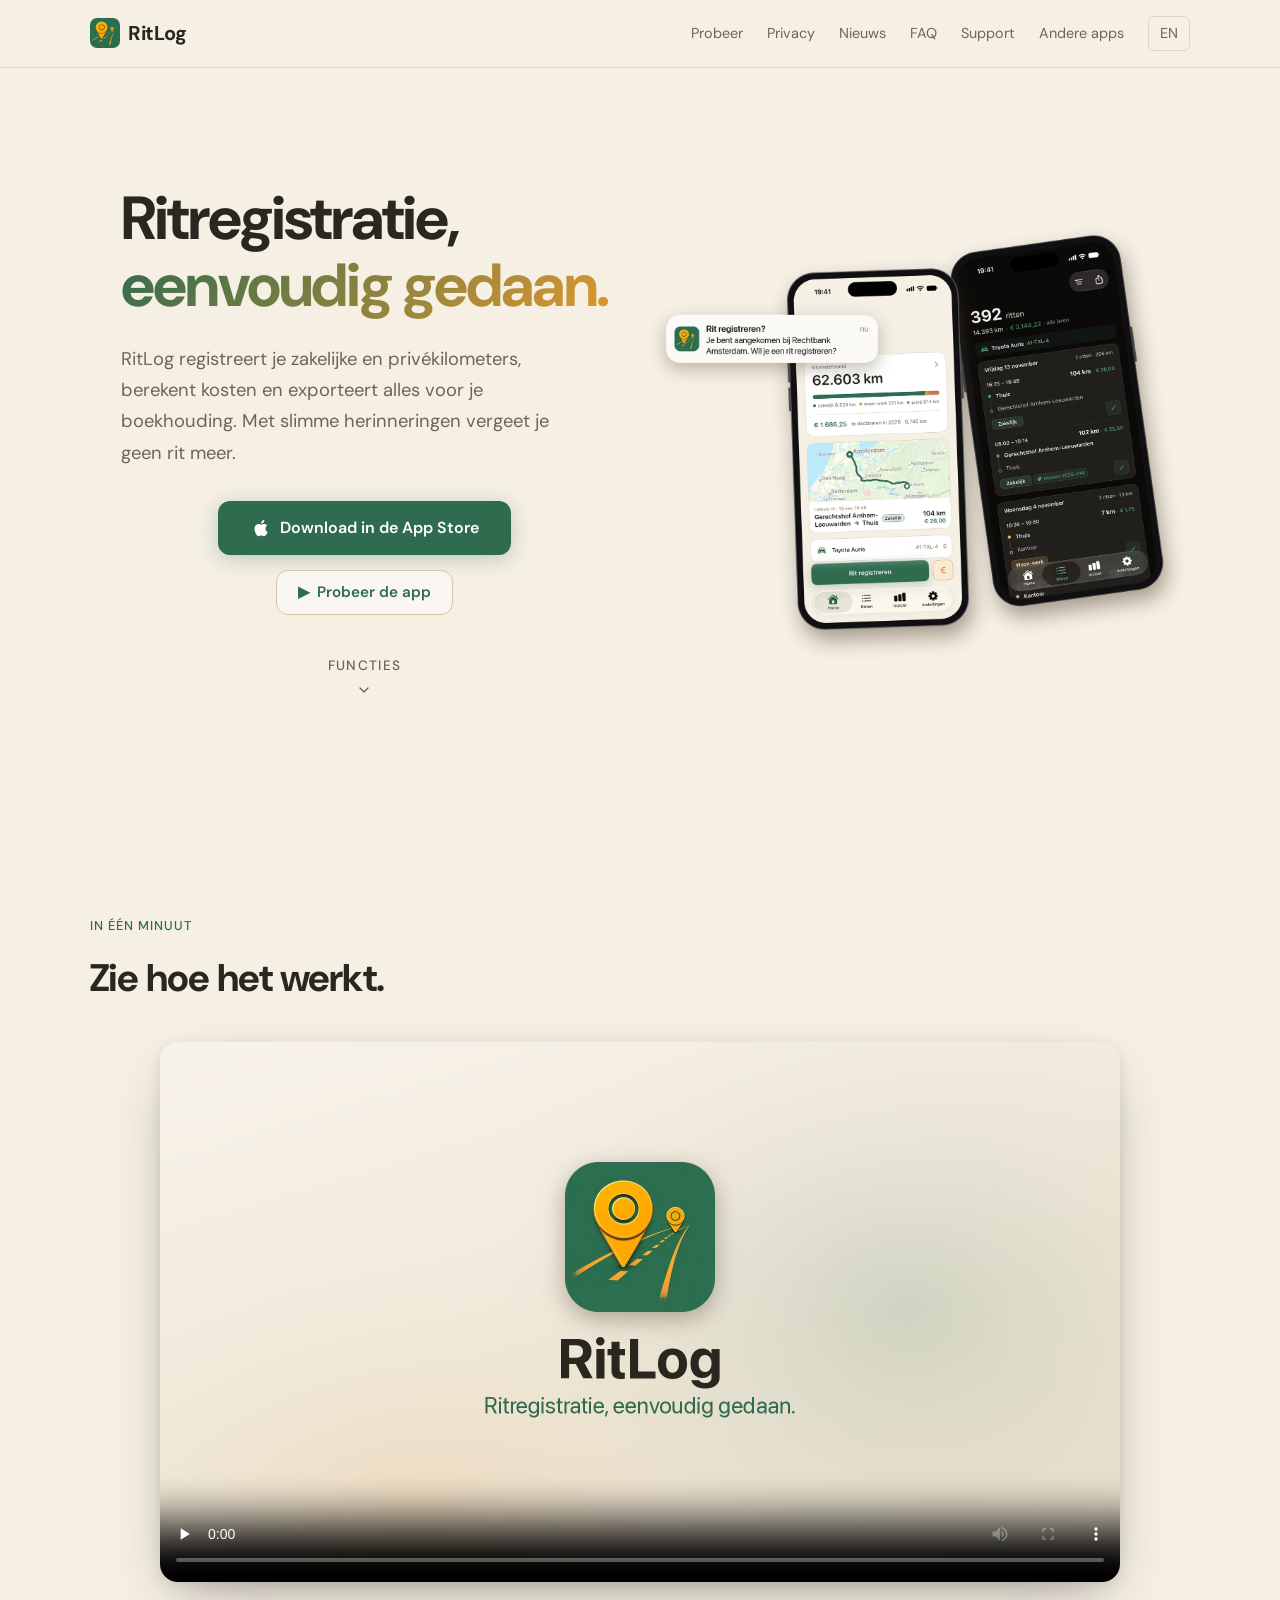
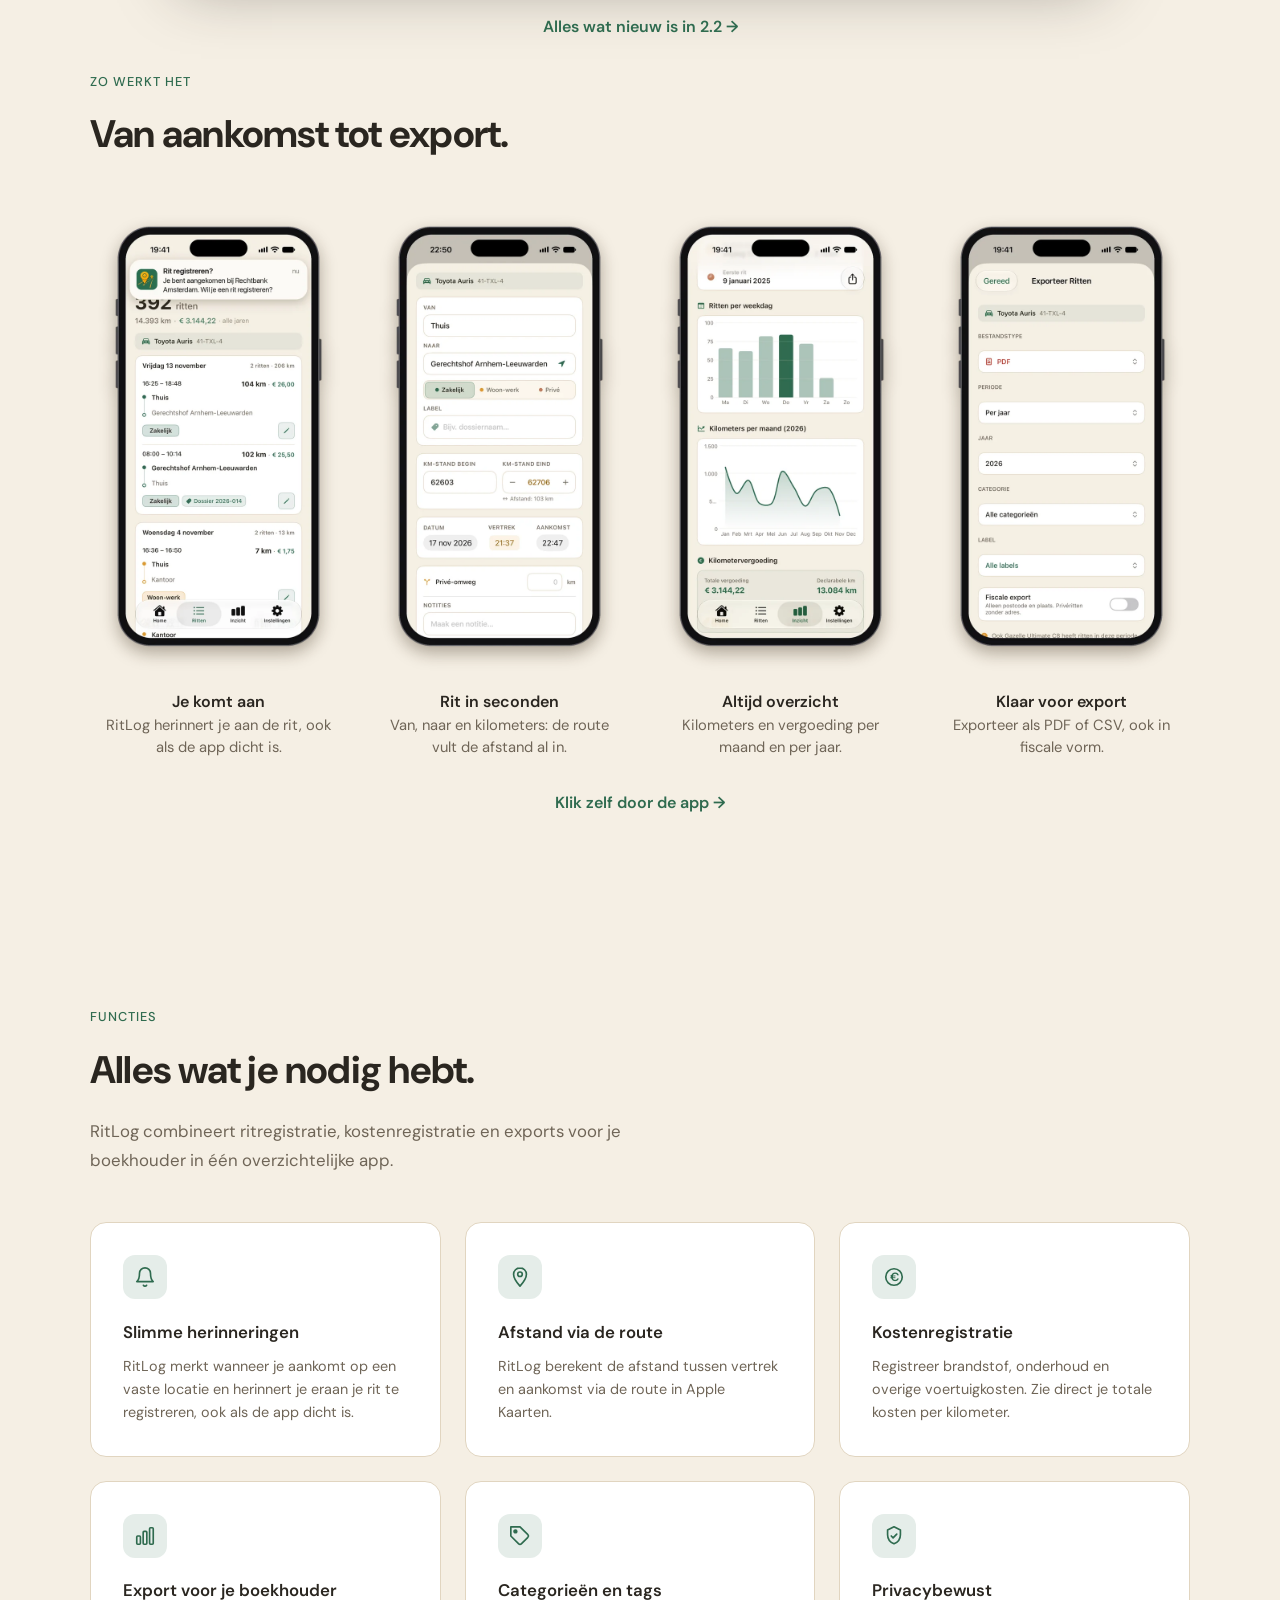
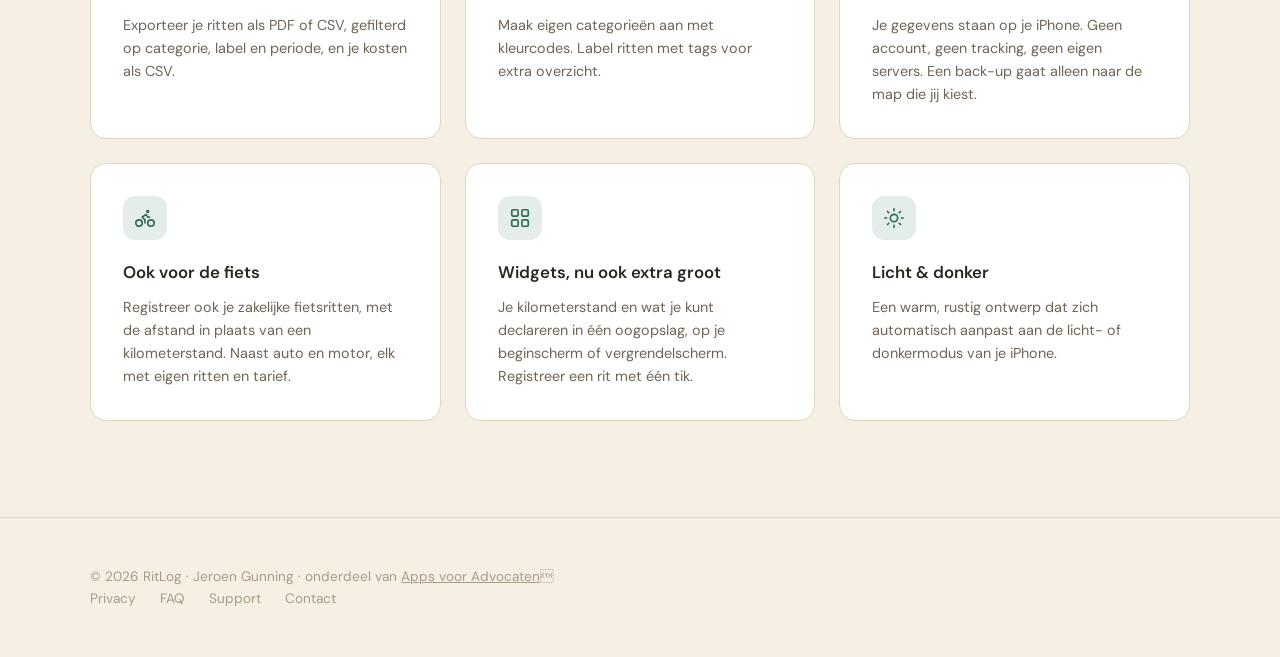
<file: index.html>
<!DOCTYPE html>
<html lang="nl">
<head>
  <meta charset="UTF-8">
  <meta name="viewport" content="width=device-width, initial-scale=1.0">
  <title>RitLog — Ritregistratie voor ondernemers</title>
  <meta name="description" content="RitLog is de slimme iOS-app voor ritregistratie. Automatische herinneringen, GPS-afstandsberekening, kostenregistratie en fiscale export voor ondernemers.">
  <meta name="theme-color" content="#f5efe4">
  <link rel="canonical" href="https://ritlog.com">
  <link rel="alternate" hreflang="nl" href="https://ritlog.com/">
  <link rel="alternate" hreflang="en" href="https://ritlog.com/en/">
  <link rel="alternate" hreflang="x-default" href="https://ritlog.com/">
  <link rel="icon" type="image/png" href="/icon.png?v=3">
  <link rel="apple-touch-icon" href="/apple-touch-icon.png?v=3">
  <link rel="preconnect" href="https://fonts.googleapis.com">
  <link rel="preconnect" href="https://fonts.gstatic.com" crossorigin>
  <link href="https://fonts.googleapis.com/css2?family=DM+Sans:ital,opsz,wght@0,9..40,300;0,9..40,400;0,9..40,500;0,9..40,600;0,9..40,700&family=JetBrains+Mono:wght@400&display=swap" rel="stylesheet">
  <style>
    *,*::before,*::after{margin:0;padding:0;box-sizing:border-box}
    :root{--bg:#f5efe4;--card:#ffffff;--card-h:#fbf6ec;--brd:#e1d5c0;--brd-g:#d4c5a8;--t1:#2a2620;--t2:#6f6557;--t3:#a89c88;--acc:#2f6b4f;--acc-g:rgba(47,107,79,0.28);--acc-s:rgba(47,107,79,0.12);--green:#2f6b4f;--pink:#c07b5b;--blue:#2f6b4f;--amber:#e0982f}
    html{scroll-behavior:smooth}
    body{font-family:'DM Sans',-apple-system,BlinkMacSystemFont,sans-serif;background:var(--bg);color:var(--t1);line-height:1.6;-webkit-font-smoothing:antialiased;overflow-x:hidden}
    @keyframes dr{0%,100%{transform:translate(0,0)}50%{transform:translate(40px,20px)}}
    nav{position:fixed;top:0;left:0;right:0;z-index:100;padding:1rem 2rem;background:rgba(245,239,228,0.85);backdrop-filter:blur(20px);-webkit-backdrop-filter:blur(20px);border-bottom:1px solid var(--brd)}
    .ni{max-width:1100px;margin:0 auto;display:flex;align-items:center;justify-content:space-between}
    .nl{font-size:1.25rem;font-weight:700;letter-spacing:-0.02em;color:var(--t1);text-decoration:none;display:flex;align-items:center;gap:0.5rem;cursor:pointer}
    .li{width:32px;height:32px;background:linear-gradient(135deg,var(--acc),var(--amber));border-radius:8px;display:flex;align-items:center;justify-content:center;font-size:0.85rem}
    .nk{display:flex;gap:1.5rem;align-items:center}
    .nk a{color:var(--t2);text-decoration:none;font-size:0.9rem;font-weight:400;transition:color 0.2s;cursor:pointer}
    .nk a:hover{color:var(--t1)}
    .lb{color:var(--t3);font-size:0.8rem;cursor:pointer;padding:0.3rem 0.7rem;border:1px solid var(--brd);border-radius:6px;transition:all 0.2s;background:transparent;font-family:inherit}
    .lb:hover{color:var(--t2);border-color:var(--brd-g)}
    section{padding:6rem 2rem}.con{max-width:1100px;margin:0 auto}
    .hero{min-height:100vh;display:flex;align-items:center;padding-top:5rem}
    .hc{display:grid;grid-template-columns:1fr 1fr;gap:4rem;align-items:center}
    .ht{max-width:540px}

    .hero h1{font-size:clamp(2.5rem,5vw,3.8rem);font-weight:700;letter-spacing:-0.03em;line-height:1.1;margin-bottom:1.5rem}
    .hero h1 span{background:linear-gradient(135deg,var(--acc),var(--amber));-webkit-background-clip:text;-webkit-text-fill-color:transparent;background-clip:text}
    .hero p{font-size:1.15rem;color:var(--t2);line-height:1.7;margin-bottom:2rem;max-width:460px}
    .cta{display:inline-flex;align-items:center;gap:0.6rem;padding:0.9rem 2rem;background:var(--blue);color:white;text-decoration:none;border-radius:12px;font-weight:600;font-size:1rem;transition:all 0.3s ease;box-shadow:0 4px 20px rgba(47,107,79,0.28)}
    .cta2{display:inline-flex;align-items:center;gap:0.45rem;margin-top:0.9rem;padding:0.6rem 1.3rem;color:var(--acc);font-weight:600;font-size:0.95rem;text-decoration:none;border:1px solid var(--brd-g);border-radius:12px;background:rgba(255,255,255,0.55);transition:border-color 0.2s,transform 0.2s}
    .cta2:hover{border-color:var(--acc);transform:translateY(-1px)}
    .gal-more{text-align:center;margin-top:2rem}
    .gal-more a{color:var(--acc);font-weight:600;text-decoration:none}
    .gal-more a:hover{text-decoration:underline}
    .cta:hover{transform:translateY(-2px);box-shadow:0 8px 30px rgba(47,107,79,0.32)}
    .hv{display:flex;justify-content:center;align-items:center}
    .pm{width:280px;height:560px;background:linear-gradient(145deg,#3a352e,#211f1c);border-radius:40px;border:2px solid var(--brd-g);padding:12px;position:relative;box-shadow:0 20px 60px rgba(0,0,0,0.4),0 0 0 1px rgba(255,255,255,0.08),inset 0 1px 0 rgba(255,255,255,0.08)}
    .ps{width:100%;height:100%;background:linear-gradient(180deg,#f5efe4 0%,#fbf6ec 50%,#f5efe4 100%);border-radius:30px;overflow:hidden;display:flex;flex-direction:column;padding:2.5rem 1.2rem 1.2rem}
    .pn{position:absolute;top:12px;left:50%;transform:translateX(-50%);width:100px;height:28px;background:#000;border-radius:0 0 16px 16px;z-index:2}
    .mh{text-align:center;margin-bottom:1.2rem}.mh h3{font-size:1.1rem;font-weight:600;margin-bottom:0.2rem}.mh p{font-size:0.65rem;color:var(--t3)}
    .msr{display:grid;grid-template-columns:1fr 1fr;gap:0.5rem;margin-bottom:0.8rem}
    .ms{background:var(--card);border:1px solid var(--brd);border-radius:12px;padding:0.7rem;text-align:center}
    .ms .v{font-size:1.1rem;font-weight:700;color:var(--acc)}.ms .l{font-size:0.55rem;color:var(--t3);text-transform:uppercase;letter-spacing:0.05em}
    .mt{background:var(--card);border:1px solid var(--brd);border-radius:12px;padding:0.7rem;margin-bottom:0.5rem}
    .mr{display:flex;align-items:center;gap:0.5rem;margin-bottom:0.3rem}
    .md{width:6px;height:6px;border-radius:50%;background:var(--green);flex-shrink:0}.md.ho{background:transparent;border:1.5px solid var(--pink)}
    .mn{font-size:0.72rem;font-weight:500}.mm{font-size:0.58rem;color:var(--t3);padding-left:1rem}
    .tb{margin-top:auto;display:flex;justify-content:space-around;padding:0.6rem 0 0.2rem;border-top:1px solid var(--brd)}
    .ta{font-size:0.5rem;color:var(--t3);text-align:center}.ta.ac{color:var(--acc)}
    .ti{width:18px;height:18px;margin:0 auto 2px;border-radius:4px;background:var(--brd)}.ta.ac .ti{background:var(--acc-s)}
    .fg{display:grid;grid-template-columns:repeat(3,1fr);gap:1.5rem;margin-top:3rem}
    .fc{background:var(--card);border:1px solid var(--brd);border-radius:16px;padding:2rem;transition:all 0.3s ease}
    .fc:hover{background:var(--card-h);border-color:var(--brd-g);transform:translateY(-2px)}
    .fi{width:44px;height:44px;border-radius:12px;background:var(--acc-s);display:flex;align-items:center;justify-content:center;font-size:1.3rem;margin-bottom:1.2rem}
    .fc h3{font-size:1.05rem;font-weight:600;margin-bottom:0.6rem}.fc p{font-size:0.9rem;color:var(--t2);line-height:1.6}
    .sl{font-size:0.8rem;font-weight:500;color:var(--acc);text-transform:uppercase;letter-spacing:0.08em;margin-bottom:0.75rem}
    .st{font-size:clamp(1.8rem,3vw,2.4rem);font-weight:700;letter-spacing:-0.02em;margin-bottom:1rem}
    .sd{font-size:1.05rem;color:var(--t2);max-width:600px;line-height:1.7}
    .stp{display:grid;grid-template-columns:repeat(3,1fr);gap:2rem;margin-top:3rem}
    .sp{text-align:center;padding:2rem}
    .sn{font-family:'JetBrains Mono',monospace;font-size:3rem;font-weight:400;color:var(--acc);opacity:0.3;margin-bottom:1rem}
    .sp h3{font-size:1.1rem;font-weight:600;margin-bottom:0.5rem}.sp p{font-size:0.9rem;color:var(--t2);line-height:1.6}
    .lp{padding-top:8rem}.lc{max-width:720px;margin:0 auto}
    .lc h1{font-size:2rem;font-weight:700;margin-bottom:0.5rem;letter-spacing:-0.02em}
    .lc .lu{font-size:0.85rem;color:var(--t3);margin-bottom:2.5rem}
    .lc h2{font-size:1.2rem;font-weight:600;margin-top:2.5rem;margin-bottom:0.75rem}
    .lc h3{font-size:1.05rem;font-weight:600;margin-top:1.5rem;margin-bottom:0.5rem;color:var(--t1)}
    .lc p,.lc li{font-size:0.95rem;color:var(--t2);line-height:1.75;margin-bottom:0.75rem}
    .lc ul{list-style:none;padding-left:0}.lc ul li::before{content:'—';color:var(--acc);margin-right:0.6rem}
    .lc a{color:var(--acc);text-decoration:none;cursor:pointer}.lc a:hover{text-decoration:underline}
    .sc{background:var(--card);border:1px solid var(--brd);border-radius:16px;padding:2.5rem;max-width:600px;margin-top:2rem}
    .sc a{color:var(--acc);text-decoration:none;font-weight:500}.sc a:hover{text-decoration:underline}
    footer{padding:3rem 2rem;border-top:1px solid var(--brd)}
    .fti{max-width:1100px;margin:0 auto;display:flex;justify-content:space-between;align-items:center}
    .ftl{font-size:0.85rem;color:var(--t3)}
    .fk{display:flex;gap:1.5rem}.fk a{font-size:0.85rem;color:var(--t3);text-decoration:none;transition:color 0.2s;cursor:pointer}.fk a:hover{color:var(--t2)}
    .pg{display:none}.pg.ac{display:block}
    .faq-section{margin-top:1.5rem}
    .faq-section h2{font-size:1.1rem;font-weight:600;margin-top:2rem;margin-bottom:0.5rem;color:var(--acc);padding-bottom:0.3rem;border-bottom:1px solid var(--brd)}
    .faq-item{border-bottom:1px solid var(--brd)}
    .faq-q{display:flex;justify-content:space-between;align-items:center;padding:0.9rem 0;cursor:pointer;font-size:0.95rem;font-weight:500;color:var(--t1);gap:1rem}
    .faq-q:hover{color:var(--acc)}
    .faq-q::after{content:'+';font-size:1.2rem;color:var(--t3);flex-shrink:0;transition:transform 0.2s}
    .faq-item.open .faq-q::after{content:'−'}
    .faq-a{max-height:0;overflow:hidden;transition:max-height 0.3s ease}
    .faq-item.open .faq-a{max-height:500px}
    .faq-a p{font-size:0.9rem;color:var(--t2);line-height:1.7;padding:0 0 0.9rem 0;margin:0}
    .cta-wrap{display:flex;flex-direction:column;align-items:center}
    .scroll-hint{display:flex;flex-direction:column;align-items:center;gap:0.3rem;margin-top:2.5rem;cursor:pointer;animation:hintFade 2.5s ease-in-out infinite;color:var(--t2);transition:color 0.2s}
    .scroll-hint:hover{color:var(--t2)}
    .scroll-hint-text{font-size:0.85rem;font-weight:500;letter-spacing:0.1em;text-transform:uppercase}
    .scroll-hint-arrow{animation:bounce 2s ease-in-out infinite}
    @keyframes hintFade{0%,100%{opacity:0.5}50%{opacity:1}}
    @keyframes bounce{0%,100%{transform:translateY(0)}50%{transform:translateY(4px)}}
    /* Hero: twee iPhones; het scherm van de voorste wisselt rustig (geen beweging bij 'Verminder beweging') */
    .hero-shot{position:relative;width:100%;max-width:720px;aspect-ratio:1600/1227;margin:0 auto}
    @media(min-width:1200px){.hero-shot{width:116%;margin:0 -8%}}
    .hero-shot img{position:absolute;inset:0;width:100%;height:100%;display:block}
    .hero-shot .hs2,.hero-shot .hs3{opacity:0;animation:hsfade 15s ease-in-out infinite}
    .hero-shot .hs2{animation-delay:5s}
    .hero-shot .hs3{animation-delay:10s}
    @keyframes hsfade{0%,27%{opacity:0}33%,61%{opacity:1}67%,100%{opacity:0}}
    @media(prefers-reduced-motion:reduce){.hero-shot .hs2,.hero-shot .hs3{animation:none;opacity:0}}
    /* Zo werkt het */
    .gal-sec{padding-top:1rem}
    .vid-sec{padding-top:1rem;padding-bottom:1rem}
    .vid-wrap{max-width:960px;margin:2rem auto 0;border-radius:18px;overflow:hidden;box-shadow:0 24px 60px -20px rgba(42,38,32,.4),0 4px 14px rgba(42,38,32,.1);background:#ece4d6;aspect-ratio:16/9}
    .vid-wrap video{width:100%;height:100%;display:block}
    .gal{display:grid;grid-template-columns:repeat(4,1fr);gap:1.5rem;margin-top:2.5rem}
    .gal figure{margin:0;text-align:center}
    .gal img{width:100%;height:auto;display:block;transition:transform .3s ease}
    .gal figure:hover img{transform:translateY(-6px)}
    .gal figcaption{font-size:.92rem;color:var(--t2);margin-top:.2rem;line-height:1.45;padding:0 .4rem}
    .gal figcaption b{display:block;color:var(--t1);font-weight:600;font-size:1rem;margin-bottom:.15rem}
    @media(max-width:900px){.gal{display:flex;overflow-x:auto;scroll-snap-type:x mandatory;gap:1rem;padding-bottom:1rem}.gal figure{flex:0 0 62%;scroll-snap-align:center}}
    @media(max-width:768px){.hc{grid-template-columns:1fr;gap:3rem;text-align:center}.hero p{margin-left:auto;margin-right:auto}.fg{grid-template-columns:1fr}.stp{grid-template-columns:1fr;gap:1rem}.nk{gap:1rem}.nk a{font-size:0.8rem}.fti{flex-direction:column;gap:1rem;text-align:center}section{padding:4rem 1.5rem}}
    @media(max-width:480px){.nk{gap:0.7rem}}
  </style>
<style id="nav-mobile">@media(max-width:600px){nav{padding:0.7rem 1rem}.ni{flex-direction:column;gap:0.45rem}.nk{flex-wrap:wrap;justify-content:center;gap:0.35rem 0.9rem}.nk a{white-space:nowrap;font-size:0.82rem}.hero{padding-top:9.5rem}.lp{padding-top:9.5rem}}</style>
</head>
<body>

<nav><div class="ni">
  <a class="nl" href="/"><img src="icon.png" alt="" style="width:30px;height:30px;border-radius:7px"><span>RitLog</span></a>
  <div class="nk">
    <a href="/probeer/">Probeer</a>
    <a href="/privacy.html">Privacy</a>
    <a href="/nieuws.html">Nieuws</a><a href="/faq.html">FAQ</a>
    <a href="/support.html">Support</a>
    <a href="https://appsvooradvocaten.nl">Andere apps</a>
    <a class="lb" href="/en/">EN</a>
  </div>
</div></nav>

<!-- HOME -->
<div id="page-home" class="pg ac">
<section class="hero"><div class="con"><div class="hc">
  <div class="ht">
    <h1 id="i-h1">Ritregistratie,<br><span>eenvoudig gedaan.</span></h1>
    <p id="i-hp">RitLog registreert je zakelijke en privékilometers, berekent kosten en exporteert alles voor je boekhouding. Met slimme herinneringen vergeet je geen rit meer.</p>
    <div class="cta-wrap"><a href="https://apps.apple.com/nl/app/ritlog/id6759204586" class="cta">
      <svg width="20" height="20" viewBox="0 0 20 20" fill="currentColor"><path d="M15.48 10.62c-.02-2.03 1.66-3.01 1.74-3.06-0.95-1.39-2.43-1.58-2.95-1.6-1.26-.13-2.45.74-3.09.74-.64 0-1.62-.72-2.66-.7-1.37.02-2.63.8-3.34 2.02-1.42 2.47-.36 6.13 1.02 8.14.68.98 1.48 2.08 2.54 2.04 1.02-.04 1.4-.66 2.63-.66 1.23 0 1.58.66 2.65.64 1.1-.02 1.79-.99 2.46-1.98.78-1.13 1.09-2.23 1.11-2.29-.02-.01-2.13-.82-2.15-3.25zM13.46 4.51c.56-.68.94-1.63.84-2.57-.81.03-1.79.54-2.37 1.22-.52.6-.98 1.56-.86 2.48.91.07 1.83-.46 2.39-1.13z"/></svg>
      <span id="i-cta">Download in de App Store</span>
    </a>
    <a href="/probeer/" class="cta2"><span aria-hidden="true">▶</span> Probeer de app</a>
    <div class="scroll-hint" onclick="document.getElementById('features').scrollIntoView({behavior:'smooth'})">
      <span class="scroll-hint-text">Functies</span>
      <svg class="scroll-hint-arrow" width="16" height="16" viewBox="0 0 24 24" fill="none" stroke="currentColor" stroke-width="2" stroke-linecap="round" stroke-linejoin="round"><path d="M6 9l6 6 6-6"/></svg>
    </div></div>
  </div>
  <div class="hv">
    <div class="hero-shot" role="img" aria-label="RitLog op twee iPhones: het overzicht met de laatste rit, de rittenlijst in donker en een herinnering om een rit te registreren">
      <img class="hs1" src="beelden/hero-nl-1.webp" alt="" width="1600" height="1227" fetchpriority="high">
      <img class="hs2" src="beelden/hero-nl-2.webp" alt="" width="1600" height="1227" loading="lazy">
      <img class="hs3" src="beelden/hero-nl-3.webp" alt="" width="1600" height="1227" loading="lazy">
    </div>
  </div>
</div>
</div></section>

<section class="vid-sec" id="video"><div class="con">
  <div class="sl">In één minuut</div>
  <h2 class="st">Zie hoe het werkt.</h2>
  <div class="vid-wrap"><video controls playsinline preload="none" poster="/beelden/ritlog-promo.jpg" aria-label="Video: zo werkt RitLog (1 minuut, met ondertiteling)">
    <source src="/beelden/ritlog-promo.mp4" type="video/mp4">
  </video></div>
  <p class="gal-more"><a href="/nieuws.html">Alles wat nieuw is in 2.2 →</a></p>
</div></section>

<section class="gal-sec" id="zo-werkt-het"><div class="con">
  <div class="sl">Zo werkt het</div>
  <h2 class="st">Van aankomst tot export.</h2>
  <div class="gal">
    <figure><img src="beelden/stap-nl-1-melding.webp" alt="Herinnering bij aankomst" width="640" height="1198" loading="lazy"><figcaption><b>Je komt aan</b>RitLog herinnert je aan de rit, ook als de app dicht is.</figcaption></figure>
    <figure><img src="beelden/stap-nl-2-rit.webp" alt="Rit registreren" width="640" height="1198" loading="lazy"><figcaption><b>Rit in seconden</b>Van, naar en kilometers: de route vult de afstand al in.</figcaption></figure>
    <figure><img src="beelden/stap-nl-3-inzicht.webp" alt="Inzicht" width="640" height="1198" loading="lazy"><figcaption><b>Altijd overzicht</b>Kilometers en vergoeding per maand en per jaar.</figcaption></figure>
    <figure><img src="beelden/stap-nl-4-export.webp" alt="Exporteren" width="640" height="1198" loading="lazy"><figcaption><b>Klaar voor export</b>Exporteer als PDF of CSV, ook in fiscale vorm.</figcaption></figure>
  </div>
  <p class="gal-more"><a href="/probeer/">Klik zelf door de app →</a></p>
</div></section>

<section id="features"><div class="con">
  <div class="sl" id="i-fl">Functies</div>
  <h2 class="st" id="i-ft">Alles wat je nodig hebt.</h2>
  <p class="sd" id="i-fd">RitLog combineert ritregistratie, kostenregistratie en exports voor je boekhouder in één overzichtelijke app.</p>
  <div class="fg">
    <div class="fc"><div class="fi"><svg width="22" height="22" viewBox="0 0 24 24" fill="none" stroke="#2f6b4f" stroke-width="1.8" stroke-linecap="round" stroke-linejoin="round"><path d="M18 8A6 6 0 006 8c0 7-3 9-3 9h18s-3-2-3-9"/><path d="M13.73 21a2 2 0 01-3.46 0"/></svg></div><h3 id="i-f1t">Slimme herinneringen</h3><p id="i-f1d">RitLog merkt wanneer je aankomt op een vaste locatie en herinnert je eraan je rit te registreren, ook als de app dicht is.</p></div>
    <div class="fc"><div class="fi"><svg width="22" height="22" viewBox="0 0 24 24" fill="none" stroke="#2f6b4f" stroke-width="1.8" stroke-linecap="round" stroke-linejoin="round"><path d="M12 2C8.13 2 5 5.13 5 9c0 5.25 7 13 7 13s7-7.75 7-13c0-3.87-3.13-7-7-7z"/><circle cx="12" cy="9" r="2.5"/></svg></div><h3 id="i-f2t">Afstand via de route</h3><p id="i-f2d">RitLog berekent de afstand tussen vertrek en aankomst via de route in Apple Kaarten.</p></div>
    <div class="fc"><div class="fi"><svg width="22" height="22" viewBox="0 0 24 24" fill="none" stroke="#2f6b4f" stroke-width="1.8" stroke-linecap="round" stroke-linejoin="round"><circle cx="12" cy="12" r="9"/><text x="12" y="16.5" text-anchor="middle" font-family="DM Sans, sans-serif" font-size="13" font-weight="600" fill="#2f6b4f" stroke="none">€</text></svg></div><h3 id="i-f3t">Kostenregistratie</h3><p id="i-f3d">Registreer brandstof, onderhoud en overige voertuigkosten. Zie direct je totale kosten per kilometer.</p></div>
    <div class="fc"><div class="fi"><svg width="22" height="22" viewBox="0 0 24 24" fill="none" stroke="#2f6b4f" stroke-width="1.8" stroke-linecap="round" stroke-linejoin="round"><rect x="3" y="12" width="4" height="9" rx="1"/><rect x="10" y="7" width="4" height="14" rx="1"/><rect x="17" y="3" width="4" height="18" rx="1"/></svg></div><h3 id="i-f4t">Export voor je boekhouder</h3><p id="i-f4d">Exporteer je ritten als PDF of CSV, gefilterd op categorie, label en periode, en je kosten als CSV.</p></div>
    <div class="fc"><div class="fi"><svg width="22" height="22" viewBox="0 0 24 24" fill="none" stroke="#2f6b4f" stroke-width="1.8" stroke-linecap="round" stroke-linejoin="round"><path d="M20.59 13.41l-7.17 7.17a2 2 0 01-2.83 0L2 12V2h10l8.59 8.59a2 2 0 010 2.82z"/><circle cx="7" cy="7" r="1.5" fill="#2f6b4f"/></svg></div><h3 id="i-f5t">Categorieën en tags</h3><p id="i-f5d">Maak eigen categorieën aan met kleurcodes. Label ritten met tags voor extra overzicht.</p></div>
    <div class="fc"><div class="fi"><svg width="22" height="22" viewBox="0 0 24 24" fill="none" stroke="#2f6b4f" stroke-width="1.8" stroke-linecap="round" stroke-linejoin="round"><path d="M12 2l7 3.5v5c0 5-3.5 8.5-7 10-3.5-1.5-7-5-7-10v-5L12 2z"/><path d="M9 12l2 2 4-4"/></svg></div><h3 id="i-f6t">Privacybewust</h3><p id="i-f6d">Je gegevens staan op je iPhone. Geen account, geen tracking, geen eigen servers. Een back-up gaat alleen naar de map die jij kiest.</p></div><div class="fc"><div class="fi"><svg width="22" height="22" viewBox="0 0 24 24" fill="none" stroke="#2f6b4f" stroke-width="1.8" stroke-linecap="round" stroke-linejoin="round"><circle cx="18.5" cy="17.5" r="3.5"/><circle cx="5.5" cy="17.5" r="3.5"/><circle cx="15" cy="5" r="1"/><path d="M12 17.5V14l-3-3 4-3 2 3h2"/></svg></div><h3 id="i-f7t">Ook voor de fiets</h3><p id="i-f7d">Registreer ook je zakelijke fietsritten, met de afstand in plaats van een kilometerstand. Naast auto en motor, elk met eigen ritten en tarief.</p></div><div class="fc"><div class="fi"><svg width="22" height="22" viewBox="0 0 24 24" fill="none" stroke="#2f6b4f" stroke-width="1.8" stroke-linecap="round" stroke-linejoin="round"><rect x="3" y="3" width="7" height="7" rx="1.5"/><rect x="14" y="3" width="7" height="7" rx="1.5"/><rect x="3" y="14" width="7" height="7" rx="1.5"/><rect x="14" y="14" width="7" height="7" rx="1.5"/></svg></div><h3 id="i-f8t">Widgets, nu ook extra groot</h3><p id="i-f8d">Je kilometerstand en wat je kunt declareren in één oogopslag, op je beginscherm of vergrendelscherm. Registreer een rit met één tik.</p></div><div class="fc"><div class="fi"><svg width="22" height="22" viewBox="0 0 24 24" fill="none" stroke="#2f6b4f" stroke-width="1.8" stroke-linecap="round" stroke-linejoin="round"><circle cx="12" cy="12" r="4"/><path d="M12 2v2M12 20v2M4.9 4.9l1.4 1.4M17.7 17.7l1.4 1.4M2 12h2M20 12h2M4.9 19.1l1.4-1.4M17.7 6.3l1.4-1.4"/></svg></div><h3 id="i-f9t">Licht &amp; donker</h3><p id="i-f9d">Een warm, rustig ontwerp dat zich automatisch aanpast aan de licht- of donkermodus van je iPhone.</p></div>
  </div>
</div></section>

</div>

<!-- PRIVACY -->
<div id="page-privacy" class="pg">
<section class="lp"><div class="con"><div class="lc" id="priv-content"><h1>Privacybeleid RitLog</h1><p class="lu">Laatst bijgewerkt: 11 april 2026</p><h2>Inleiding</h2><p>RitLog is een iOS-app voor ritregistratie en voertuigkostenbeheer. Wij hechten veel waarde aan de privacy van onze gebruikers. Dit privacybeleid beschrijft welke gegevens de app verwerkt en hoe daarmee wordt omgegaan.</p><h2>Welke gegevens verwerkt RitLog?</h2><p>RitLog verwerkt de volgende gegevens die u zelf invoert:</p><ul><li>Ritgegevens (datum, vertrek- en aankomstlocatie, afstand, categorie)</li><li>Voertuiggegevens (merk, kenteken, kilometerstand)</li><li>Brandstof- en overige voertuigkosten</li><li>Opgeslagen locaties (naam, adres, optioneel coördinaten)</li></ul><h2>Locatiegegevens</h2><p>RitLog kan met uw toestemming gebruikmaken van locatievoorzieningen op uw apparaat voor:</p><ul><li><strong>Afstand via de route</strong> tussen vertrek- en aankomstlocatie</li><li><strong>Locatiesuggesties</strong> bij het registreren van een rit</li><li><strong>Aankomstmeldingen</strong> (geofencing) om u te herinneren een rit te registreren</li></ul><p>Locatiegegevens worden uitsluitend lokaal op uw apparaat verwerkt en worden niet naar externe servers verzonden.</p><h2>Bewegingsgegevens</h2><p>RitLog kan met uw toestemming gebruikmaken van bewegingssensoren (CoreMotion) om te bepalen of u zich per auto, fiets of te voet verplaatst. Dit wordt uitsluitend gebruikt om onnodige herinneringen te voorkomen bij niet-autoverkeer. Deze gegevens worden niet opgeslagen en niet gedeeld.</p><h2>Waar worden uw gegevens opgeslagen?</h2><p>Alle gegevens worden <strong>uitsluitend lokaal op uw apparaat</strong> opgeslagen. RitLog beschikt niet over servers en verstuurt geen gegevens naar externe partijen.</p><h2>Export en backup</h2><p>RitLog biedt de mogelijkheid om uw gegevens te exporteren als CSV- of PDF-bestand. U kiest zelf waar u deze bestanden opslaat (bijvoorbeeld in iCloud, per e-mail, of een andere opslagdienst naar keuze). RitLog heeft geen toegang tot of controle over de locatie waar u uw exports opslaat.</p><h2>Gegevens van derden</h2><p>RitLog maakt geen gebruik van:</p><ul><li>Analytische diensten of tracking</li><li>Advertentienetwerken</li><li>Externe inlogdiensten</li><li>Servers of clouddiensten van RitLog</li></ul><h2>Contactgegevens importeren</h2><p>RitLog biedt de optie om adresgegevens uit uw contacten te importeren als locatie. Dit gebeurt uitsluitend lokaal op uw apparaat. Contactgegevens worden niet gekopieerd, opgeslagen buiten de app, of gedeeld met derden.</p><h2>Uw rechten</h2><p>Omdat alle gegevens lokaal op uw apparaat staan, heeft u volledige controle:</p><ul><li>U kunt al uw gegevens inzien binnen de app</li><li>U kunt gegevens bewerken of verwijderen</li><li>Het verwijderen van de app verwijdert alle gegevens permanent</li></ul><h2>Kinderen</h2><p>RitLog is niet gericht op kinderen onder de 16 jaar en verzamelt niet bewust gegevens van kinderen.</p><h2>Wijzigingen</h2><p>Dit privacybeleid kan worden bijgewerkt. Wijzigingen worden op deze pagina gepubliceerd met een aangepaste datum.</p><h2>Contact</h2><p>Heeft u vragen over dit privacybeleid? Neem contact met ons op via:<br><strong>E-mail:</strong> <a href="mailto:support@ritlog.com">support@ritlog.com</a><br><strong>Website:</strong> <a href="https://ritlog.com">ritlog.com</a></p></div></div></section>
</div>

<!-- FAQ -->
<div id="page-faq" class="pg">
<section class="lp"><div class="con"><div class="lc" id="faq-content"><h1>Veelgestelde vragen</h1><p class="lu">RitLog — Alles wat je wilt weten</p><div class="faq-section"><h2>Ritten</h2><div class="faq-item" onclick="this.classList.toggle('open')"><div class="faq-q">Hoe registreer ik een rit?</div><div class="faq-a"><p>Tik op de knop "Rit registreren" onderaan het scherm. Vul de vertrek- en aankomstlocatie, afstand en categorie in. RitLog vult waar mogelijk automatisch gegevens aan op basis van eerdere ritten.</p></div></div><div class="faq-item" onclick="this.classList.toggle('open')"><div class="faq-q">Kan ik een eerder ingevoerde rit nog aanpassen?</div><div class="faq-a"><p>Ja. Tik op een rit in het overzicht om deze te bewerken. Je kunt alle gegevens wijzigen, inclusief locaties, afstand, categorie en rijtijden.</p></div></div><div class="faq-item" onclick="this.classList.toggle('open')"><div class="faq-q">Wat zijn categorieën en hoe gebruik ik ze?</div><div class="faq-a"><p>Met categorieën geef je aan of een rit zakelijk of privé is, of een andere door jou gekozen categorie. Je kunt categorieën zelf aanmaken, een naam geven en een kleur toewijzen. Dit maakt het eenvoudig om je ritten te filteren en te exporteren.</p></div></div><div class="faq-item" onclick="this.classList.toggle('open')"><div class="faq-q">Wat doet de automatische categorie-suggestie?</div><div class="faq-a"><p>RitLog leert van je ritgeschiedenis. Als je dezelfde route vaker met dezelfde categorie rijdt, wordt die categorie automatisch voorgesteld bij een nieuwe rit op dezelfde route.</p></div></div><div class="faq-item" onclick="this.classList.toggle('open')"><div class="faq-q">Wat betekent de oranje waarschuwing op een ritkaart?</div><div class="faq-a"><p>Dit geeft aan dat de kilometerstand van deze rit niet aansluit op de vorige rit. Zo kun je eenvoudig ontbrekende ritten opsporen.</p></div></div><div class="faq-item" onclick="this.classList.toggle('open')"><div class="faq-q">Hoe werken de rijtijden?</div><div class="faq-a"><p>Je kunt een vertrek- en aankomsttijd invullen bij een rit. Als je de aankomsttijd aanpast, wordt de vertrektijd automatisch mee berekend op basis van de geschatte reistijd, en andersom.</p></div></div><div class="faq-item" onclick="this.classList.toggle('open')"><div class="faq-q">Kan ik ritten filteren op categorie of periode?</div><div class="faq-a"><p>Ja. In het rittenoverzicht kun je filteren op categorie en tijdperiode. De filters worden automatisch gereset als je naar een ander tabblad wisselt.</p></div></div></div><div class="faq-section"><h2>Locaties</h2><div class="faq-item" onclick="this.classList.toggle('open')"><div class="faq-q">Hoe voeg ik een locatie toe?</div><div class="faq-a"><p>Ga naar Locaties in de instellingen en tik op de plusknop. Je kunt een naam, adres en categorie invullen. RitLog gebruikt deze locaties om ritten sneller in te vullen.</p></div></div><div class="faq-item" onclick="this.classList.toggle('open')"><div class="faq-q">Kan ik locaties importeren uit mijn contactenlijst?</div><div class="faq-a"><p>Ja. Via de importfunctie kun je adressen uit je contactenlijst overnemen als locatie in RitLog.</p></div></div><div class="faq-item" onclick="this.classList.toggle('open')"><div class="faq-q">Waarvoor dienen locatiecategorieën?</div><div class="faq-a"><p>Locatiecategorieën helpen je locaties te ordenen (bijv. "Klant", "Kantoor"). Ze worden ook gebruikt voor automatische suggesties bij het registreren van ritten.</p></div></div></div><div class="faq-section"><h2>Ritregistratie-herinneringen</h2><div class="faq-item" onclick="this.classList.toggle('open')"><div class="faq-q">Wat zijn ritregistratie-herinneringen?</div><div class="faq-a"><p>RitLog kan je een herinnering sturen om een rit te registreren wanneer je aankomt bij of vertrekt van een opgeslagen locatie. Dit werkt automatisch op de achtergrond.</p></div></div><div class="faq-item" onclick="this.classList.toggle('open')"><div class="faq-q">Hoe betrouwbaar zijn de herinneringen?</div><div class="faq-a"><p>De herinneringen werken op basis van je GPS-locatie. Omdat GPS niet altijd 100% nauwkeurig is, kan het voorkomen dat je een herinnering ontvangt terwijl je alleen langsrijdt, of juist geen herinnering krijgt bij aankomst. In de praktijk werkt het in de meeste gevallen goed, maar het is niet foutloos.</p></div></div><div class="faq-item" onclick="this.classList.toggle('open')"><div class="faq-q">Krijg ik een herinnering als ik fiets of loop?</div><div class="faq-a"><p>Nee. RitLog probeert te detecteren of je fietst of loopt en stuurt in dat geval geen herinnering. Dit werkt in de meeste situaties, maar is niet altijd gegarandeerd.</p></div></div><div class="faq-item" onclick="this.classList.toggle('open')"><div class="faq-q">Hoe vaak krijg ik een herinnering voor dezelfde locatie?</div><div class="faq-a"><p>Maximaal een keer per 12 uur per locatie. Als je al een rit hebt geregistreerd voor die locatie, krijg je geen herinnering meer.</p></div></div></div><div class="faq-section"><h2>Kosten</h2><div class="faq-item" onclick="this.classList.toggle('open')"><div class="faq-q">Welke kosten kan ik registreren?</div><div class="faq-a"><p>Je kunt tankbeurten (of laadbeurten voor elektrische auto's) en overige voertuigkosten registreren. Bij overige kosten kun je zelf een label kiezen, zoals "Verzekering", "Onderhoud" of "Wegenbelasting".</p></div></div><div class="faq-item" onclick="this.classList.toggle('open')"><div class="faq-q">Hoe registreer ik een tankbeurt?</div><div class="faq-a"><p>Tik op de euroknop onderaan het scherm en kies "Tanken". Vul het bedrag en de datum in. Bij een elektrische auto wordt de optie "Volledig getankt" automatisch verborgen.</p></div></div><div class="faq-item" onclick="this.classList.toggle('open')"><div class="faq-q">Kan ik kosten achteraf bewerken of verwijderen?</div><div class="faq-a"><p>Ja. Ga naar het kostenoverzicht (bereikbaar via de kostenregel op het startscherm). Tik op een kostenregel om te bewerken, of veeg naar links om te verwijderen.</p></div></div><div class="faq-item" onclick="this.classList.toggle('open')"><div class="faq-q">Kan ik kiezen welke kosten ik in het overzicht zie?</div><div class="faq-a"><p>Ja. In de instellingen kun je kiezen of je alle kosten wilt zien, of alleen tankbeurten/laadbeurten. Dit werkt door in het startscherm, de statistieken en de PDF-export.</p></div></div></div><div class="faq-section"><h2>Kilometerstand</h2><div class="faq-item" onclick="this.classList.toggle('open')"><div class="faq-q">Hoe werkt de kilometerstandregistratie?</div><div class="faq-a"><p>Bij elke rit kun je de kilometerstand invullen. RitLog geeft automatisch een suggestie op basis van je vorige rit. Als de stand niet aansluit, krijg je een waarschuwing.</p></div></div><div class="faq-item" onclick="this.classList.toggle('open')"><div class="faq-q">Moet ik de kilometerstand altijd invullen?</div><div class="faq-a"><p>Nee, het is optioneel. Maar het helpt bij een nauwkeurige administratie en maakt het makkelijker om ontbrekende ritten te signaleren.</p></div></div></div><div class="faq-section"><h2>Kilometervergoeding</h2><div class="faq-item" onclick="this.classList.toggle('open')"><div class="faq-q">Hoe werkt de kilometervergoeding?</div><div class="faq-a"><p>Je stelt een tarief per kilometer in via de instellingen. RitLog berekent automatisch de vergoeding per rit en toont het totaal in de statistieken en exports.</p></div></div></div><div class="faq-section"><h2>Werkschema</h2><div class="faq-item" onclick="this.classList.toggle('open')"><div class="faq-q">Wat doet het werkschema?</div><div class="faq-a"><p>Je kunt je werkdagen en -tijden instellen. RitLog gebruikt dit om automatisch een categorie voor te stellen bij nieuwe ritten. Rijd je tijdens werktijd, dan wordt bijvoorbeeld "Zakelijk" voorgesteld.</p></div></div></div><div class="faq-section"><h2>Statistieken</h2><div class="faq-item" onclick="this.classList.toggle('open')"><div class="faq-q">Welke statistieken biedt RitLog?</div><div class="faq-a"><p>Het statistiekenscherm toont een overzicht met verdeling per categorie (inclusief aantal ritten), hoogtepunten, ritten per weekdag, kilometers per maand, kilometervergoeding en voertuigkosten. De weergave past zich aan op basis van je kosteninstelling.</p></div></div></div><div class="faq-section"><h2>Export en backup</h2><div class="faq-item" onclick="this.classList.toggle('open')"><div class="faq-q">In welke formaten kan ik exporteren?</div><div class="faq-a"><p>Je kunt je ritten exporteren als CSV-bestand (voor spreadsheets) of als PDF-rapport. De PDF komt exact overeen met wat je in de statistieken ziet.</p></div></div><div class="faq-item" onclick="this.classList.toggle('open')"><div class="faq-q">Kan ik filteren wat ik exporteer?</div><div class="faq-a"><p>Ja. Bij het exporteren kun je filteren op categorie, periode en labels. Zo exporteer je precies de gegevens die je nodig hebt, bijvoorbeeld voor je boekhouder.</p></div></div><div class="faq-item" onclick="this.classList.toggle('open')"><div class="faq-q">Hoe werkt de automatische backup?</div><div class="faq-a"><p>RitLog maakt elk kwartaal automatisch een backup van je ritten als CSV-bestand. Dit bestand wordt bewaard op je apparaat.</p></div></div><div class="faq-item" onclick="this.classList.toggle('open')"><div class="faq-q">Kan ik een herinnering instellen om te exporteren?</div><div class="faq-a"><p>Ja. In de instellingen kun je een wekelijkse of maandelijkse herinnering instellen om je ritten te exporteren.</p></div></div></div><div class="faq-section"><h2>Voertuig</h2><div class="faq-item" onclick="this.classList.toggle('open')"><div class="faq-q">Welke voertuiggegevens kan ik invullen?</div><div class="faq-a"><p>Je kunt de naam van je voertuig, het kenteken en het brandstoftype instellen (benzine, diesel, LPG, elektrisch of hybride).</p></div></div></div><div class="faq-section"><h2>Instellingen en overig</h2><div class="faq-item" onclick="this.classList.toggle('open')"><div class="faq-q">Hoe werkt de onboarding?</div><div class="faq-a"><p>Bij het eerste gebruik doorloop je drie korte stappen: een welkomstscherm, het toevoegen van je eerste locaties, en het instellen van automatische herinneringen. Je kunt deze stappen ook overslaan.</p></div></div><div class="faq-item" onclick="this.classList.toggle('open')"><div class="faq-q">Is RitLog beschikbaar voor Android?</div><div class="faq-a"><p>Nee, RitLog is momenteel alleen beschikbaar voor iPhone (iOS).</p></div></div><div class="faq-item" onclick="this.classList.toggle('open')"><div class="faq-q">Worden mijn gegevens gedeeld met derden?</div><div class="faq-a"><p>Nee. Al je gegevens worden lokaal op je iPhone opgeslagen. Lees ons <a href="/privacy.html">privacybeleid</a> voor meer informatie.</p></div></div></div></div></div></section>
</div>

<!-- SUPPORT -->
<div id="page-support" class="pg">
<section class="lp"><div class="con"><div class="lc">
  <h1 id="i-supt">Support</h1>
  <p class="lu" id="i-subs">Hulp nodig bij RitLog? We helpen je graag.</p>
  <div class="sc">
    <h2 style="margin-top:0" id="i-supc">Contact</h2>
    <p id="i-supd">Heb je een vraag, probleem of suggestie? Stuur een e-mail naar:</p>
    <p><a href="mailto:support@ritlog.com" style="font-size:1.1rem">support@ritlog.com</a></p>
    <p id="i-supr">We streven ernaar om binnen twee werkdagen te reageren.</p>
  </div>
  <h2 id="i-supa">Zie ook</h2>
  <p><a href="/faq.html" id="i-supfl">Bekijk de veelgestelde vragen</a> — <span id="i-supfd">daar vind je antwoorden op de meest voorkomende vragen over RitLog.</span></p>
</div></div></section>
</div>

<footer><div class="fti">
  <div class="ftl">&copy; 2026 RitLog · Jeroen Gunning · onderdeel van <a href="https://appsvooradvocaten.nl" style="color:inherit;text-decoration:underline">Apps voor Advocaten</a>
  <div class="fk">
    <a href="/privacy.html">Privacy</a>
    <a href="/faq.html">FAQ</a>
    <a href="/support.html">Support</a>
    <a href="mailto:support@ritlog.com">Contact</a>
  </div>
</div></footer>

<script>
let lang='nl';

const privNL=`<h1>Privacybeleid RitLog</h1><p class="lu">Laatst bijgewerkt: 11 april 2026</p><h2>Inleiding</h2><p>RitLog is een iOS-app voor ritregistratie en voertuigkostenbeheer. Wij hechten veel waarde aan de privacy van onze gebruikers. Dit privacybeleid beschrijft welke gegevens de app verwerkt en hoe daarmee wordt omgegaan.</p><h2>Welke gegevens verwerkt RitLog?</h2><p>RitLog verwerkt de volgende gegevens die u zelf invoert:</p><ul><li>Ritgegevens (datum, vertrek- en aankomstlocatie, afstand, categorie)</li><li>Voertuiggegevens (merk, kenteken, kilometerstand)</li><li>Brandstof- en overige voertuigkosten</li><li>Opgeslagen locaties (naam, adres, optioneel coördinaten)</li></ul><h2>Locatiegegevens</h2><p>RitLog kan met uw toestemming gebruikmaken van locatievoorzieningen op uw apparaat voor:</p><ul><li><strong>Afstand via de route</strong> tussen vertrek- en aankomstlocatie</li><li><strong>Locatiesuggesties</strong> bij het registreren van een rit</li><li><strong>Aankomstmeldingen</strong> (geofencing) om u te herinneren een rit te registreren</li></ul><p>Locatiegegevens worden uitsluitend lokaal op uw apparaat verwerkt en worden niet naar externe servers verzonden.</p><h2>Bewegingsgegevens</h2><p>RitLog kan met uw toestemming gebruikmaken van bewegingssensoren (CoreMotion) om te bepalen of u zich per auto, fiets of te voet verplaatst. Dit wordt uitsluitend gebruikt om onnodige herinneringen te voorkomen bij niet-autoverkeer. Deze gegevens worden niet opgeslagen en niet gedeeld.</p><h2>Waar worden uw gegevens opgeslagen?</h2><p>Alle gegevens worden <strong>uitsluitend lokaal op uw apparaat</strong> opgeslagen. RitLog beschikt niet over servers en verstuurt geen gegevens naar externe partijen.</p><h2>Export en backup</h2><p>RitLog biedt de mogelijkheid om uw gegevens te exporteren als CSV- of PDF-bestand. U kiest zelf waar u deze bestanden opslaat (bijvoorbeeld in iCloud, per e-mail, of een andere opslagdienst naar keuze). RitLog heeft geen toegang tot of controle over de locatie waar u uw exports opslaat.</p><h2>Gegevens van derden</h2><p>RitLog maakt geen gebruik van:</p><ul><li>Analytische diensten of tracking</li><li>Advertentienetwerken</li><li>Externe inlogdiensten</li><li>Servers of clouddiensten van RitLog</li></ul><h2>Contactgegevens importeren</h2><p>RitLog biedt de optie om adresgegevens uit uw contacten te importeren als locatie. Dit gebeurt uitsluitend lokaal op uw apparaat. Contactgegevens worden niet gekopieerd, opgeslagen buiten de app, of gedeeld met derden.</p><h2>Uw rechten</h2><p>Omdat alle gegevens lokaal op uw apparaat staan, heeft u volledige controle:</p><ul><li>U kunt al uw gegevens inzien binnen de app</li><li>U kunt gegevens bewerken of verwijderen</li><li>Het verwijderen van de app verwijdert alle gegevens permanent</li></ul><h2>Kinderen</h2><p>RitLog is niet gericht op kinderen onder de 16 jaar en verzamelt niet bewust gegevens van kinderen.</p><h2>Wijzigingen</h2><p>Dit privacybeleid kan worden bijgewerkt. Wijzigingen worden op deze pagina gepubliceerd met een aangepaste datum.</p><h2>Contact</h2><p>Heeft u vragen over dit privacybeleid? Neem contact met ons op via:<br><strong>E-mail:</strong> <a href="mailto:support@ritlog.com">support@ritlog.com</a><br><strong>Website:</strong> <a href="https://ritlog.com">ritlog.com</a></p>`;

const faqNL=`<h1>Veelgestelde vragen</h1><p class="lu">RitLog — Alles wat je wilt weten</p><h2>Ritten</h2><h3>Hoe registreer ik een rit?</h3><p>Tik op de knop "Rit registreren" onderaan het scherm. Vul de vertrek- en aankomstlocatie, afstand en categorie in. RitLog vult waar mogelijk automatisch gegevens aan op basis van eerdere ritten.</p><h3>Kan ik een eerder ingevoerde rit nog aanpassen?</h3><p>Ja. Tik op een rit in het overzicht om deze te bewerken. Je kunt alle gegevens wijzigen, inclusief locaties, afstand, categorie en rijtijden.</p><h3>Wat zijn categorieën en hoe gebruik ik ze?</h3><p>Met categorieën geef je aan of een rit zakelijk of privé is, of een andere door jou gekozen categorie. Je kunt categorieën zelf aanmaken, een naam geven en een kleur toewijzen. Dit maakt het eenvoudig om je ritten te filteren en te exporteren.</p><h3>Wat doet de automatische categorie-suggestie?</h3><p>RitLog leert van je ritgeschiedenis. Als je dezelfde route vaker met dezelfde categorie rijdt, wordt die categorie automatisch voorgesteld bij een nieuwe rit op dezelfde route.</p><h3>Wat betekent de oranje waarschuwing op een ritkaart?</h3><p>Dit geeft aan dat de kilometerstand van deze rit niet aansluit op de vorige rit. Zo kun je eenvoudig ontbrekende ritten opsporen.</p><h3>Hoe werken de rijtijden?</h3><p>Je kunt een vertrek- en aankomsttijd invullen bij een rit. Als je de aankomsttijd aanpast, wordt de vertrektijd automatisch mee berekend op basis van de geschatte reistijd, en andersom.</p><h3>Kan ik ritten filteren op categorie of periode?</h3><p>Ja. In het rittenoverzicht kun je filteren op categorie en tijdperiode. De filters worden automatisch gereset als je naar een ander tabblad wisselt.</p><h2>Locaties</h2><h3>Hoe voeg ik een locatie toe?</h3><p>Ga naar Locaties in de instellingen en tik op de plusknop. Je kunt een naam, adres en categorie invullen. RitLog gebruikt deze locaties om ritten sneller in te vullen.</p><h3>Kan ik locaties importeren uit mijn contactenlijst?</h3><p>Ja. Via de importfunctie kun je adressen uit je contactenlijst overnemen als locatie in RitLog.</p><h3>Waarvoor dienen locatiecategorieën?</h3><p>Locatiecategorieën helpen je locaties te ordenen (bijv. "Klant", "Kantoor"). Ze worden ook gebruikt voor automatische suggesties bij het registreren van ritten.</p><h2>Ritregistratie-herinneringen</h2><h3>Wat zijn ritregistratie-herinneringen?</h3><p>RitLog kan je een herinnering sturen om een rit te registreren wanneer je aankomt bij of vertrekt van een opgeslagen locatie. Dit werkt automatisch op de achtergrond.</p><h3>Hoe betrouwbaar zijn de herinneringen?</h3><p>De herinneringen werken op basis van je GPS-locatie. Omdat GPS niet altijd 100% nauwkeurig is, kan het voorkomen dat je een herinnering ontvangt terwijl je alleen langsrijdt, of juist geen herinnering krijgt bij aankomst. In de praktijk werkt het in de meeste gevallen goed, maar het is niet foutloos.</p><h3>Krijg ik een herinnering als ik fiets of loop?</h3><p>Nee. RitLog probeert te detecteren of je fietst of loopt en stuurt in dat geval geen herinnering. Dit werkt in de meeste situaties, maar is niet altijd gegarandeerd.</p><h3>Hoe vaak krijg ik een herinnering voor dezelfde locatie?</h3><p>Maximaal een keer per 12 uur per locatie. Als je al een rit hebt geregistreerd voor die locatie, krijg je geen herinnering meer.</p><h2>Kosten</h2><h3>Welke kosten kan ik registreren?</h3><p>Je kunt tankbeurten (of laadbeurten voor elektrische auto's) en overige voertuigkosten registreren. Bij overige kosten kun je zelf een label kiezen, zoals "Verzekering", "Onderhoud" of "Wegenbelasting".</p><h3>Hoe registreer ik een tankbeurt?</h3><p>Tik op de euroknop onderaan het scherm en kies "Tanken". Vul het bedrag en de datum in. Bij een elektrische auto wordt de optie "Volledig getankt" automatisch verborgen.</p><h3>Kan ik kosten achteraf bewerken of verwijderen?</h3><p>Ja. Ga naar het kostenoverzicht (bereikbaar via de kostenregel op het startscherm). Tik op een kostenregel om te bewerken, of veeg naar links om te verwijderen.</p><h3>Kan ik kiezen welke kosten ik in het overzicht zie?</h3><p>Ja. In de instellingen kun je kiezen of je alle kosten wilt zien, of alleen tankbeurten/laadbeurten. Dit werkt door in het startscherm, de statistieken en de PDF-export.</p><h2>Kilometerstand</h2><h3>Hoe werkt de kilometerstandregistratie?</h3><p>Bij elke rit kun je de kilometerstand invullen. RitLog geeft automatisch een suggestie op basis van je vorige rit. Als de stand niet aansluit, krijg je een waarschuwing.</p><h3>Moet ik de kilometerstand altijd invullen?</h3><p>Nee, het is optioneel. Maar het helpt bij een nauwkeurige administratie en maakt het makkelijker om ontbrekende ritten te signaleren.</p><h2>Kilometervergoeding</h2><h3>Hoe werkt de kilometervergoeding?</h3><p>Je stelt een tarief per kilometer in via de instellingen. RitLog berekent automatisch de vergoeding per rit en toont het totaal in de statistieken en exports.</p><h2>Werkschema</h2><h3>Wat doet het werkschema?</h3><p>Je kunt je werkdagen en -tijden instellen. RitLog gebruikt dit om automatisch een categorie voor te stellen bij nieuwe ritten. Rijd je tijdens werktijd, dan wordt bijvoorbeeld "Zakelijk" voorgesteld.</p><h2>Statistieken</h2><h3>Welke statistieken biedt RitLog?</h3><p>Het statistiekenscherm toont een overzicht met verdeling per categorie (inclusief aantal ritten), hoogtepunten, ritten per weekdag, kilometers per maand, kilometervergoeding en voertuigkosten. De weergave past zich aan op basis van je kosteninstelling.</p><h2>Export en backup</h2><h3>In welke formaten kan ik exporteren?</h3><p>Je kunt je ritten exporteren als CSV-bestand (voor spreadsheets) of als PDF-rapport. De PDF komt exact overeen met wat je in de statistieken ziet.</p><h3>Kan ik filteren wat ik exporteer?</h3><p>Ja. Bij het exporteren kun je filteren op categorie, periode en labels. Zo exporteer je precies de gegevens die je nodig hebt, bijvoorbeeld voor je boekhouder.</p><h3>Hoe werkt de automatische backup?</h3><p>RitLog maakt elk kwartaal automatisch een backup van je ritten als CSV-bestand. Dit bestand wordt bewaard op je apparaat.</p><h3>Kan ik een herinnering instellen om te exporteren?</h3><p>Ja. In de instellingen kun je een wekelijkse of maandelijkse herinnering instellen om je ritten te exporteren.</p><h2>Voertuig</h2><h3>Welke voertuiggegevens kan ik invullen?</h3><p>Je kunt de naam van je voertuig, het kenteken en het brandstoftype instellen (benzine, diesel, LPG, elektrisch of hybride).</p><h3>Kan ik ook fietsritten registreren?</h3><p>Ja. Naast auto en motor ondersteunt RitLog ook de fiets als voertuig. Fietsritten worden op afstand geregistreerd in plaats van via de kilometerstand — ideaal voor zakelijke ritten op de fiets. Dit is uniek onder ritregistratie-apps.</p><h2>Widget en weergave</h2><h3>Heeft RitLog een widget?</h3><p>Ja. Je kunt een RitLog-widget op je beginscherm of toegangsscherm plaatsen, in klein, middel of groot formaat. De widget toont je kilometerstand en declarabele kilometers, en met één tik open je direct het scherm om een rit te registreren.</p><h3>Ondersteunt RitLog een lichte en donkere modus?</h3><p>Ja. RitLog heeft een warm ontwerp in zowel licht als donker. In de instellingen kies je Licht, Donker of Automatisch — die laatste volgt automatisch de modus van je iPhone.</p><h2>Instellingen en overig</h2><h3>Hoe werkt de onboarding?</h3><p>Bij het eerste gebruik doorloop je drie korte stappen: een welkomstscherm, het toevoegen van je eerste locaties, en het instellen van automatische herinneringen. Je kunt deze stappen ook overslaan.</p><h3>Is RitLog beschikbaar voor Android?</h3><p>Nee, RitLog is momenteel alleen beschikbaar voor iPhone (iOS).</p><h3>Worden mijn gegevens gedeeld met derden?</h3><p>Nee. Al je gegevens worden lokaal op je iPhone opgeslagen. Lees ons <a href="/privacy.html">privacybeleid</a> voor meer informatie.</p>`;

const tx={
  nl:{'i-h1':'Ritregistratie,<br><span>eenvoudig gedaan.</span>','i-hp':'RitLog registreert je zakelijke en privékilometers, berekent kosten en exporteert alles voor je boekhouding. Met slimme herinneringen vergeet je geen rit meer.','i-cta':'Download in de App Store','i-gl':'Bekijk de app','i-gt':'Ontworpen voor overzicht.','i-fl':'Functies','i-ft':'Alles wat je nodig hebt.','i-fd':'RitLog combineert ritregistratie, kostenregistratie en exports voor je boekhouder in één overzichtelijke app.','i-f1t':'Slimme herinneringen','i-f1d':'RitLog merkt wanneer je aankomt op een vaste locatie en herinnert je eraan je rit te registreren, ook als de app dicht is.','i-f2t':'Afstand via de route','i-f2d':'RitLog berekent de afstand tussen vertrek en aankomst via de route in Apple Kaarten.','i-f3t':'Kostenregistratie','i-f3d':'Registreer brandstof, onderhoud en overige voertuigkosten. Zie direct je totale kosten per kilometer.','i-f4t':'Export voor je boekhouder','i-f4d':'Exporteer je ritten als PDF of CSV, gefilterd op categorie, label en periode, en je kosten als CSV.','i-f5t':'Categorieën en tags','i-f5d':'Maak eigen categorieën aan met kleurcodes. Label ritten met tags voor extra overzicht.','i-f6t':'Privacybewust','i-f6d':'Je gegevens staan op je iPhone. Geen account, geen tracking, geen eigen servers. Een back-up gaat alleen naar de map die jij kiest.','i-hl':'Hoe het werkt','i-ht2':'In drie stappen klaar.','i-s1t':'Stel je locaties in','i-s1d':'Voeg je vaste adressen toe — kantoor, klanten, thuisadres. Importeer ze eventueel direct uit je contacten.','i-s2t':'Rijd en registreer','i-s2d':'Na aankomst herinnert RitLog je om de rit vast te leggen. Kies vertrek, bestemming en categorie — klaar.','i-s3t':'Exporteer en declareer','i-s3d':'Genereer een overzicht per kwartaal of jaar. Exporteer als CSV of PDF en stuur het naar je boekhouder.','i-supt':'Support','i-subs':'Hulp nodig bij RitLog? We helpen je graag.','i-supc':'Contact','i-supd':'Heb je een vraag, probleem of suggestie? Stuur een e-mail naar:','i-supr':'We streven ernaar om binnen twee werkdagen te reageren.','i-supa':'Zie ook','i-supfl':'Bekijk de veelgestelde vragen','i-supfd':'daar vind je antwoorden op de meest voorkomende vragen over RitLog.','i-f7t':'Ook voor de fiets','i-f7d':'Registreer ook je zakelijke fietsritten, met de afstand in plaats van een kilometerstand. Naast auto en motor, elk met eigen ritten en tarief.','i-f8t':'Widgets, nu ook extra groot','i-f8d':'Je kilometerstand en wat je kunt declareren in één oogopslag, op je beginscherm of vergrendelscherm. Registreer een rit met één tik.','i-f9t':'Licht & donker','i-f9d':'Een warm, rustig ontwerp dat zich automatisch aanpast aan de licht- of donkermodus van je iPhone.','nav-feat':'Functies'}
};

function applyLang(){
  const t=tx[lang];
  for(const[id,html]of Object.entries(t)){
    const el=document.getElementById(id);
    if(el)el.innerHTML=html;
  }
  document.getElementById('priv-content').innerHTML=privNL;
  document.getElementById('faq-content').innerHTML=faqNL;
  document.documentElement.lang=lang;
  makeFaqAccordion('faq-content');
}

function makeFaqAccordion(id){
  const el=document.getElementById(id);
  if(!el)return;
  const nodes=[...el.children];
  let html='';
  let title=el.querySelector('h1');
  let subtitle=el.querySelector('.lu');
  if(title)html+=title.outerHTML;
  if(subtitle)html+=subtitle.outerHTML;
  let sectionOpen=false;
  for(const n of nodes){
    if(n.tagName==='H1'||n.classList?.contains('lu'))continue;
    if(n.tagName==='H2'){
      if(sectionOpen)html+='</div>';
      html+='<div class="faq-section"><h2>'+n.innerHTML+'</h2>';
      sectionOpen=true;
    }else if(n.tagName==='H3'){
      const next=n.nextElementSibling;
      const answer=next&&next.tagName==='P'?next.innerHTML:'';
      html+='<div class="faq-item" onclick="this.classList.toggle(\'open\')"><div class="faq-q">'+n.innerHTML+'</div><div class="faq-a"><p>'+answer+'</p></div></div>';
    }
  }
  if(sectionOpen)html+='</div>';
  el.innerHTML=html;
}



function goFeatures(){
  showPage('home');
  setTimeout(function(){
    var el=document.getElementById('features');
    if(el) el.scrollIntoView({behavior:'smooth'});
  },150);
}

function showPage(p){
  document.querySelectorAll('.pg').forEach(e=>e.classList.remove('ac'));
  const t=document.getElementById('page-'+p);
  if(t)t.classList.add('ac');
  window.scrollTo({top:0,behavior:'smooth'});
  history.pushState({page:p},'',p==='home'?'/':'/'+p);
}

window.addEventListener('popstate',e=>{
  const p=e.state?.page||'home';
  document.querySelectorAll('.pg').forEach(e=>e.classList.remove('ac'));
  const t=document.getElementById('page-'+p);
  if(t)t.classList.add('ac');
  window.scrollTo({top:0});
});

document.addEventListener('DOMContentLoaded',()=>{
  applyLang();
  makeFaqAccordion('faq-content');
  // Handle direct URL paths
  var p=location.pathname.replace(/^\//,'').replace(/\/$/,'');
  // Handle 404 redirect via ?p= parameter
  var params=new URLSearchParams(location.search);
  if(params.get('p')) p=params.get('p');
  // Privacy, FAQ en support staan op eigen pagina's; oude links daarheen doorsturen.
  var sub=p.replace(/^en\//,'');
  if(['privacy','faq','support'].includes(sub)){
    location.replace('/'+sub+'.html');
  }
});
</script>
</body>
</html>
</file>
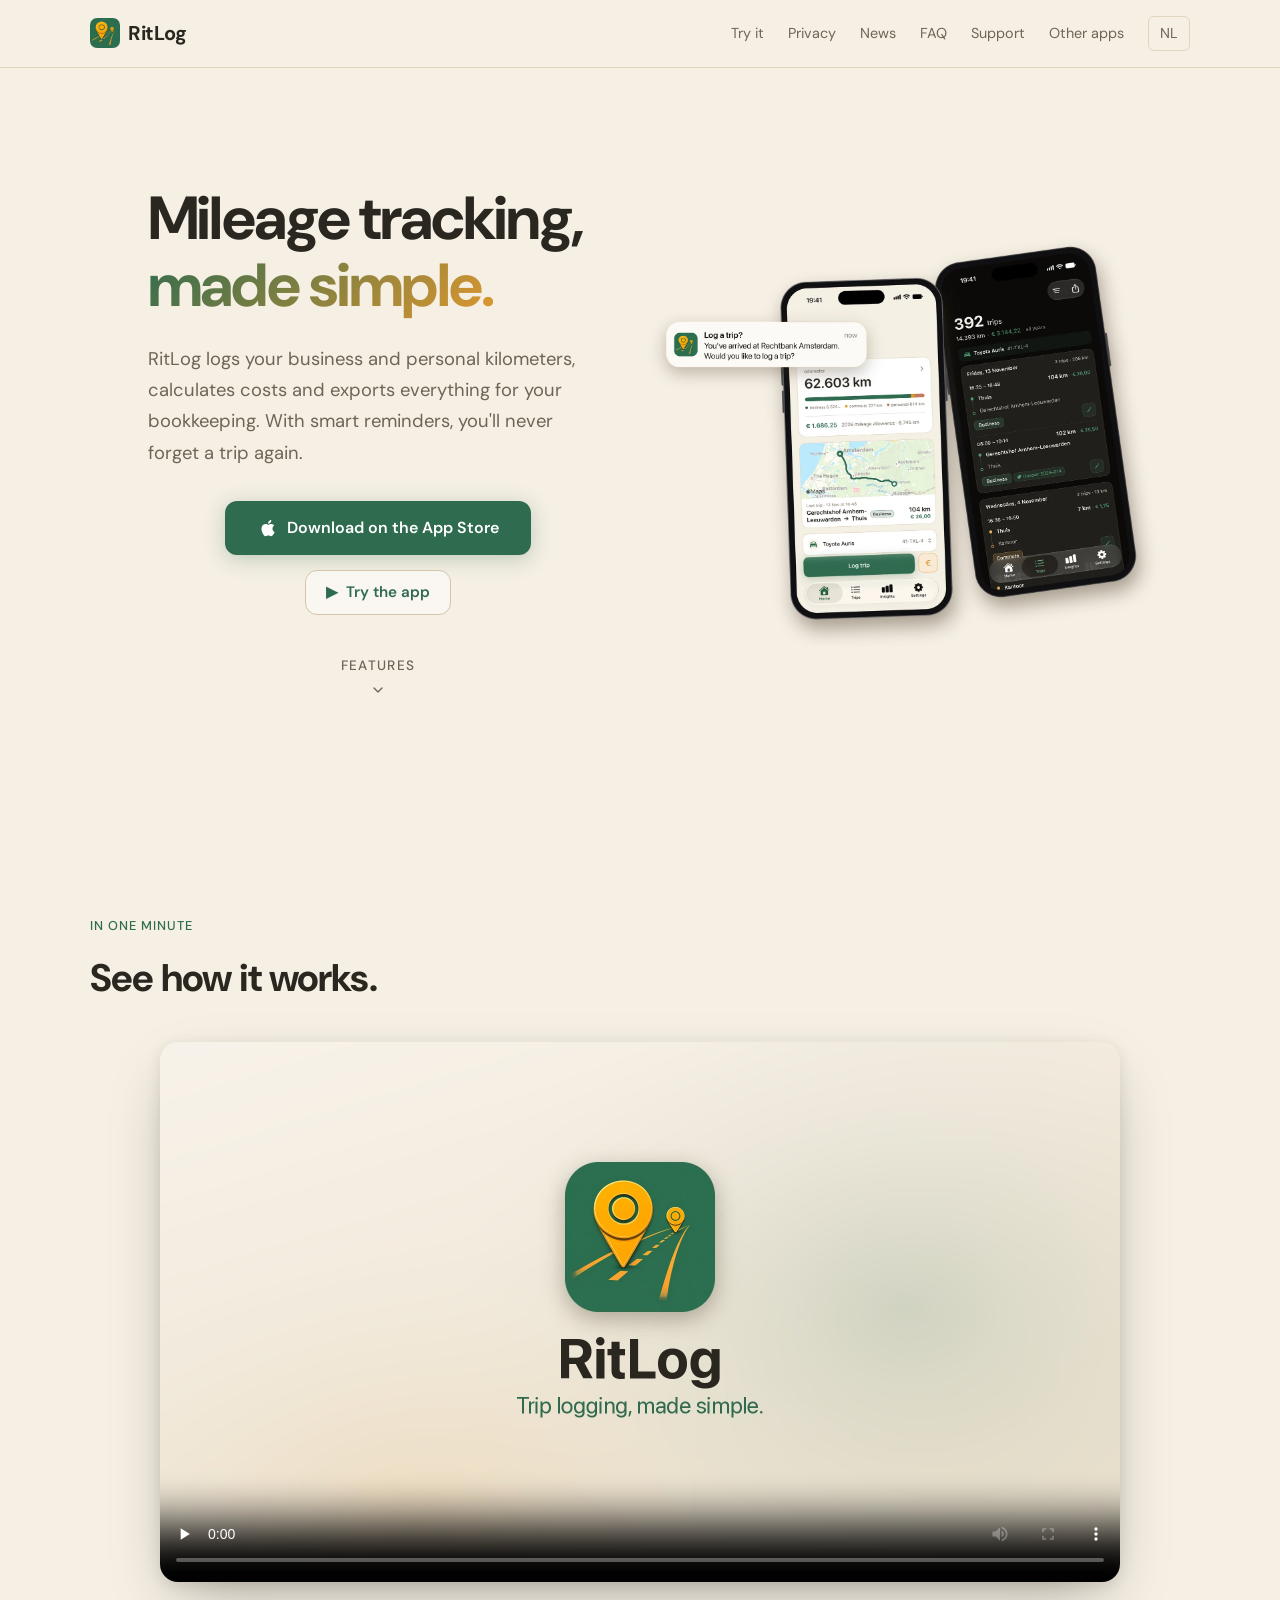
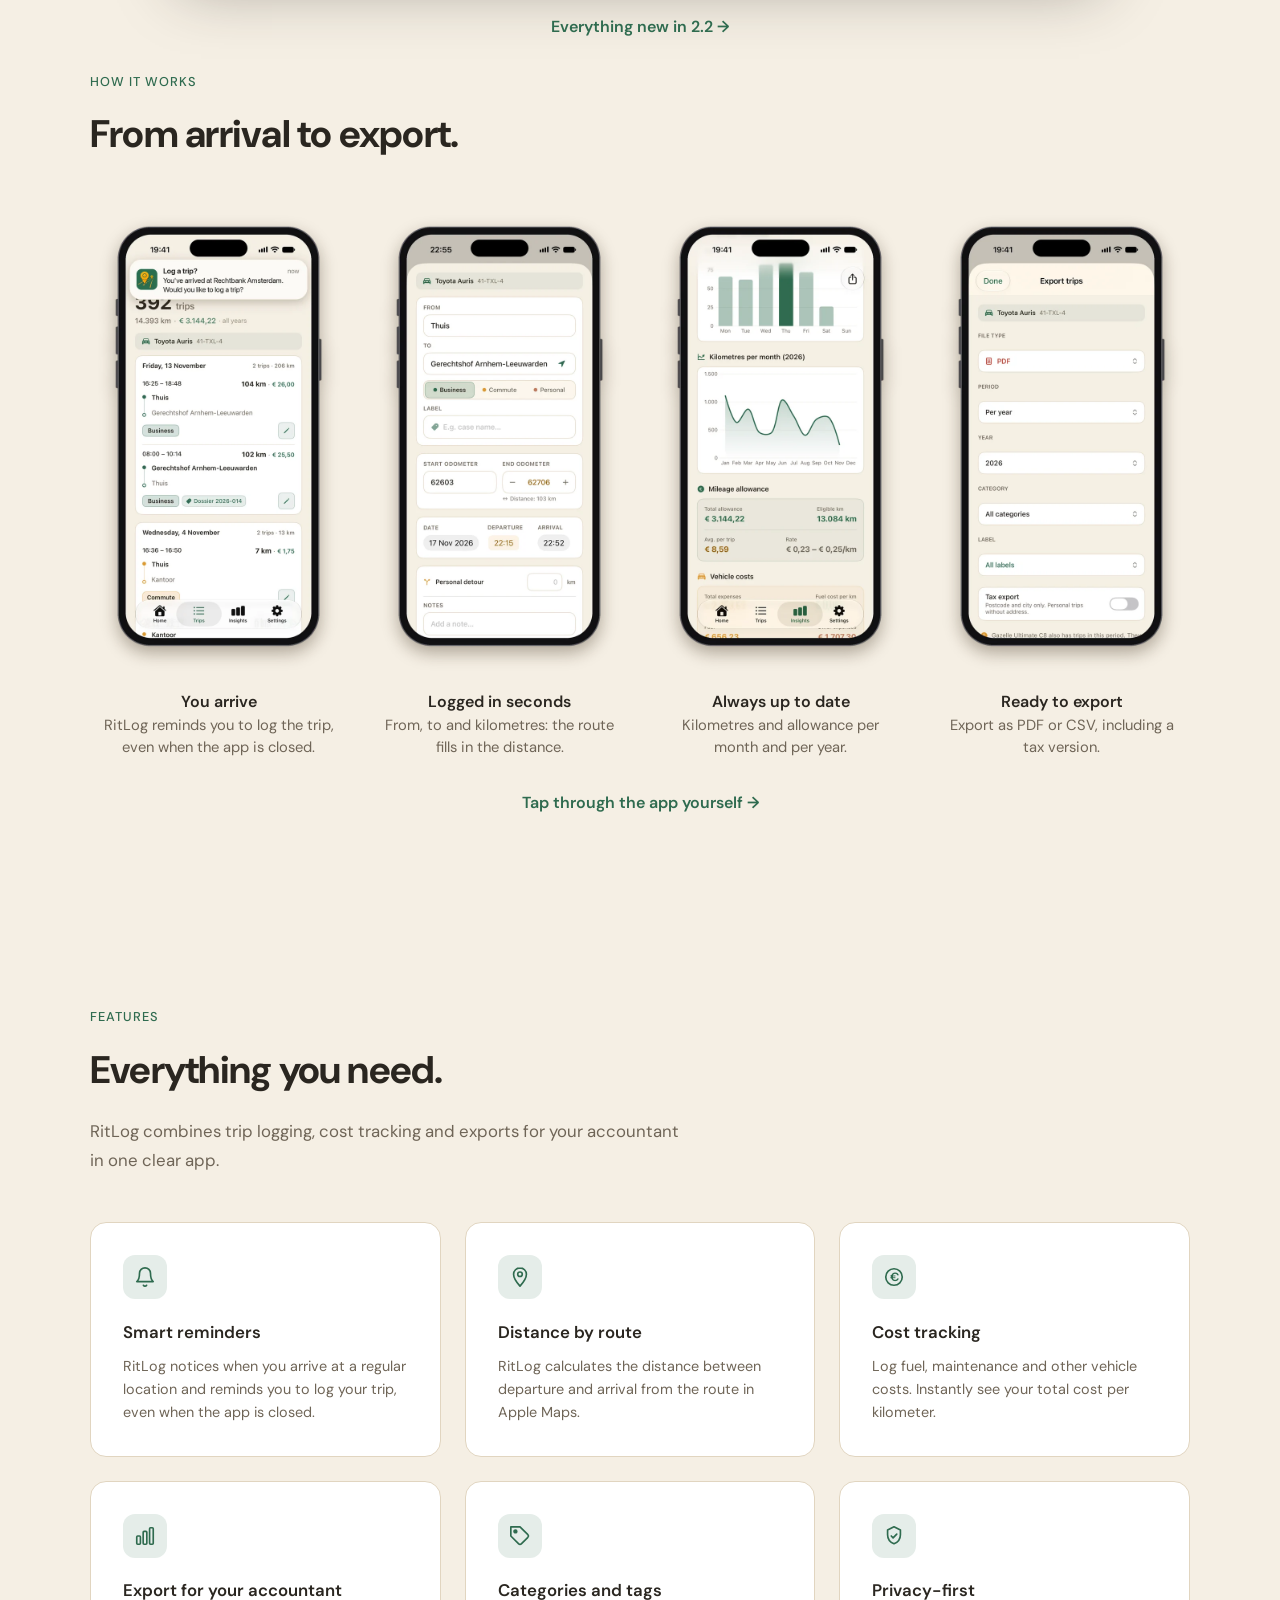
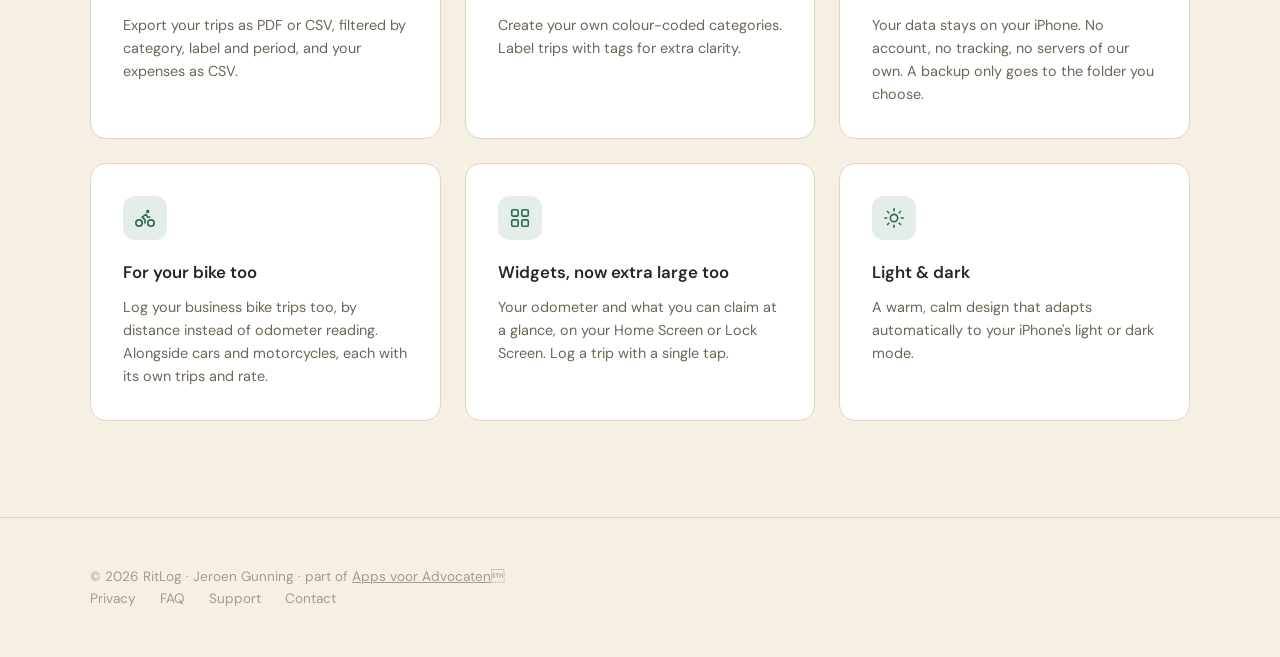
<file: en/index.html>
<!DOCTYPE html>
<html lang="en">
<head>
  <meta charset="UTF-8">
  <meta name="viewport" content="width=device-width, initial-scale=1.0">
  <title>RitLog — Mileage tracking for entrepreneurs</title>
  <meta name="description" content="RitLog is the smart iOS app for mileage tracking. Automatic reminders, GPS distance calculation, cost tracking and tax export for entrepreneurs.">
  <meta name="theme-color" content="#f5efe4">
  <link rel="canonical" href="https://ritlog.com/en/">
  <link rel="alternate" hreflang="nl" href="https://ritlog.com/">
  <link rel="alternate" hreflang="en" href="https://ritlog.com/en/">
  <link rel="alternate" hreflang="x-default" href="https://ritlog.com/">
  <link rel="icon" type="image/png" href="/icon.png?v=3">
  <link rel="apple-touch-icon" href="/apple-touch-icon.png?v=3">
  <link rel="preconnect" href="https://fonts.googleapis.com">
  <link rel="preconnect" href="https://fonts.gstatic.com" crossorigin>
  <link href="https://fonts.googleapis.com/css2?family=DM+Sans:ital,opsz,wght@0,9..40,300;0,9..40,400;0,9..40,500;0,9..40,600;0,9..40,700&family=JetBrains+Mono:wght@400&display=swap" rel="stylesheet">
  <style>
    *,*::before,*::after{margin:0;padding:0;box-sizing:border-box}
    :root{--bg:#f5efe4;--card:#ffffff;--card-h:#fbf6ec;--brd:#e1d5c0;--brd-g:#d4c5a8;--t1:#2a2620;--t2:#6f6557;--t3:#a89c88;--acc:#2f6b4f;--acc-g:rgba(47,107,79,0.28);--acc-s:rgba(47,107,79,0.12);--green:#2f6b4f;--pink:#c07b5b;--blue:#2f6b4f;--amber:#e0982f}
    html{scroll-behavior:smooth}
    body{font-family:'DM Sans',-apple-system,BlinkMacSystemFont,sans-serif;background:var(--bg);color:var(--t1);line-height:1.6;-webkit-font-smoothing:antialiased;overflow-x:hidden}
    @keyframes dr{0%,100%{transform:translate(0,0)}50%{transform:translate(40px,20px)}}
    nav{position:fixed;top:0;left:0;right:0;z-index:100;padding:1rem 2rem;background:rgba(245,239,228,0.85);backdrop-filter:blur(20px);-webkit-backdrop-filter:blur(20px);border-bottom:1px solid var(--brd)}
    .ni{max-width:1100px;margin:0 auto;display:flex;align-items:center;justify-content:space-between}
    .nl{font-size:1.25rem;font-weight:700;letter-spacing:-0.02em;color:var(--t1);text-decoration:none;display:flex;align-items:center;gap:0.5rem;cursor:pointer}
    .li{width:32px;height:32px;background:linear-gradient(135deg,var(--acc),var(--amber));border-radius:8px;display:flex;align-items:center;justify-content:center;font-size:0.85rem}
    .nk{display:flex;gap:1.5rem;align-items:center}
    .nk a{color:var(--t2);text-decoration:none;font-size:0.9rem;font-weight:400;transition:color 0.2s;cursor:pointer}
    .nk a:hover{color:var(--t1)}
    .lb{color:var(--t3);font-size:0.8rem;cursor:pointer;padding:0.3rem 0.7rem;border:1px solid var(--brd);border-radius:6px;transition:all 0.2s;background:transparent;font-family:inherit}
    .lb:hover{color:var(--t2);border-color:var(--brd-g)}
    section{padding:6rem 2rem}.con{max-width:1100px;margin:0 auto}
    .hero{min-height:100vh;display:flex;align-items:center;padding-top:5rem}
    .hc{display:grid;grid-template-columns:1fr 1fr;gap:4rem;align-items:center}
    .ht{max-width:540px}

    .hero h1{font-size:clamp(2.5rem,5vw,3.8rem);font-weight:700;letter-spacing:-0.03em;line-height:1.1;margin-bottom:1.5rem}
    .hero h1 span{background:linear-gradient(135deg,var(--acc),var(--amber));-webkit-background-clip:text;-webkit-text-fill-color:transparent;background-clip:text}
    .hero p{font-size:1.15rem;color:var(--t2);line-height:1.7;margin-bottom:2rem;max-width:460px}
    .cta{display:inline-flex;align-items:center;gap:0.6rem;padding:0.9rem 2rem;background:var(--blue);color:white;text-decoration:none;border-radius:12px;font-weight:600;font-size:1rem;transition:all 0.3s ease;box-shadow:0 4px 20px rgba(47,107,79,0.28)}
    .cta2{display:inline-flex;align-items:center;gap:0.45rem;margin-top:0.9rem;padding:0.6rem 1.3rem;color:var(--acc);font-weight:600;font-size:0.95rem;text-decoration:none;border:1px solid var(--brd-g);border-radius:12px;background:rgba(255,255,255,0.55);transition:border-color 0.2s,transform 0.2s}
    .cta2:hover{border-color:var(--acc);transform:translateY(-1px)}
    .gal-more{text-align:center;margin-top:2rem}
    .gal-more a{color:var(--acc);font-weight:600;text-decoration:none}
    .gal-more a:hover{text-decoration:underline}
    .cta:hover{transform:translateY(-2px);box-shadow:0 8px 30px rgba(47,107,79,0.32)}
    .hv{display:flex;justify-content:center;align-items:center}
    .pm{width:280px;height:560px;background:linear-gradient(145deg,#3a352e,#211f1c);border-radius:40px;border:2px solid var(--brd-g);padding:12px;position:relative;box-shadow:0 20px 60px rgba(0,0,0,0.4),0 0 0 1px rgba(255,255,255,0.08),inset 0 1px 0 rgba(255,255,255,0.08)}
    .ps{width:100%;height:100%;background:linear-gradient(180deg,#f5efe4 0%,#fbf6ec 50%,#f5efe4 100%);border-radius:30px;overflow:hidden;display:flex;flex-direction:column;padding:2.5rem 1.2rem 1.2rem}
    .pn{position:absolute;top:12px;left:50%;transform:translateX(-50%);width:100px;height:28px;background:#000;border-radius:0 0 16px 16px;z-index:2}
    .mh{text-align:center;margin-bottom:1.2rem}.mh h3{font-size:1.1rem;font-weight:600;margin-bottom:0.2rem}.mh p{font-size:0.65rem;color:var(--t3)}
    .msr{display:grid;grid-template-columns:1fr 1fr;gap:0.5rem;margin-bottom:0.8rem}
    .ms{background:var(--card);border:1px solid var(--brd);border-radius:12px;padding:0.7rem;text-align:center}
    .ms .v{font-size:1.1rem;font-weight:700;color:var(--acc)}.ms .l{font-size:0.55rem;color:var(--t3);text-transform:uppercase;letter-spacing:0.05em}
    .mt{background:var(--card);border:1px solid var(--brd);border-radius:12px;padding:0.7rem;margin-bottom:0.5rem}
    .mr{display:flex;align-items:center;gap:0.5rem;margin-bottom:0.3rem}
    .md{width:6px;height:6px;border-radius:50%;background:var(--green);flex-shrink:0}.md.ho{background:transparent;border:1.5px solid var(--pink)}
    .mn{font-size:0.72rem;font-weight:500}.mm{font-size:0.58rem;color:var(--t3);padding-left:1rem}
    .tb{margin-top:auto;display:flex;justify-content:space-around;padding:0.6rem 0 0.2rem;border-top:1px solid var(--brd)}
    .ta{font-size:0.5rem;color:var(--t3);text-align:center}.ta.ac{color:var(--acc)}
    .ti{width:18px;height:18px;margin:0 auto 2px;border-radius:4px;background:var(--brd)}.ta.ac .ti{background:var(--acc-s)}
    .fg{display:grid;grid-template-columns:repeat(3,1fr);gap:1.5rem;margin-top:3rem}
    .fc{background:var(--card);border:1px solid var(--brd);border-radius:16px;padding:2rem;transition:all 0.3s ease}
    .fc:hover{background:var(--card-h);border-color:var(--brd-g);transform:translateY(-2px)}
    .fi{width:44px;height:44px;border-radius:12px;background:var(--acc-s);display:flex;align-items:center;justify-content:center;font-size:1.3rem;margin-bottom:1.2rem}
    .fc h3{font-size:1.05rem;font-weight:600;margin-bottom:0.6rem}.fc p{font-size:0.9rem;color:var(--t2);line-height:1.6}
    .sl{font-size:0.8rem;font-weight:500;color:var(--acc);text-transform:uppercase;letter-spacing:0.08em;margin-bottom:0.75rem}
    .st{font-size:clamp(1.8rem,3vw,2.4rem);font-weight:700;letter-spacing:-0.02em;margin-bottom:1rem}
    .sd{font-size:1.05rem;color:var(--t2);max-width:600px;line-height:1.7}
    .stp{display:grid;grid-template-columns:repeat(3,1fr);gap:2rem;margin-top:3rem}
    .sp{text-align:center;padding:2rem}
    .sn{font-family:'JetBrains Mono',monospace;font-size:3rem;font-weight:400;color:var(--acc);opacity:0.3;margin-bottom:1rem}
    .sp h3{font-size:1.1rem;font-weight:600;margin-bottom:0.5rem}.sp p{font-size:0.9rem;color:var(--t2);line-height:1.6}
    .lp{padding-top:8rem}.lc{max-width:720px;margin:0 auto}
    .lc h1{font-size:2rem;font-weight:700;margin-bottom:0.5rem;letter-spacing:-0.02em}
    .lc .lu{font-size:0.85rem;color:var(--t3);margin-bottom:2.5rem}
    .lc h2{font-size:1.2rem;font-weight:600;margin-top:2.5rem;margin-bottom:0.75rem}
    .lc h3{font-size:1.05rem;font-weight:600;margin-top:1.5rem;margin-bottom:0.5rem;color:var(--t1)}
    .lc p,.lc li{font-size:0.95rem;color:var(--t2);line-height:1.75;margin-bottom:0.75rem}
    .lc ul{list-style:none;padding-left:0}.lc ul li::before{content:'—';color:var(--acc);margin-right:0.6rem}
    .lc a{color:var(--acc);text-decoration:none;cursor:pointer}.lc a:hover{text-decoration:underline}
    .sc{background:var(--card);border:1px solid var(--brd);border-radius:16px;padding:2.5rem;max-width:600px;margin-top:2rem}
    .sc a{color:var(--acc);text-decoration:none;font-weight:500}.sc a:hover{text-decoration:underline}
    footer{padding:3rem 2rem;border-top:1px solid var(--brd)}
    .fti{max-width:1100px;margin:0 auto;display:flex;justify-content:space-between;align-items:center}
    .ftl{font-size:0.85rem;color:var(--t3)}
    .fk{display:flex;gap:1.5rem}.fk a{font-size:0.85rem;color:var(--t3);text-decoration:none;transition:color 0.2s;cursor:pointer}.fk a:hover{color:var(--t2)}
    .pg{display:none}.pg.ac{display:block}
    .faq-section{margin-top:1.5rem}
    .faq-section h2{font-size:1.1rem;font-weight:600;margin-top:2rem;margin-bottom:0.5rem;color:var(--acc);padding-bottom:0.3rem;border-bottom:1px solid var(--brd)}
    .faq-item{border-bottom:1px solid var(--brd)}
    .faq-q{display:flex;justify-content:space-between;align-items:center;padding:0.9rem 0;cursor:pointer;font-size:0.95rem;font-weight:500;color:var(--t1);gap:1rem}
    .faq-q:hover{color:var(--acc)}
    .faq-q::after{content:'+';font-size:1.2rem;color:var(--t3);flex-shrink:0;transition:transform 0.2s}
    .faq-item.open .faq-q::after{content:'−'}
    .faq-a{max-height:0;overflow:hidden;transition:max-height 0.3s ease}
    .faq-item.open .faq-a{max-height:500px}
    .faq-a p{font-size:0.9rem;color:var(--t2);line-height:1.7;padding:0 0 0.9rem 0;margin:0}
    .cta-wrap{display:flex;flex-direction:column;align-items:center}
    .scroll-hint{display:flex;flex-direction:column;align-items:center;gap:0.3rem;margin-top:2.5rem;cursor:pointer;animation:hintFade 2.5s ease-in-out infinite;color:var(--t2);transition:color 0.2s}
    .scroll-hint:hover{color:var(--t2)}
    .scroll-hint-text{font-size:0.85rem;font-weight:500;letter-spacing:0.1em;text-transform:uppercase}
    .scroll-hint-arrow{animation:bounce 2s ease-in-out infinite}
    @keyframes hintFade{0%,100%{opacity:0.5}50%{opacity:1}}
    @keyframes bounce{0%,100%{transform:translateY(0)}50%{transform:translateY(4px)}}
    /* Hero: twee iPhones; het scherm van de voorste wisselt rustig (geen beweging bij 'Verminder beweging') */
    .hero-shot{position:relative;width:100%;max-width:720px;aspect-ratio:1600/1227;margin:0 auto}
    @media(min-width:1200px){.hero-shot{width:116%;margin:0 -8%}}
    .hero-shot img{position:absolute;inset:0;width:100%;height:100%;display:block}
    .hero-shot .hs2,.hero-shot .hs3{opacity:0;animation:hsfade 15s ease-in-out infinite}
    .hero-shot .hs2{animation-delay:5s}
    .hero-shot .hs3{animation-delay:10s}
    @keyframes hsfade{0%,27%{opacity:0}33%,61%{opacity:1}67%,100%{opacity:0}}
    @media(prefers-reduced-motion:reduce){.hero-shot .hs2,.hero-shot .hs3{animation:none;opacity:0}}
    /* Zo werkt het */
    .gal-sec{padding-top:1rem}
    .vid-sec{padding-top:1rem;padding-bottom:1rem}
    .vid-wrap{max-width:960px;margin:2rem auto 0;border-radius:18px;overflow:hidden;box-shadow:0 24px 60px -20px rgba(42,38,32,.4),0 4px 14px rgba(42,38,32,.1);background:#ece4d6;aspect-ratio:16/9}
    .vid-wrap video{width:100%;height:100%;display:block}
    .gal{display:grid;grid-template-columns:repeat(4,1fr);gap:1.5rem;margin-top:2.5rem}
    .gal figure{margin:0;text-align:center}
    .gal img{width:100%;height:auto;display:block;transition:transform .3s ease}
    .gal figure:hover img{transform:translateY(-6px)}
    .gal figcaption{font-size:.92rem;color:var(--t2);margin-top:.2rem;line-height:1.45;padding:0 .4rem}
    .gal figcaption b{display:block;color:var(--t1);font-weight:600;font-size:1rem;margin-bottom:.15rem}
    @media(max-width:900px){.gal{display:flex;overflow-x:auto;scroll-snap-type:x mandatory;gap:1rem;padding-bottom:1rem}.gal figure{flex:0 0 62%;scroll-snap-align:center}}
    @media(max-width:768px){.hc{grid-template-columns:1fr;gap:3rem;text-align:center}.hero p{margin-left:auto;margin-right:auto}.fg{grid-template-columns:1fr}.stp{grid-template-columns:1fr;gap:1rem}.nk{gap:1rem}.nk a{font-size:0.8rem}.fti{flex-direction:column;gap:1rem;text-align:center}section{padding:4rem 1.5rem}}
    @media(max-width:480px){.nk{gap:0.7rem}}
  </style>
<style id="nav-mobile">@media(max-width:600px){nav{padding:0.7rem 1rem}.ni{flex-direction:column;gap:0.45rem}.nk{flex-wrap:wrap;justify-content:center;gap:0.35rem 0.9rem}.nk a{white-space:nowrap;font-size:0.82rem}.hero{padding-top:9.5rem}.lp{padding-top:9.5rem}}</style>
</head>
<body>

<nav><div class="ni">
  <a class="nl" href="/en/"><img src="/icon.png" alt="" style="width:30px;height:30px;border-radius:7px"><span>RitLog</span></a>
  <div class="nk">
    <a href="/en/try/">Try it</a>
    <a href="/en/privacy.html">Privacy</a>
    <a href="/en/news.html">News</a><a href="/en/faq.html">FAQ</a>
    <a href="/en/support.html">Support</a>
    <a href="https://appsvooradvocaten.nl/en/">Other apps</a>
    <a class="lb" href="/">NL</a>
  </div>
</div></nav>

<!-- HOME -->
<div id="page-home" class="pg ac">
<section class="hero"><div class="con"><div class="hc">
  <div class="ht">
    <h1 id="i-h1">Mileage tracking,<br><span>made simple.</span></h1>
    <p id="i-hp">RitLog logs your business and personal kilometers, calculates costs and exports everything for your bookkeeping. With smart reminders, you'll never forget a trip again.</p>
    <div class="cta-wrap"><a href="https://apps.apple.com/nl/app/ritlog/id6759204586" class="cta">
      <svg width="20" height="20" viewBox="0 0 20 20" fill="currentColor"><path d="M15.48 10.62c-.02-2.03 1.66-3.01 1.74-3.06-0.95-1.39-2.43-1.58-2.95-1.6-1.26-.13-2.45.74-3.09.74-.64 0-1.62-.72-2.66-.7-1.37.02-2.63.8-3.34 2.02-1.42 2.47-.36 6.13 1.02 8.14.68.98 1.48 2.08 2.54 2.04 1.02-.04 1.4-.66 2.63-.66 1.23 0 1.58.66 2.65.64 1.1-.02 1.79-.99 2.46-1.98.78-1.13 1.09-2.23 1.11-2.29-.02-.01-2.13-.82-2.15-3.25zM13.46 4.51c.56-.68.94-1.63.84-2.57-.81.03-1.79.54-2.37 1.22-.52.6-.98 1.56-.86 2.48.91.07 1.83-.46 2.39-1.13z"/></svg>
      <span id="i-cta">Download on the App Store</span>
    </a>
    <a href="/en/try/" class="cta2"><span aria-hidden="true">▶</span> Try the app</a>
    <div class="scroll-hint" onclick="document.getElementById('features').scrollIntoView({behavior:'smooth'})">
      <span class="scroll-hint-text">Features</span>
      <svg class="scroll-hint-arrow" width="16" height="16" viewBox="0 0 24 24" fill="none" stroke="currentColor" stroke-width="2" stroke-linecap="round" stroke-linejoin="round"><path d="M6 9l6 6 6-6"/></svg>
    </div></div>
  </div>
  <div class="hv">
    <div class="hero-shot" role="img" aria-label="RitLog on two iPhones: the overview with the last trip, the trip list in dark mode and a reminder to log a trip">
      <img class="hs1" src="/beelden/hero-en-1.webp" alt="" width="1600" height="1227" fetchpriority="high">
      <img class="hs2" src="/beelden/hero-en-2.webp" alt="" width="1600" height="1227" loading="lazy">
      <img class="hs3" src="/beelden/hero-en-3.webp" alt="" width="1600" height="1227" loading="lazy">
    </div>
  </div>
</div>
</div></section>

<section class="vid-sec" id="video"><div class="con">
  <div class="sl">In one minute</div>
  <h2 class="st">See how it works.</h2>
  <div class="vid-wrap"><video controls playsinline preload="none" poster="/beelden/ritlog-promo-en.jpg" aria-label="Video: how RitLog works (1 minute, with subtitles)">
    <source src="/beelden/ritlog-promo-en.mp4" type="video/mp4">
  </video></div>
  <p class="gal-more"><a href="/en/news.html">Everything new in 2.2 →</a></p>
</div></section>

<section class="gal-sec" id="zo-werkt-het"><div class="con">
  <div class="sl">How it works</div>
  <h2 class="st">From arrival to export.</h2>
  <div class="gal">
    <figure><img src="/beelden/stap-en-1-melding.webp" alt="Reminder on arrival" width="640" height="1198" loading="lazy"><figcaption><b>You arrive</b>RitLog reminds you to log the trip, even when the app is closed.</figcaption></figure>
    <figure><img src="/beelden/stap-en-2-rit.webp" alt="Logging a trip" width="640" height="1198" loading="lazy"><figcaption><b>Logged in seconds</b>From, to and kilometres: the route fills in the distance.</figcaption></figure>
    <figure><img src="/beelden/stap-en-3-inzicht.webp" alt="Insights" width="640" height="1198" loading="lazy"><figcaption><b>Always up to date</b>Kilometres and allowance per month and per year.</figcaption></figure>
    <figure><img src="/beelden/stap-en-4-export.webp" alt="Exporting" width="640" height="1198" loading="lazy"><figcaption><b>Ready to export</b>Export as PDF or CSV, including a tax version.</figcaption></figure>
  </div>
  <p class="gal-more"><a href="/en/try/">Tap through the app yourself →</a></p>
</div></section>

<section id="features"><div class="con">
  <div class="sl" id="i-fl">Features</div>
  <h2 class="st" id="i-ft">Everything you need.</h2>
  <p class="sd" id="i-fd">RitLog combines trip logging, cost tracking and exports for your accountant in one clear app.</p>
  <div class="fg">
    <div class="fc"><div class="fi"><svg width="22" height="22" viewBox="0 0 24 24" fill="none" stroke="#2f6b4f" stroke-width="1.8" stroke-linecap="round" stroke-linejoin="round"><path d="M18 8A6 6 0 006 8c0 7-3 9-3 9h18s-3-2-3-9"/><path d="M13.73 21a2 2 0 01-3.46 0"/></svg></div><h3 id="i-f1t">Smart reminders</h3><p id="i-f1d">RitLog notices when you arrive at a regular location and reminds you to log your trip, even when the app is closed.</p></div>
    <div class="fc"><div class="fi"><svg width="22" height="22" viewBox="0 0 24 24" fill="none" stroke="#2f6b4f" stroke-width="1.8" stroke-linecap="round" stroke-linejoin="round"><path d="M12 2C8.13 2 5 5.13 5 9c0 5.25 7 13 7 13s7-7.75 7-13c0-3.87-3.13-7-7-7z"/><circle cx="12" cy="9" r="2.5"/></svg></div><h3 id="i-f2t">Distance by route</h3><p id="i-f2d">RitLog calculates the distance between departure and arrival from the route in Apple Maps.</p></div>
    <div class="fc"><div class="fi"><svg width="22" height="22" viewBox="0 0 24 24" fill="none" stroke="#2f6b4f" stroke-width="1.8" stroke-linecap="round" stroke-linejoin="round"><circle cx="12" cy="12" r="9"/><text x="12" y="16.5" text-anchor="middle" font-family="DM Sans, sans-serif" font-size="13" font-weight="600" fill="#2f6b4f" stroke="none">€</text></svg></div><h3 id="i-f3t">Cost tracking</h3><p id="i-f3d">Log fuel, maintenance and other vehicle costs. Instantly see your total cost per kilometer.</p></div>
    <div class="fc"><div class="fi"><svg width="22" height="22" viewBox="0 0 24 24" fill="none" stroke="#2f6b4f" stroke-width="1.8" stroke-linecap="round" stroke-linejoin="round"><rect x="3" y="12" width="4" height="9" rx="1"/><rect x="10" y="7" width="4" height="14" rx="1"/><rect x="17" y="3" width="4" height="18" rx="1"/></svg></div><h3 id="i-f4t">Export for your accountant</h3><p id="i-f4d">Export your trips as PDF or CSV, filtered by category, label and period, and your expenses as CSV.</p></div>
    <div class="fc"><div class="fi"><svg width="22" height="22" viewBox="0 0 24 24" fill="none" stroke="#2f6b4f" stroke-width="1.8" stroke-linecap="round" stroke-linejoin="round"><path d="M20.59 13.41l-7.17 7.17a2 2 0 01-2.83 0L2 12V2h10l8.59 8.59a2 2 0 010 2.82z"/><circle cx="7" cy="7" r="1.5" fill="#2f6b4f"/></svg></div><h3 id="i-f5t">Categories and tags</h3><p id="i-f5d">Create your own colour-coded categories. Label trips with tags for extra clarity.</p></div>
    <div class="fc"><div class="fi"><svg width="22" height="22" viewBox="0 0 24 24" fill="none" stroke="#2f6b4f" stroke-width="1.8" stroke-linecap="round" stroke-linejoin="round"><path d="M12 2l7 3.5v5c0 5-3.5 8.5-7 10-3.5-1.5-7-5-7-10v-5L12 2z"/><path d="M9 12l2 2 4-4"/></svg></div><h3 id="i-f6t">Privacy-first</h3><p id="i-f6d">Your data stays on your iPhone. No account, no tracking, no servers of our own. A backup only goes to the folder you choose.</p></div><div class="fc"><div class="fi"><svg width="22" height="22" viewBox="0 0 24 24" fill="none" stroke="#2f6b4f" stroke-width="1.8" stroke-linecap="round" stroke-linejoin="round"><circle cx="18.5" cy="17.5" r="3.5"/><circle cx="5.5" cy="17.5" r="3.5"/><circle cx="15" cy="5" r="1"/><path d="M12 17.5V14l-3-3 4-3 2 3h2"/></svg></div><h3 id="i-f7t">For your bike too</h3><p id="i-f7d">Log your business bike trips too, by distance instead of odometer reading. Alongside cars and motorcycles, each with its own trips and rate.</p></div><div class="fc"><div class="fi"><svg width="22" height="22" viewBox="0 0 24 24" fill="none" stroke="#2f6b4f" stroke-width="1.8" stroke-linecap="round" stroke-linejoin="round"><rect x="3" y="3" width="7" height="7" rx="1.5"/><rect x="14" y="3" width="7" height="7" rx="1.5"/><rect x="3" y="14" width="7" height="7" rx="1.5"/><rect x="14" y="14" width="7" height="7" rx="1.5"/></svg></div><h3 id="i-f8t">Widgets, now extra large too</h3><p id="i-f8d">Your odometer and what you can claim at a glance, on your Home Screen or Lock Screen. Log a trip with a single tap.</p></div><div class="fc"><div class="fi"><svg width="22" height="22" viewBox="0 0 24 24" fill="none" stroke="#2f6b4f" stroke-width="1.8" stroke-linecap="round" stroke-linejoin="round"><circle cx="12" cy="12" r="4"/><path d="M12 2v2M12 20v2M4.9 4.9l1.4 1.4M17.7 17.7l1.4 1.4M2 12h2M20 12h2M4.9 19.1l1.4-1.4M17.7 6.3l1.4-1.4"/></svg></div><h3 id="i-f9t">Light &amp; dark</h3><p id="i-f9d">A warm, calm design that adapts automatically to your iPhone's light or dark mode.</p></div>
  </div>
</div></section>

</div>

<!-- PRIVACY -->
<div id="page-privacy" class="pg">
<section class="lp"><div class="con"><div class="lc" id="priv-content"><h1>RitLog Privacy Policy</h1><p class="lu">Last updated: 11 April 2026</p><h2>Introduction</h2><p>RitLog is an iOS app for trip logging and vehicle cost management. We take our users' privacy seriously. This privacy policy explains which data the app processes and how it is handled.</p><h2>Which data does RitLog process?</h2><p>RitLog processes the following data that you enter yourself:</p><ul><li>Trip data (date, start and destination, distance, category)</li><li>Vehicle data (make, license plate, odometer reading)</li><li>Fuel and other vehicle costs</li><li>Saved locations (name, address, optionally coordinates)</li></ul><h2>Location data</h2><p>With your permission, RitLog can use the location services on your device for:</p><ul><li><strong>Distance by route</strong> between your start and destination</li><li><strong>Location suggestions</strong> when logging a trip</li><li><strong>Arrival notifications</strong> (geofencing) to remind you to log a trip</li></ul><p>Location data is processed solely on your device and is never sent to external servers.</p><h2>Motion data</h2><p>With your permission, RitLog can use the motion sensors (CoreMotion) to determine whether you are travelling by car, bike or on foot. This is used solely to avoid unnecessary reminders when you are not driving. This data is not stored and not shared.</p><h2>Where is your data stored?</h2><p>All data is stored <strong>solely on your device</strong>. RitLog has no servers and sends no data to external parties.</p><h2>Export and backup</h2><p>RitLog lets you export your data as a CSV or PDF file. You decide where you save these files (for example in iCloud, by email, or any other storage service you choose). RitLog has no access to or control over where you store your exports.</p><h2>Third-party data</h2><p>RitLog does not use:</p><ul><li>Analytics services or tracking</li><li>Advertising networks</li><li>External login services</li><li>RitLog servers or cloud services</li></ul><h2>Importing contact details</h2><p>RitLog offers the option to import address details from your contacts as a location. This happens solely on your device. Contact details are not copied, stored outside the app, or shared with third parties.</p><h2>Your rights</h2><p>Because all data stays on your device, you have full control:</p><ul><li>You can view all your data within the app</li><li>You can edit or delete data</li><li>Deleting the app permanently removes all data</li></ul><h2>Children</h2><p>RitLog is not aimed at children under 16 and does not knowingly collect data from children.</p><h2>Changes</h2><p>This privacy policy may be updated. Changes will be published on this page with a revised date.</p><h2>Contact</h2><p>Do you have questions about this privacy policy? Get in touch with us at:<br><strong>Email:</strong> <a href="mailto:support@ritlog.com">support@ritlog.com</a><br><strong>Website:</strong> <a href="https://ritlog.com">ritlog.com</a></p></div></div></section>
</div>

<!-- FAQ -->
<div id="page-faq" class="pg">
<section class="lp"><div class="con"><div class="lc" id="faq-content"><h1>Frequently asked questions</h1><p class="lu">RitLog — Everything you want to know</p><div class="faq-section"><h2>Trips</h2><div class="faq-item" onclick="this.classList.toggle('open')"><div class="faq-q">How do I log a trip?</div><div class="faq-a"><p>Tap the "Log trip" button at the bottom of the screen. Enter the start and destination, distance and category. Where possible, RitLog fills in details automatically based on earlier trips.</p></div></div><div class="faq-item" onclick="this.classList.toggle('open')"><div class="faq-q">Can I still edit a trip I entered earlier?</div><div class="faq-a"><p>Yes. Tap a trip in the overview to edit it. You can change all details, including locations, distance, category and driving times.</p></div></div><div class="faq-item" onclick="this.classList.toggle('open')"><div class="faq-q">What are categories and how do I use them?</div><div class="faq-a"><p>Categories let you mark whether a trip is business or personal, or any other category you choose. You can create your own categories, name them and assign a colour. This makes it easy to filter and export your trips.</p></div></div><div class="faq-item" onclick="this.classList.toggle('open')"><div class="faq-q">What does the automatic category suggestion do?</div><div class="faq-a"><p>RitLog learns from your trip history. If you drive the same route with the same category more often, that category is suggested automatically for a new trip on the same route.</p></div></div><div class="faq-item" onclick="this.classList.toggle('open')"><div class="faq-q">What does the orange warning on a trip card mean?</div><div class="faq-a"><p>It indicates that the odometer reading for this trip doesn't match the previous trip. This makes it easy to spot missing trips.</p></div></div><div class="faq-item" onclick="this.classList.toggle('open')"><div class="faq-q">How do the driving times work?</div><div class="faq-a"><p>You can enter a departure and arrival time for a trip. If you change the arrival time, the departure time is recalculated automatically based on the estimated travel time, and vice versa.</p></div></div><div class="faq-item" onclick="this.classList.toggle('open')"><div class="faq-q">Can I filter trips by category or period?</div><div class="faq-a"><p>Yes. In the trip overview you can filter by category and time period. The filters reset automatically when you switch to another tab.</p></div></div></div><div class="faq-section"><h2>Locations</h2><div class="faq-item" onclick="this.classList.toggle('open')"><div class="faq-q">How do I add a location?</div><div class="faq-a"><p>Go to Locations in the settings and tap the plus button. You can enter a name, address and category. RitLog uses these locations to fill in trips faster.</p></div></div><div class="faq-item" onclick="this.classList.toggle('open')"><div class="faq-q">Can I import locations from my contacts?</div><div class="faq-a"><p>Yes. Using the import feature you can bring addresses from your contacts into RitLog as locations.</p></div></div><div class="faq-item" onclick="this.classList.toggle('open')"><div class="faq-q">What are location categories for?</div><div class="faq-a"><p>Location categories help you organise your locations (e.g. "Client", "Office"). They are also used for automatic suggestions when logging trips.</p></div></div></div><div class="faq-section"><h2>Trip logging reminders</h2><div class="faq-item" onclick="this.classList.toggle('open')"><div class="faq-q">What are trip logging reminders?</div><div class="faq-a"><p>RitLog can send you a reminder to log a trip when you arrive at or leave a saved location. This works automatically in the background.</p></div></div><div class="faq-item" onclick="this.classList.toggle('open')"><div class="faq-q">How reliable are the reminders?</div><div class="faq-a"><p>The reminders work based on your GPS location. Because GPS isn't always 100% accurate, you may sometimes get a reminder while just driving past, or no reminder on arrival. In practice it works well in most cases, but it isn't flawless.</p></div></div><div class="faq-item" onclick="this.classList.toggle('open')"><div class="faq-q">Do I get a reminder if I cycle or walk?</div><div class="faq-a"><p>No. RitLog tries to detect whether you're cycling or walking and won't send a reminder in that case. This works in most situations, but isn't always guaranteed.</p></div></div><div class="faq-item" onclick="this.classList.toggle('open')"><div class="faq-q">How often do I get a reminder for the same location?</div><div class="faq-a"><p>At most once every 12 hours per location. If you've already logged a trip for that location, you won't get another reminder.</p></div></div></div><div class="faq-section"><h2>Costs</h2><div class="faq-item" onclick="this.classList.toggle('open')"><div class="faq-q">Which costs can I log?</div><div class="faq-a"><p>You can log refuelling (or charging for electric cars) and other vehicle costs. For other costs you can choose your own label, such as "Insurance", "Maintenance" or "Road tax".</p></div></div><div class="faq-item" onclick="this.classList.toggle('open')"><div class="faq-q">How do I log a refuel?</div><div class="faq-a"><p>Tap the euro button at the bottom of the screen and choose "Refuel". Enter the amount and date. For an electric car, the "Filled up completely" option is hidden automatically.</p></div></div><div class="faq-item" onclick="this.classList.toggle('open')"><div class="faq-q">Can I edit or delete costs afterwards?</div><div class="faq-a"><p>Yes. Go to the cost overview (reachable via the cost row on the home screen). Tap a cost entry to edit it, or swipe left to delete it.</p></div></div><div class="faq-item" onclick="this.classList.toggle('open')"><div class="faq-q">Can I choose which costs I see in the overview?</div><div class="faq-a"><p>Yes. In the settings you can choose whether to see all costs, or only refuelling/charging. This carries through to the home screen, the statistics and the PDF export.</p></div></div></div><div class="faq-section"><h2>Odometer</h2><div class="faq-item" onclick="this.classList.toggle('open')"><div class="faq-q">How does odometer logging work?</div><div class="faq-a"><p>For each trip you can enter the odometer reading. RitLog suggests one automatically based on your previous trip. If the reading doesn't match, you'll get a warning.</p></div></div><div class="faq-item" onclick="this.classList.toggle('open')"><div class="faq-q">Do I always have to enter the odometer reading?</div><div class="faq-a"><p>No, it's optional. But it helps keep accurate records and makes it easier to spot missing trips.</p></div></div></div><div class="faq-section"><h2>Mileage allowance</h2><div class="faq-item" onclick="this.classList.toggle('open')"><div class="faq-q">How does the mileage allowance work?</div><div class="faq-a"><p>You set a rate per kilometer in the settings. RitLog automatically calculates the allowance per trip and shows the total in the statistics and exports.</p></div></div></div><div class="faq-section"><h2>Work schedule</h2><div class="faq-item" onclick="this.classList.toggle('open')"><div class="faq-q">What does the work schedule do?</div><div class="faq-a"><p>You can set your working days and hours. RitLog uses this to automatically suggest a category for new trips. If you drive during working hours, "Business" is suggested, for example.</p></div></div></div><div class="faq-section"><h2>Statistics</h2><div class="faq-item" onclick="this.classList.toggle('open')"><div class="faq-q">Which statistics does RitLog offer?</div><div class="faq-a"><p>The statistics screen shows an overview with a breakdown per category (including number of trips), highlights, trips per weekday, kilometers per month, mileage allowance and vehicle costs. The display adapts based on your cost setting.</p></div></div></div><div class="faq-section"><h2>Export and backup</h2><div class="faq-item" onclick="this.classList.toggle('open')"><div class="faq-q">Which formats can I export in?</div><div class="faq-a"><p>You can export your trips as a CSV file (for spreadsheets) or as a PDF report. The PDF matches exactly what you see in the statistics.</p></div></div><div class="faq-item" onclick="this.classList.toggle('open')"><div class="faq-q">Can I filter what I export?</div><div class="faq-a"><p>Yes. When exporting you can filter by category, period and labels. That way you export exactly the data you need, for example for your accountant.</p></div></div><div class="faq-item" onclick="this.classList.toggle('open')"><div class="faq-q">How does the automatic backup work?</div><div class="faq-a"><p>RitLog automatically creates a backup of your trips as a CSV file every quarter. This file is kept on your device.</p></div></div><div class="faq-item" onclick="this.classList.toggle('open')"><div class="faq-q">Can I set a reminder to export?</div><div class="faq-a"><p>Yes. In the settings you can set a weekly or monthly reminder to export your trips.</p></div></div></div><div class="faq-section"><h2>Vehicle</h2><div class="faq-item" onclick="this.classList.toggle('open')"><div class="faq-q">Which vehicle details can I enter?</div><div class="faq-a"><p>You can set your vehicle's name, license plate and fuel type (petrol, diesel, LPG, electric or hybrid).</p></div></div></div><div class="faq-section"><h2>Settings and other</h2><div class="faq-item" onclick="this.classList.toggle('open')"><div class="faq-q">How does onboarding work?</div><div class="faq-a"><p>When you first use the app you go through three short steps: a welcome screen, adding your first locations, and setting up automatic reminders. You can also skip these steps.</p></div></div><div class="faq-item" onclick="this.classList.toggle('open')"><div class="faq-q">Is RitLog available for Android?</div><div class="faq-a"><p>No, RitLog is currently only available for iPhone (iOS).</p></div></div><div class="faq-item" onclick="this.classList.toggle('open')"><div class="faq-q">Is my data shared with third parties?</div><div class="faq-a"><p>No. All your data is stored locally on your iPhone. Read our <a href="/en/privacy.html">privacy policy</a> for more information.</p></div></div></div></div></div></section>
</div>

<!-- SUPPORT -->
<div id="page-support" class="pg">
<section class="lp"><div class="con"><div class="lc">
  <h1 id="i-supt">Support</h1>
  <p class="lu" id="i-subs">Need help with RitLog? We're happy to help.</p>
  <div class="sc">
    <h2 style="margin-top:0" id="i-supc">Contact</h2>
    <p id="i-supd">Have a question, problem or suggestion? Send an email to:</p>
    <p><a href="mailto:support@ritlog.com" style="font-size:1.1rem">support@ritlog.com</a></p>
    <p id="i-supr">We aim to respond within two business days.</p>
  </div>
  <h2 id="i-supa">See also</h2>
  <p><a href="/en/faq.html" id="i-supfl">Browse the frequently asked questions</a> — <span id="i-supfd">there you'll find answers to the most common questions about RitLog.</span></p>
</div></div></section>
</div>

<footer><div class="fti">
  <div class="ftl">&copy; 2026 RitLog · Jeroen Gunning · part of <a href="https://appsvooradvocaten.nl/en/" style="color:inherit;text-decoration:underline">Apps voor Advocaten</a>
  <div class="fk">
    <a href="/en/privacy.html">Privacy</a>
    <a href="/en/faq.html">FAQ</a>
    <a href="/en/support.html">Support</a>
    <a href="mailto:support@ritlog.com">Contact</a>
  </div>
</div></footer>

<script>
let lang='en';

const privNL=`<h1>RitLog Privacy Policy</h1><p class="lu">Last updated: 11 April 2026</p><h2>Introduction</h2><p>RitLog is an iOS app for trip logging and vehicle cost management. We take our users' privacy seriously. This privacy policy explains which data the app processes and how it is handled.</p><h2>Which data does RitLog process?</h2><p>RitLog processes the following data that you enter yourself:</p><ul><li>Trip data (date, start and destination, distance, category)</li><li>Vehicle data (make, license plate, odometer reading)</li><li>Fuel and other vehicle costs</li><li>Saved locations (name, address, optionally coordinates)</li></ul><h2>Location data</h2><p>With your permission, RitLog can use the location services on your device for:</p><ul><li><strong>Distance by route</strong> between your start and destination</li><li><strong>Location suggestions</strong> when logging a trip</li><li><strong>Arrival notifications</strong> (geofencing) to remind you to log a trip</li></ul><p>Location data is processed solely on your device and is never sent to external servers.</p><h2>Motion data</h2><p>With your permission, RitLog can use the motion sensors (CoreMotion) to determine whether you are travelling by car, bike or on foot. This is used solely to avoid unnecessary reminders when you are not driving. This data is not stored and not shared.</p><h2>Where is your data stored?</h2><p>All data is stored <strong>solely on your device</strong>. RitLog has no servers and sends no data to external parties.</p><h2>Export and backup</h2><p>RitLog lets you export your data as a CSV or PDF file. You decide where you save these files (for example in iCloud, by email, or any other storage service you choose). RitLog has no access to or control over where you store your exports.</p><h2>Third-party data</h2><p>RitLog does not use:</p><ul><li>Analytics services or tracking</li><li>Advertising networks</li><li>External login services</li><li>RitLog servers or cloud services</li></ul><h2>Importing contact details</h2><p>RitLog offers the option to import address details from your contacts as a location. This happens solely on your device. Contact details are not copied, stored outside the app, or shared with third parties.</p><h2>Your rights</h2><p>Because all data stays on your device, you have full control:</p><ul><li>You can view all your data within the app</li><li>You can edit or delete data</li><li>Deleting the app permanently removes all data</li></ul><h2>Children</h2><p>RitLog is not aimed at children under 16 and does not knowingly collect data from children.</p><h2>Changes</h2><p>This privacy policy may be updated. Changes will be published on this page with a revised date.</p><h2>Contact</h2><p>Do you have questions about this privacy policy? Get in touch with us at:<br><strong>Email:</strong> <a href="mailto:support@ritlog.com">support@ritlog.com</a><br><strong>Website:</strong> <a href="https://ritlog.com">ritlog.com</a></p>`;

const faqNL=`<h1>Frequently asked questions</h1><p class="lu">RitLog — Everything you want to know</p><h2>Trips</h2><h3>How do I log a trip?</h3><p>Tap the "Log trip" button at the bottom of the screen. Enter the start and destination, distance and category. Where possible, RitLog fills in details automatically based on earlier trips.</p><h3>Can I still edit a trip I entered earlier?</h3><p>Yes. Tap a trip in the overview to edit it. You can change all details, including locations, distance, category and driving times.</p><h3>What are categories and how do I use them?</h3><p>Categories let you mark whether a trip is business or personal, or any other category you choose. You can create your own categories, name them and assign a colour. This makes it easy to filter and export your trips.</p><h3>What does the automatic category suggestion do?</h3><p>RitLog learns from your trip history. If you drive the same route with the same category more often, that category is suggested automatically for a new trip on the same route.</p><h3>What does the orange warning on a trip card mean?</h3><p>It indicates that the odometer reading for this trip doesn't match the previous trip. This makes it easy to spot missing trips.</p><h3>How do the driving times work?</h3><p>You can enter a departure and arrival time for a trip. If you change the arrival time, the departure time is recalculated automatically based on the estimated travel time, and vice versa.</p><h3>Can I filter trips by category or period?</h3><p>Yes. In the trip overview you can filter by category and time period. The filters reset automatically when you switch to another tab.</p><h2>Locations</h2><h3>How do I add a location?</h3><p>Go to Locations in the settings and tap the plus button. You can enter a name, address and category. RitLog uses these locations to fill in trips faster.</p><h3>Can I import locations from my contacts?</h3><p>Yes. Using the import feature you can bring addresses from your contacts into RitLog as locations.</p><h3>What are location categories for?</h3><p>Location categories help you organise your locations (e.g. "Client", "Office"). They are also used for automatic suggestions when logging trips.</p><h2>Trip logging reminders</h2><h3>What are trip logging reminders?</h3><p>RitLog can send you a reminder to log a trip when you arrive at or leave a saved location. This works automatically in the background.</p><h3>How reliable are the reminders?</h3><p>The reminders work based on your GPS location. Because GPS isn't always 100% accurate, you may sometimes get a reminder while just driving past, or no reminder on arrival. In practice it works well in most cases, but it isn't flawless.</p><h3>Do I get a reminder if I cycle or walk?</h3><p>No. RitLog tries to detect whether you're cycling or walking and won't send a reminder in that case. This works in most situations, but isn't always guaranteed.</p><h3>How often do I get a reminder for the same location?</h3><p>At most once every 12 hours per location. If you've already logged a trip for that location, you won't get another reminder.</p><h2>Costs</h2><h3>Which costs can I log?</h3><p>You can log refuelling (or charging for electric cars) and other vehicle costs. For other costs you can choose your own label, such as "Insurance", "Maintenance" or "Road tax".</p><h3>How do I log a refuel?</h3><p>Tap the euro button at the bottom of the screen and choose "Refuel". Enter the amount and date. For an electric car, the "Filled up completely" option is hidden automatically.</p><h3>Can I edit or delete costs afterwards?</h3><p>Yes. Go to the cost overview (reachable via the cost row on the home screen). Tap a cost entry to edit it, or swipe left to delete it.</p><h3>Can I choose which costs I see in the overview?</h3><p>Yes. In the settings you can choose whether to see all costs, or only refuelling/charging. This carries through to the home screen, the statistics and the PDF export.</p><h2>Odometer</h2><h3>How does odometer logging work?</h3><p>For each trip you can enter the odometer reading. RitLog suggests one automatically based on your previous trip. If the reading doesn't match, you'll get a warning.</p><h3>Do I always have to enter the odometer reading?</h3><p>No, it's optional. But it helps keep accurate records and makes it easier to spot missing trips.</p><h2>Mileage allowance</h2><h3>How does the mileage allowance work?</h3><p>You set a rate per kilometer in the settings. RitLog automatically calculates the allowance per trip and shows the total in the statistics and exports.</p><h2>Work schedule</h2><h3>What does the work schedule do?</h3><p>You can set your working days and hours. RitLog uses this to automatically suggest a category for new trips. If you drive during working hours, "Business" is suggested, for example.</p><h2>Statistics</h2><h3>Which statistics does RitLog offer?</h3><p>The statistics screen shows an overview with a breakdown per category (including number of trips), highlights, trips per weekday, kilometers per month, mileage allowance and vehicle costs. The display adapts based on your cost setting.</p><h2>Export and backup</h2><h3>Which formats can I export in?</h3><p>You can export your trips as a CSV file (for spreadsheets) or as a PDF report. The PDF matches exactly what you see in the statistics.</p><h3>Can I filter what I export?</h3><p>Yes. When exporting you can filter by category, period and labels. That way you export exactly the data you need, for example for your accountant.</p><h3>How does the automatic backup work?</h3><p>RitLog automatically creates a backup of your trips as a CSV file every quarter. This file is kept on your device.</p><h3>Can I set a reminder to export?</h3><p>Yes. In the settings you can set a weekly or monthly reminder to export your trips.</p><h2>Vehicle</h2><h3>Which vehicle details can I enter?</h3><p>You can set your vehicle's name, license plate and fuel type (petrol, diesel, LPG, electric or hybrid).</p><h3>Can I log bike trips too?</h3><p>Yes. Alongside car and motorbike, RitLog also supports the bike as a vehicle. Bike trips are logged by distance instead of by odometer reading — ideal for business trips by bike. This is unique among mileage tracking apps.</p><h2>Widget and display</h2><h3>Does RitLog have a widget?</h3><p>Yes. You can place a RitLog widget on your home screen or lock screen, in small, medium or large size. The widget shows your odometer reading and claimable kilometers, and with a single tap you open the screen to log a trip right away.</p><h3>Does RitLog support a light and dark mode?</h3><p>Yes. RitLog has a warm design in both light and dark. In the settings you choose Light, Dark or Automatic — the last of which follows your iPhone's mode automatically.</p><h2>Settings and other</h2><h3>How does onboarding work?</h3><p>When you first use the app you go through three short steps: a welcome screen, adding your first locations, and setting up automatic reminders. You can also skip these steps.</p><h3>Is RitLog available for Android?</h3><p>No, RitLog is currently only available for iPhone (iOS).</p><h3>Is my data shared with third parties?</h3><p>No. All your data is stored locally on your iPhone. Read our <a href="/en/privacy.html">privacy policy</a> for more information.</p>`;

const tx={
  nl:{'i-h1':'Mileage tracking,<br><span>made simple.</span>','i-hp':'RitLog logs your business and personal kilometers, calculates costs and exports everything for your bookkeeping. With smart reminders, you\'ll never forget a trip again.','i-cta':'Download on the App Store','i-gl':'See the app','i-gt':'Designed for clarity.','i-fl':'Features','i-ft':'Everything you need.','i-fd':'RitLog combines trip logging, cost tracking and exports for your accountant in one clear app.','i-f1t':'Smart reminders','i-f1d':'RitLog notices when you arrive at a regular location and reminds you to log your trip, even when the app is closed.','i-f2t':'Distance by route','i-f2d':'RitLog calculates the distance between departure and arrival from the route in Apple Maps.','i-f3t':'Cost tracking','i-f3d':'Log fuel, maintenance and other vehicle costs. Instantly see your total cost per kilometer.','i-f4t':'Export for your accountant','i-f4d':'Export your trips as PDF or CSV, filtered by category, label and period, and your expenses as CSV.','i-f5t':'Categories and tags','i-f5d':'Create your own colour-coded categories. Label trips with tags for extra clarity.','i-f6t':'Privacy-first','i-f6d':'Your data stays on your iPhone. No account, no tracking, no servers of our own. A backup only goes to the folder you choose.','i-hl':'How it works','i-ht2':'Done in three steps.','i-s1t':'Set up your locations','i-s1d':'Add your regular addresses — office, clients, home. Optionally import them straight from your contacts.','i-s2t':'Drive and log','i-s2d':'After you arrive, RitLog reminds you to record the trip. Choose start, destination and category — done.','i-s3t':'Export and claim','i-s3d':'Generate an overview per quarter or year. Export as CSV or PDF and send it to your accountant.','i-supt':'Support','i-subs':'Need help with RitLog? We\'re happy to help.','i-supc':'Contact','i-supd':'Have a question, problem or suggestion? Send an email to:','i-supr':'We aim to respond within two business days.','i-supa':'See also','i-supfl':'Browse the frequently asked questions','i-supfd':'there you\'ll find answers to the most common questions about RitLog.','i-f7t':'For your bike too','i-f7d':'Log your business bike trips too, by distance instead of odometer reading. Alongside cars and motorcycles, each with its own trips and rate.','i-f8t':'Widgets, now extra large too','i-f8d':'Your odometer and what you can claim at a glance, on your Home Screen or Lock Screen. Log a trip with a single tap.','i-f9t':'Light & dark','i-f9d':'A warm, calm design that adapts automatically to your iPhone\'s light or dark mode.','nav-feat':'Features'}
};

function applyLang(){
  const t=tx[lang];
  for(const[id,html]of Object.entries(t)){
    const el=document.getElementById(id);
    if(el)el.innerHTML=html;
  }
  document.getElementById('priv-content').innerHTML=privNL;
  document.getElementById('faq-content').innerHTML=faqNL;
  document.documentElement.lang=lang;
  makeFaqAccordion('faq-content');
}

function makeFaqAccordion(id){
  const el=document.getElementById(id);
  if(!el)return;
  const nodes=[...el.children];
  let html='';
  let title=el.querySelector('h1');
  let subtitle=el.querySelector('.lu');
  if(title)html+=title.outerHTML;
  if(subtitle)html+=subtitle.outerHTML;
  let sectionOpen=false;
  for(const n of nodes){
    if(n.tagName==='H1'||n.classList?.contains('lu'))continue;
    if(n.tagName==='H2'){
      if(sectionOpen)html+='</div>';
      html+='<div class="faq-section"><h2>'+n.innerHTML+'</h2>';
      sectionOpen=true;
    }else if(n.tagName==='H3'){
      const next=n.nextElementSibling;
      const answer=next&&next.tagName==='P'?next.innerHTML:'';
      html+='<div class="faq-item" onclick="this.classList.toggle(\'open\')"><div class="faq-q">'+n.innerHTML+'</div><div class="faq-a"><p>'+answer+'</p></div></div>';
    }
  }
  if(sectionOpen)html+='</div>';
  el.innerHTML=html;
}



function goFeatures(){
  showPage('home');
  setTimeout(function(){
    var el=document.getElementById('features');
    if(el) el.scrollIntoView({behavior:'smooth'});
  },150);
}

function showPage(p){
  document.querySelectorAll('.pg').forEach(e=>e.classList.remove('ac'));
  const t=document.getElementById('page-'+p);
  if(t)t.classList.add('ac');
  window.scrollTo({top:0,behavior:'smooth'});
  history.pushState({page:p},'',p==='home'?'/':'/'+p);
}

window.addEventListener('popstate',e=>{
  const p=e.state?.page||'home';
  document.querySelectorAll('.pg').forEach(e=>e.classList.remove('ac'));
  const t=document.getElementById('page-'+p);
  if(t)t.classList.add('ac');
  window.scrollTo({top:0});
});

document.addEventListener('DOMContentLoaded',()=>{
  applyLang();
  makeFaqAccordion('faq-content');
  // Handle direct URL paths
  var p=location.pathname.replace(/^\//,'').replace(/\/$/,'');
  // Handle 404 redirect via ?p= parameter
  var params=new URLSearchParams(location.search);
  if(params.get('p')) p=params.get('p');
  // Privacy, FAQ en support staan op eigen pagina's; oude links daarheen doorsturen.
  var sub=p.replace(/^en\//,'');
  if(['privacy','faq','support'].includes(sub)){
    location.replace('/en/'+sub+'.html');
  }
});
</script>
</body>
</html>
</file>
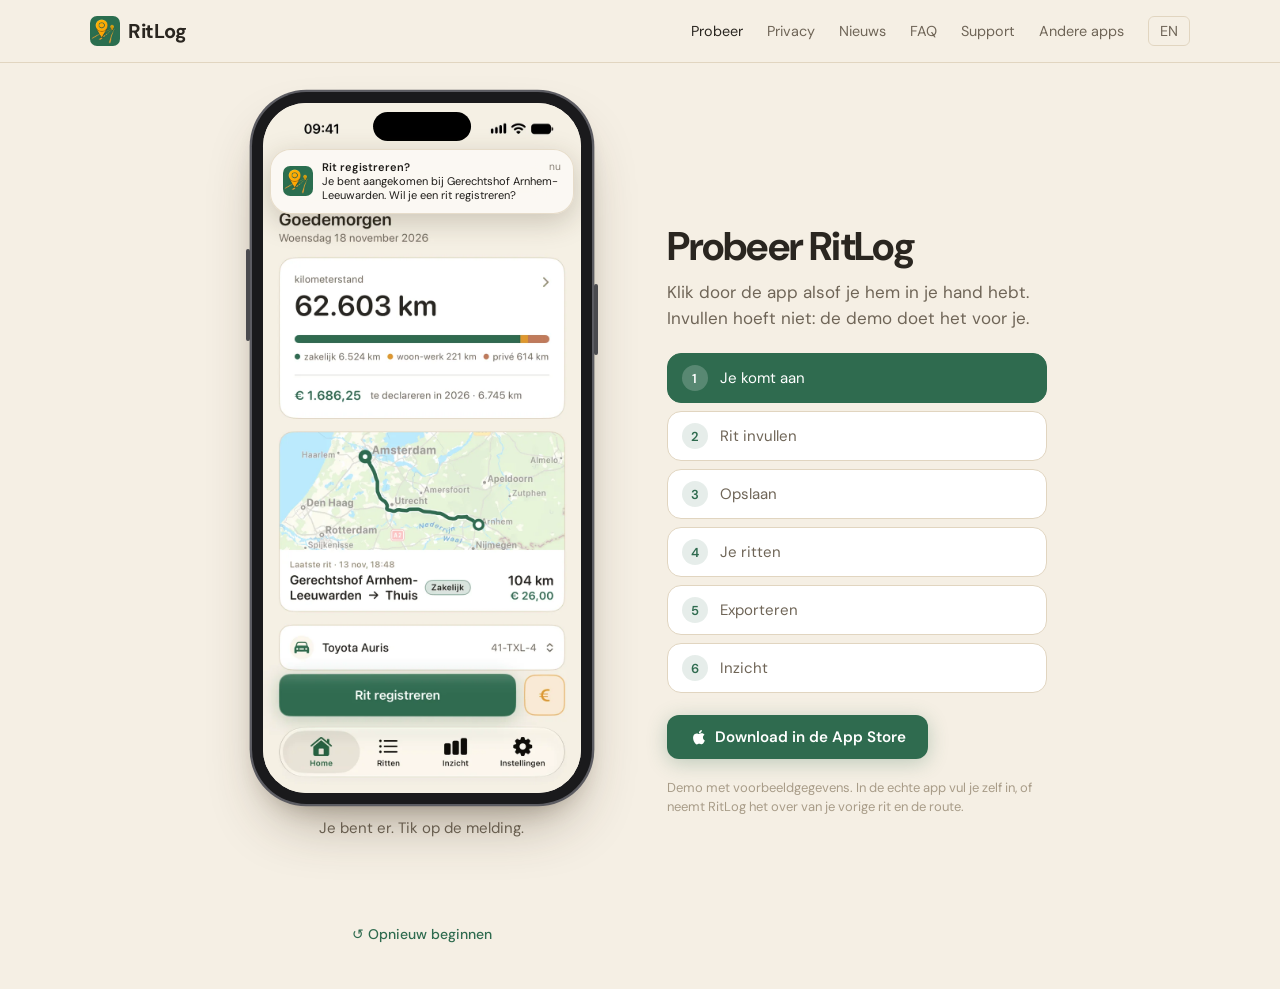
<file: probeer/index.html>
<!DOCTYPE html>
<html lang="nl">
<head>
  <meta charset="UTF-8">
  <meta name="viewport" content="width=device-width, initial-scale=1.0">
  <title>Probeer RitLog — RitLog</title>
  <meta name="description" content="Klik door RitLog alsof je de app in je hand hebt: van de melding bij aankomst tot de export. Met voorbeeldgegevens.">
  <meta name="theme-color" content="#f5efe4">
  <link rel="canonical" href="https://ritlog.com/probeer/">
  <link rel="alternate" hreflang="nl" href="https://ritlog.com/probeer/">
  <link rel="alternate" hreflang="en" href="https://ritlog.com/en/try/">
  <link rel="alternate" hreflang="x-default" href="https://ritlog.com/probeer/">
  <link rel="icon" type="image/png" href="/icon.png?v=3">
  <link rel="apple-touch-icon" href="/apple-touch-icon.png?v=3">
  <link rel="preconnect" href="https://fonts.googleapis.com">
  <link rel="preconnect" href="https://fonts.gstatic.com" crossorigin>
  <link href="https://fonts.googleapis.com/css2?family=DM+Sans:opsz,wght@9..40,400;9..40,500;9..40,600;9..40,700&display=swap" rel="stylesheet">
  <link rel="stylesheet" href="/demo/demo.css?v=3">
  <style>
    /* Menu zoals op de rest van de site */
    nav{position:fixed;top:0;left:0;right:0;z-index:100;padding:1rem 2rem;background:rgba(245,239,228,0.85);backdrop-filter:blur(20px);-webkit-backdrop-filter:blur(20px);border-bottom:1px solid var(--brd)}
    .ni{max-width:1100px;margin:0 auto;display:flex;align-items:center;justify-content:space-between}
    .nl{font-size:1.25rem;font-weight:700;letter-spacing:-0.02em;color:var(--t1);text-decoration:none;display:flex;align-items:center;gap:0.5rem}
    .nk{display:flex;gap:1.5rem;align-items:center}
    .nk a{color:var(--t2);text-decoration:none;font-size:0.9rem;transition:color 0.2s}
    .nk a:hover,.nk a[aria-current]{color:var(--t1)}
    .lb{color:var(--t3);font-size:0.8rem;padding:0.3rem 0.7rem;border:1px solid var(--brd);border-radius:6px}
    @media(max-width:768px){.nk{gap:1rem}.nk a{font-size:0.8rem}}
    @media(max-width:600px){nav{padding:0.7rem 1rem}.ni{flex-direction:column;gap:0.45rem}.nk{flex-wrap:wrap;justify-content:center;gap:0.35rem 0.9rem}.nk a{white-space:nowrap;font-size:0.82rem}}
    /* Ruimte voor het menu */
    :root{--w:min(340px, calc((100svh - 210px) * 402 / 874), calc(100vw - 72px))}
    .wrap{padding-top:92px}
    @media(max-width:600px){.wrap{padding-top:120px}}
    .store{display:inline-flex;align-items:center;gap:0.5rem;margin:0 0 20px;padding:0.75rem 1.4rem;background:var(--acc);color:#fff;text-decoration:none;border-radius:12px;font-weight:600;font-size:0.95rem;box-shadow:0 4px 20px rgba(47,107,79,0.28)}
    .store:hover{transform:translateY(-1px)}
  </style>
</head>
<body data-scr="/demo/scr/nl/">
<nav><div class="ni">
  <a class="nl" href="/"><img src="/icon.png" alt="" style="width:30px;height:30px;border-radius:7px"><span>RitLog</span></a>
  <div class="nk">
    <a href="/probeer/" aria-current="page">Probeer</a>
    <a href="/privacy.html">Privacy</a>
    <a href="/nieuws.html">Nieuws</a>
    <a href="/faq.html">FAQ</a>
    <a href="/support.html">Support</a>
    <a href="https://appsvooradvocaten.nl">Andere apps</a>
    <a class="lb" href="/en/try/" hreflang="en">EN</a>
  </div>
</div></nav>

<main class="wrap">
  <div class="stage">
    <div class="phone">
      <div class="screen" id="screen" aria-live="polite">
        <div class="island" aria-hidden="true"></div>
        <div class="notif" id="notif" role="button" tabindex="-1" aria-label="Melding: Rit registreren? Tik om te openen">
          <img src="/icon.png" alt="">
          <div class="tx">
            <div class="top"><b>Rit registreren?</b><span class="tm">nu</span></div>
            Je bent aangekomen bij Gerechtshof Arnhem-Leeuwarden. Wil je een rit registreren?
          </div>
        </div>
        <div class="ring" id="ring"></div>
      </div>
    </div>
    <p class="caption" id="cap"></p>
    <button class="reset" id="reset" type="button">↺ Opnieuw beginnen</button>
  </div>

  <div class="side">
    <h1>Probeer RitLog</h1>
    <p class="lead">Klik door de app alsof je hem in je hand hebt. Invullen hoeft niet: de demo doet het voor je.</p>
    <ol class="steps" id="steps">
      <li><button type="button" data-go="aankomst"><span class="n">1</span>Je komt aan</button></li>
      <li><button type="button" data-go="rit-0"><span class="n">2</span>Rit invullen</button></li>
      <li><button type="button" data-go="rit-2"><span class="n">3</span>Opslaan</button></li>
      <li><button type="button" data-go="ritten"><span class="n">4</span>Je ritten</button></li>
      <li><button type="button" data-go="exp-pdf"><span class="n">5</span>Exporteren</button></li>
      <li><button type="button" data-go="inzicht"><span class="n">6</span>Inzicht</button></li>
    </ol>
    <a class="store" href="https://apps.apple.com/nl/app/ritlog/id6759204586"><svg width="18" height="18" viewBox="0 0 20 20" fill="currentColor" aria-hidden="true"><path d="M15.48 10.62c-.02-2.03 1.66-3.01 1.74-3.06-0.95-1.39-2.43-1.58-2.95-1.6-1.26-.13-2.45.74-3.09.74-.64 0-1.62-.72-2.66-.7-1.37.02-2.63.8-3.34 2.02-1.42 2.47-.36 6.13 1.02 8.14.68.98 1.48 2.08 2.54 2.04 1.02-.04 1.4-.66 2.63-.66 1.23 0 1.57.66 2.64.64 1.09-.02 1.78-1 2.45-1.98.77-1.13 1.09-2.23 1.1-2.29-.02-.01-2.11-.81-2.13-3.22zM13.47 4.66c.56-.68.94-1.62.83-2.56-.81.03-1.79.54-2.37 1.21-.52.6-.98 1.56-.85 2.48.9.07 1.82-.46 2.39-1.13z"/></svg><span>Download in de App Store</span></a>
    <p class="note">Demo met voorbeeldgegevens. In de echte app vul je zelf in, of neemt RitLog het over van je vorige rit en de route.</p>
  </div>
</main>
<script src="/demo/demo.js?v=3"></script>
</body>
</html>
</file>
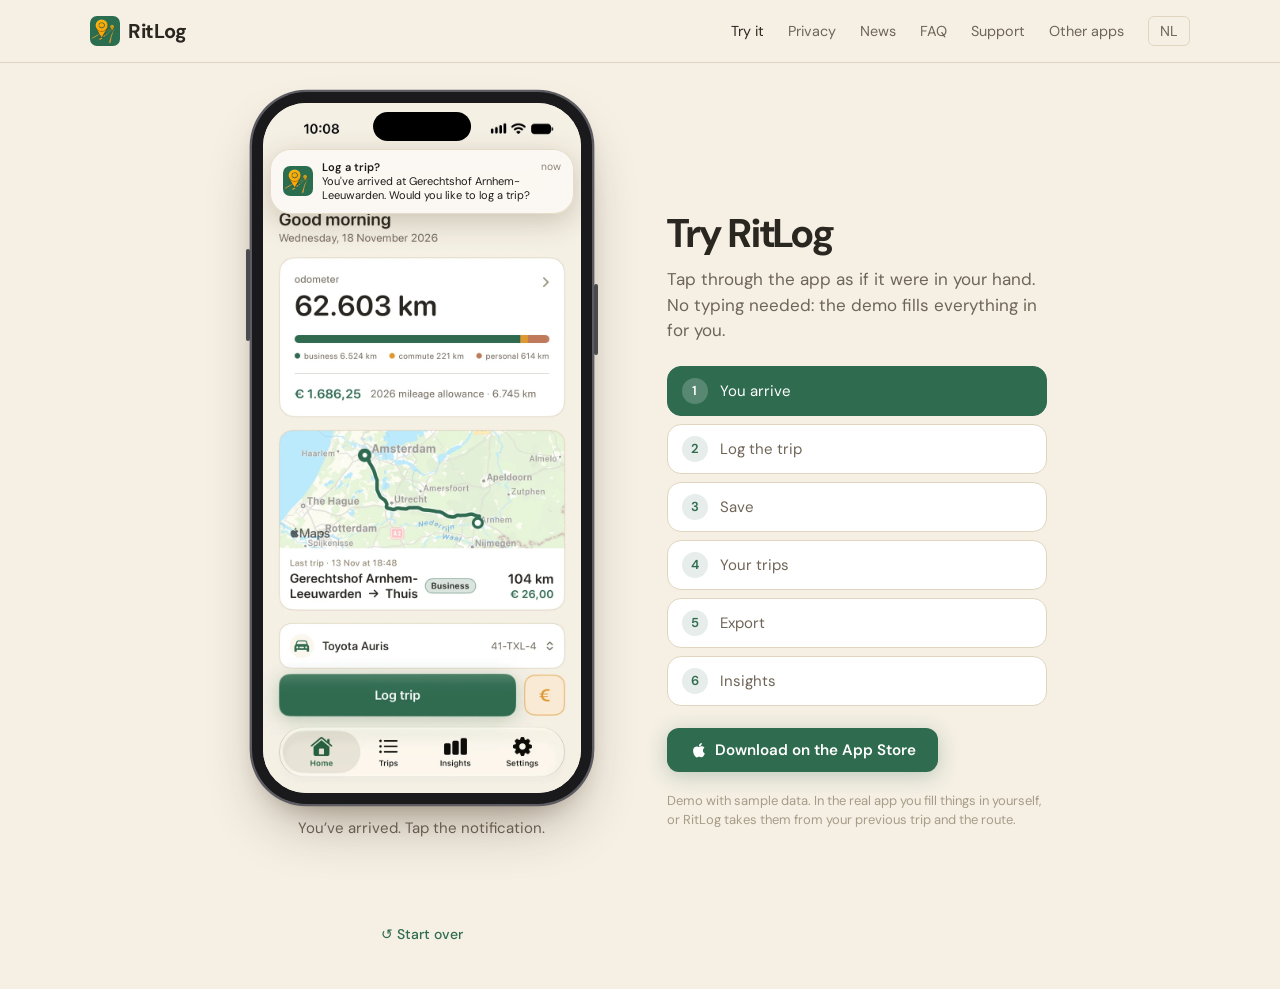
<file: en/try/index.html>
<!DOCTYPE html>
<html lang="en">
<head>
  <meta charset="UTF-8">
  <meta name="viewport" content="width=device-width, initial-scale=1.0">
  <title>Try RitLog — RitLog</title>
  <meta name="description" content="Tap through RitLog as if it were in your hand: from the arrival notification to the export. With sample data.">
  <meta name="theme-color" content="#f5efe4">
  <link rel="canonical" href="https://ritlog.com/en/try/">
  <link rel="alternate" hreflang="nl" href="https://ritlog.com/probeer/">
  <link rel="alternate" hreflang="en" href="https://ritlog.com/en/try/">
  <link rel="alternate" hreflang="x-default" href="https://ritlog.com/probeer/">
  <link rel="icon" type="image/png" href="/icon.png?v=3">
  <link rel="apple-touch-icon" href="/apple-touch-icon.png?v=3">
  <link rel="preconnect" href="https://fonts.googleapis.com">
  <link rel="preconnect" href="https://fonts.gstatic.com" crossorigin>
  <link href="https://fonts.googleapis.com/css2?family=DM+Sans:opsz,wght@9..40,400;9..40,500;9..40,600;9..40,700&display=swap" rel="stylesheet">
  <link rel="stylesheet" href="/demo/demo.css?v=3">
  <style>
    /* Menu zoals op de rest van de site */
    nav{position:fixed;top:0;left:0;right:0;z-index:100;padding:1rem 2rem;background:rgba(245,239,228,0.85);backdrop-filter:blur(20px);-webkit-backdrop-filter:blur(20px);border-bottom:1px solid var(--brd)}
    .ni{max-width:1100px;margin:0 auto;display:flex;align-items:center;justify-content:space-between}
    .nl{font-size:1.25rem;font-weight:700;letter-spacing:-0.02em;color:var(--t1);text-decoration:none;display:flex;align-items:center;gap:0.5rem}
    .nk{display:flex;gap:1.5rem;align-items:center}
    .nk a{color:var(--t2);text-decoration:none;font-size:0.9rem;transition:color 0.2s}
    .nk a:hover,.nk a[aria-current]{color:var(--t1)}
    .lb{color:var(--t3);font-size:0.8rem;padding:0.3rem 0.7rem;border:1px solid var(--brd);border-radius:6px}
    @media(max-width:768px){.nk{gap:1rem}.nk a{font-size:0.8rem}}
    @media(max-width:600px){nav{padding:0.7rem 1rem}.ni{flex-direction:column;gap:0.45rem}.nk{flex-wrap:wrap;justify-content:center;gap:0.35rem 0.9rem}.nk a{white-space:nowrap;font-size:0.82rem}}
    /* Ruimte voor het menu */
    :root{--w:min(340px, calc((100svh - 210px) * 402 / 874), calc(100vw - 72px))}
    .wrap{padding-top:92px}
    @media(max-width:600px){.wrap{padding-top:120px}}
    .store{display:inline-flex;align-items:center;gap:0.5rem;margin:0 0 20px;padding:0.75rem 1.4rem;background:var(--acc);color:#fff;text-decoration:none;border-radius:12px;font-weight:600;font-size:0.95rem;box-shadow:0 4px 20px rgba(47,107,79,0.28)}
    .store:hover{transform:translateY(-1px)}
  </style>
</head>
<body data-scr="/demo/scr/en/">
<nav><div class="ni">
  <a class="nl" href="/en/"><img src="/icon.png" alt="" style="width:30px;height:30px;border-radius:7px"><span>RitLog</span></a>
  <div class="nk">
    <a href="/en/try/" aria-current="page">Try it</a>
    <a href="/en/privacy.html">Privacy</a>
    <a href="/en/news.html">News</a>
    <a href="/en/faq.html">FAQ</a>
    <a href="/en/support.html">Support</a>
    <a href="https://appsvooradvocaten.nl/en/">Other apps</a>
    <a class="lb" href="/probeer/" hreflang="nl">NL</a>
  </div>
</div></nav>

<main class="wrap">
  <div class="stage">
    <div class="phone">
      <div class="screen" id="screen" aria-live="polite">
        <div class="island" aria-hidden="true"></div>
        <div class="notif" id="notif" role="button" tabindex="-1" aria-label="Notification: Log a trip? Tap to open">
          <img src="/icon.png" alt="">
          <div class="tx">
            <div class="top"><b>Log a trip?</b><span class="tm">now</span></div>
            You've arrived at Gerechtshof Arnhem-Leeuwarden. Would you like to log a trip?
          </div>
        </div>
        <div class="ring" id="ring"></div>
      </div>
    </div>
    <p class="caption" id="cap"></p>
    <button class="reset" id="reset" type="button">↺ Start over</button>
  </div>

  <div class="side">
    <h1>Try RitLog</h1>
    <p class="lead">Tap through the app as if it were in your hand. No typing needed: the demo fills everything in for you.</p>
    <ol class="steps" id="steps">
      <li><button type="button" data-go="aankomst"><span class="n">1</span>You arrive</button></li>
      <li><button type="button" data-go="rit-0"><span class="n">2</span>Log the trip</button></li>
      <li><button type="button" data-go="rit-2"><span class="n">3</span>Save</button></li>
      <li><button type="button" data-go="ritten"><span class="n">4</span>Your trips</button></li>
      <li><button type="button" data-go="exp-pdf"><span class="n">5</span>Export</button></li>
      <li><button type="button" data-go="inzicht"><span class="n">6</span>Insights</button></li>
    </ol>
    <a class="store" href="https://apps.apple.com/nl/app/ritlog/id6759204586"><svg width="18" height="18" viewBox="0 0 20 20" fill="currentColor" aria-hidden="true"><path d="M15.48 10.62c-.02-2.03 1.66-3.01 1.74-3.06-0.95-1.39-2.43-1.58-2.95-1.6-1.26-.13-2.45.74-3.09.74-.64 0-1.62-.72-2.66-.7-1.37.02-2.63.8-3.34 2.02-1.42 2.47-.36 6.13 1.02 8.14.68.98 1.48 2.08 2.54 2.04 1.02-.04 1.4-.66 2.63-.66 1.23 0 1.57.66 2.64.64 1.09-.02 1.78-1 2.45-1.98.77-1.13 1.09-2.23 1.1-2.29-.02-.01-2.11-.81-2.13-3.22zM13.47 4.66c.56-.68.94-1.62.83-2.56-.81.03-1.79.54-2.37 1.21-.52.6-.98 1.56-.85 2.48.9.07 1.82-.46 2.39-1.13z"/></svg><span>Download on the App Store</span></a>
    <p class="note">Demo with sample data. In the real app you fill things in yourself, or RitLog takes them from your previous trip and the route.</p>
  </div>
</main>
<script src="/demo/demo.js?v=3"></script>
</body>
</html>
</file>
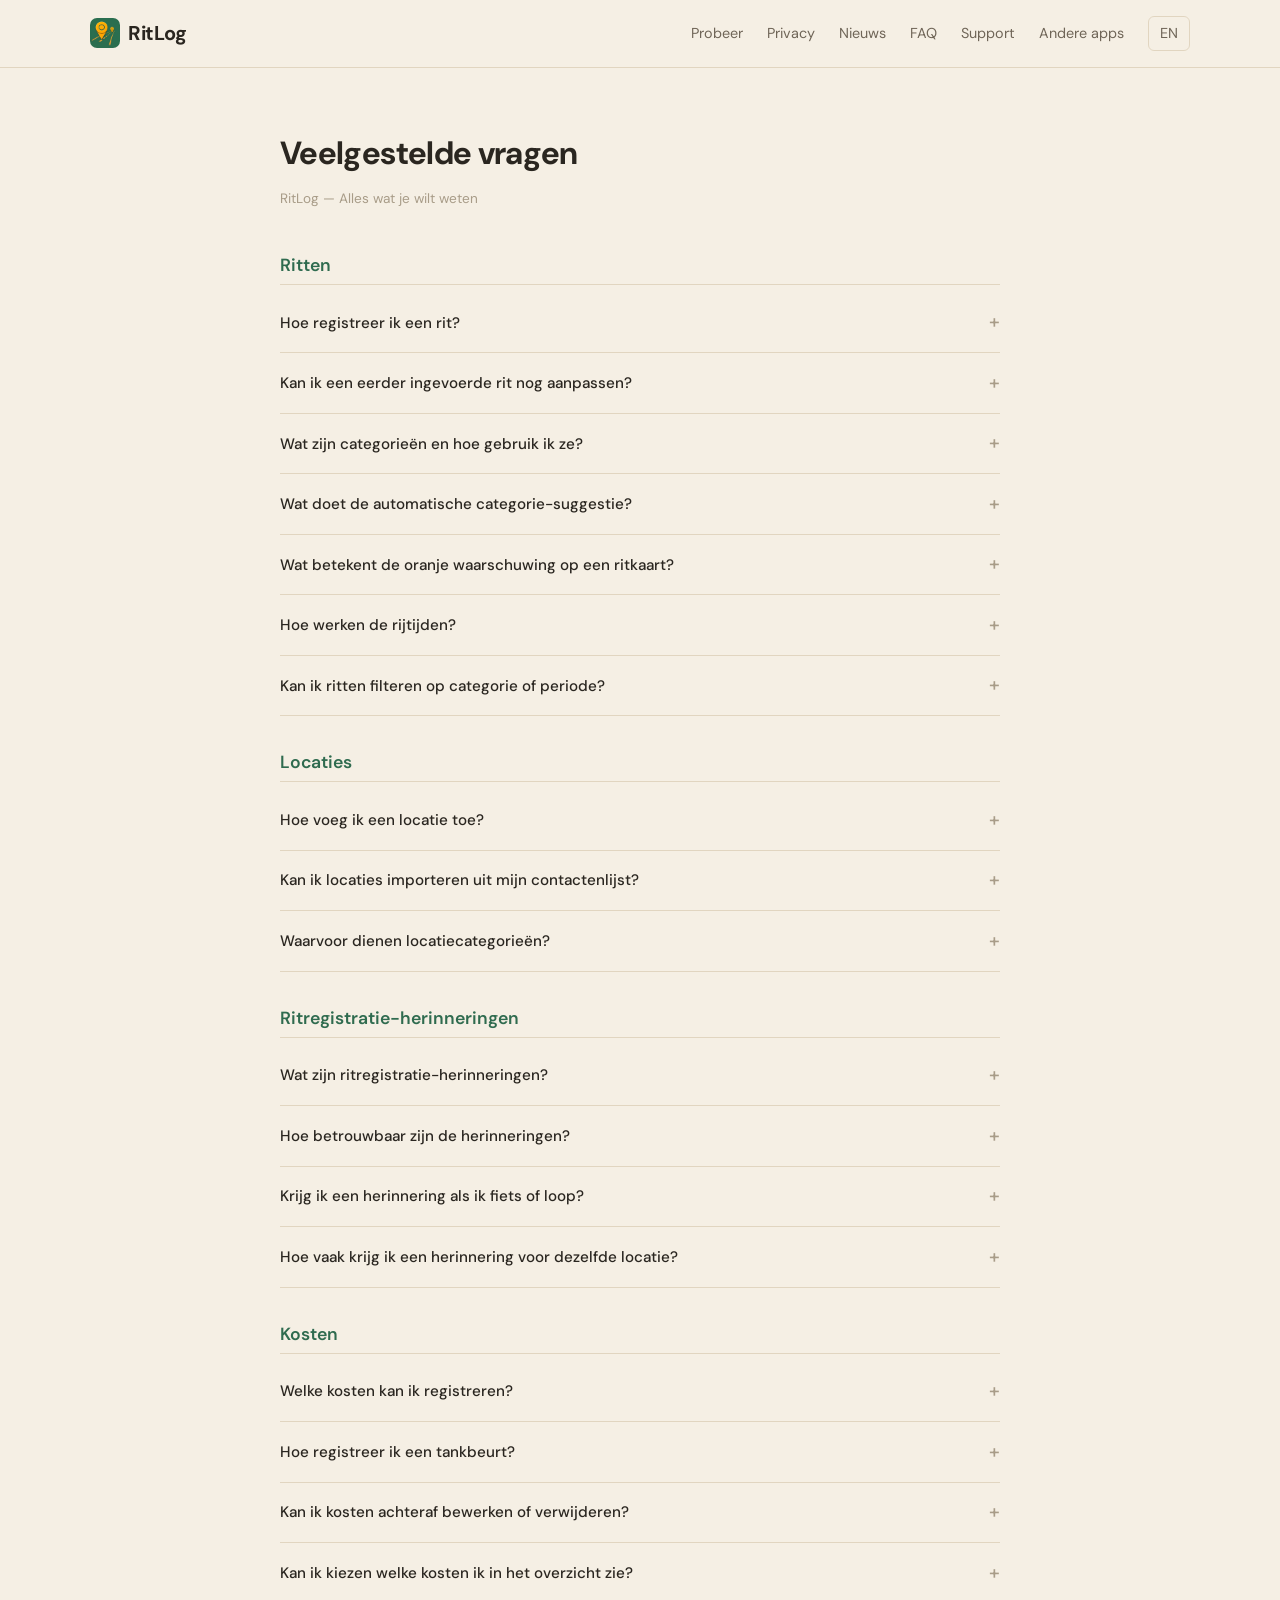
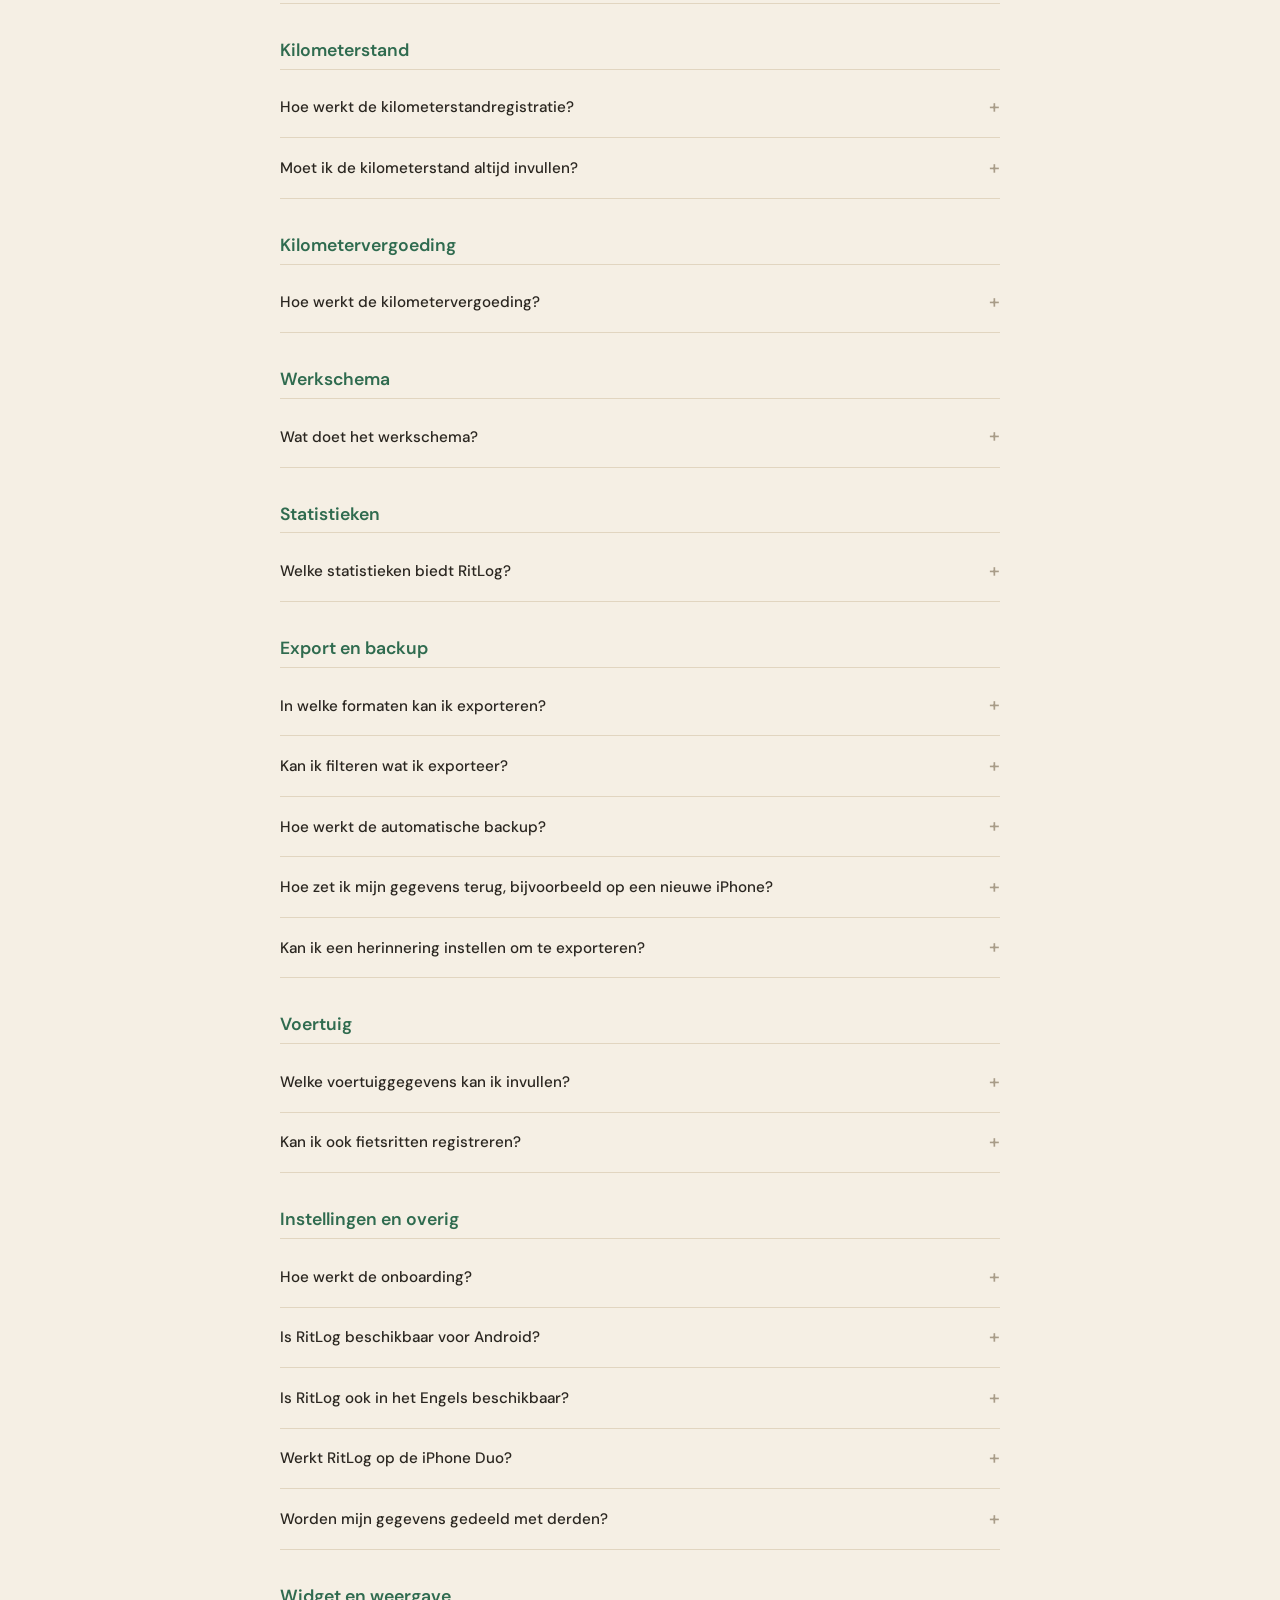
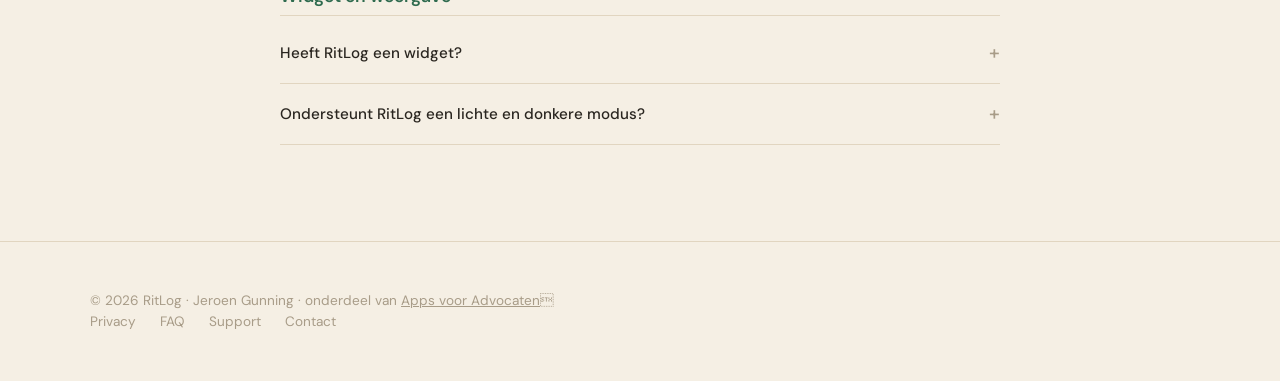
<file: faq.html>
<!DOCTYPE html>
<html lang="nl">
<head>
  <meta charset="UTF-8">
  <link rel="icon" type="image/png" href="/icon.png?v=3">
  <link rel="apple-touch-icon" href="/apple-touch-icon.png?v=3">
  <meta name="viewport" content="width=device-width, initial-scale=1.0">
  <title>Veelgestelde vragen — RitLog</title>
  <link rel="alternate" hreflang="nl" href="https://ritlog.com/faq.html">
  <link rel="alternate" hreflang="en" href="https://ritlog.com/en/faq.html">
  <link rel="alternate" hreflang="x-default" href="https://ritlog.com/faq.html">
  <meta name="theme-color" content="#f5efe4">
  <link rel="preconnect" href="https://fonts.googleapis.com">
  <link rel="preconnect" href="https://fonts.gstatic.com" crossorigin>
  <link href="https://fonts.googleapis.com/css2?family=DM+Sans:ital,opsz,wght@0,9..40,300;0,9..40,400;0,9..40,500;0,9..40,600;0,9..40,700&family=JetBrains+Mono:wght@400&display=swap" rel="stylesheet">
  <style>
    *,*::before,*::after{margin:0;padding:0;box-sizing:border-box}
    :root{--bg:#f5efe4;--card:#ffffff;--card-h:#fbf6ec;--brd:#e1d5c0;--brd-g:#d4c5a8;--t1:#2a2620;--t2:#6f6557;--t3:#a89c88;--acc:#2f6b4f;--acc-g:rgba(47,107,79,0.28);--acc-s:rgba(47,107,79,0.12);--green:#2f6b4f;--pink:#c07b5b;--blue:#2f6b4f;--amber:#e0982f}
    html{scroll-behavior:smooth}
    body{font-family:'DM Sans',-apple-system,BlinkMacSystemFont,sans-serif;background:var(--bg);color:var(--t1);line-height:1.6;-webkit-font-smoothing:antialiased;overflow-x:hidden}
    @keyframes dr{0%,100%{transform:translate(0,0)}50%{transform:translate(40px,20px)}}
    nav{position:fixed;top:0;left:0;right:0;z-index:100;padding:1rem 2rem;background:rgba(245,239,228,0.85);backdrop-filter:blur(20px);-webkit-backdrop-filter:blur(20px);border-bottom:1px solid var(--brd)}
    .ni{max-width:1100px;margin:0 auto;display:flex;align-items:center;justify-content:space-between}
    .nl{font-size:1.25rem;font-weight:700;letter-spacing:-0.02em;color:var(--t1);text-decoration:none;display:flex;align-items:center;gap:0.5rem;cursor:pointer}
    .li{width:32px;height:32px;background:linear-gradient(135deg,var(--acc),var(--amber));border-radius:8px;display:flex;align-items:center;justify-content:center;font-size:0.85rem}
    .nk{display:flex;gap:1.5rem;align-items:center}
    .nk a{color:var(--t2);text-decoration:none;font-size:0.9rem;font-weight:400;transition:color 0.2s;cursor:pointer}
    .nk a:hover{color:var(--t1)}
    .lb{color:var(--t3);font-size:0.8rem;cursor:pointer;padding:0.3rem 0.7rem;border:1px solid var(--brd);border-radius:6px;transition:all 0.2s;background:transparent;font-family:inherit}
    .lb:hover{color:var(--t2);border-color:var(--brd-g)}
    section{padding:6rem 2rem}.con{max-width:1100px;margin:0 auto}
    .hero{min-height:100vh;display:flex;align-items:center;padding-top:5rem}
    .hc{display:grid;grid-template-columns:1fr 1fr;gap:4rem;align-items:center}
    .ht{max-width:540px}

    .hero h1{font-size:clamp(2.5rem,5vw,3.8rem);font-weight:700;letter-spacing:-0.03em;line-height:1.1;margin-bottom:1.5rem}
    .hero h1 span{background:linear-gradient(135deg,var(--acc),#f0a060);-webkit-background-clip:text;-webkit-text-fill-color:transparent;background-clip:text}
    .hero p{font-size:1.15rem;color:var(--t2);line-height:1.7;margin-bottom:2rem;max-width:460px}
    .cta{display:inline-flex;align-items:center;gap:0.6rem;padding:0.9rem 2rem;background:var(--blue);color:white;text-decoration:none;border-radius:12px;font-weight:600;font-size:1rem;transition:all 0.3s ease;box-shadow:0 4px 20px rgba(0,122,255,0.3)}
    .cta:hover{transform:translateY(-2px);box-shadow:0 8px 30px rgba(0,122,255,0.35)}
    .hv{display:flex;justify-content:center;align-items:center}
    .pm{width:280px;height:560px;background:linear-gradient(145deg,#2c2c2e,#1c1c1e);border-radius:40px;border:2px solid var(--brd-g);padding:12px;position:relative;box-shadow:0 20px 60px rgba(0,0,0,0.4),0 0 0 1px rgba(255,255,255,0.08),inset 0 1px 0 rgba(255,255,255,0.08)}
    .ps{width:100%;height:100%;background:linear-gradient(180deg,#1c1c1e 0%,#2c2c2e 50%,#1c1c1e 100%);border-radius:30px;overflow:hidden;display:flex;flex-direction:column;padding:2.5rem 1.2rem 1.2rem}
    .pn{position:absolute;top:12px;left:50%;transform:translateX(-50%);width:100px;height:28px;background:#000;border-radius:0 0 16px 16px;z-index:2}
    .mh{text-align:center;margin-bottom:1.2rem}.mh h3{font-size:1.1rem;font-weight:600;margin-bottom:0.2rem}.mh p{font-size:0.65rem;color:var(--t3)}
    .msr{display:grid;grid-template-columns:1fr 1fr;gap:0.5rem;margin-bottom:0.8rem}
    .ms{background:var(--card);border:1px solid var(--brd);border-radius:12px;padding:0.7rem;text-align:center}
    .ms .v{font-size:1.1rem;font-weight:700;color:var(--acc)}.ms .l{font-size:0.55rem;color:var(--t3);text-transform:uppercase;letter-spacing:0.05em}
    .mt{background:var(--card);border:1px solid var(--brd);border-radius:12px;padding:0.7rem;margin-bottom:0.5rem}
    .mr{display:flex;align-items:center;gap:0.5rem;margin-bottom:0.3rem}
    .md{width:6px;height:6px;border-radius:50%;background:var(--green);flex-shrink:0}.md.ho{background:transparent;border:1.5px solid var(--pink)}
    .mn{font-size:0.72rem;font-weight:500}.mm{font-size:0.58rem;color:var(--t3);padding-left:1rem}
    .tb{margin-top:auto;display:flex;justify-content:space-around;padding:0.6rem 0 0.2rem;border-top:1px solid var(--brd)}
    .ta{font-size:0.5rem;color:var(--t3);text-align:center}.ta.ac{color:var(--acc)}
    .ti{width:18px;height:18px;margin:0 auto 2px;border-radius:4px;background:var(--brd)}.ta.ac .ti{background:var(--acc-s)}
    .fg{display:grid;grid-template-columns:repeat(3,1fr);gap:1.5rem;margin-top:3rem}
    .fc{background:var(--card);border:1px solid var(--brd);border-radius:16px;padding:2rem;transition:all 0.3s ease}
    .fc:hover{background:var(--card-h);border-color:var(--brd-g);transform:translateY(-2px)}
    .fi{width:44px;height:44px;border-radius:12px;background:var(--acc-s);display:flex;align-items:center;justify-content:center;font-size:1.3rem;margin-bottom:1.2rem}
    .fc h3{font-size:1.05rem;font-weight:600;margin-bottom:0.6rem}.fc p{font-size:0.9rem;color:var(--t2);line-height:1.6}
    .sl{font-size:0.8rem;font-weight:500;color:var(--acc);text-transform:uppercase;letter-spacing:0.08em;margin-bottom:0.75rem}
    .st{font-size:clamp(1.8rem,3vw,2.4rem);font-weight:700;letter-spacing:-0.02em;margin-bottom:1rem}
    .sd{font-size:1.05rem;color:var(--t2);max-width:600px;line-height:1.7}
    .stp{display:grid;grid-template-columns:repeat(3,1fr);gap:2rem;margin-top:3rem}
    .sp{text-align:center;padding:2rem}
    .sn{font-family:'JetBrains Mono',monospace;font-size:3rem;font-weight:400;color:var(--acc);opacity:0.3;margin-bottom:1rem}
    .sp h3{font-size:1.1rem;font-weight:600;margin-bottom:0.5rem}.sp p{font-size:0.9rem;color:var(--t2);line-height:1.6}
    .lp{padding-top:8rem}.lc{max-width:720px;margin:0 auto}
    .lc h1{font-size:2rem;font-weight:700;margin-bottom:0.5rem;letter-spacing:-0.02em}
    .lc .lu{font-size:0.85rem;color:var(--t3);margin-bottom:2.5rem}
    .lc h2{font-size:1.2rem;font-weight:600;margin-top:2.5rem;margin-bottom:0.75rem}
    .lc h3{font-size:1.05rem;font-weight:600;margin-top:1.5rem;margin-bottom:0.5rem;color:var(--t1)}
    .lc p,.lc li{font-size:0.95rem;color:var(--t2);line-height:1.75;margin-bottom:0.75rem}
    .lc ul{list-style:none;padding-left:0}.lc ul li::before{content:'—';color:var(--acc);margin-right:0.6rem}
    .lc a{color:var(--acc);text-decoration:none;cursor:pointer}.lc a:hover{text-decoration:underline}
    .sc{background:var(--card);border:1px solid var(--brd);border-radius:16px;padding:2.5rem;max-width:600px;margin-top:2rem}
    .sc a{color:var(--acc);text-decoration:none;font-weight:500}.sc a:hover{text-decoration:underline}
    footer{padding:3rem 2rem;border-top:1px solid var(--brd)}
    .fti{max-width:1100px;margin:0 auto;display:flex;justify-content:space-between;align-items:center}
    .ftl{font-size:0.85rem;color:var(--t3)}
    .fk{display:flex;gap:1.5rem}.fk a{font-size:0.85rem;color:var(--t3);text-decoration:none;transition:color 0.2s;cursor:pointer}.fk a:hover{color:var(--t2)}
    .pg{display:none}.pg.ac{display:block}
    .faq-section{margin-top:1.5rem}
    .faq-section h2{font-size:1.1rem;font-weight:600;margin-top:2rem;margin-bottom:0.5rem;color:var(--acc);padding-bottom:0.3rem;border-bottom:1px solid var(--brd)}
    .faq-item{border-bottom:1px solid var(--brd)}
    .faq-q{display:flex;justify-content:space-between;align-items:center;padding:0.9rem 0;cursor:pointer;font-size:0.95rem;font-weight:500;color:var(--t1);gap:1rem;list-style:none}.faq-q::-webkit-details-marker{display:none}
    .faq-q:hover{color:var(--acc)}
    .faq-q::after{content:'+';font-size:1.2rem;color:var(--t3);flex-shrink:0;transition:transform 0.2s}
    details.faq-item[open] .faq-q::after{content:'−'}
    .faq-a{max-height:0;overflow:hidden;transition:max-height 0.3s ease}
    details.faq-item[open] .faq-a{max-height:none}
    .faq-a p{font-size:0.9rem;color:var(--t2);line-height:1.7;padding:0 0 0.9rem 0;margin:0}
    .cta-wrap{display:flex;flex-direction:column;align-items:center}
    .scroll-hint{display:flex;flex-direction:column;align-items:center;gap:0.3rem;margin-top:2.5rem;cursor:pointer;animation:hintFade 2.5s ease-in-out infinite;color:var(--t2);transition:color 0.2s}
    .scroll-hint:hover{color:var(--t2)}
    .scroll-hint-text{font-size:0.85rem;font-weight:500;letter-spacing:0.1em;text-transform:uppercase}
    .scroll-hint-arrow{animation:bounce 2s ease-in-out infinite}
    @keyframes hintFade{0%,100%{opacity:0.5}50%{opacity:1}}
    @keyframes bounce{0%,100%{transform:translateY(0)}50%{transform:translateY(4px)}}
    .carousel{position:relative;display:flex;flex-direction:column;align-items:center}
    .car-slide{display:none}
    .car-slide.car-active{display:block}
    .screen-img{width:280px;height:auto;border-radius:32px;box-shadow:0 20px 60px rgba(0,0,0,0.4),0 0 0 1px rgba(255,255,255,0.08)}
    .car-dots{display:flex;gap:0.5rem;margin-top:1.2rem;justify-content:center}
    .car-dot{width:8px;height:8px;border-radius:50%;background:rgba(255,255,255,0.2);cursor:pointer;transition:all 0.2s}
    .car-dot.car-dot-active{background:var(--blue);width:20px;border-radius:4px}
    @media(max-width:768px){.hc{grid-template-columns:1fr;gap:3rem;text-align:center}.hero p{margin-left:auto;margin-right:auto}.fg{grid-template-columns:1fr}.stp{grid-template-columns:1fr;gap:1rem}.nk{gap:1rem}.nk a{font-size:0.8rem}.fti{flex-direction:column;gap:1rem;text-align:center}section{padding:4rem 1.5rem}.screen-img{width:240px}}
    @media(max-width:480px){.nk{gap:0.7rem}.screen-img{width:200px}}
  </style>
<style id="nav-mobile">@media(max-width:600px){nav{padding:0.7rem 1rem}.ni{flex-direction:column;gap:0.45rem}.nk{flex-wrap:wrap;justify-content:center;gap:0.35rem 0.9rem}.nk a{white-space:nowrap;font-size:0.82rem}.hero{padding-top:7.5rem}.lp{padding-top:9.5rem}}</style>
</head>
<body>
<div class="amb"></div>
<nav><div class="ni">
  <a class="nl" href="/"><img src="icon.png" alt="" style="width:30px;height:30px;border-radius:7px"><span>RitLog</span></a>
  <div class="nk">
    <a href="/probeer/">Probeer</a>
    <a href="/privacy.html">Privacy</a>
    <a href="/nieuws.html">Nieuws</a><a href="/faq.html">FAQ</a>
    <a href="/support.html">Support</a>
    <a href="https://appsvooradvocaten.nl">Andere apps</a>
    <a class="lb" href="/en/faq.html">EN</a>
  </div>
</div></nav>
<section class="lp"><div class="con"><div class="lc">
<h1>Veelgestelde vragen</h1><p class="lu">RitLog — Alles wat je wilt weten</p><div class="faq-section"><h2>Ritten</h2><details class="faq-item"><summary class="faq-q">Hoe registreer ik een rit?</summary><div class="faq-a"><p>Tik op de knop "Rit registreren" onderaan het scherm. Vul de vertrek- en aankomstlocatie, afstand en categorie in. RitLog vult waar mogelijk automatisch gegevens aan op basis van eerdere ritten.</p></div></details><details class="faq-item"><summary class="faq-q">Kan ik een eerder ingevoerde rit nog aanpassen?</summary><div class="faq-a"><p>Ja. Tik op een rit in het overzicht om deze te bewerken. Je kunt alle gegevens wijzigen, inclusief locaties, afstand, categorie en rijtijden.</p></div></details><details class="faq-item"><summary class="faq-q">Wat zijn categorieën en hoe gebruik ik ze?</summary><div class="faq-a"><p>Met categorieën geef je aan of een rit zakelijk of privé is, of een andere door jou gekozen categorie. Je kunt categorieën zelf aanmaken, een naam geven en een kleur toewijzen. Dit maakt het eenvoudig om je ritten te filteren en te exporteren.</p></div></details><details class="faq-item"><summary class="faq-q">Wat doet de automatische categorie-suggestie?</summary><div class="faq-a"><p>RitLog leert van je ritgeschiedenis. Als je dezelfde route vaker met dezelfde categorie rijdt, wordt die categorie automatisch voorgesteld bij een nieuwe rit op dezelfde route.</p></div></details><details class="faq-item"><summary class="faq-q">Wat betekent de oranje waarschuwing op een ritkaart?</summary><div class="faq-a"><p>Dit geeft aan dat de kilometerstand van deze rit niet aansluit op de vorige rit. Zo kun je eenvoudig ontbrekende ritten opsporen.</p></div></details><details class="faq-item"><summary class="faq-q">Hoe werken de rijtijden?</summary><div class="faq-a"><p>Je kunt een vertrek- en aankomsttijd invullen bij een rit. Als je de aankomsttijd aanpast, wordt de vertrektijd automatisch mee berekend op basis van de geschatte reistijd, en andersom.</p></div></details><details class="faq-item"><summary class="faq-q">Kan ik ritten filteren op categorie of periode?</summary><div class="faq-a"><p>Ja. In het rittenoverzicht kun je filteren op categorie en tijdperiode. De filters worden automatisch gereset als je naar een ander tabblad wisselt.</p></div></details></div><div class="faq-section"><h2>Locaties</h2><details class="faq-item"><summary class="faq-q">Hoe voeg ik een locatie toe?</summary><div class="faq-a"><p>Ga naar Locaties in de instellingen en tik op de plusknop. Je kunt een naam, adres en categorie invullen. RitLog gebruikt deze locaties om ritten sneller in te vullen.</p></div></details><details class="faq-item"><summary class="faq-q">Kan ik locaties importeren uit mijn contactenlijst?</summary><div class="faq-a"><p>Ja. Via de importfunctie kun je adressen uit je contactenlijst overnemen als locatie in RitLog.</p></div></details><details class="faq-item"><summary class="faq-q">Waarvoor dienen locatiecategorieën?</summary><div class="faq-a"><p>Locatiecategorieën helpen je locaties te ordenen (bijv. "Klant", "Kantoor"). Ze worden ook gebruikt voor automatische suggesties bij het registreren van ritten.</p></div></details></div><div class="faq-section"><h2>Ritregistratie-herinneringen</h2><details class="faq-item"><summary class="faq-q">Wat zijn ritregistratie-herinneringen?</summary><div class="faq-a"><p>RitLog kan je een herinnering sturen om een rit te registreren wanneer je aankomt bij of vertrekt van een opgeslagen locatie. Dit werkt automatisch op de achtergrond.</p></div></details><details class="faq-item"><summary class="faq-q">Hoe betrouwbaar zijn de herinneringen?</summary><div class="faq-a"><p>De herinneringen werken op basis van je locatie. Omdat GPS niet altijd 100% nauwkeurig is, kan het voorkomen dat je een herinnering krijgt terwijl je alleen langsrijdt, of juist geen herinnering krijgt bij aankomst. In de praktijk werkt het meestal goed, maar het is niet foutloos. Het werkt het best als je locatietoegang op "Altijd" zet en "Nauwkeurige locatie" aan laat staan; RitLog waarschuwt je als die uit staat.</p></div></details><details class="faq-item"><summary class="faq-q">Krijg ik een herinnering als ik fiets of loop?</summary><div class="faq-a"><p>Nee. RitLog probeert te detecteren of je fietst of loopt en stuurt in dat geval geen herinnering. Dit werkt in de meeste situaties, maar is niet altijd gegarandeerd.</p></div></details><details class="faq-item"><summary class="faq-q">Hoe vaak krijg ik een herinnering voor dezelfde locatie?</summary><div class="faq-a"><p>Eén keer per aankomst. Heb je de rit al geregistreerd, dan vervalt de herinnering. Rijd je alleen langs een locatie, dan trekt RitLog de herinnering weer in.</p></div></details></div><div class="faq-section"><h2>Kosten</h2><details class="faq-item"><summary class="faq-q">Welke kosten kan ik registreren?</summary><div class="faq-a"><p>Je kunt tankbeurten (of laadbeurten voor elektrische auto's) en overige voertuigkosten registreren. Bij overige kosten kun je zelf een label kiezen, zoals "Verzekering", "Onderhoud" of "Wegenbelasting".</p></div></details><details class="faq-item"><summary class="faq-q">Hoe registreer ik een tankbeurt?</summary><div class="faq-a"><p>Tik op de euroknop onderaan het scherm en kies "Tanken". Vul het bedrag en de datum in. Bij een elektrische auto wordt de optie "Volledig getankt" automatisch verborgen.</p></div></details><details class="faq-item"><summary class="faq-q">Kan ik kosten achteraf bewerken of verwijderen?</summary><div class="faq-a"><p>Ja. Ga naar het kostenoverzicht (bereikbaar via de kostenregel op het startscherm). Tik op een kostenregel om te bewerken, of veeg naar links om te verwijderen.</p></div></details><details class="faq-item"><summary class="faq-q">Kan ik kiezen welke kosten ik in het overzicht zie?</summary><div class="faq-a"><p>Ja. In de instellingen kun je kiezen of je alle kosten wilt zien, of alleen tankbeurten/laadbeurten. Dit werkt door in het startscherm, de statistieken en de PDF-export.</p></div></details></div><div class="faq-section"><h2>Kilometerstand</h2><details class="faq-item"><summary class="faq-q">Hoe werkt de kilometerstandregistratie?</summary><div class="faq-a"><p>Bij een auto of motor vul je per rit de kilometerstand in. RitLog stelt de beginstand voor op basis van je vorige rit. Sluit de stand niet aan, dan krijg je een waarschuwing.</p></div></details><details class="faq-item"><summary class="faq-q">Moet ik de kilometerstand altijd invullen?</summary><div class="faq-a"><p>Bij een auto of motor is de eindstand verplicht; alleen bij je allereerste rit mag de beginstand leeg blijven. Bij de fiets vul je in plaats daarvan de afstand in. Tijdens het invullen controleert RitLog of de stand past bij de gekozen datum, en legt de app uit waarom Opslaan nog niet kan als er iets ontbreekt.</p></div></details></div><div class="faq-section"><h2>Kilometervergoeding</h2><details class="faq-item"><summary class="faq-q">Hoe werkt de kilometervergoeding?</summary><div class="faq-a"><p>Je stelt per voertuig een tarief per kilometer in, met de datum vanaf wanneer het geldt. RitLog rekent elke rit met het tarief dat op de ritdatum gold. Vanaf 1 januari 2026 is de onbelaste vergoeding € 0,25 per kilometer; tot en met 2025 was dat € 0,23. De app stelt voor om het nieuwe tarief in te stellen; ritten tot en met 2025 houden hun oude tarief. Het totaal zie je op het beginscherm, in de statistieken en in je exports.</p></div></details></div><div class="faq-section"><h2>Werkschema</h2><details class="faq-item"><summary class="faq-q">Wat doet het werkschema?</summary><div class="faq-a"><p>Je kunt je werkdagen en -tijden instellen. RitLog gebruikt dit om automatisch een categorie voor te stellen bij nieuwe ritten. Rijd je tijdens werktijd, dan wordt bijvoorbeeld "Zakelijk" voorgesteld.</p></div></details></div><div class="faq-section"><h2>Statistieken</h2><details class="faq-item"><summary class="faq-q">Welke statistieken biedt RitLog?</summary><div class="faq-a"><p>Het statistiekenscherm toont een overzicht met verdeling per categorie (inclusief aantal ritten), hoogtepunten, ritten per weekdag, kilometers per maand, kilometervergoeding en voertuigkosten. De weergave past zich aan op basis van je kosteninstelling.</p></div></details></div><div class="faq-section"><h2>Export en backup</h2><details class="faq-item"><summary class="faq-q">In welke formaten kan ik exporteren?</summary><div class="faq-a"><p>Je ritten exporteer je als CSV-bestand (voor Excel en andere spreadsheets) of als PDF-rapport. De PDF volgt de taal van de app. Je kosten (tankbeurten, laadbeurten en overige kosten) exporteer je als CSV. Vanuit de statistieken maak je ook een PDF van het overzicht.</p></div></details><details class="faq-item"><summary class="faq-q">Kan ik filteren wat ik exporteer?</summary><div class="faq-a"><p>Ja. Bij het exporteren kun je filteren op categorie, periode en labels. Zo exporteer je precies de gegevens die je nodig hebt, bijvoorbeeld voor je boekhouder.</p></div></details><details class="faq-item"><summary class="faq-q">Hoe werkt de automatische backup?</summary><div class="faq-a"><p>Kies in de instellingen onder Backup een map, bijvoorbeeld in iCloud Drive. RitLog bewaart daar automatisch je ritten als CSV-bestanden per kwartaal, plus een volledige kopie van al je gegevens: ritten, voertuigen, locaties en kosten. RitLog werkt de back-up zelf bij; met "Backup nu maken" doe je het direct.</p></div></details><details class="faq-item"><summary class="faq-q">Hoe zet ik mijn gegevens terug, bijvoorbeeld op een nieuwe iPhone?</summary><div class="faq-a"><p>Installeer RitLog, kies in de instellingen onder Backup dezelfde map als voorheen en tik op "Backup terugzetten". Je ritten, voertuigen, locaties en kosten komen dan terug. Het terugzetten kun je daarna ook weer ongedaan maken.</p></div></details><details class="faq-item"><summary class="faq-q">Kan ik een herinnering instellen om te exporteren?</summary><div class="faq-a"><p>Ja. In de instellingen kun je een wekelijkse of maandelijkse herinnering instellen om je ritten te exporteren.</p></div></details></div><div class="faq-section"><h2>Voertuig</h2><details class="faq-item"><summary class="faq-q">Welke voertuiggegevens kan ik invullen?</summary><div class="faq-a"><p>Je kunt meerdere voertuigen toevoegen: auto, motor of fiets. Per voertuig stel je onder meer de naam, het kenteken, het brandstoftype (benzine, diesel, LPG, elektrisch of hybride) en het tarief in. Elk voertuig heeft zijn eigen ritten en kilometerstand. Staat een rit bij het verkeerde voertuig, dan verplaats je hem naar een ander voertuig van dezelfde soort.</p></div></details><details class="faq-item"><summary class="faq-q">Kan ik ook fietsritten registreren?</summary><div class="faq-a"><p>Ja. Naast auto en motor kun je ook zakelijke fietsritten registreren. Voor de fiets vul je de afstand in plaats van een kilometerstand in, zodat je je zakelijke fietskilometers net zo eenvoudig bijhoudt.</p></div></details></div><div class="faq-section"><h2>Instellingen en overig</h2><details class="faq-item"><summary class="faq-q">Hoe werkt de onboarding?</summary><div class="faq-a"><p>Bij het eerste gebruik doorloop je een paar korte stappen: een welkomstscherm, het toevoegen van je eerste locaties, het instellen van automatische herinneringen en het invoeren van je huidige kilometerstand. Je kunt deze stappen ook overslaan.</p></div></details><details class="faq-item"><summary class="faq-q">Is RitLog beschikbaar voor Android?</summary><div class="faq-a"><p>Nee, RitLog is momenteel alleen beschikbaar voor iPhone (iOS).</p></div></details><details class="faq-item"><summary class="faq-q">Is RitLog ook in het Engels beschikbaar?</summary><div class="faq-a"><p>Ja. RitLog volgt de taal van je iPhone, en in de instellingen kies je onder Taal ook zelf Nederlands of Engels. PDF-exports volgen de taal van de app; CSV-bestanden blijven in de Nederlandse opmaak.</p></div></details><details class="faq-item"><summary class="faq-q">Werkt RitLog op de iPhone Duo?</summary><div class="faq-a"><p>Ja. Opengevouwen gebruikt RitLog het hele grote scherm: Home in twee kolommen, je ritten met de details ernaast en Inzicht netjes verdeeld rond de vouw. RitLog is er alleen voor iPhone, niet voor iPad.</p></div></details><details class="faq-item"><summary class="faq-q">Worden mijn gegevens gedeeld met derden?</summary><div class="faq-a"><p>RitLog heeft geen eigen servers, geen account en geen tracking; je gegevens staan op je iPhone. Voor kaarten, adressen en afstanden gebruikt RitLog Apple Kaarten; daarvoor gaan de betreffende adressen naar Apple. Een back-up gaat alleen naar de map die jij kiest. Lees ons <a href="/privacy.html">privacybeleid</a> voor meer informatie.</p></div></details></div><div class="faq-section"><h2>Widget en weergave</h2><details class="faq-item"><summary class="faq-q">Heeft RitLog een widget?</summary><div class="faq-a"><p>Ja. Je zet RitLog als widget op je beginscherm in klein, middel of groot formaat, op iOS 27 ook extra groot, en op je vergrendelscherm. De widget toont je kilometerstand en je nog te declareren bedrag; de extra grote widget ook de verdeling en je laatste ritten. Met één tik registreer je een nieuwe rit, zonder de app eerst te openen.</p></div></details><details class="faq-item"><summary class="faq-q">Ondersteunt RitLog een lichte en donkere modus?</summary><div class="faq-a"><p>Ja. In de instellingen kies je Licht, Donker of Automatisch. Bij Automatisch volgt RitLog de weergave van je iPhone: licht een warme, crèmekleurige interface, donker een rustige donkere variant.</p></div></details></div>
</div></div></section>
<footer><div class="fti">
  <div class="ftl">&copy; 2026 RitLog · Jeroen Gunning · onderdeel van <a href="https://appsvooradvocaten.nl" style="color:inherit;text-decoration:underline">Apps voor Advocaten</a>
  <div class="fk">
    <a href="/privacy.html">Privacy</a>
    <a href="/faq.html">FAQ</a>
    <a href="/support.html">Support</a>
    <a href="mailto:support@ritlog.com">Contact</a>
  </div>
</div></footer>

</body>
</html>
</file>
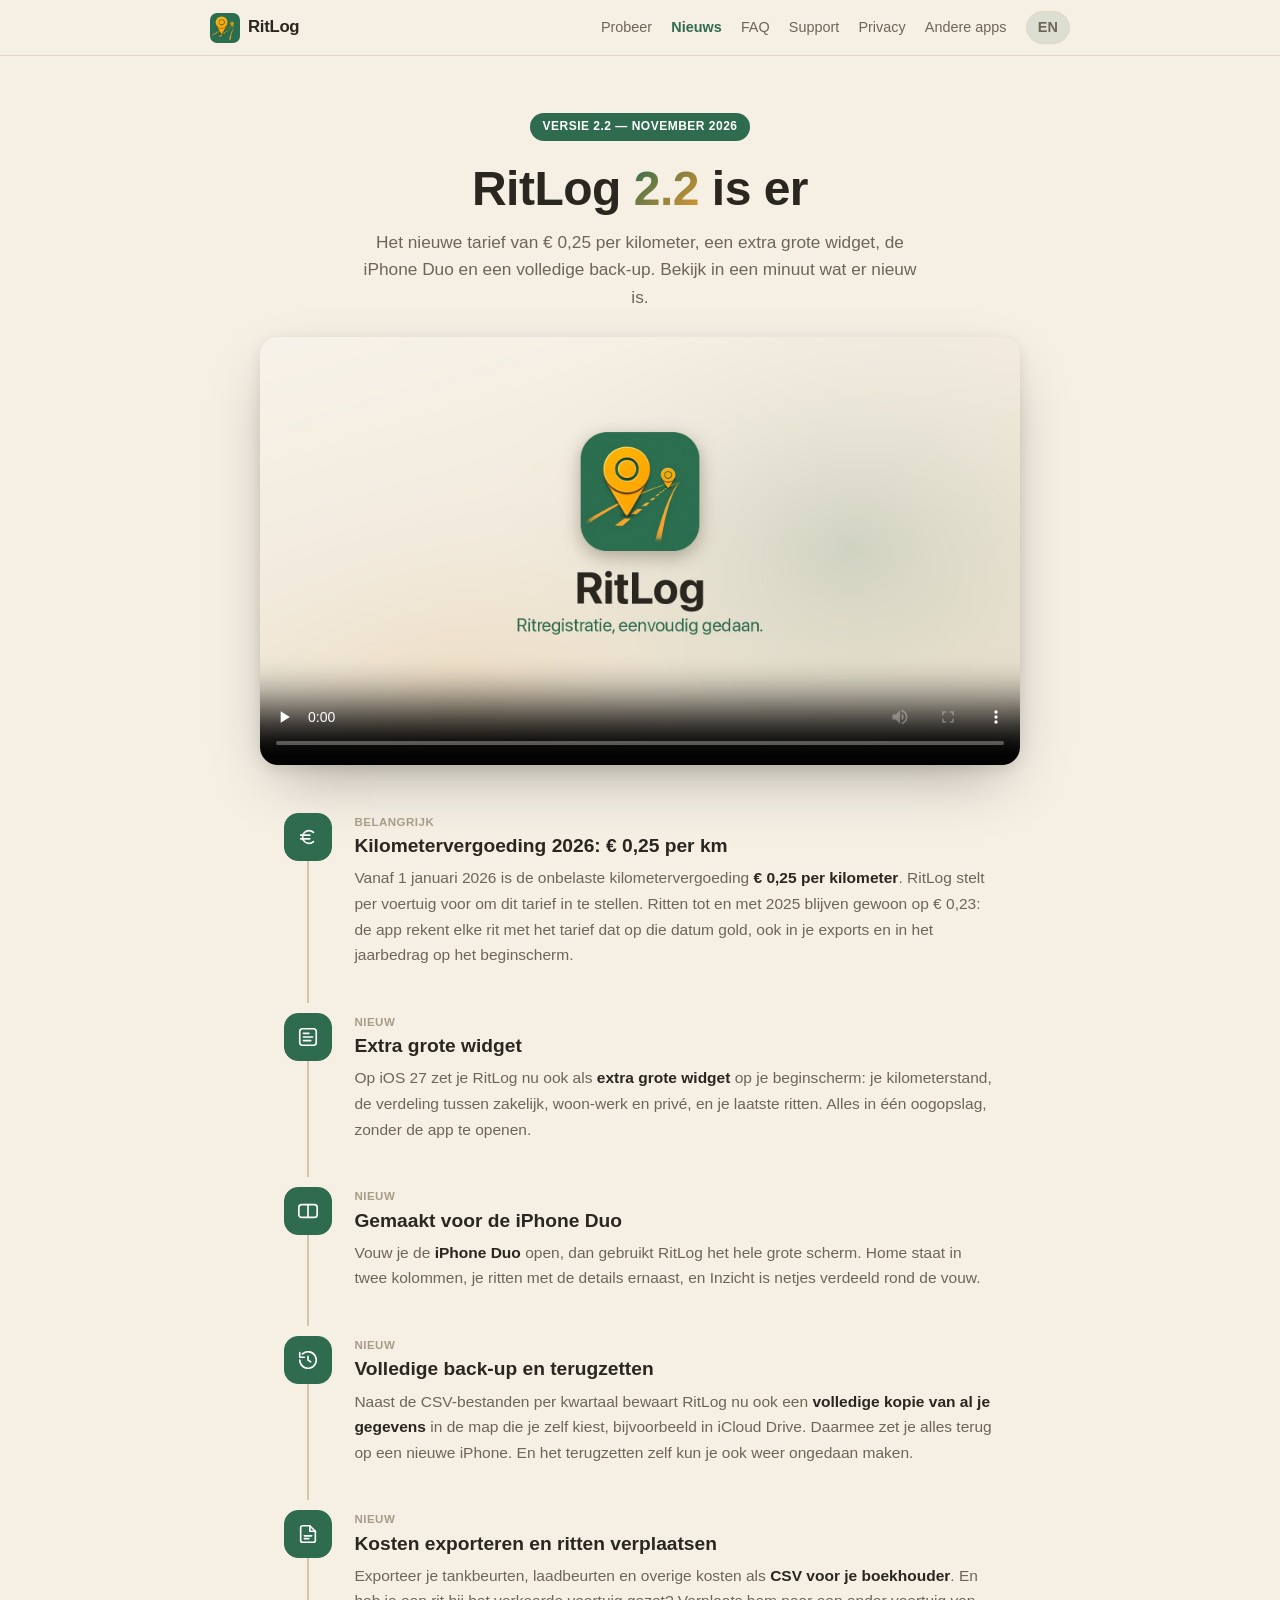
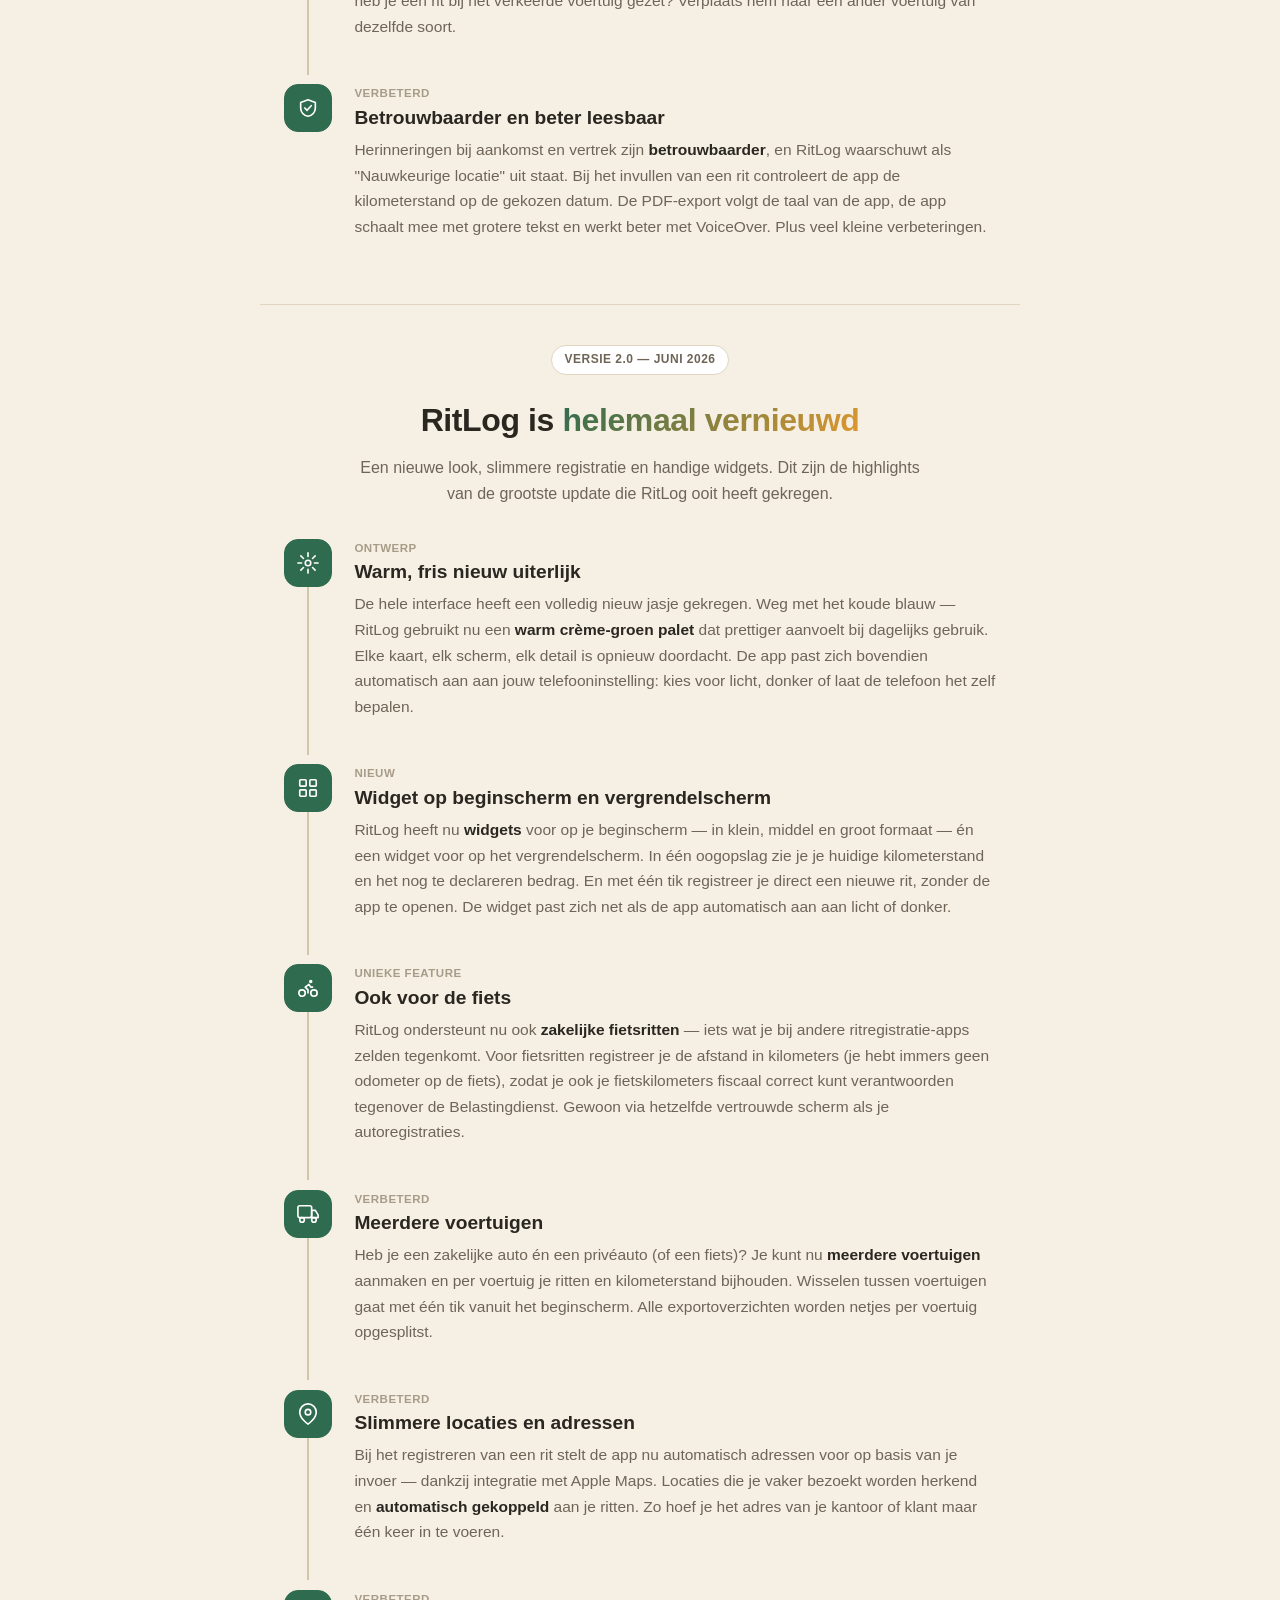
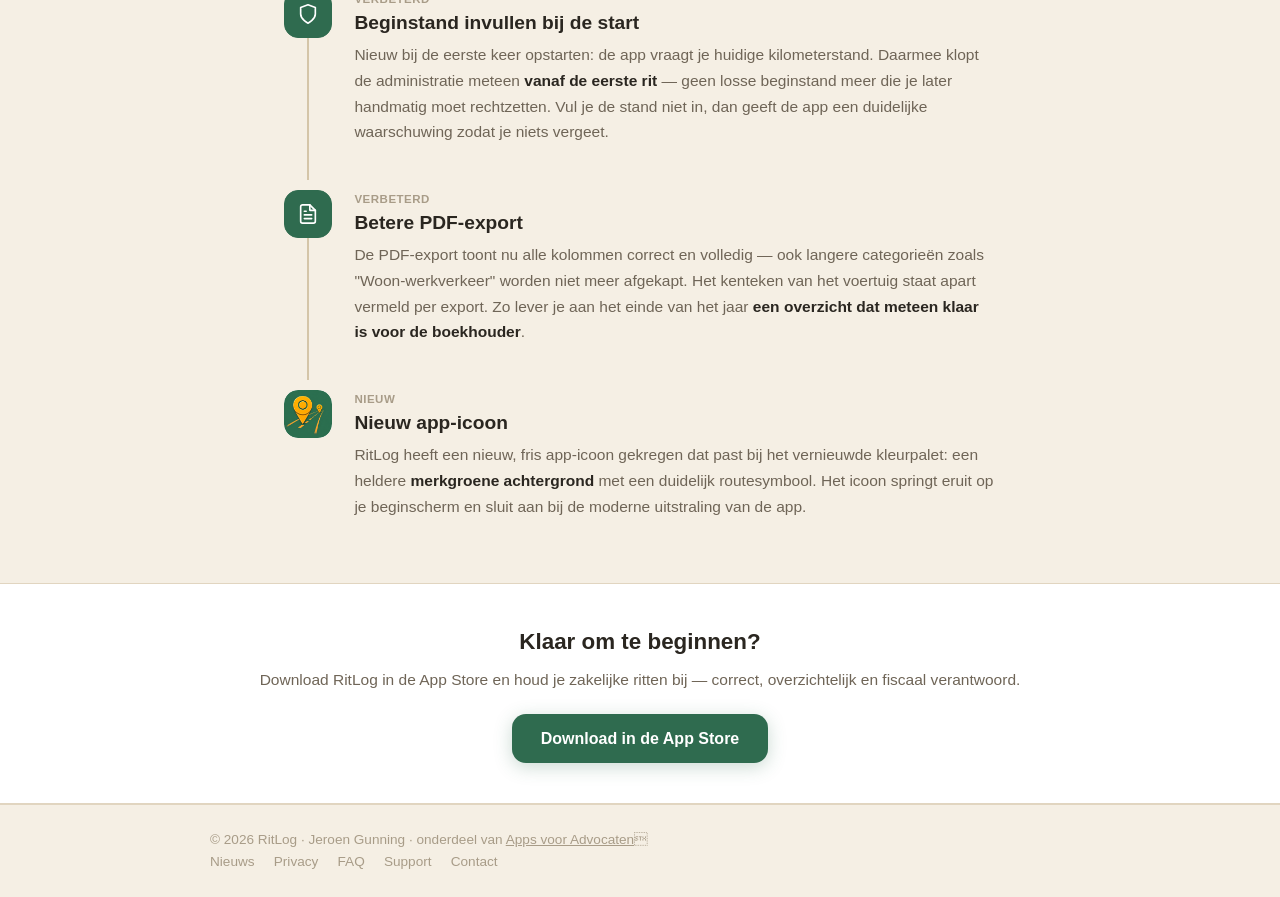
<file: nieuws.html>
<!DOCTYPE html>
<html lang="nl">
<head>
  <meta charset="UTF-8">
  <meta name="viewport" content="width=device-width,initial-scale=1">
  <title>Nieuws – RitLog 2.2</title>
  <meta name="description" content="Wat is er nieuw in RitLog 2.2? Kilometervergoeding 2026 (€ 0,25 per km), een extra grote widget, de iPhone Duo en een volledige back-up.">
  <link rel="alternate" hreflang="nl" href="https://ritlog.com/nieuws.html">
  <link rel="alternate" hreflang="en" href="https://ritlog.com/en/news.html">
  <link rel="alternate" hreflang="x-default" href="https://ritlog.com/nieuws.html">
  <meta name="theme-color" content="#f5efe4">
  <link rel="icon" type="image/png" href="/icon.png?v=3">
  <link rel="apple-touch-icon" href="/apple-touch-icon.png?v=3">
  <style>
    :root{--bg:#f5efe4;--card:#ffffff;--card-h:#fbf6ec;--brd:#e1d5c0;--brd-g:#d4c5a8;--t1:#2a2620;--t2:#6f6557;--t3:#a89c88;--acc:#2f6b4f;--acc-g:rgba(47,107,79,0.28);--acc-s:rgba(47,107,79,0.12);--green:#2f6b4f;--pink:#c07b5b;--blue:#2f6b4f;--amber:#e0982f}
    *{box-sizing:border-box;margin:0;padding:0}
    body{font-family:-apple-system,BlinkMacSystemFont,'Segoe UI',sans-serif;background:var(--bg);color:var(--t1);line-height:1.6}
    /* nav */
    nav{position:sticky;top:0;z-index:100;background:rgba(245,239,228,0.85);backdrop-filter:blur(12px);border-bottom:1px solid var(--brd);padding:.7rem 1.2rem}
    .ni{max-width:860px;margin:auto;display:flex;align-items:center;justify-content:space-between}
    .nl{display:flex;align-items:center;gap:8px;text-decoration:none;color:var(--t1);font-weight:700;font-size:1.05rem}
    .nl span{letter-spacing:-.3px}
    .nk{display:flex;align-items:center;gap:1.2rem}
    .nk a{text-decoration:none;color:var(--t2);font-size:.9rem;transition:color .2s}
    .nk a:hover{color:var(--acc)}
    .nk a[href="/nieuws.html"]{color:var(--acc);font-weight:600}
    .lb{background:var(--acc-s);border:1px solid var(--brd);color:var(--acc);padding:.25rem .7rem;border-radius:20px;cursor:pointer;font-size:.82rem;font-weight:600}
    /* hero */
    .hero{text-align:center;padding:3.5rem 1.5rem 2rem}
    .badge{display:inline-block;background:var(--acc);color:#fff;font-size:.75rem;font-weight:700;letter-spacing:.5px;text-transform:uppercase;padding:.3rem .8rem;border-radius:20px;margin-bottom:1.2rem}
    .hero h1{font-size:clamp(1.9rem,5vw,3rem);font-weight:800;line-height:1.15;letter-spacing:-.5px;margin-bottom:.8rem}
    .hero h1 span{background:linear-gradient(135deg,var(--acc),var(--amber));-webkit-background-clip:text;-webkit-text-fill-color:transparent}
    .hero p{font-size:1.08rem;color:var(--t2);max-width:560px;margin:0 auto}
    /* tijdlijn / feature blokken */
    .nl-wrap{max-width:760px;margin:0 auto;padding:1rem 1.5rem 4rem}
    .nl-item{display:grid;grid-template-columns:48px 1fr;gap:0 1.4rem;margin-bottom:2.8rem;position:relative}
    .nl-item:not(:last-child)::before{content:'';position:absolute;left:23px;top:48px;bottom:-2.2rem;width:2px;background:var(--brd-g)}
    .nl-icon{width:48px;height:48px;border-radius:14px;background:var(--card);border:1.5px solid var(--brd);display:flex;align-items:center;justify-content:center;flex-shrink:0;position:relative;z-index:1}
    .nl-icon.accent{background:var(--acc);border-color:var(--acc)}
    .nl-icon.accent svg{stroke:#fff!important}
    .nl-body{}
    .nl-label{font-size:.72rem;font-weight:700;text-transform:uppercase;letter-spacing:.5px;color:var(--t3);margin-bottom:.2rem}
    .nl-title{font-size:1.2rem;font-weight:700;color:var(--t1);margin-bottom:.45rem;line-height:1.25}
    .nl-text{font-size:.97rem;color:var(--t2);line-height:1.65}
    .nl-text strong{color:var(--t1)}
    /* CTA-balk */
    .cta-bar{background:var(--card);border-top:1px solid var(--brd);border-bottom:1px solid var(--brd);padding:2.5rem 1.5rem;text-align:center;margin-bottom:0}
    .cta-bar h2{font-size:1.4rem;font-weight:700;margin-bottom:.5rem}
    .cta-bar p{color:var(--t2);margin-bottom:1.3rem;font-size:.97rem}
    .cta-btn{display:inline-block;background:var(--acc);color:#fff;text-decoration:none;padding:.75rem 1.8rem;border-radius:14px;font-weight:700;font-size:1rem;box-shadow:0 4px 18px rgba(47,107,79,.25)}
    /* footer */
    footer{padding:1.5rem 1.2rem;border-top:1px solid var(--brd)}
    .fti{max-width:860px;margin:auto;display:flex;justify-content:space-between;flex-wrap:wrap;gap:.5rem;font-size:.85rem;color:var(--t3)}
    .fk{display:flex;gap:1.2rem;flex-wrap:wrap}
    .fk a{color:var(--t3);text-decoration:none}
    .fk a:hover{color:var(--acc)}
    /* video + versiekop */
    .vid-wrap{max-width:760px;margin:1.6rem auto 0;border-radius:18px;overflow:hidden;box-shadow:0 24px 60px -20px rgba(42,38,32,.4),0 4px 14px rgba(42,38,32,.1);background:#ece4d6;aspect-ratio:16/9}
    .vid-wrap video{width:100%;height:100%;display:block}
    .vid-note{font-size:.85rem;color:var(--t3);margin-top:.7rem}
    .era{max-width:760px;margin:0 auto;padding:2.5rem 1.5rem 1rem;border-top:1px solid var(--brd);text-align:center}
    .era .badge{background:var(--card);color:var(--t2);border:1px solid var(--brd)}
    .era h2{font-size:clamp(1.5rem,3.5vw,2rem);font-weight:800;letter-spacing:-.4px;margin-bottom:.6rem}
    .era h2 span{background:linear-gradient(135deg,var(--acc),var(--amber));-webkit-background-clip:text;-webkit-text-fill-color:transparent}
    .era p{color:var(--t2);max-width:560px;margin:0 auto}
  </style>
<style id="nav-mobile">@media(max-width:600px){nav{padding:0.7rem 1rem}.ni{flex-direction:column;gap:0.45rem}.nk{flex-wrap:wrap;justify-content:center;gap:0.35rem 0.9rem}.nk a{white-space:nowrap;font-size:0.82rem}}</style>
</head>
<body>

<nav><div class="ni">
  <a class="nl" href="/"><img src="icon.png" alt="" style="width:30px;height:30px;border-radius:7px"><span>RitLog</span></a>
  <div class="nk">
    <a href="/probeer/">Probeer</a>
    <a href="/nieuws.html">Nieuws</a>
    <a href="/faq.html">FAQ</a>
    <a href="/support.html">Support</a>
    <a href="/privacy.html">Privacy</a>
    <a href="https://appsvooradvocaten.nl">Andere apps</a>
    <a class="lb" href="/en/news.html">EN</a>
  </div>
</div></nav>

<section class="hero">
  <div class="badge">Versie 2.2 — november 2026</div>
  <h1>RitLog <span>2.2</span> is er</h1>
  <p>Het nieuwe tarief van € 0,25 per kilometer, een extra grote widget, de iPhone Duo en een volledige back-up. Bekijk in een minuut wat er nieuw is.</p>
  <div class="vid-wrap"><video controls playsinline preload="none" poster="/beelden/ritlog-promo.jpg" aria-label="Video: zo werkt RitLog 2.2 (1 minuut, met ondertiteling)">
    <source src="/beelden/ritlog-promo.mp4" type="video/mp4">
  </video></div>
</section>

<div class="nl-wrap">

  <div class="nl-item">
    <div class="nl-icon accent">
      <svg width="22" height="22" viewBox="0 0 24 24" fill="none" stroke="#fff" stroke-width="1.8" stroke-linecap="round" stroke-linejoin="round"><path d="M18 7a7 7 0 1 0 0 10"/><path d="M4 10h10M4 14h10"/></svg>
    </div>
    <div class="nl-body">
      <div class="nl-label">Belangrijk</div>
      <div class="nl-title">Kilometervergoeding 2026: € 0,25 per km</div>
      <div class="nl-text">Vanaf 1 januari 2026 is de onbelaste kilometervergoeding <strong>€ 0,25 per kilometer</strong>. RitLog stelt per voertuig voor om dit tarief in te stellen. Ritten tot en met 2025 blijven gewoon op € 0,23: de app rekent elke rit met het tarief dat op die datum gold, ook in je exports en in het jaarbedrag op het beginscherm.</div></div>
  </div>

  <div class="nl-item">
    <div class="nl-icon accent">
      <svg width="22" height="22" viewBox="0 0 24 24" fill="none" stroke="#fff" stroke-width="1.8" stroke-linecap="round" stroke-linejoin="round"><rect x="3" y="3" width="18" height="18" rx="3"/><path d="M7 8h6M7 12h10M7 16h8"/></svg>
    </div>
    <div class="nl-body">
      <div class="nl-label">Nieuw</div>
      <div class="nl-title">Extra grote widget</div>
      <div class="nl-text">Op iOS 27 zet je RitLog nu ook als <strong>extra grote widget</strong> op je beginscherm: je kilometerstand, de verdeling tussen zakelijk, woon-werk en privé, en je laatste ritten. Alles in één oogopslag, zonder de app te openen.</div></div>
  </div>

  <div class="nl-item">
    <div class="nl-icon accent">
      <svg width="22" height="22" viewBox="0 0 24 24" fill="none" stroke="#fff" stroke-width="1.8" stroke-linecap="round" stroke-linejoin="round"><rect x="2" y="5" width="20" height="14" rx="3"/><path d="M12 5v14"/></svg>
    </div>
    <div class="nl-body">
      <div class="nl-label">Nieuw</div>
      <div class="nl-title">Gemaakt voor de iPhone Duo</div>
      <div class="nl-text">Vouw je de <strong>iPhone Duo</strong> open, dan gebruikt RitLog het hele grote scherm. Home staat in twee kolommen, je ritten met de details ernaast, en Inzicht is netjes verdeeld rond de vouw.</div></div>
  </div>

  <div class="nl-item">
    <div class="nl-icon accent">
      <svg width="22" height="22" viewBox="0 0 24 24" fill="none" stroke="#fff" stroke-width="1.8" stroke-linecap="round" stroke-linejoin="round"><path d="M3 12a9 9 0 1 0 3-6.7"/><path d="M3 4v5h5"/><path d="M12 8v4l3 2"/></svg>
    </div>
    <div class="nl-body">
      <div class="nl-label">Nieuw</div>
      <div class="nl-title">Volledige back-up en terugzetten</div>
      <div class="nl-text">Naast de CSV-bestanden per kwartaal bewaart RitLog nu ook een <strong>volledige kopie van al je gegevens</strong> in de map die je zelf kiest, bijvoorbeeld in iCloud Drive. Daarmee zet je alles terug op een nieuwe iPhone. En het terugzetten zelf kun je ook weer ongedaan maken.</div></div>
  </div>

  <div class="nl-item">
    <div class="nl-icon accent">
      <svg width="22" height="22" viewBox="0 0 24 24" fill="none" stroke="#fff" stroke-width="1.8" stroke-linecap="round" stroke-linejoin="round"><path d="M14 3H6a2 2 0 0 0-2 2v14a2 2 0 0 0 2 2h12a2 2 0 0 0 2-2V9z"/><path d="M14 3v6h6"/><path d="M8 14h8M8 17h5"/></svg>
    </div>
    <div class="nl-body">
      <div class="nl-label">Nieuw</div>
      <div class="nl-title">Kosten exporteren en ritten verplaatsen</div>
      <div class="nl-text">Exporteer je tankbeurten, laadbeurten en overige kosten als <strong>CSV voor je boekhouder</strong>. En heb je een rit bij het verkeerde voertuig gezet? Verplaats hem naar een ander voertuig van dezelfde soort.</div></div>
  </div>

  <div class="nl-item" style="margin-bottom:0">
    <div class="nl-icon accent">
      <svg width="22" height="22" viewBox="0 0 24 24" fill="none" stroke="#fff" stroke-width="1.8" stroke-linecap="round" stroke-linejoin="round"><path d="M12 3l8 3v6c0 4.5-3.4 8.3-8 9-4.6-.7-8-4.5-8-9V6z"/><path d="M8.5 12l2.5 2.5 4.5-5"/></svg>
    </div>
    <div class="nl-body">
      <div class="nl-label">Verbeterd</div>
      <div class="nl-title">Betrouwbaarder en beter leesbaar</div>
      <div class="nl-text">Herinneringen bij aankomst en vertrek zijn <strong>betrouwbaarder</strong>, en RitLog waarschuwt als "Nauwkeurige locatie" uit staat. Bij het invullen van een rit controleert de app de kilometerstand op de gekozen datum. De PDF-export volgt de taal van de app, de app schaalt mee met grotere tekst en werkt beter met VoiceOver. Plus veel kleine verbeteringen.</div></div>
  </div>

</div>

<section class="era">
  <div class="badge">Versie 2.0 — juni 2026</div>
  <h2>RitLog is <span>helemaal vernieuwd</span></h2>
  <p>Een nieuwe look, slimmere registratie en handige widgets. Dit zijn de highlights van de grootste update die RitLog ooit heeft gekregen.</p>
</section>

<div class="nl-wrap">

  <!-- 1. Nieuw ontwerp -->
  <div class="nl-item">
    <div class="nl-icon accent">
      <svg width="22" height="22" viewBox="0 0 24 24" fill="none" stroke="#fff" stroke-width="1.8" stroke-linecap="round" stroke-linejoin="round">
        <circle cx="12" cy="12" r="3"/><path d="M12 1v4M12 19v4M4.22 4.22l2.83 2.83M16.95 16.95l2.83 2.83M1 12h4M19 12h4M4.22 19.78l2.83-2.83M16.95 7.05l2.83-2.83"/>
      </svg>
    </div>
    <div class="nl-body">
      <div class="nl-label">Ontwerp</div>
      <div class="nl-title">Warm, fris nieuw uiterlijk</div>
      <div class="nl-text">De hele interface heeft een volledig nieuw jasje gekregen. Weg met het koude blauw — RitLog gebruikt nu een <strong>warm crème-groen palet</strong> dat prettiger aanvoelt bij dagelijks gebruik. Elke kaart, elk scherm, elk detail is opnieuw doordacht. De app past zich bovendien automatisch aan aan jouw telefooninstelling: kies voor licht, donker of laat de telefoon het zelf bepalen.</div></div>
  </div>

  <!-- 2. Widget -->
  <div class="nl-item">
    <div class="nl-icon accent">
      <svg width="22" height="22" viewBox="0 0 24 24" fill="none" stroke="#fff" stroke-width="1.8" stroke-linecap="round" stroke-linejoin="round">
        <rect x="3" y="3" width="7" height="7" rx="1"/><rect x="14" y="3" width="7" height="7" rx="1"/><rect x="3" y="14" width="7" height="7" rx="1"/><rect x="14" y="14" width="7" height="7" rx="1"/>
      </svg>
    </div>
    <div class="nl-body">
      <div class="nl-label">Nieuw</div>
      <div class="nl-title">Widget op beginscherm en vergrendelscherm</div>
      <div class="nl-text">RitLog heeft nu <strong>widgets</strong> voor op je beginscherm — in klein, middel en groot formaat — én een widget voor op het vergrendelscherm. In één oogopslag zie je je huidige kilometerstand en het nog te declareren bedrag. En met één tik registreer je direct een nieuwe rit, zonder de app te openen. De widget past zich net als de app automatisch aan aan licht of donker.</div></div>
  </div>

  <!-- 3. Fiets -->
  <div class="nl-item">
    <div class="nl-icon accent">
      <svg width="22" height="22" viewBox="0 0 24 24" fill="none" stroke="#fff" stroke-width="1.8" stroke-linecap="round" stroke-linejoin="round"><circle cx="18.5" cy="17.5" r="3.5"/><circle cx="5.5" cy="17.5" r="3.5"/><circle cx="15" cy="5" r="1"/><path d="M12 17.5V14l-3-3 4-3 2 3h2"/></svg>
    </div>
    <div class="nl-body">
      <div class="nl-label">Unieke feature</div>
      <div class="nl-title">Ook voor de fiets</div>
      <div class="nl-text">RitLog ondersteunt nu ook <strong>zakelijke fietsritten</strong> — iets wat je bij andere ritregistratie-apps zelden tegenkomt. Voor fietsritten registreer je de afstand in kilometers (je hebt immers geen odometer op de fiets), zodat je ook je fietskilometers fiscaal correct kunt verantwoorden tegenover de Belastingdienst. Gewoon via hetzelfde vertrouwde scherm als je autoregistraties.</div></div>
  </div>

  <!-- 4. Meerdere voertuigen -->
  <div class="nl-item">
    <div class="nl-icon accent">
      <svg width="22" height="22" viewBox="0 0 24 24" fill="none" stroke="#2f6b4f" stroke-width="1.8" stroke-linecap="round" stroke-linejoin="round">
        <rect x="1" y="3" width="15" height="13" rx="2"/><path d="M16 8h4l3 5v3h-7V8z"/><circle cx="5.5" cy="18.5" r="2.5"/><circle cx="18.5" cy="18.5" r="2.5"/>
      </svg>
    </div>
    <div class="nl-body">
      <div class="nl-label">Verbeterd</div>
      <div class="nl-title">Meerdere voertuigen</div>
      <div class="nl-text">Heb je een zakelijke auto én een privéauto (of een fiets)? Je kunt nu <strong>meerdere voertuigen</strong> aanmaken en per voertuig je ritten en kilometerstand bijhouden. Wisselen tussen voertuigen gaat met één tik vanuit het beginscherm. Alle exportoverzichten worden netjes per voertuig opgesplitst.</div></div>
  </div>

  <!-- 5. Locaties + MapKit -->
  <div class="nl-item">
    <div class="nl-icon accent">
      <svg width="22" height="22" viewBox="0 0 24 24" fill="none" stroke="#2f6b4f" stroke-width="1.8" stroke-linecap="round" stroke-linejoin="round">
        <path d="M21 10c0 7-9 13-9 13S3 17 3 10a9 9 0 0118 0z"/><circle cx="12" cy="10" r="3"/>
      </svg>
    </div>
    <div class="nl-body">
      <div class="nl-label">Verbeterd</div>
      <div class="nl-title">Slimmere locaties en adressen</div>
      <div class="nl-text">Bij het registreren van een rit stelt de app nu automatisch adressen voor op basis van je invoer — dankzij integratie met Apple Maps. Locaties die je vaker bezoekt worden herkend en <strong>automatisch gekoppeld</strong> aan je ritten. Zo hoef je het adres van je kantoor of klant maar één keer in te voeren.</div></div>
  </div>

  <!-- 6. Beginstand onboarding -->
  <div class="nl-item">
    <div class="nl-icon accent">
      <svg width="22" height="22" viewBox="0 0 24 24" fill="none" stroke="#2f6b4f" stroke-width="1.8" stroke-linecap="round" stroke-linejoin="round">
        <path d="M12 22s8-4 8-10V5l-8-3-8 3v7c0 6 8 10 8 10z"/>
      </svg>
    </div>
    <div class="nl-body">
      <div class="nl-label">Verbeterd</div>
      <div class="nl-title">Beginstand invullen bij de start</div>
      <div class="nl-text">Nieuw bij de eerste keer opstarten: de app vraagt je huidige kilometerstand. Daarmee klopt de administratie meteen <strong>vanaf de eerste rit</strong> — geen losse beginstand meer die je later handmatig moet rechtzetten. Vul je de stand niet in, dan geeft de app een duidelijke waarschuwing zodat je niets vergeet.</div></div>
  </div>

  <!-- 7. PDF export -->
  <div class="nl-item">
    <div class="nl-icon accent">
      <svg width="22" height="22" viewBox="0 0 24 24" fill="none" stroke="#2f6b4f" stroke-width="1.8" stroke-linecap="round" stroke-linejoin="round">
        <path d="M14 2H6a2 2 0 00-2 2v16a2 2 0 002 2h12a2 2 0 002-2V8z"/><polyline points="14 2 14 8 20 8"/><line x1="16" y1="13" x2="8" y2="13"/><line x1="16" y1="17" x2="8" y2="17"/><polyline points="10 9 9 9 8 9"/>
      </svg>
    </div>
    <div class="nl-body">
      <div class="nl-label">Verbeterd</div>
      <div class="nl-title">Betere PDF-export</div>
      <div class="nl-text">De PDF-export toont nu alle kolommen correct en volledig — ook langere categorieën zoals "Woon-werkverkeer" worden niet meer afgekapt. Het kenteken van het voertuig staat apart vermeld per export. Zo lever je aan het einde van het jaar <strong>een overzicht dat meteen klaar is voor de boekhouder</strong>.</div></div>
  </div>

  <!-- 8. Nieuw icoon -->
  <div class="nl-item" style="margin-bottom:0">
    <div class="nl-icon" style="padding:0;border:none;overflow:hidden"><img src="icon.png?v=2" alt="" style="width:48px;height:48px;border-radius:14px"></div>
    <div class="nl-body">
      <div class="nl-label">Nieuw</div>
      <div class="nl-title">Nieuw app-icoon</div>
      <div class="nl-text">RitLog heeft een nieuw, fris app-icoon gekregen dat past bij het vernieuwde kleurpalet: een heldere <strong>merkgroene achtergrond</strong> met een duidelijk routesymbool. Het icoon springt eruit op je beginscherm en sluit aan bij de moderne uitstraling van de app.</div></div>
  </div>

</div>

<section class="cta-bar">
  <h2>Klaar om te beginnen?</h2>
  <p>Download RitLog in de App Store en houd je zakelijke ritten bij — correct, overzichtelijk en fiscaal verantwoord.</p>
  <a class="cta-btn" href="https://apps.apple.com/nl/app/ritlog/id6759204586">Download in de App Store</a>
</section>

<footer><div class="fti">
  <div class="ftl">&copy; 2026 RitLog &middot; Jeroen Gunning · onderdeel van <a href="https://appsvooradvocaten.nl" style="color:inherit;text-decoration:underline">Apps voor Advocaten</a>
  <div class="fk">
    <a href="/nieuws.html">Nieuws</a>
    <a href="/privacy.html">Privacy</a>
    <a href="/faq.html">FAQ</a>
    <a href="/support.html">Support</a>
    <a href="mailto:support@ritlog.com">Contact</a>
  </div>
</div></footer>

</body>
</html>
</file>
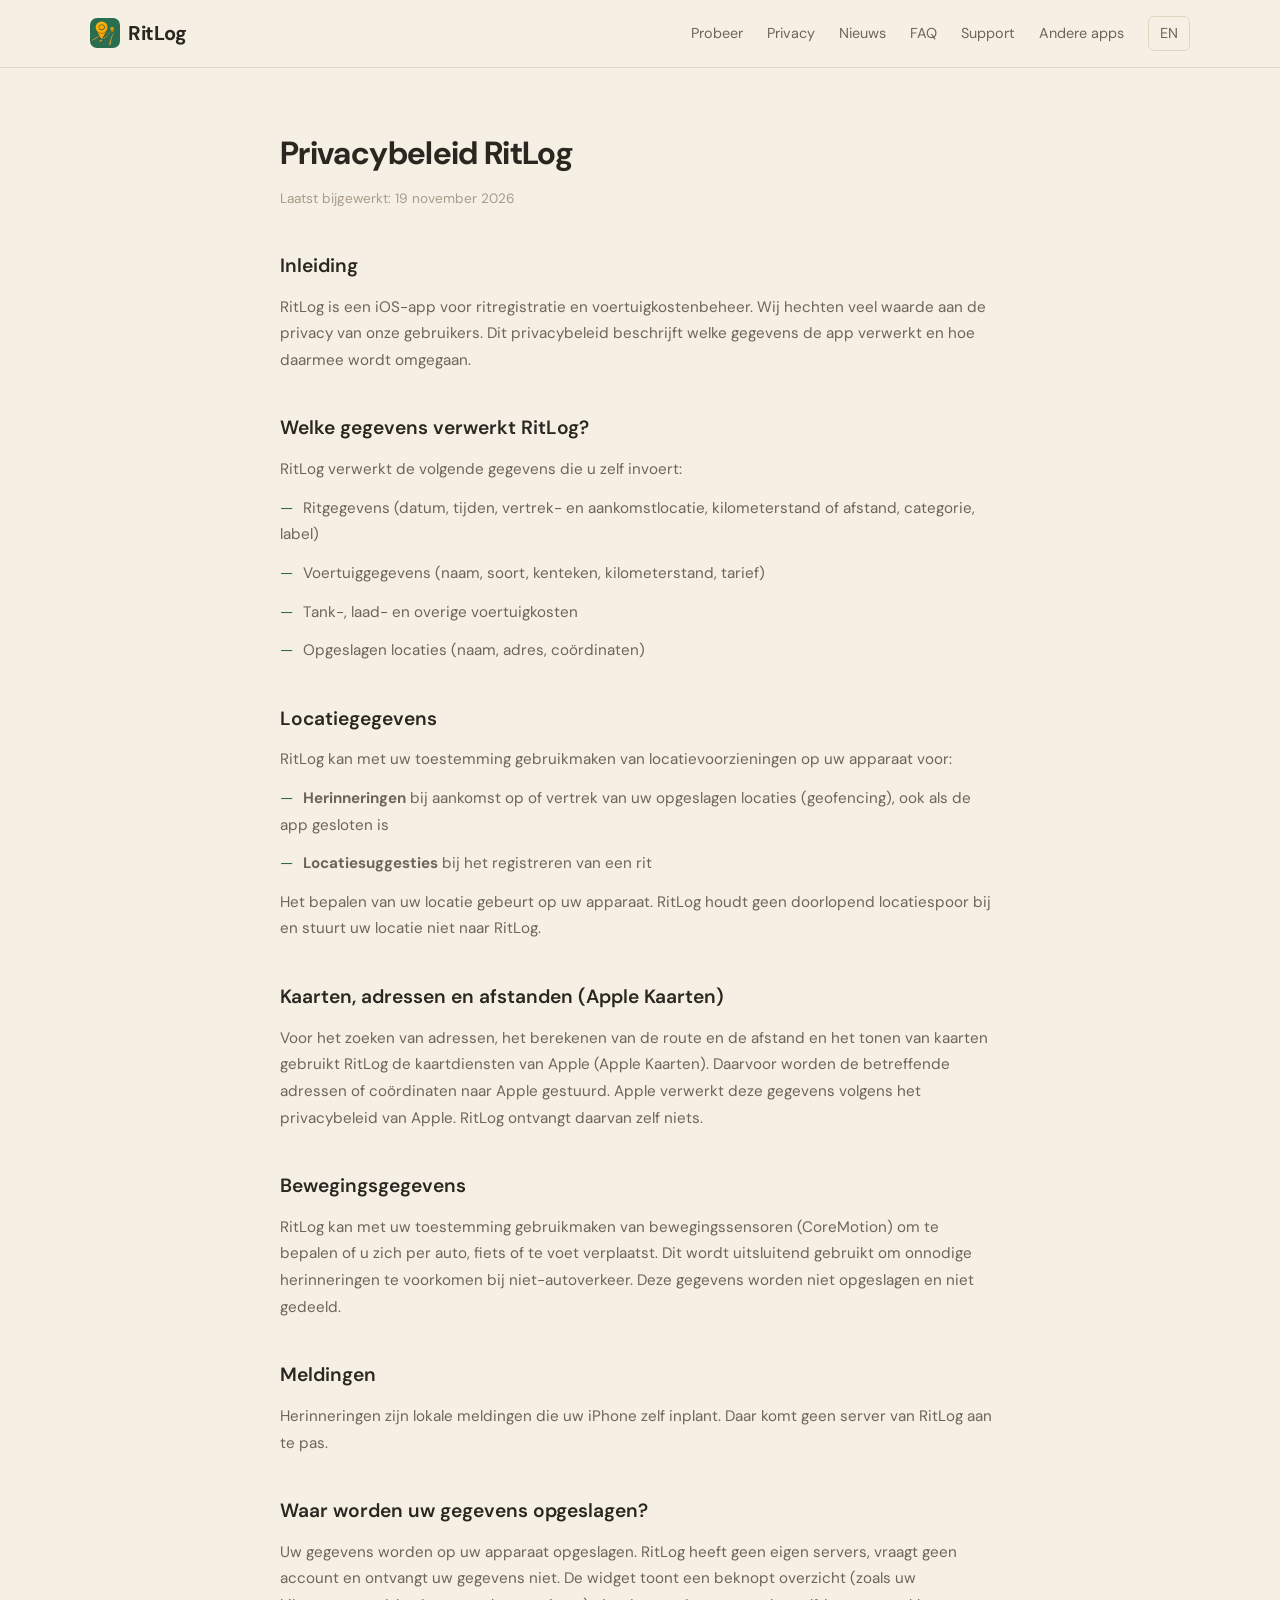
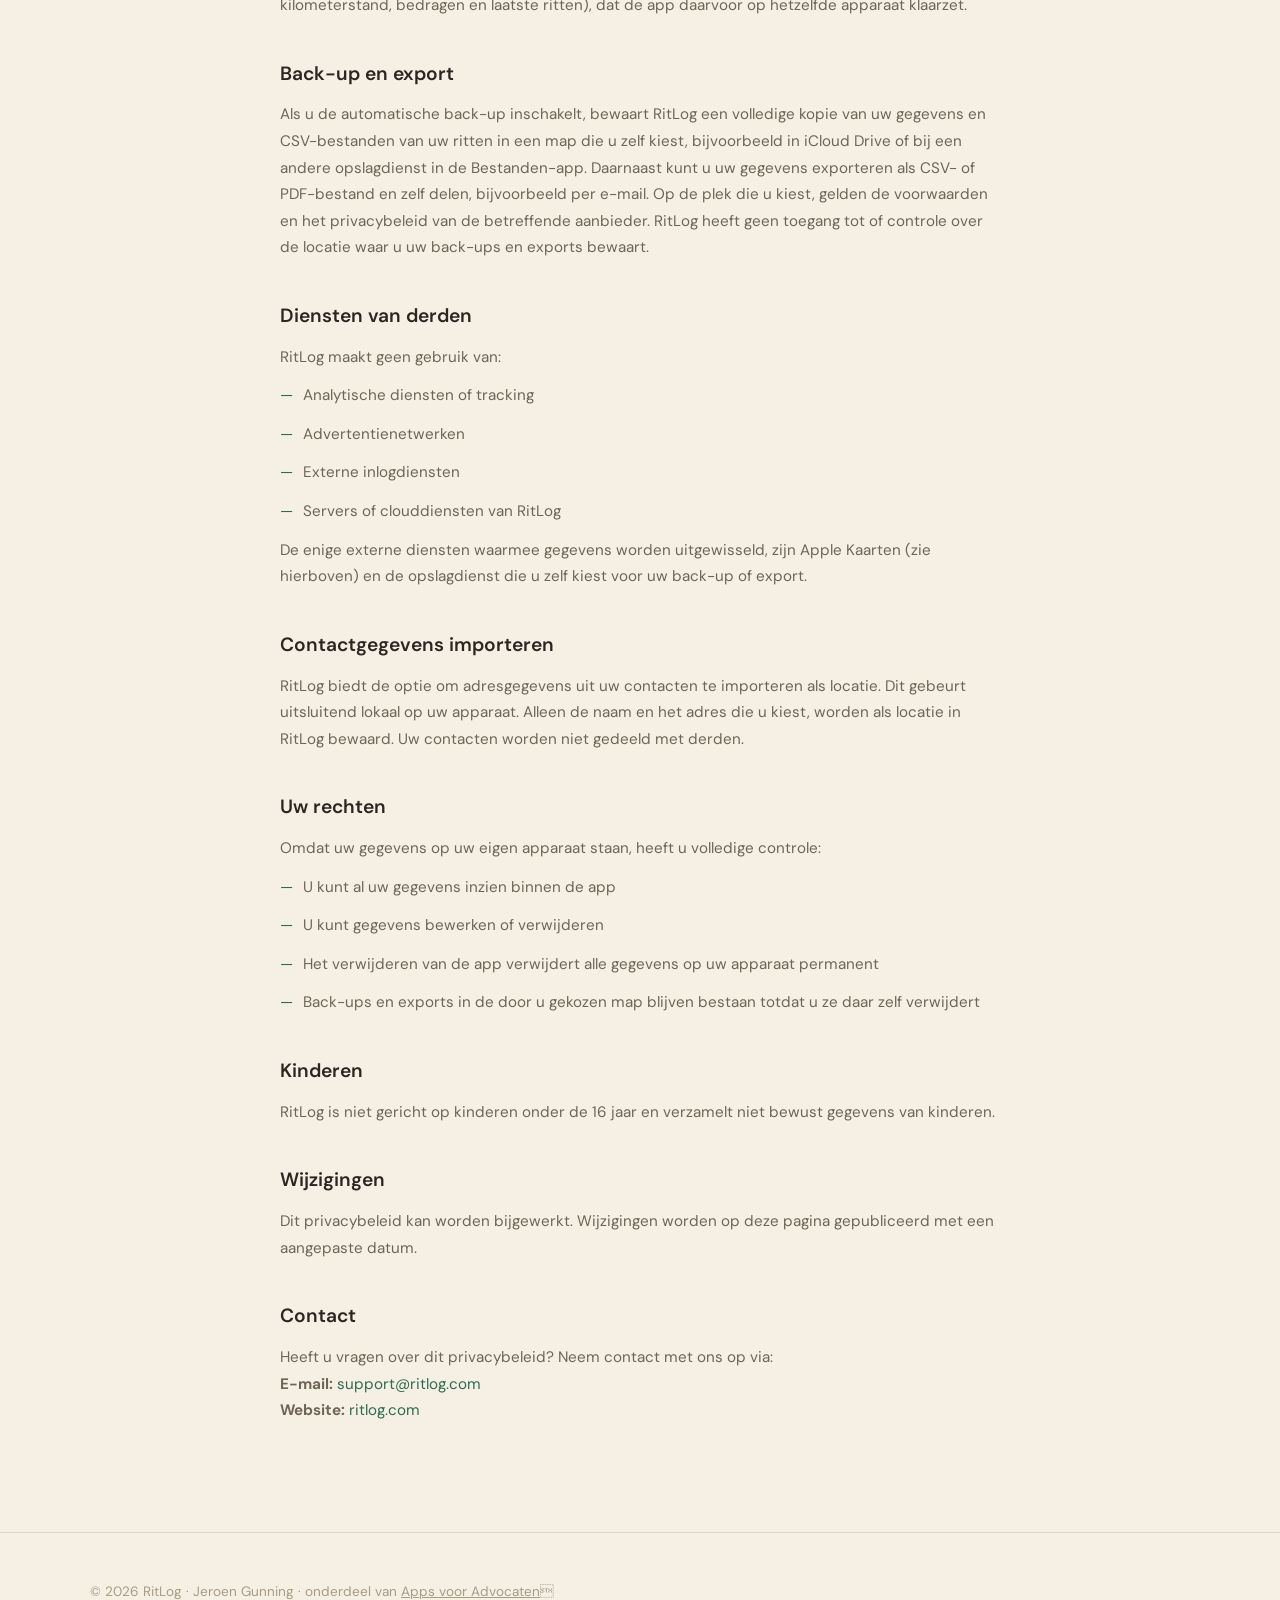
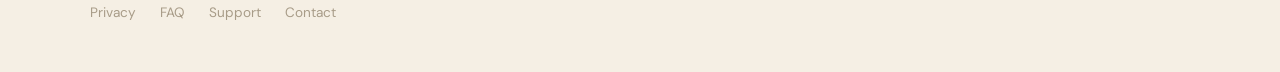
<file: privacy.html>
<!DOCTYPE html>
<html lang="nl">
<head>
  <meta charset="UTF-8">
  <link rel="icon" type="image/png" href="/icon.png?v=3">
  <link rel="apple-touch-icon" href="/apple-touch-icon.png?v=3">
  <meta name="viewport" content="width=device-width, initial-scale=1.0">
  <title>Privacybeleid — RitLog</title>
  <link rel="alternate" hreflang="nl" href="https://ritlog.com/privacy.html">
  <link rel="alternate" hreflang="en" href="https://ritlog.com/en/privacy.html">
  <link rel="alternate" hreflang="x-default" href="https://ritlog.com/privacy.html">
  <meta name="theme-color" content="#f5efe4">
  <link rel="preconnect" href="https://fonts.googleapis.com">
  <link rel="preconnect" href="https://fonts.gstatic.com" crossorigin>
  <link href="https://fonts.googleapis.com/css2?family=DM+Sans:ital,opsz,wght@0,9..40,300;0,9..40,400;0,9..40,500;0,9..40,600;0,9..40,700&family=JetBrains+Mono:wght@400&display=swap" rel="stylesheet">
  <style>
    *,*::before,*::after{margin:0;padding:0;box-sizing:border-box}
    :root{--bg:#f5efe4;--card:#ffffff;--card-h:#fbf6ec;--brd:#e1d5c0;--brd-g:#d4c5a8;--t1:#2a2620;--t2:#6f6557;--t3:#a89c88;--acc:#2f6b4f;--acc-g:rgba(47,107,79,0.28);--acc-s:rgba(47,107,79,0.12);--green:#2f6b4f;--pink:#c07b5b;--blue:#2f6b4f;--amber:#e0982f}
    html{scroll-behavior:smooth}
    body{font-family:'DM Sans',-apple-system,BlinkMacSystemFont,sans-serif;background:var(--bg);color:var(--t1);line-height:1.6;-webkit-font-smoothing:antialiased;overflow-x:hidden}
    @keyframes dr{0%,100%{transform:translate(0,0)}50%{transform:translate(40px,20px)}}
    nav{position:fixed;top:0;left:0;right:0;z-index:100;padding:1rem 2rem;background:rgba(245,239,228,0.85);backdrop-filter:blur(20px);-webkit-backdrop-filter:blur(20px);border-bottom:1px solid var(--brd)}
    .ni{max-width:1100px;margin:0 auto;display:flex;align-items:center;justify-content:space-between}
    .nl{font-size:1.25rem;font-weight:700;letter-spacing:-0.02em;color:var(--t1);text-decoration:none;display:flex;align-items:center;gap:0.5rem;cursor:pointer}
    .li{width:32px;height:32px;background:linear-gradient(135deg,var(--acc),var(--amber));border-radius:8px;display:flex;align-items:center;justify-content:center;font-size:0.85rem}
    .nk{display:flex;gap:1.5rem;align-items:center}
    .nk a{color:var(--t2);text-decoration:none;font-size:0.9rem;font-weight:400;transition:color 0.2s;cursor:pointer}
    .nk a:hover{color:var(--t1)}
    .lb{color:var(--t3);font-size:0.8rem;cursor:pointer;padding:0.3rem 0.7rem;border:1px solid var(--brd);border-radius:6px;transition:all 0.2s;background:transparent;font-family:inherit}
    .lb:hover{color:var(--t2);border-color:var(--brd-g)}
    section{padding:6rem 2rem}.con{max-width:1100px;margin:0 auto}
    .hero{min-height:100vh;display:flex;align-items:center;padding-top:5rem}
    .hc{display:grid;grid-template-columns:1fr 1fr;gap:4rem;align-items:center}
    .ht{max-width:540px}

    .hero h1{font-size:clamp(2.5rem,5vw,3.8rem);font-weight:700;letter-spacing:-0.03em;line-height:1.1;margin-bottom:1.5rem}
    .hero h1 span{background:linear-gradient(135deg,var(--acc),#f0a060);-webkit-background-clip:text;-webkit-text-fill-color:transparent;background-clip:text}
    .hero p{font-size:1.15rem;color:var(--t2);line-height:1.7;margin-bottom:2rem;max-width:460px}
    .cta{display:inline-flex;align-items:center;gap:0.6rem;padding:0.9rem 2rem;background:var(--blue);color:white;text-decoration:none;border-radius:12px;font-weight:600;font-size:1rem;transition:all 0.3s ease;box-shadow:0 4px 20px rgba(0,122,255,0.3)}
    .cta:hover{transform:translateY(-2px);box-shadow:0 8px 30px rgba(0,122,255,0.35)}
    .hv{display:flex;justify-content:center;align-items:center}
    .pm{width:280px;height:560px;background:linear-gradient(145deg,#2c2c2e,#1c1c1e);border-radius:40px;border:2px solid var(--brd-g);padding:12px;position:relative;box-shadow:0 20px 60px rgba(0,0,0,0.4),0 0 0 1px rgba(255,255,255,0.08),inset 0 1px 0 rgba(255,255,255,0.08)}
    .ps{width:100%;height:100%;background:linear-gradient(180deg,#1c1c1e 0%,#2c2c2e 50%,#1c1c1e 100%);border-radius:30px;overflow:hidden;display:flex;flex-direction:column;padding:2.5rem 1.2rem 1.2rem}
    .pn{position:absolute;top:12px;left:50%;transform:translateX(-50%);width:100px;height:28px;background:#000;border-radius:0 0 16px 16px;z-index:2}
    .mh{text-align:center;margin-bottom:1.2rem}.mh h3{font-size:1.1rem;font-weight:600;margin-bottom:0.2rem}.mh p{font-size:0.65rem;color:var(--t3)}
    .msr{display:grid;grid-template-columns:1fr 1fr;gap:0.5rem;margin-bottom:0.8rem}
    .ms{background:var(--card);border:1px solid var(--brd);border-radius:12px;padding:0.7rem;text-align:center}
    .ms .v{font-size:1.1rem;font-weight:700;color:var(--acc)}.ms .l{font-size:0.55rem;color:var(--t3);text-transform:uppercase;letter-spacing:0.05em}
    .mt{background:var(--card);border:1px solid var(--brd);border-radius:12px;padding:0.7rem;margin-bottom:0.5rem}
    .mr{display:flex;align-items:center;gap:0.5rem;margin-bottom:0.3rem}
    .md{width:6px;height:6px;border-radius:50%;background:var(--green);flex-shrink:0}.md.ho{background:transparent;border:1.5px solid var(--pink)}
    .mn{font-size:0.72rem;font-weight:500}.mm{font-size:0.58rem;color:var(--t3);padding-left:1rem}
    .tb{margin-top:auto;display:flex;justify-content:space-around;padding:0.6rem 0 0.2rem;border-top:1px solid var(--brd)}
    .ta{font-size:0.5rem;color:var(--t3);text-align:center}.ta.ac{color:var(--acc)}
    .ti{width:18px;height:18px;margin:0 auto 2px;border-radius:4px;background:var(--brd)}.ta.ac .ti{background:var(--acc-s)}
    .fg{display:grid;grid-template-columns:repeat(3,1fr);gap:1.5rem;margin-top:3rem}
    .fc{background:var(--card);border:1px solid var(--brd);border-radius:16px;padding:2rem;transition:all 0.3s ease}
    .fc:hover{background:var(--card-h);border-color:var(--brd-g);transform:translateY(-2px)}
    .fi{width:44px;height:44px;border-radius:12px;background:var(--acc-s);display:flex;align-items:center;justify-content:center;font-size:1.3rem;margin-bottom:1.2rem}
    .fc h3{font-size:1.05rem;font-weight:600;margin-bottom:0.6rem}.fc p{font-size:0.9rem;color:var(--t2);line-height:1.6}
    .sl{font-size:0.8rem;font-weight:500;color:var(--acc);text-transform:uppercase;letter-spacing:0.08em;margin-bottom:0.75rem}
    .st{font-size:clamp(1.8rem,3vw,2.4rem);font-weight:700;letter-spacing:-0.02em;margin-bottom:1rem}
    .sd{font-size:1.05rem;color:var(--t2);max-width:600px;line-height:1.7}
    .stp{display:grid;grid-template-columns:repeat(3,1fr);gap:2rem;margin-top:3rem}
    .sp{text-align:center;padding:2rem}
    .sn{font-family:'JetBrains Mono',monospace;font-size:3rem;font-weight:400;color:var(--acc);opacity:0.3;margin-bottom:1rem}
    .sp h3{font-size:1.1rem;font-weight:600;margin-bottom:0.5rem}.sp p{font-size:0.9rem;color:var(--t2);line-height:1.6}
    .lp{padding-top:8rem}.lc{max-width:720px;margin:0 auto}
    .lc h1{font-size:2rem;font-weight:700;margin-bottom:0.5rem;letter-spacing:-0.02em}
    .lc .lu{font-size:0.85rem;color:var(--t3);margin-bottom:2.5rem}
    .lc h2{font-size:1.2rem;font-weight:600;margin-top:2.5rem;margin-bottom:0.75rem}
    .lc h3{font-size:1.05rem;font-weight:600;margin-top:1.5rem;margin-bottom:0.5rem;color:var(--t1)}
    .lc p,.lc li{font-size:0.95rem;color:var(--t2);line-height:1.75;margin-bottom:0.75rem}
    .lc ul{list-style:none;padding-left:0}.lc ul li::before{content:'—';color:var(--acc);margin-right:0.6rem}
    .lc a{color:var(--acc);text-decoration:none;cursor:pointer}.lc a:hover{text-decoration:underline}
    .sc{background:var(--card);border:1px solid var(--brd);border-radius:16px;padding:2.5rem;max-width:600px;margin-top:2rem}
    .sc a{color:var(--acc);text-decoration:none;font-weight:500}.sc a:hover{text-decoration:underline}
    footer{padding:3rem 2rem;border-top:1px solid var(--brd)}
    .fti{max-width:1100px;margin:0 auto;display:flex;justify-content:space-between;align-items:center}
    .ftl{font-size:0.85rem;color:var(--t3)}
    .fk{display:flex;gap:1.5rem}.fk a{font-size:0.85rem;color:var(--t3);text-decoration:none;transition:color 0.2s;cursor:pointer}.fk a:hover{color:var(--t2)}
    .pg{display:none}.pg.ac{display:block}
    .faq-section{margin-top:1.5rem}
    .faq-section h2{font-size:1.1rem;font-weight:600;margin-top:2rem;margin-bottom:0.5rem;color:var(--acc);padding-bottom:0.3rem;border-bottom:1px solid var(--brd)}
    .faq-item{border-bottom:1px solid var(--brd)}
    .faq-q{display:flex;justify-content:space-between;align-items:center;padding:0.9rem 0;cursor:pointer;font-size:0.95rem;font-weight:500;color:var(--t1);gap:1rem}
    .faq-q:hover{color:var(--acc)}
    .faq-q::after{content:'+';font-size:1.2rem;color:var(--t3);flex-shrink:0;transition:transform 0.2s}
    .faq-item.open .faq-q::after{content:'−'}
    .faq-a{max-height:0;overflow:hidden;transition:max-height 0.3s ease}
    .faq-item.open .faq-a{max-height:500px}
    .faq-a p{font-size:0.9rem;color:var(--t2);line-height:1.7;padding:0 0 0.9rem 0;margin:0}
    .cta-wrap{display:flex;flex-direction:column;align-items:center}
    .scroll-hint{display:flex;flex-direction:column;align-items:center;gap:0.3rem;margin-top:2.5rem;cursor:pointer;animation:hintFade 2.5s ease-in-out infinite;color:var(--t2);transition:color 0.2s}
    .scroll-hint:hover{color:var(--t2)}
    .scroll-hint-text{font-size:0.85rem;font-weight:500;letter-spacing:0.1em;text-transform:uppercase}
    .scroll-hint-arrow{animation:bounce 2s ease-in-out infinite}
    @keyframes hintFade{0%,100%{opacity:0.5}50%{opacity:1}}
    @keyframes bounce{0%,100%{transform:translateY(0)}50%{transform:translateY(4px)}}
    .carousel{position:relative;display:flex;flex-direction:column;align-items:center}
    .car-slide{display:none}
    .car-slide.car-active{display:block}
    .screen-img{width:280px;height:auto;border-radius:32px;box-shadow:0 20px 60px rgba(0,0,0,0.4),0 0 0 1px rgba(255,255,255,0.08)}
    .car-dots{display:flex;gap:0.5rem;margin-top:1.2rem;justify-content:center}
    .car-dot{width:8px;height:8px;border-radius:50%;background:rgba(255,255,255,0.2);cursor:pointer;transition:all 0.2s}
    .car-dot.car-dot-active{background:var(--blue);width:20px;border-radius:4px}
    @media(max-width:768px){.hc{grid-template-columns:1fr;gap:3rem;text-align:center}.hero p{margin-left:auto;margin-right:auto}.fg{grid-template-columns:1fr}.stp{grid-template-columns:1fr;gap:1rem}.nk{gap:1rem}.nk a{font-size:0.8rem}.fti{flex-direction:column;gap:1rem;text-align:center}section{padding:4rem 1.5rem}.screen-img{width:240px}}
    @media(max-width:480px){.nk{gap:0.7rem}.screen-img{width:200px}}
  </style>
<style id="nav-mobile">@media(max-width:600px){nav{padding:0.7rem 1rem}.ni{flex-direction:column;gap:0.45rem}.nk{flex-wrap:wrap;justify-content:center;gap:0.35rem 0.9rem}.nk a{white-space:nowrap;font-size:0.82rem}.hero{padding-top:7.5rem}.lp{padding-top:9.5rem}}</style>
</head>
<body>
<div class="amb"></div>
<nav><div class="ni">
  <a class="nl" href="/"><img src="icon.png" alt="" style="width:30px;height:30px;border-radius:7px"><span>RitLog</span></a>
  <div class="nk">
    <a href="/probeer/">Probeer</a>
    <a href="/privacy.html">Privacy</a>
    <a href="/nieuws.html">Nieuws</a><a href="/faq.html">FAQ</a>
    <a href="/support.html">Support</a>
    <a href="https://appsvooradvocaten.nl">Andere apps</a>
    <a class="lb" href="/en/privacy.html">EN</a>
  </div>
</div></nav>
<section class="lp"><div class="con"><div class="lc">
<h1>Privacybeleid RitLog</h1><p class="lu">Laatst bijgewerkt: 19 november 2026</p><h2>Inleiding</h2><p>RitLog is een iOS-app voor ritregistratie en voertuigkostenbeheer. Wij hechten veel waarde aan de privacy van onze gebruikers. Dit privacybeleid beschrijft welke gegevens de app verwerkt en hoe daarmee wordt omgegaan.</p><h2>Welke gegevens verwerkt RitLog?</h2><p>RitLog verwerkt de volgende gegevens die u zelf invoert:</p><ul><li>Ritgegevens (datum, tijden, vertrek- en aankomstlocatie, kilometerstand of afstand, categorie, label)</li><li>Voertuiggegevens (naam, soort, kenteken, kilometerstand, tarief)</li><li>Tank-, laad- en overige voertuigkosten</li><li>Opgeslagen locaties (naam, adres, coördinaten)</li></ul><h2>Locatiegegevens</h2><p>RitLog kan met uw toestemming gebruikmaken van locatievoorzieningen op uw apparaat voor:</p><ul><li><strong>Herinneringen</strong> bij aankomst op of vertrek van uw opgeslagen locaties (geofencing), ook als de app gesloten is</li><li><strong>Locatiesuggesties</strong> bij het registreren van een rit</li></ul><p>Het bepalen van uw locatie gebeurt op uw apparaat. RitLog houdt geen doorlopend locatiespoor bij en stuurt uw locatie niet naar RitLog.</p><h2>Kaarten, adressen en afstanden (Apple Kaarten)</h2><p>Voor het zoeken van adressen, het berekenen van de route en de afstand en het tonen van kaarten gebruikt RitLog de kaartdiensten van Apple (Apple Kaarten). Daarvoor worden de betreffende adressen of coördinaten naar Apple gestuurd. Apple verwerkt deze gegevens volgens het privacybeleid van Apple. RitLog ontvangt daarvan zelf niets.</p><h2>Bewegingsgegevens</h2><p>RitLog kan met uw toestemming gebruikmaken van bewegingssensoren (CoreMotion) om te bepalen of u zich per auto, fiets of te voet verplaatst. Dit wordt uitsluitend gebruikt om onnodige herinneringen te voorkomen bij niet-autoverkeer. Deze gegevens worden niet opgeslagen en niet gedeeld.</p><h2>Meldingen</h2><p>Herinneringen zijn lokale meldingen die uw iPhone zelf inplant. Daar komt geen server van RitLog aan te pas.</p><h2>Waar worden uw gegevens opgeslagen?</h2><p>Uw gegevens worden op uw apparaat opgeslagen. RitLog heeft geen eigen servers, vraagt geen account en ontvangt uw gegevens niet. De widget toont een beknopt overzicht (zoals uw kilometerstand, bedragen en laatste ritten), dat de app daarvoor op hetzelfde apparaat klaarzet.</p><h2>Back-up en export</h2><p>Als u de automatische back-up inschakelt, bewaart RitLog een volledige kopie van uw gegevens en CSV-bestanden van uw ritten in een map die u zelf kiest, bijvoorbeeld in iCloud Drive of bij een andere opslagdienst in de Bestanden-app. Daarnaast kunt u uw gegevens exporteren als CSV- of PDF-bestand en zelf delen, bijvoorbeeld per e-mail. Op de plek die u kiest, gelden de voorwaarden en het privacybeleid van de betreffende aanbieder. RitLog heeft geen toegang tot of controle over de locatie waar u uw back-ups en exports bewaart.</p><h2>Diensten van derden</h2><p>RitLog maakt geen gebruik van:</p><ul><li>Analytische diensten of tracking</li><li>Advertentienetwerken</li><li>Externe inlogdiensten</li><li>Servers of clouddiensten van RitLog</li></ul><p>De enige externe diensten waarmee gegevens worden uitgewisseld, zijn Apple Kaarten (zie hierboven) en de opslagdienst die u zelf kiest voor uw back-up of export.</p><h2>Contactgegevens importeren</h2><p>RitLog biedt de optie om adresgegevens uit uw contacten te importeren als locatie. Dit gebeurt uitsluitend lokaal op uw apparaat. Alleen de naam en het adres die u kiest, worden als locatie in RitLog bewaard. Uw contacten worden niet gedeeld met derden.</p><h2>Uw rechten</h2><p>Omdat uw gegevens op uw eigen apparaat staan, heeft u volledige controle:</p><ul><li>U kunt al uw gegevens inzien binnen de app</li><li>U kunt gegevens bewerken of verwijderen</li><li>Het verwijderen van de app verwijdert alle gegevens op uw apparaat permanent</li><li>Back-ups en exports in de door u gekozen map blijven bestaan totdat u ze daar zelf verwijdert</li></ul><h2>Kinderen</h2><p>RitLog is niet gericht op kinderen onder de 16 jaar en verzamelt niet bewust gegevens van kinderen.</p><h2>Wijzigingen</h2><p>Dit privacybeleid kan worden bijgewerkt. Wijzigingen worden op deze pagina gepubliceerd met een aangepaste datum.</p><h2>Contact</h2><p>Heeft u vragen over dit privacybeleid? Neem contact met ons op via:<br><strong>E-mail:</strong> <a href="mailto:support@ritlog.com">support@ritlog.com</a><br><strong>Website:</strong> <a href="https://ritlog.com">ritlog.com</a></p>
</div></div></section>
<footer><div class="fti">
  <div class="ftl">&copy; 2026 RitLog · Jeroen Gunning · onderdeel van <a href="https://appsvooradvocaten.nl" style="color:inherit;text-decoration:underline">Apps voor Advocaten</a>
  <div class="fk">
    <a href="/privacy.html">Privacy</a>
    <a href="/faq.html">FAQ</a>
    <a href="/support.html">Support</a>
    <a href="mailto:support@ritlog.com">Contact</a>
  </div>
</div></footer>

</body>
</html>
</file>
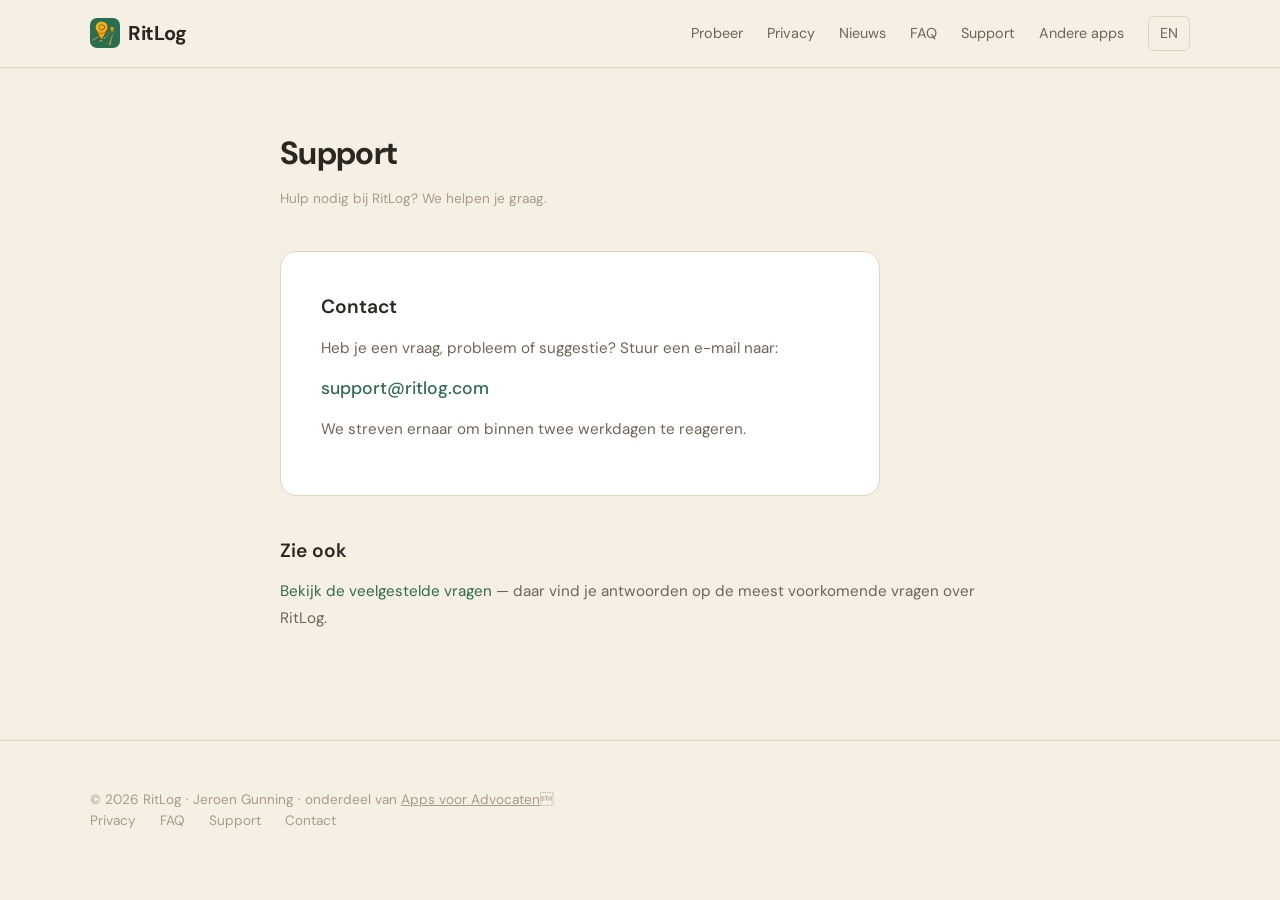
<file: support.html>
<!DOCTYPE html>
<html lang="nl">
<head>
  <meta charset="UTF-8">
  <link rel="icon" type="image/png" href="/icon.png?v=3">
  <link rel="apple-touch-icon" href="/apple-touch-icon.png?v=3">
  <meta name="viewport" content="width=device-width, initial-scale=1.0">
  <title>Support — RitLog</title>
  <link rel="alternate" hreflang="nl" href="https://ritlog.com/support.html">
  <link rel="alternate" hreflang="en" href="https://ritlog.com/en/support.html">
  <link rel="alternate" hreflang="x-default" href="https://ritlog.com/support.html">
  <meta name="theme-color" content="#f5efe4">
  <link rel="preconnect" href="https://fonts.googleapis.com">
  <link rel="preconnect" href="https://fonts.gstatic.com" crossorigin>
  <link href="https://fonts.googleapis.com/css2?family=DM+Sans:ital,opsz,wght@0,9..40,300;0,9..40,400;0,9..40,500;0,9..40,600;0,9..40,700&family=JetBrains+Mono:wght@400&display=swap" rel="stylesheet">
  <style>
    *,*::before,*::after{margin:0;padding:0;box-sizing:border-box}
    :root{--bg:#f5efe4;--card:#ffffff;--card-h:#fbf6ec;--brd:#e1d5c0;--brd-g:#d4c5a8;--t1:#2a2620;--t2:#6f6557;--t3:#a89c88;--acc:#2f6b4f;--acc-g:rgba(47,107,79,0.28);--acc-s:rgba(47,107,79,0.12);--green:#2f6b4f;--pink:#c07b5b;--blue:#2f6b4f;--amber:#e0982f}
    html{scroll-behavior:smooth}
    body{font-family:'DM Sans',-apple-system,BlinkMacSystemFont,sans-serif;background:var(--bg);color:var(--t1);line-height:1.6;-webkit-font-smoothing:antialiased;overflow-x:hidden}
    @keyframes dr{0%,100%{transform:translate(0,0)}50%{transform:translate(40px,20px)}}
    nav{position:fixed;top:0;left:0;right:0;z-index:100;padding:1rem 2rem;background:rgba(245,239,228,0.85);backdrop-filter:blur(20px);-webkit-backdrop-filter:blur(20px);border-bottom:1px solid var(--brd)}
    .ni{max-width:1100px;margin:0 auto;display:flex;align-items:center;justify-content:space-between}
    .nl{font-size:1.25rem;font-weight:700;letter-spacing:-0.02em;color:var(--t1);text-decoration:none;display:flex;align-items:center;gap:0.5rem;cursor:pointer}
    .li{width:32px;height:32px;background:linear-gradient(135deg,var(--acc),var(--amber));border-radius:8px;display:flex;align-items:center;justify-content:center;font-size:0.85rem}
    .nk{display:flex;gap:1.5rem;align-items:center}
    .nk a{color:var(--t2);text-decoration:none;font-size:0.9rem;font-weight:400;transition:color 0.2s;cursor:pointer}
    .nk a:hover{color:var(--t1)}
    .lb{color:var(--t3);font-size:0.8rem;cursor:pointer;padding:0.3rem 0.7rem;border:1px solid var(--brd);border-radius:6px;transition:all 0.2s;background:transparent;font-family:inherit}
    .lb:hover{color:var(--t2);border-color:var(--brd-g)}
    section{padding:6rem 2rem}.con{max-width:1100px;margin:0 auto}
    .hero{min-height:100vh;display:flex;align-items:center;padding-top:5rem}
    .hc{display:grid;grid-template-columns:1fr 1fr;gap:4rem;align-items:center}
    .ht{max-width:540px}

    .hero h1{font-size:clamp(2.5rem,5vw,3.8rem);font-weight:700;letter-spacing:-0.03em;line-height:1.1;margin-bottom:1.5rem}
    .hero h1 span{background:linear-gradient(135deg,var(--acc),#f0a060);-webkit-background-clip:text;-webkit-text-fill-color:transparent;background-clip:text}
    .hero p{font-size:1.15rem;color:var(--t2);line-height:1.7;margin-bottom:2rem;max-width:460px}
    .cta{display:inline-flex;align-items:center;gap:0.6rem;padding:0.9rem 2rem;background:var(--blue);color:white;text-decoration:none;border-radius:12px;font-weight:600;font-size:1rem;transition:all 0.3s ease;box-shadow:0 4px 20px rgba(0,122,255,0.3)}
    .cta:hover{transform:translateY(-2px);box-shadow:0 8px 30px rgba(0,122,255,0.35)}
    .hv{display:flex;justify-content:center;align-items:center}
    .pm{width:280px;height:560px;background:linear-gradient(145deg,#2c2c2e,#1c1c1e);border-radius:40px;border:2px solid var(--brd-g);padding:12px;position:relative;box-shadow:0 20px 60px rgba(0,0,0,0.4),0 0 0 1px rgba(255,255,255,0.08),inset 0 1px 0 rgba(255,255,255,0.08)}
    .ps{width:100%;height:100%;background:linear-gradient(180deg,#1c1c1e 0%,#2c2c2e 50%,#1c1c1e 100%);border-radius:30px;overflow:hidden;display:flex;flex-direction:column;padding:2.5rem 1.2rem 1.2rem}
    .pn{position:absolute;top:12px;left:50%;transform:translateX(-50%);width:100px;height:28px;background:#000;border-radius:0 0 16px 16px;z-index:2}
    .mh{text-align:center;margin-bottom:1.2rem}.mh h3{font-size:1.1rem;font-weight:600;margin-bottom:0.2rem}.mh p{font-size:0.65rem;color:var(--t3)}
    .msr{display:grid;grid-template-columns:1fr 1fr;gap:0.5rem;margin-bottom:0.8rem}
    .ms{background:var(--card);border:1px solid var(--brd);border-radius:12px;padding:0.7rem;text-align:center}
    .ms .v{font-size:1.1rem;font-weight:700;color:var(--acc)}.ms .l{font-size:0.55rem;color:var(--t3);text-transform:uppercase;letter-spacing:0.05em}
    .mt{background:var(--card);border:1px solid var(--brd);border-radius:12px;padding:0.7rem;margin-bottom:0.5rem}
    .mr{display:flex;align-items:center;gap:0.5rem;margin-bottom:0.3rem}
    .md{width:6px;height:6px;border-radius:50%;background:var(--green);flex-shrink:0}.md.ho{background:transparent;border:1.5px solid var(--pink)}
    .mn{font-size:0.72rem;font-weight:500}.mm{font-size:0.58rem;color:var(--t3);padding-left:1rem}
    .tb{margin-top:auto;display:flex;justify-content:space-around;padding:0.6rem 0 0.2rem;border-top:1px solid var(--brd)}
    .ta{font-size:0.5rem;color:var(--t3);text-align:center}.ta.ac{color:var(--acc)}
    .ti{width:18px;height:18px;margin:0 auto 2px;border-radius:4px;background:var(--brd)}.ta.ac .ti{background:var(--acc-s)}
    .fg{display:grid;grid-template-columns:repeat(3,1fr);gap:1.5rem;margin-top:3rem}
    .fc{background:var(--card);border:1px solid var(--brd);border-radius:16px;padding:2rem;transition:all 0.3s ease}
    .fc:hover{background:var(--card-h);border-color:var(--brd-g);transform:translateY(-2px)}
    .fi{width:44px;height:44px;border-radius:12px;background:var(--acc-s);display:flex;align-items:center;justify-content:center;font-size:1.3rem;margin-bottom:1.2rem}
    .fc h3{font-size:1.05rem;font-weight:600;margin-bottom:0.6rem}.fc p{font-size:0.9rem;color:var(--t2);line-height:1.6}
    .sl{font-size:0.8rem;font-weight:500;color:var(--acc);text-transform:uppercase;letter-spacing:0.08em;margin-bottom:0.75rem}
    .st{font-size:clamp(1.8rem,3vw,2.4rem);font-weight:700;letter-spacing:-0.02em;margin-bottom:1rem}
    .sd{font-size:1.05rem;color:var(--t2);max-width:600px;line-height:1.7}
    .stp{display:grid;grid-template-columns:repeat(3,1fr);gap:2rem;margin-top:3rem}
    .sp{text-align:center;padding:2rem}
    .sn{font-family:'JetBrains Mono',monospace;font-size:3rem;font-weight:400;color:var(--acc);opacity:0.3;margin-bottom:1rem}
    .sp h3{font-size:1.1rem;font-weight:600;margin-bottom:0.5rem}.sp p{font-size:0.9rem;color:var(--t2);line-height:1.6}
    .lp{padding-top:8rem}.lc{max-width:720px;margin:0 auto}
    .lc h1{font-size:2rem;font-weight:700;margin-bottom:0.5rem;letter-spacing:-0.02em}
    .lc .lu{font-size:0.85rem;color:var(--t3);margin-bottom:2.5rem}
    .lc h2{font-size:1.2rem;font-weight:600;margin-top:2.5rem;margin-bottom:0.75rem}
    .lc h3{font-size:1.05rem;font-weight:600;margin-top:1.5rem;margin-bottom:0.5rem;color:var(--t1)}
    .lc p,.lc li{font-size:0.95rem;color:var(--t2);line-height:1.75;margin-bottom:0.75rem}
    .lc ul{list-style:none;padding-left:0}.lc ul li::before{content:'—';color:var(--acc);margin-right:0.6rem}
    .lc a{color:var(--acc);text-decoration:none;cursor:pointer}.lc a:hover{text-decoration:underline}
    .sc{background:var(--card);border:1px solid var(--brd);border-radius:16px;padding:2.5rem;max-width:600px;margin-top:2rem}
    .sc a{color:var(--acc);text-decoration:none;font-weight:500}.sc a:hover{text-decoration:underline}
    footer{padding:3rem 2rem;border-top:1px solid var(--brd)}
    .fti{max-width:1100px;margin:0 auto;display:flex;justify-content:space-between;align-items:center}
    .ftl{font-size:0.85rem;color:var(--t3)}
    .fk{display:flex;gap:1.5rem}.fk a{font-size:0.85rem;color:var(--t3);text-decoration:none;transition:color 0.2s;cursor:pointer}.fk a:hover{color:var(--t2)}
    .pg{display:none}.pg.ac{display:block}
    .faq-section{margin-top:1.5rem}
    .faq-section h2{font-size:1.1rem;font-weight:600;margin-top:2rem;margin-bottom:0.5rem;color:var(--acc);padding-bottom:0.3rem;border-bottom:1px solid var(--brd)}
    .faq-item{border-bottom:1px solid var(--brd)}
    .faq-q{display:flex;justify-content:space-between;align-items:center;padding:0.9rem 0;cursor:pointer;font-size:0.95rem;font-weight:500;color:var(--t1);gap:1rem}
    .faq-q:hover{color:var(--acc)}
    .faq-q::after{content:'+';font-size:1.2rem;color:var(--t3);flex-shrink:0;transition:transform 0.2s}
    .faq-item.open .faq-q::after{content:'−'}
    .faq-a{max-height:0;overflow:hidden;transition:max-height 0.3s ease}
    .faq-item.open .faq-a{max-height:500px}
    .faq-a p{font-size:0.9rem;color:var(--t2);line-height:1.7;padding:0 0 0.9rem 0;margin:0}
    .cta-wrap{display:flex;flex-direction:column;align-items:center}
    .scroll-hint{display:flex;flex-direction:column;align-items:center;gap:0.3rem;margin-top:2.5rem;cursor:pointer;animation:hintFade 2.5s ease-in-out infinite;color:var(--t2);transition:color 0.2s}
    .scroll-hint:hover{color:var(--t2)}
    .scroll-hint-text{font-size:0.85rem;font-weight:500;letter-spacing:0.1em;text-transform:uppercase}
    .scroll-hint-arrow{animation:bounce 2s ease-in-out infinite}
    @keyframes hintFade{0%,100%{opacity:0.5}50%{opacity:1}}
    @keyframes bounce{0%,100%{transform:translateY(0)}50%{transform:translateY(4px)}}
    .carousel{position:relative;display:flex;flex-direction:column;align-items:center}
    .car-slide{display:none}
    .car-slide.car-active{display:block}
    .screen-img{width:280px;height:auto;border-radius:32px;box-shadow:0 20px 60px rgba(0,0,0,0.4),0 0 0 1px rgba(255,255,255,0.08)}
    .car-dots{display:flex;gap:0.5rem;margin-top:1.2rem;justify-content:center}
    .car-dot{width:8px;height:8px;border-radius:50%;background:rgba(255,255,255,0.2);cursor:pointer;transition:all 0.2s}
    .car-dot.car-dot-active{background:var(--blue);width:20px;border-radius:4px}
    @media(max-width:768px){.hc{grid-template-columns:1fr;gap:3rem;text-align:center}.hero p{margin-left:auto;margin-right:auto}.fg{grid-template-columns:1fr}.stp{grid-template-columns:1fr;gap:1rem}.nk{gap:1rem}.nk a{font-size:0.8rem}.fti{flex-direction:column;gap:1rem;text-align:center}section{padding:4rem 1.5rem}.screen-img{width:240px}}
    @media(max-width:480px){.nk{gap:0.7rem}.screen-img{width:200px}}
  </style>
<style id="nav-mobile">@media(max-width:600px){nav{padding:0.7rem 1rem}.ni{flex-direction:column;gap:0.45rem}.nk{flex-wrap:wrap;justify-content:center;gap:0.35rem 0.9rem}.nk a{white-space:nowrap;font-size:0.82rem}.hero{padding-top:7.5rem}.lp{padding-top:9.5rem}}</style>
</head>
<body>
<div class="amb"></div>
<nav><div class="ni">
  <a class="nl" href="/"><img src="icon.png" alt="" style="width:30px;height:30px;border-radius:7px"><span>RitLog</span></a>
  <div class="nk">
    <a href="/probeer/">Probeer</a>
    <a href="/privacy.html">Privacy</a>
    <a href="/nieuws.html">Nieuws</a><a href="/faq.html">FAQ</a>
    <a href="/support.html">Support</a>
    <a href="https://appsvooradvocaten.nl">Andere apps</a>
    <a class="lb" href="/en/support.html">EN</a>
  </div>
</div></nav>
<section class="lp"><div class="con"><div class="lc">

  <h1 id="i-supt">Support</h1>
  <p class="lu" id="i-subs">Hulp nodig bij RitLog? We helpen je graag.</p>
  <div class="sc">
    <h2 style="margin-top:0" id="i-supc">Contact</h2>
    <p id="i-supd">Heb je een vraag, probleem of suggestie? Stuur een e-mail naar:</p>
    <p><a href="mailto:support@ritlog.com" style="font-size:1.1rem">support@ritlog.com</a></p>
    <p id="i-supr">We streven ernaar om binnen twee werkdagen te reageren.</p>
  </div>
  <h2 id="i-supa">Zie ook</h2>
  <p><a href="/faq.html" id="i-supfl">Bekijk de veelgestelde vragen</a> — <span id="i-supfd">daar vind je antwoorden op de meest voorkomende vragen over RitLog.</span></p>

</div></div></section>
<footer><div class="fti">
  <div class="ftl">&copy; 2026 RitLog · Jeroen Gunning · onderdeel van <a href="https://appsvooradvocaten.nl" style="color:inherit;text-decoration:underline">Apps voor Advocaten</a>
  <div class="fk">
    <a href="/privacy.html">Privacy</a>
    <a href="/faq.html">FAQ</a>
    <a href="/support.html">Support</a>
    <a href="mailto:support@ritlog.com">Contact</a>
  </div>
</div></footer>

</body>
</html>
</file>
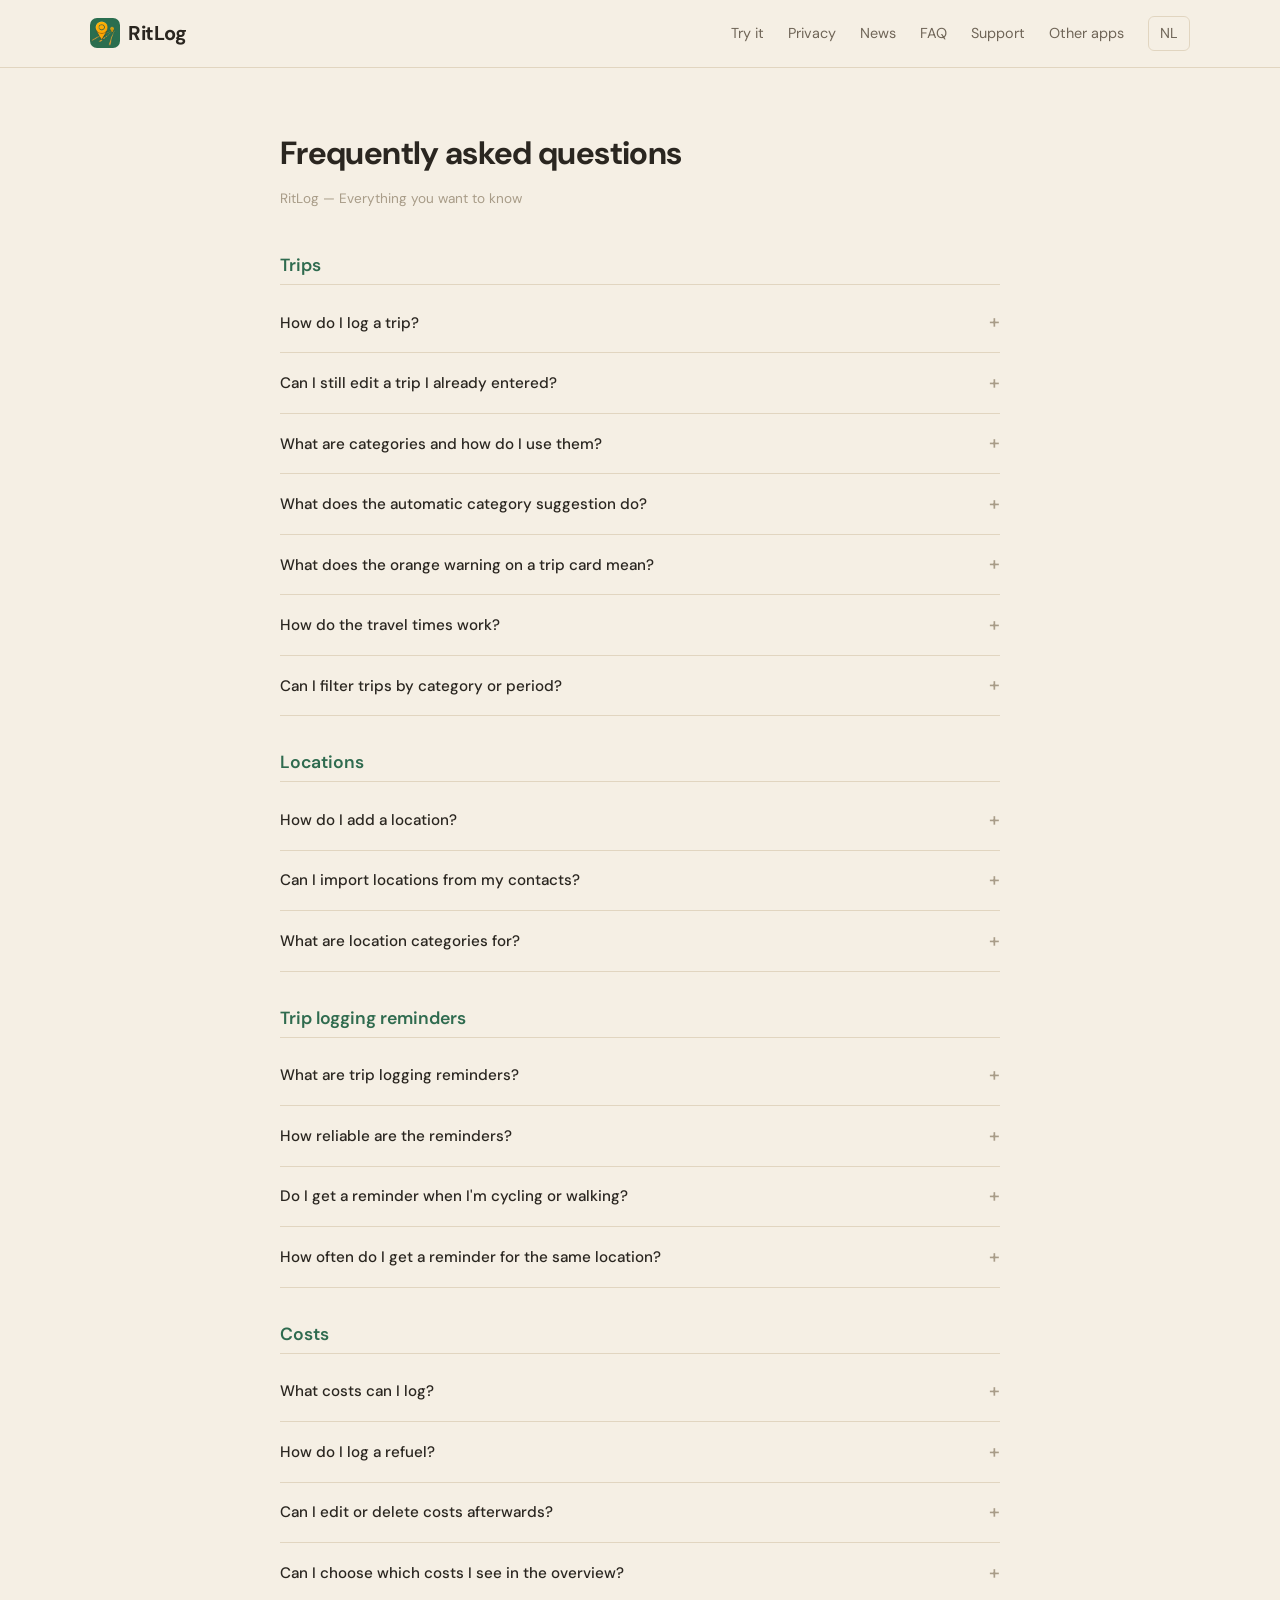
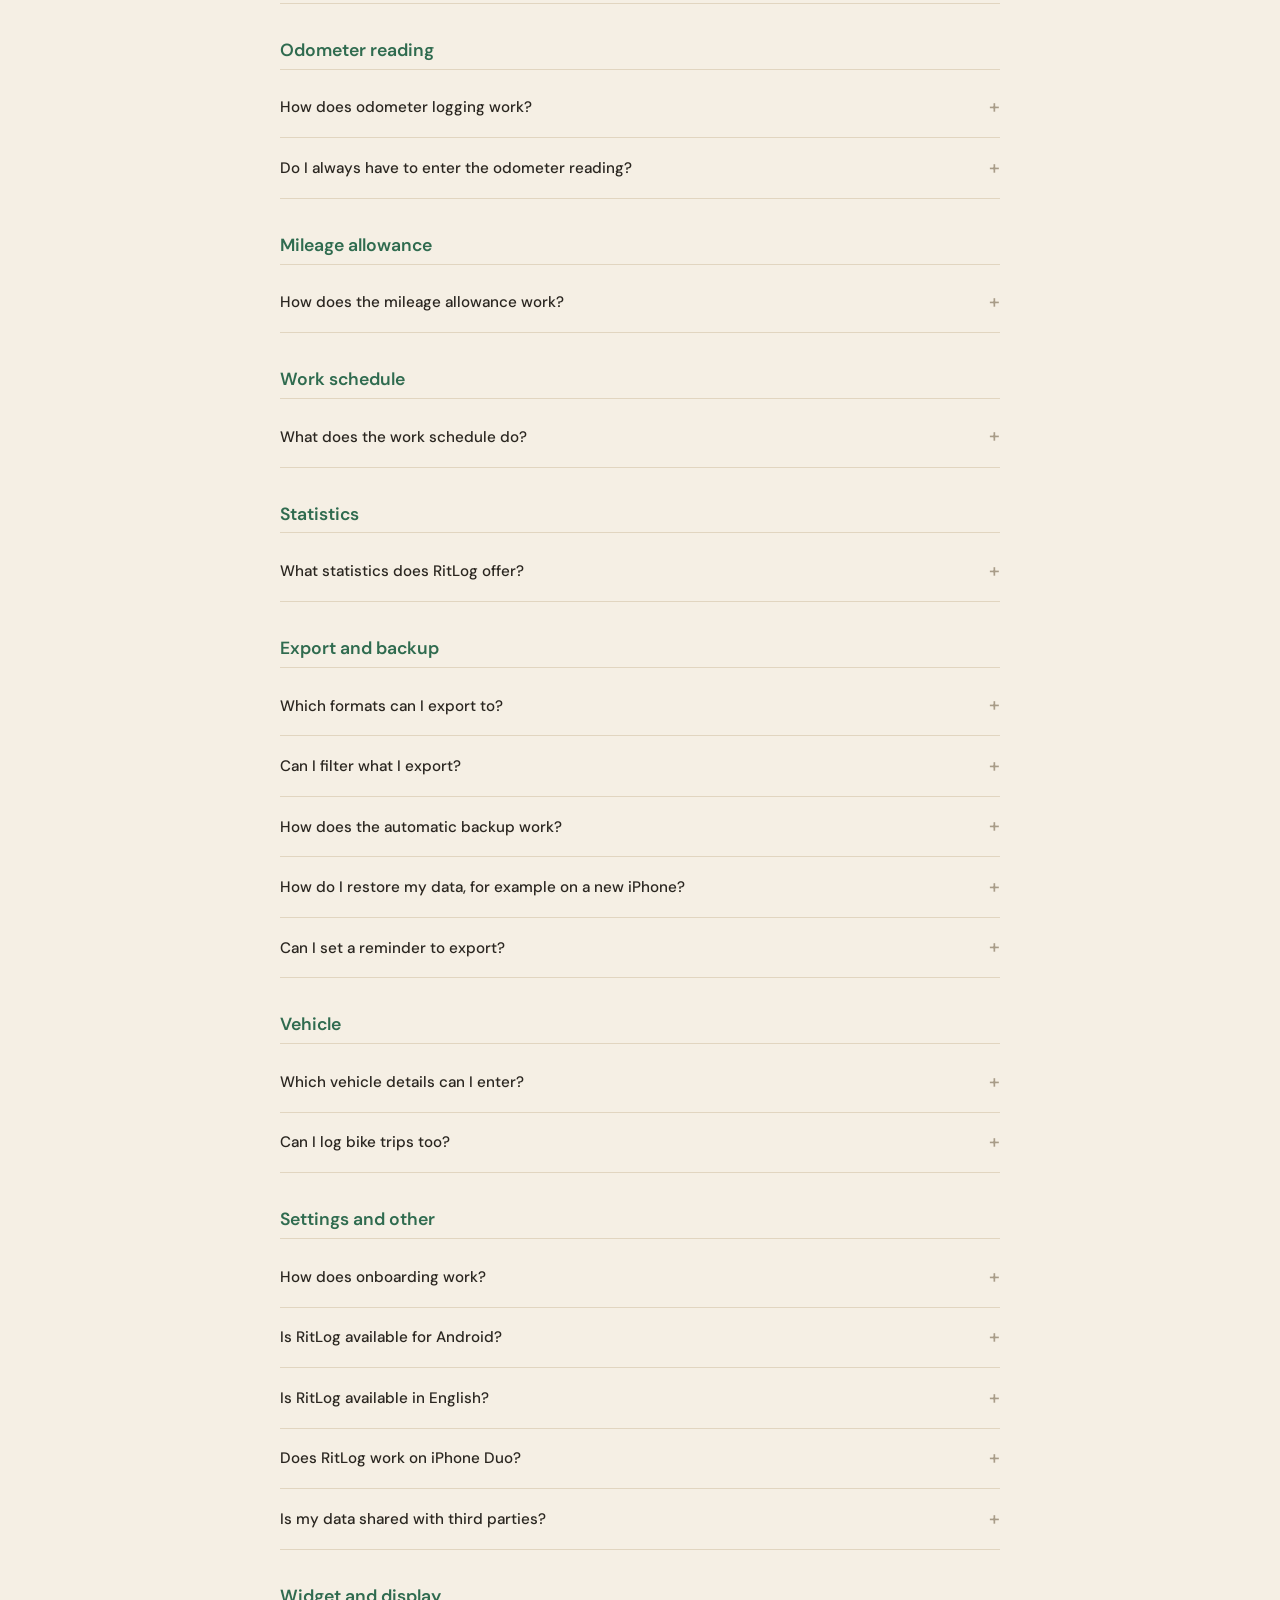
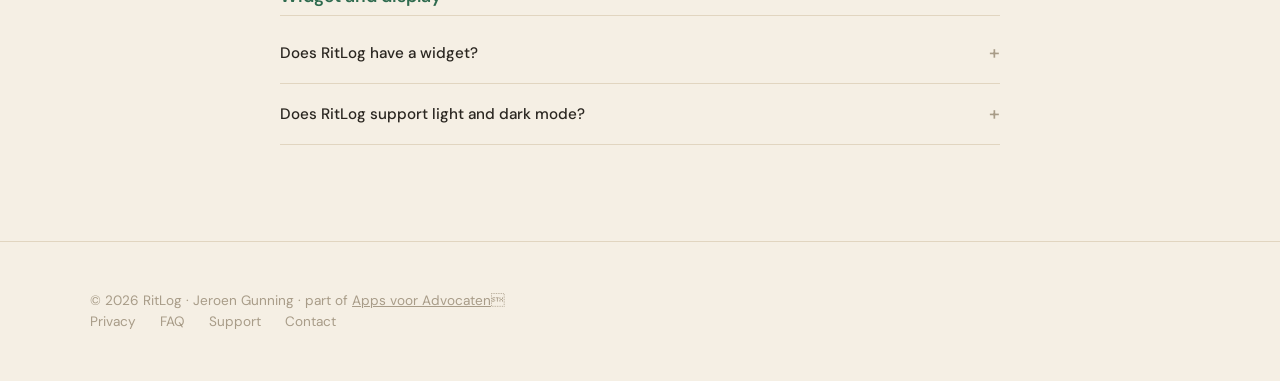
<file: en/faq.html>
<!DOCTYPE html>
<html lang="en">
<head>
  <meta charset="UTF-8">
  <link rel="icon" type="image/png" href="/icon.png?v=3">
  <link rel="apple-touch-icon" href="/apple-touch-icon.png?v=3">
  <meta name="viewport" content="width=device-width, initial-scale=1.0">
  <title>Frequently asked questions — RitLog</title>
  <link rel="canonical" href="https://ritlog.com/en/faq.html">
  <link rel="alternate" hreflang="nl" href="https://ritlog.com/faq.html">
  <link rel="alternate" hreflang="en" href="https://ritlog.com/en/faq.html">
  <link rel="alternate" hreflang="x-default" href="https://ritlog.com/faq.html">
  <meta name="theme-color" content="#f5efe4">
  <link rel="preconnect" href="https://fonts.googleapis.com">
  <link rel="preconnect" href="https://fonts.gstatic.com" crossorigin>
  <link href="https://fonts.googleapis.com/css2?family=DM+Sans:ital,opsz,wght@0,9..40,300;0,9..40,400;0,9..40,500;0,9..40,600;0,9..40,700&family=JetBrains+Mono:wght@400&display=swap" rel="stylesheet">
  <style>
    *,*::before,*::after{margin:0;padding:0;box-sizing:border-box}
    :root{--bg:#f5efe4;--card:#ffffff;--card-h:#fbf6ec;--brd:#e1d5c0;--brd-g:#d4c5a8;--t1:#2a2620;--t2:#6f6557;--t3:#a89c88;--acc:#2f6b4f;--acc-g:rgba(47,107,79,0.28);--acc-s:rgba(47,107,79,0.12);--green:#2f6b4f;--pink:#c07b5b;--blue:#2f6b4f;--amber:#e0982f}
    html{scroll-behavior:smooth}
    body{font-family:'DM Sans',-apple-system,BlinkMacSystemFont,sans-serif;background:var(--bg);color:var(--t1);line-height:1.6;-webkit-font-smoothing:antialiased;overflow-x:hidden}
    @keyframes dr{0%,100%{transform:translate(0,0)}50%{transform:translate(40px,20px)}}
    nav{position:fixed;top:0;left:0;right:0;z-index:100;padding:1rem 2rem;background:rgba(245,239,228,0.85);backdrop-filter:blur(20px);-webkit-backdrop-filter:blur(20px);border-bottom:1px solid var(--brd)}
    .ni{max-width:1100px;margin:0 auto;display:flex;align-items:center;justify-content:space-between}
    .nl{font-size:1.25rem;font-weight:700;letter-spacing:-0.02em;color:var(--t1);text-decoration:none;display:flex;align-items:center;gap:0.5rem;cursor:pointer}
    .li{width:32px;height:32px;background:linear-gradient(135deg,var(--acc),var(--amber));border-radius:8px;display:flex;align-items:center;justify-content:center;font-size:0.85rem}
    .nk{display:flex;gap:1.5rem;align-items:center}
    .nk a{color:var(--t2);text-decoration:none;font-size:0.9rem;font-weight:400;transition:color 0.2s;cursor:pointer}
    .nk a:hover{color:var(--t1)}
    .lb{color:var(--t3);font-size:0.8rem;cursor:pointer;padding:0.3rem 0.7rem;border:1px solid var(--brd);border-radius:6px;transition:all 0.2s;background:transparent;font-family:inherit}
    .lb:hover{color:var(--t2);border-color:var(--brd-g)}
    section{padding:6rem 2rem}.con{max-width:1100px;margin:0 auto}
    .hero{min-height:100vh;display:flex;align-items:center;padding-top:5rem}
    .hc{display:grid;grid-template-columns:1fr 1fr;gap:4rem;align-items:center}
    .ht{max-width:540px}

    .hero h1{font-size:clamp(2.5rem,5vw,3.8rem);font-weight:700;letter-spacing:-0.03em;line-height:1.1;margin-bottom:1.5rem}
    .hero h1 span{background:linear-gradient(135deg,var(--acc),#f0a060);-webkit-background-clip:text;-webkit-text-fill-color:transparent;background-clip:text}
    .hero p{font-size:1.15rem;color:var(--t2);line-height:1.7;margin-bottom:2rem;max-width:460px}
    .cta{display:inline-flex;align-items:center;gap:0.6rem;padding:0.9rem 2rem;background:var(--blue);color:white;text-decoration:none;border-radius:12px;font-weight:600;font-size:1rem;transition:all 0.3s ease;box-shadow:0 4px 20px rgba(0,122,255,0.3)}
    .cta:hover{transform:translateY(-2px);box-shadow:0 8px 30px rgba(0,122,255,0.35)}
    .hv{display:flex;justify-content:center;align-items:center}
    .pm{width:280px;height:560px;background:linear-gradient(145deg,#2c2c2e,#1c1c1e);border-radius:40px;border:2px solid var(--brd-g);padding:12px;position:relative;box-shadow:0 20px 60px rgba(0,0,0,0.4),0 0 0 1px rgba(255,255,255,0.08),inset 0 1px 0 rgba(255,255,255,0.08)}
    .ps{width:100%;height:100%;background:linear-gradient(180deg,#1c1c1e 0%,#2c2c2e 50%,#1c1c1e 100%);border-radius:30px;overflow:hidden;display:flex;flex-direction:column;padding:2.5rem 1.2rem 1.2rem}
    .pn{position:absolute;top:12px;left:50%;transform:translateX(-50%);width:100px;height:28px;background:#000;border-radius:0 0 16px 16px;z-index:2}
    .mh{text-align:center;margin-bottom:1.2rem}.mh h3{font-size:1.1rem;font-weight:600;margin-bottom:0.2rem}.mh p{font-size:0.65rem;color:var(--t3)}
    .msr{display:grid;grid-template-columns:1fr 1fr;gap:0.5rem;margin-bottom:0.8rem}
    .ms{background:var(--card);border:1px solid var(--brd);border-radius:12px;padding:0.7rem;text-align:center}
    .ms .v{font-size:1.1rem;font-weight:700;color:var(--acc)}.ms .l{font-size:0.55rem;color:var(--t3);text-transform:uppercase;letter-spacing:0.05em}
    .mt{background:var(--card);border:1px solid var(--brd);border-radius:12px;padding:0.7rem;margin-bottom:0.5rem}
    .mr{display:flex;align-items:center;gap:0.5rem;margin-bottom:0.3rem}
    .md{width:6px;height:6px;border-radius:50%;background:var(--green);flex-shrink:0}.md.ho{background:transparent;border:1.5px solid var(--pink)}
    .mn{font-size:0.72rem;font-weight:500}.mm{font-size:0.58rem;color:var(--t3);padding-left:1rem}
    .tb{margin-top:auto;display:flex;justify-content:space-around;padding:0.6rem 0 0.2rem;border-top:1px solid var(--brd)}
    .ta{font-size:0.5rem;color:var(--t3);text-align:center}.ta.ac{color:var(--acc)}
    .ti{width:18px;height:18px;margin:0 auto 2px;border-radius:4px;background:var(--brd)}.ta.ac .ti{background:var(--acc-s)}
    .fg{display:grid;grid-template-columns:repeat(3,1fr);gap:1.5rem;margin-top:3rem}
    .fc{background:var(--card);border:1px solid var(--brd);border-radius:16px;padding:2rem;transition:all 0.3s ease}
    .fc:hover{background:var(--card-h);border-color:var(--brd-g);transform:translateY(-2px)}
    .fi{width:44px;height:44px;border-radius:12px;background:var(--acc-s);display:flex;align-items:center;justify-content:center;font-size:1.3rem;margin-bottom:1.2rem}
    .fc h3{font-size:1.05rem;font-weight:600;margin-bottom:0.6rem}.fc p{font-size:0.9rem;color:var(--t2);line-height:1.6}
    .sl{font-size:0.8rem;font-weight:500;color:var(--acc);text-transform:uppercase;letter-spacing:0.08em;margin-bottom:0.75rem}
    .st{font-size:clamp(1.8rem,3vw,2.4rem);font-weight:700;letter-spacing:-0.02em;margin-bottom:1rem}
    .sd{font-size:1.05rem;color:var(--t2);max-width:600px;line-height:1.7}
    .stp{display:grid;grid-template-columns:repeat(3,1fr);gap:2rem;margin-top:3rem}
    .sp{text-align:center;padding:2rem}
    .sn{font-family:'JetBrains Mono',monospace;font-size:3rem;font-weight:400;color:var(--acc);opacity:0.3;margin-bottom:1rem}
    .sp h3{font-size:1.1rem;font-weight:600;margin-bottom:0.5rem}.sp p{font-size:0.9rem;color:var(--t2);line-height:1.6}
    .lp{padding-top:8rem}.lc{max-width:720px;margin:0 auto}
    .lc h1{font-size:2rem;font-weight:700;margin-bottom:0.5rem;letter-spacing:-0.02em}
    .lc .lu{font-size:0.85rem;color:var(--t3);margin-bottom:2.5rem}
    .lc h2{font-size:1.2rem;font-weight:600;margin-top:2.5rem;margin-bottom:0.75rem}
    .lc h3{font-size:1.05rem;font-weight:600;margin-top:1.5rem;margin-bottom:0.5rem;color:var(--t1)}
    .lc p,.lc li{font-size:0.95rem;color:var(--t2);line-height:1.75;margin-bottom:0.75rem}
    .lc ul{list-style:none;padding-left:0}.lc ul li::before{content:'—';color:var(--acc);margin-right:0.6rem}
    .lc a{color:var(--acc);text-decoration:none;cursor:pointer}.lc a:hover{text-decoration:underline}
    .sc{background:var(--card);border:1px solid var(--brd);border-radius:16px;padding:2.5rem;max-width:600px;margin-top:2rem}
    .sc a{color:var(--acc);text-decoration:none;font-weight:500}.sc a:hover{text-decoration:underline}
    footer{padding:3rem 2rem;border-top:1px solid var(--brd)}
    .fti{max-width:1100px;margin:0 auto;display:flex;justify-content:space-between;align-items:center}
    .ftl{font-size:0.85rem;color:var(--t3)}
    .fk{display:flex;gap:1.5rem}.fk a{font-size:0.85rem;color:var(--t3);text-decoration:none;transition:color 0.2s;cursor:pointer}.fk a:hover{color:var(--t2)}
    .pg{display:none}.pg.ac{display:block}
    .faq-section{margin-top:1.5rem}
    .faq-section h2{font-size:1.1rem;font-weight:600;margin-top:2rem;margin-bottom:0.5rem;color:var(--acc);padding-bottom:0.3rem;border-bottom:1px solid var(--brd)}
    .faq-item{border-bottom:1px solid var(--brd)}
    .faq-q{display:flex;justify-content:space-between;align-items:center;padding:0.9rem 0;cursor:pointer;font-size:0.95rem;font-weight:500;color:var(--t1);gap:1rem;list-style:none}.faq-q::-webkit-details-marker{display:none}
    .faq-q:hover{color:var(--acc)}
    .faq-q::after{content:'+';font-size:1.2rem;color:var(--t3);flex-shrink:0;transition:transform 0.2s}
    details.faq-item[open] .faq-q::after{content:'−'}
    .faq-a{max-height:0;overflow:hidden;transition:max-height 0.3s ease}
    details.faq-item[open] .faq-a{max-height:none}
    .faq-a p{font-size:0.9rem;color:var(--t2);line-height:1.7;padding:0 0 0.9rem 0;margin:0}
    .cta-wrap{display:flex;flex-direction:column;align-items:center}
    .scroll-hint{display:flex;flex-direction:column;align-items:center;gap:0.3rem;margin-top:2.5rem;cursor:pointer;animation:hintFade 2.5s ease-in-out infinite;color:var(--t2);transition:color 0.2s}
    .scroll-hint:hover{color:var(--t2)}
    .scroll-hint-text{font-size:0.85rem;font-weight:500;letter-spacing:0.1em;text-transform:uppercase}
    .scroll-hint-arrow{animation:bounce 2s ease-in-out infinite}
    @keyframes hintFade{0%,100%{opacity:0.5}50%{opacity:1}}
    @keyframes bounce{0%,100%{transform:translateY(0)}50%{transform:translateY(4px)}}
    .carousel{position:relative;display:flex;flex-direction:column;align-items:center}
    .car-slide{display:none}
    .car-slide.car-active{display:block}
    .screen-img{width:280px;height:auto;border-radius:32px;box-shadow:0 20px 60px rgba(0,0,0,0.4),0 0 0 1px rgba(255,255,255,0.08)}
    .car-dots{display:flex;gap:0.5rem;margin-top:1.2rem;justify-content:center}
    .car-dot{width:8px;height:8px;border-radius:50%;background:rgba(255,255,255,0.2);cursor:pointer;transition:all 0.2s}
    .car-dot.car-dot-active{background:var(--blue);width:20px;border-radius:4px}
    @media(max-width:768px){.hc{grid-template-columns:1fr;gap:3rem;text-align:center}.hero p{margin-left:auto;margin-right:auto}.fg{grid-template-columns:1fr}.stp{grid-template-columns:1fr;gap:1rem}.nk{gap:1rem}.nk a{font-size:0.8rem}.fti{flex-direction:column;gap:1rem;text-align:center}section{padding:4rem 1.5rem}.screen-img{width:240px}}
    @media(max-width:480px){.nk{gap:0.7rem}.screen-img{width:200px}}
  </style>
<style id="nav-mobile">@media(max-width:600px){nav{padding:0.7rem 1rem}.ni{flex-direction:column;gap:0.45rem}.nk{flex-wrap:wrap;justify-content:center;gap:0.35rem 0.9rem}.nk a{white-space:nowrap;font-size:0.82rem}.hero{padding-top:7.5rem}.lp{padding-top:9.5rem}}</style>
</head>
<body>
<div class="amb"></div>
<nav><div class="ni">
  <a class="nl" href="/en/"><img src="/icon.png" alt="" style="width:30px;height:30px;border-radius:7px"><span>RitLog</span></a>
  <div class="nk">
    <a href="/en/try/">Try it</a>
    <a href="/en/privacy.html">Privacy</a>
    <a href="/en/news.html">News</a><a href="/en/faq.html">FAQ</a>
    <a href="/en/support.html">Support</a>
    <a href="https://appsvooradvocaten.nl/en/">Other apps</a>
    <a class="lb" href="/faq.html">NL</a>
  </div>
</div></nav>
<section class="lp"><div class="con"><div class="lc">
<h1>Frequently asked questions</h1><p class="lu">RitLog — Everything you want to know</p><div class="faq-section"><h2>Trips</h2><details class="faq-item"><summary class="faq-q">How do I log a trip?</summary><div class="faq-a"><p>Tap the "Log trip" button at the bottom of the screen. Enter the departure and arrival location, distance and category. Wherever possible, RitLog fills in details automatically based on your earlier trips.</p></div></details><details class="faq-item"><summary class="faq-q">Can I still edit a trip I already entered?</summary><div class="faq-a"><p>Yes. Tap a trip in the overview to edit it. You can change all the details, including locations, distance, category and travel times.</p></div></details><details class="faq-item"><summary class="faq-q">What are categories and how do I use them?</summary><div class="faq-a"><p>Categories let you mark whether a trip is business or personal, or any other category you choose. You can create your own categories, give them a name and assign a colour. This makes it easy to filter and export your trips.</p></div></details><details class="faq-item"><summary class="faq-q">What does the automatic category suggestion do?</summary><div class="faq-a"><p>RitLog learns from your trip history. If you regularly drive the same route with the same category, that category is automatically suggested for a new trip on the same route.</p></div></details><details class="faq-item"><summary class="faq-q">What does the orange warning on a trip card mean?</summary><div class="faq-a"><p>It indicates that the odometer reading for this trip doesn't line up with the previous trip. That makes it easy to spot missing trips.</p></div></details><details class="faq-item"><summary class="faq-q">How do the travel times work?</summary><div class="faq-a"><p>You can enter a departure and arrival time for a trip. If you change the arrival time, the departure time is calculated automatically based on the estimated travel time, and vice versa.</p></div></details><details class="faq-item"><summary class="faq-q">Can I filter trips by category or period?</summary><div class="faq-a"><p>Yes. In the trip overview you can filter by category and time period. The filters reset automatically when you switch to another tab.</p></div></details></div><div class="faq-section"><h2>Locations</h2><details class="faq-item"><summary class="faq-q">How do I add a location?</summary><div class="faq-a"><p>Go to Locations in the settings and tap the plus button. You can enter a name, address and category. RitLog uses these locations to fill in trips faster.</p></div></details><details class="faq-item"><summary class="faq-q">Can I import locations from my contacts?</summary><div class="faq-a"><p>Yes. Using the import feature you can bring in addresses from your contacts as locations in RitLog.</p></div></details><details class="faq-item"><summary class="faq-q">What are location categories for?</summary><div class="faq-a"><p>Location categories help you organise your locations (e.g. "Client", "Office"). They're also used for automatic suggestions when you log trips.</p></div></details></div><div class="faq-section"><h2>Trip logging reminders</h2><details class="faq-item"><summary class="faq-q">What are trip logging reminders?</summary><div class="faq-a"><p>RitLog can send you a reminder to log a trip when you arrive at or leave a saved location. This works automatically in the background.</p></div></details><details class="faq-item"><summary class="faq-q">How reliable are the reminders?</summary><div class="faq-a"><p>Reminders are based on your location. Because GPS is not always 100% accurate, you may occasionally get a reminder when you only drive past, or miss one when you arrive. In practice it usually works well, but it is not flawless. It works best with location access set to "Always" and "Precise Location" turned on; RitLog warns you when Precise Location is off.</p></div></details><details class="faq-item"><summary class="faq-q">Do I get a reminder when I'm cycling or walking?</summary><div class="faq-a"><p>No. RitLog tries to detect whether you're cycling or walking and won't send a reminder in that case. This works in most situations, but isn't always guaranteed.</p></div></details><details class="faq-item"><summary class="faq-q">How often do I get a reminder for the same location?</summary><div class="faq-a"><p>Once per arrival. If you have already logged the trip, the reminder is dropped. If you only drive past a location, RitLog withdraws the reminder.</p></div></details></div><div class="faq-section"><h2>Costs</h2><details class="faq-item"><summary class="faq-q">What costs can I log?</summary><div class="faq-a"><p>You can log refuelling (or charging for electric cars) and other vehicle costs. For other costs you can choose your own label, such as "Insurance", "Maintenance" or "Road tax".</p></div></details><details class="faq-item"><summary class="faq-q">How do I log a refuel?</summary><div class="faq-a"><p>Tap the euro button at the bottom of the screen and choose "Refuel". Enter the amount and the date. For an electric car, the "Filled up completely" option is hidden automatically.</p></div></details><details class="faq-item"><summary class="faq-q">Can I edit or delete costs afterwards?</summary><div class="faq-a"><p>Yes. Go to the costs overview (reachable via the costs row on the home screen). Tap a cost entry to edit it, or swipe left to delete it.</p></div></details><details class="faq-item"><summary class="faq-q">Can I choose which costs I see in the overview?</summary><div class="faq-a"><p>Yes. In the settings you can choose whether to see all costs, or only refuels/charges. This carries through to the home screen, the statistics and the PDF export.</p></div></details></div><div class="faq-section"><h2>Odometer reading</h2><details class="faq-item"><summary class="faq-q">How does odometer logging work?</summary><div class="faq-a"><p>For a car or motorcycle you enter the odometer reading for each trip. RitLog suggests the starting reading based on your previous trip. If the readings don't match up, you get a warning.</p></div></details><details class="faq-item"><summary class="faq-q">Do I always have to enter the odometer reading?</summary><div class="faq-a"><p>For a car or motorcycle the end reading is required; only your very first trip may leave the starting reading empty. For a bike you enter the distance instead. While you fill in a trip, RitLog checks that the reading fits the chosen date, and explains why Save isn't available yet if something is missing.</p></div></details></div><div class="faq-section"><h2>Mileage allowance</h2><details class="faq-item"><summary class="faq-q">How does the mileage allowance work?</summary><div class="faq-a"><p>You set a rate per kilometre for each vehicle, with the date from which it applies. RitLog calculates every trip with the rate that applied on the trip date. From 1 January 2026 the Dutch tax-free allowance is €0.25 per kilometre; up to and including 2025 it was €0.23. The app suggests setting the new rate; trips up to and including 2025 keep their old rate. You see the total on the Home screen, in the statistics and in your exports.</p></div></details></div><div class="faq-section"><h2>Work schedule</h2><details class="faq-item"><summary class="faq-q">What does the work schedule do?</summary><div class="faq-a"><p>You can set your working days and hours. RitLog uses this to automatically suggest a category for new trips. If you drive during working hours, "Business" is suggested, for example.</p></div></details></div><div class="faq-section"><h2>Statistics</h2><details class="faq-item"><summary class="faq-q">What statistics does RitLog offer?</summary><div class="faq-a"><p>The statistics screen shows an overview with a breakdown by category (including the number of trips), highlights, trips per weekday, kilometres per month, mileage allowance and vehicle costs. The display adapts based on your cost setting.</p></div></details></div><div class="faq-section"><h2>Export and backup</h2><details class="faq-item"><summary class="faq-q">Which formats can I export to?</summary><div class="faq-a"><p>You can export your trips as a CSV file (for Excel and other spreadsheets) or as a PDF report. The PDF follows the app language. Your expenses (fill-ups, charging sessions and other costs) can be exported as CSV. From the statistics you can also create a PDF of the overview.</p></div></details><details class="faq-item"><summary class="faq-q">Can I filter what I export?</summary><div class="faq-a"><p>Yes. When exporting you can filter by category, period and labels. That way you export exactly the data you need, for example for your accountant.</p></div></details><details class="faq-item"><summary class="faq-q">How does the automatic backup work?</summary><div class="faq-a"><p>In Settings, under Backup, choose a folder, for example in iCloud Drive. RitLog automatically keeps your trips there as quarterly CSV files, plus a complete copy of all your data: trips, vehicles, locations and costs. RitLog keeps the backup up to date itself; "Back up now" does it right away.</p></div></details><details class="faq-item"><summary class="faq-q">How do I restore my data, for example on a new iPhone?</summary><div class="faq-a"><p>Install RitLog, choose the same folder in Settings under Backup and tap "Restore backup". Your trips, vehicles, locations and costs come back. You can undo the restore afterwards as well.</p></div></details><details class="faq-item"><summary class="faq-q">Can I set a reminder to export?</summary><div class="faq-a"><p>Yes. In the settings you can set a weekly or monthly reminder to export your trips.</p></div></details></div><div class="faq-section"><h2>Vehicle</h2><details class="faq-item"><summary class="faq-q">Which vehicle details can I enter?</summary><div class="faq-a"><p>You can add several vehicles: car, motorcycle or bike. For each vehicle you set things like the name, licence plate, fuel type (petrol, diesel, LPG, electric or hybrid) and rate. Each vehicle has its own trips and odometer. Logged a trip on the wrong vehicle? Move it to another vehicle of the same type.</p></div></details><details class="faq-item"><summary class="faq-q">Can I log bike trips too?</summary><div class="faq-a"><p>Yes. Besides cars and motorcycles you can log business bike trips. For a bike you enter the distance instead of an odometer reading, so your business cycling kilometres are just as easy to keep track of.</p></div></details></div><div class="faq-section"><h2>Settings and other</h2><details class="faq-item"><summary class="faq-q">How does onboarding work?</summary><div class="faq-a"><p>The first time you use the app, you go through a few short steps: a welcome screen, adding your first locations, setting up automatic reminders and entering your current odometer reading. You can also skip these steps.</p></div></details><details class="faq-item"><summary class="faq-q">Is RitLog available for Android?</summary><div class="faq-a"><p>No, RitLog is currently only available for iPhone (iOS).</p></div></details><details class="faq-item"><summary class="faq-q">Is RitLog available in English?</summary><div class="faq-a"><p>Yes. RitLog follows your iPhone's language, and in Settings, under Language, you can also choose Dutch or English yourself. PDF exports follow the app language; CSV files keep the Dutch format.</p></div></details><details class="faq-item"><summary class="faq-q">Does RitLog work on iPhone Duo?</summary><div class="faq-a"><p>Yes. When unfolded, RitLog uses the full large screen: Home in two columns, your trips with their details alongside, and Insights neatly split around the fold. RitLog is for iPhone only, not iPad.</p></div></details><details class="faq-item"><summary class="faq-q">Is my data shared with third parties?</summary><div class="faq-a"><p>RitLog has no servers of its own, no account and no tracking; your data stays on your iPhone. For maps, addresses and distances RitLog uses Apple Maps, which means the addresses involved are sent to Apple. A backup only goes to the folder you choose. Read our <a href="/en/privacy.html">privacy policy</a> for more information.</p></div></details></div><div class="faq-section"><h2>Widget and display</h2><details class="faq-item"><summary class="faq-q">Does RitLog have a widget?</summary><div class="faq-a"><p>Yes. You can add RitLog as a widget to your Home Screen in small, medium or large size, on iOS 27 also extra large, and to your Lock Screen. The widget shows your odometer and the amount you can still claim; the extra large widget also shows the breakdown and your latest trips. One tap starts a new trip, without opening the app first.</p></div></details><details class="faq-item"><summary class="faq-q">Does RitLog support light and dark mode?</summary><div class="faq-a"><p>Yes. In Settings you choose Light, Dark or Automatic. With Automatic, RitLog follows your iPhone's appearance: a warm, cream-coloured interface in light mode and a calm dark variant in dark mode.</p></div></details></div>
</div></div></section>
<footer><div class="fti">
  <div class="ftl">&copy; 2026 RitLog · Jeroen Gunning · part of <a href="https://appsvooradvocaten.nl/en/" style="color:inherit;text-decoration:underline">Apps voor Advocaten</a>
  <div class="fk">
    <a href="/en/privacy.html">Privacy</a>
    <a href="/en/faq.html">FAQ</a>
    <a href="/en/support.html">Support</a>
    <a href="mailto:support@ritlog.com">Contact</a>
  </div>
</div></footer>

</body>
</html>
</file>
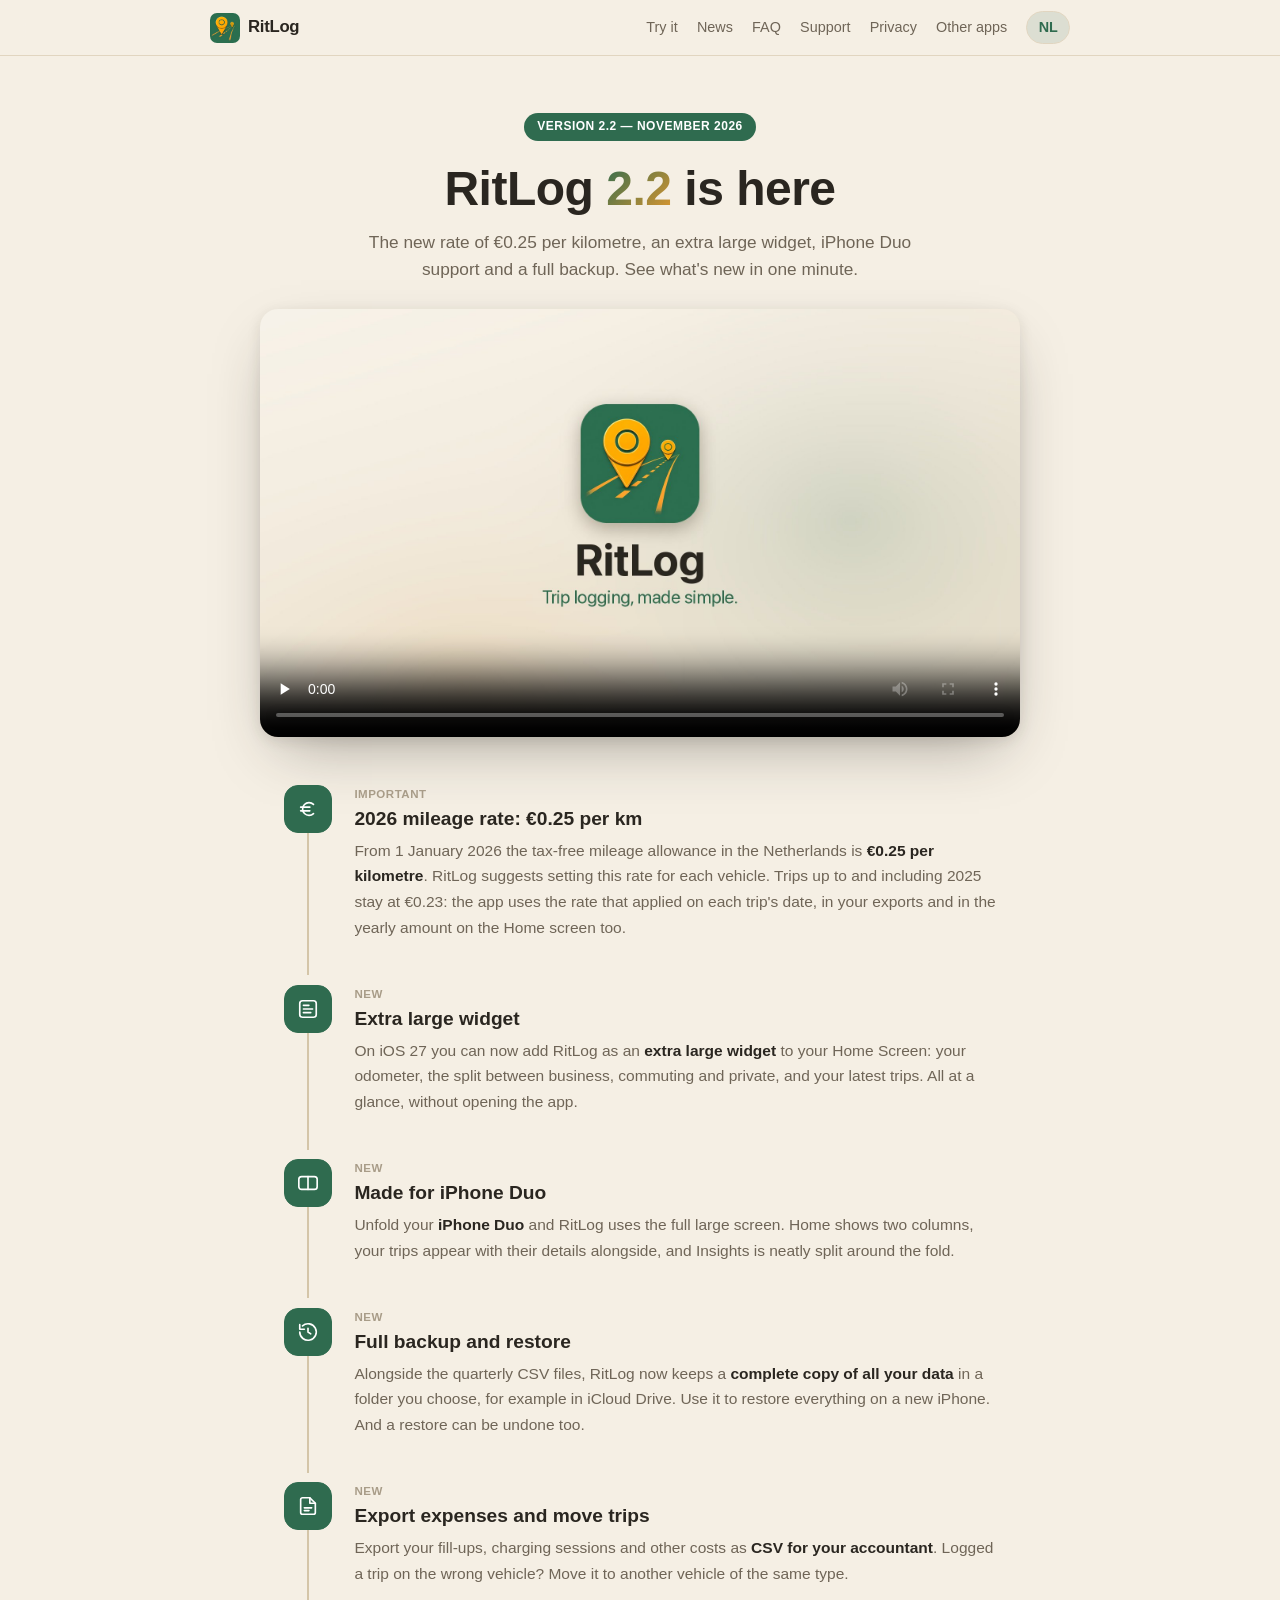
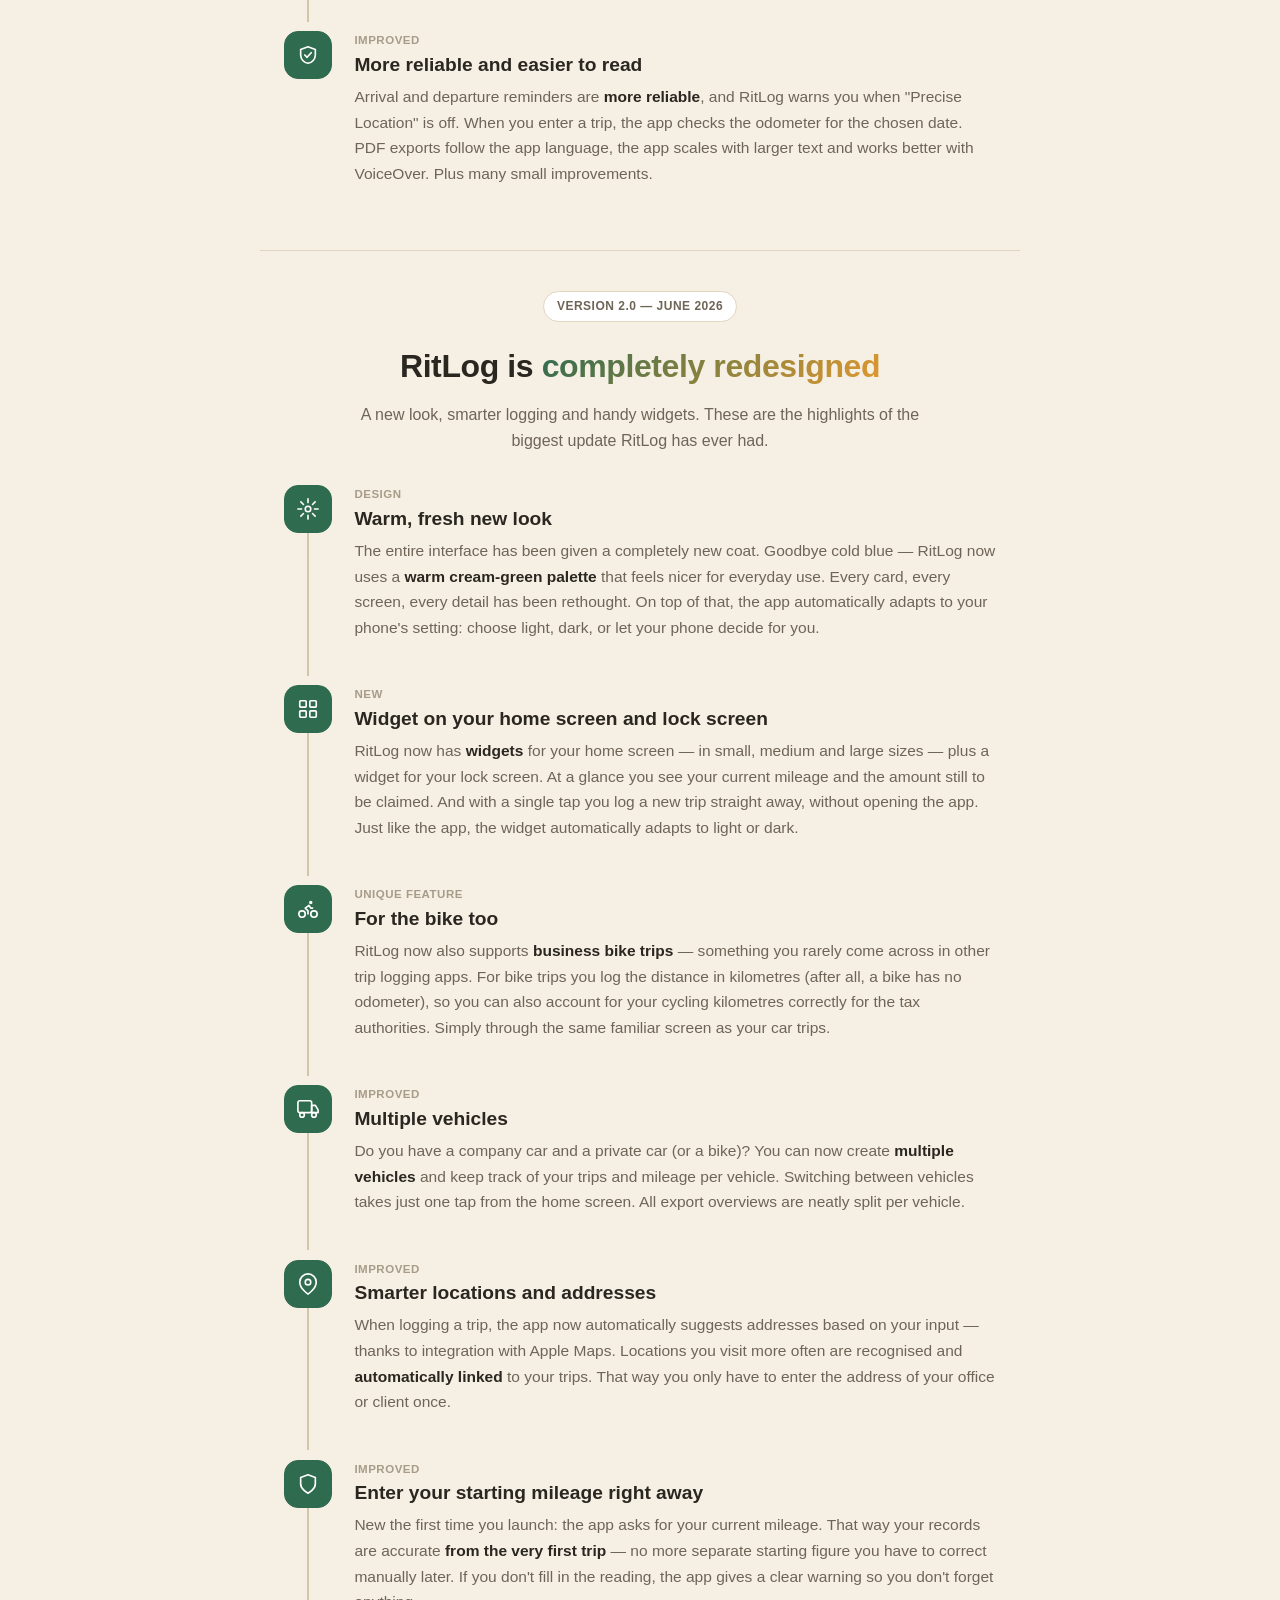
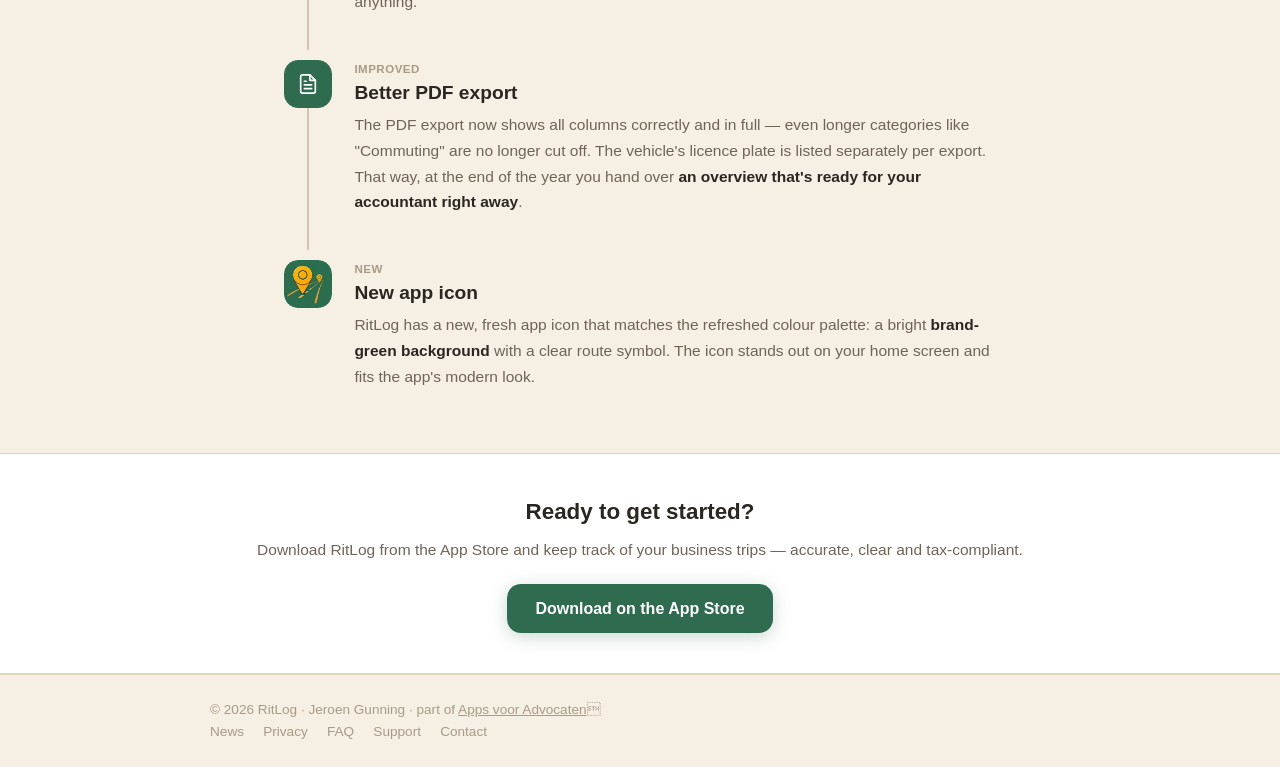
<file: en/news.html>
<!DOCTYPE html>
<html lang="en">
<head>
  <meta charset="UTF-8">
  <meta name="viewport" content="width=device-width,initial-scale=1">
  <title>News – RitLog 2.2</title>
  <meta name="description" content="What's new in RitLog 2.2? The 2026 mileage rate (€0.25 per km), an extra large widget, iPhone Duo support and a full backup.">
  <link rel="canonical" href="https://ritlog.com/en/news.html">
  <link rel="alternate" hreflang="nl" href="https://ritlog.com/nieuws.html">
  <link rel="alternate" hreflang="en" href="https://ritlog.com/en/news.html">
  <link rel="alternate" hreflang="x-default" href="https://ritlog.com/nieuws.html">
  <meta name="theme-color" content="#f5efe4">
  <link rel="icon" type="image/png" href="/icon.png?v=3">
  <link rel="apple-touch-icon" href="/apple-touch-icon.png?v=3">
  <style>
    :root{--bg:#f5efe4;--card:#ffffff;--card-h:#fbf6ec;--brd:#e1d5c0;--brd-g:#d4c5a8;--t1:#2a2620;--t2:#6f6557;--t3:#a89c88;--acc:#2f6b4f;--acc-g:rgba(47,107,79,0.28);--acc-s:rgba(47,107,79,0.12);--green:#2f6b4f;--pink:#c07b5b;--blue:#2f6b4f;--amber:#e0982f}
    *{box-sizing:border-box;margin:0;padding:0}
    body{font-family:-apple-system,BlinkMacSystemFont,'Segoe UI',sans-serif;background:var(--bg);color:var(--t1);line-height:1.6}
    /* nav */
    nav{position:sticky;top:0;z-index:100;background:rgba(245,239,228,0.85);backdrop-filter:blur(12px);border-bottom:1px solid var(--brd);padding:.7rem 1.2rem}
    .ni{max-width:860px;margin:auto;display:flex;align-items:center;justify-content:space-between}
    .nl{display:flex;align-items:center;gap:8px;text-decoration:none;color:var(--t1);font-weight:700;font-size:1.05rem}
    .nl span{letter-spacing:-.3px}
    .nk{display:flex;align-items:center;gap:1.2rem}
    .nk a{text-decoration:none;color:var(--t2);font-size:.9rem;transition:color .2s}
    .nk a:hover{color:var(--acc)}
    .nk a[href="/nieuws.html"]{color:var(--acc);font-weight:600}
    .lb{background:var(--acc-s);border:1px solid var(--brd);color:var(--acc);padding:.25rem .7rem;border-radius:20px;cursor:pointer;font-size:.82rem;font-weight:600}
    /* hero */
    .hero{text-align:center;padding:3.5rem 1.5rem 2rem}
    .badge{display:inline-block;background:var(--acc);color:#fff;font-size:.75rem;font-weight:700;letter-spacing:.5px;text-transform:uppercase;padding:.3rem .8rem;border-radius:20px;margin-bottom:1.2rem}
    .hero h1{font-size:clamp(1.9rem,5vw,3rem);font-weight:800;line-height:1.15;letter-spacing:-.5px;margin-bottom:.8rem}
    .hero h1 span{background:linear-gradient(135deg,var(--acc),var(--amber));-webkit-background-clip:text;-webkit-text-fill-color:transparent}
    .hero p{font-size:1.08rem;color:var(--t2);max-width:560px;margin:0 auto}
    /* tijdlijn / feature blokken */
    .nl-wrap{max-width:760px;margin:0 auto;padding:1rem 1.5rem 4rem}
    .nl-item{display:grid;grid-template-columns:48px 1fr;gap:0 1.4rem;margin-bottom:2.8rem;position:relative}
    .nl-item:not(:last-child)::before{content:'';position:absolute;left:23px;top:48px;bottom:-2.2rem;width:2px;background:var(--brd-g)}
    .nl-icon{width:48px;height:48px;border-radius:14px;background:var(--card);border:1.5px solid var(--brd);display:flex;align-items:center;justify-content:center;flex-shrink:0;position:relative;z-index:1}
    .nl-icon.accent{background:var(--acc);border-color:var(--acc)}
    .nl-icon.accent svg{stroke:#fff!important}
    .nl-body{}
    .nl-label{font-size:.72rem;font-weight:700;text-transform:uppercase;letter-spacing:.5px;color:var(--t3);margin-bottom:.2rem}
    .nl-title{font-size:1.2rem;font-weight:700;color:var(--t1);margin-bottom:.45rem;line-height:1.25}
    .nl-text{font-size:.97rem;color:var(--t2);line-height:1.65}
    .nl-text strong{color:var(--t1)}
    /* CTA-balk */
    .cta-bar{background:var(--card);border-top:1px solid var(--brd);border-bottom:1px solid var(--brd);padding:2.5rem 1.5rem;text-align:center;margin-bottom:0}
    .cta-bar h2{font-size:1.4rem;font-weight:700;margin-bottom:.5rem}
    .cta-bar p{color:var(--t2);margin-bottom:1.3rem;font-size:.97rem}
    .cta-btn{display:inline-block;background:var(--acc);color:#fff;text-decoration:none;padding:.75rem 1.8rem;border-radius:14px;font-weight:700;font-size:1rem;box-shadow:0 4px 18px rgba(47,107,79,.25)}
    /* footer */
    footer{padding:1.5rem 1.2rem;border-top:1px solid var(--brd)}
    .fti{max-width:860px;margin:auto;display:flex;justify-content:space-between;flex-wrap:wrap;gap:.5rem;font-size:.85rem;color:var(--t3)}
    .fk{display:flex;gap:1.2rem;flex-wrap:wrap}
    .fk a{color:var(--t3);text-decoration:none}
    .fk a:hover{color:var(--acc)}
    /* video + versiekop */
    .vid-wrap{max-width:760px;margin:1.6rem auto 0;border-radius:18px;overflow:hidden;box-shadow:0 24px 60px -20px rgba(42,38,32,.4),0 4px 14px rgba(42,38,32,.1);background:#ece4d6;aspect-ratio:16/9}
    .vid-wrap video{width:100%;height:100%;display:block}
    .vid-note{font-size:.85rem;color:var(--t3);margin-top:.7rem}
    .era{max-width:760px;margin:0 auto;padding:2.5rem 1.5rem 1rem;border-top:1px solid var(--brd);text-align:center}
    .era .badge{background:var(--card);color:var(--t2);border:1px solid var(--brd)}
    .era h2{font-size:clamp(1.5rem,3.5vw,2rem);font-weight:800;letter-spacing:-.4px;margin-bottom:.6rem}
    .era h2 span{background:linear-gradient(135deg,var(--acc),var(--amber));-webkit-background-clip:text;-webkit-text-fill-color:transparent}
    .era p{color:var(--t2);max-width:560px;margin:0 auto}
  </style>
<style id="nav-mobile">@media(max-width:600px){nav{padding:0.7rem 1rem}.ni{flex-direction:column;gap:0.45rem}.nk{flex-wrap:wrap;justify-content:center;gap:0.35rem 0.9rem}.nk a{white-space:nowrap;font-size:0.82rem}}</style>
</head>
<body>

<nav><div class="ni">
  <a class="nl" href="/en/"><img src="/icon.png" alt="" style="width:30px;height:30px;border-radius:7px"><span>RitLog</span></a>
  <div class="nk">
    <a href="/en/try/">Try it</a>
    <a href="/en/news.html">News</a>
    <a href="/en/faq.html">FAQ</a>
    <a href="/en/support.html">Support</a>
    <a href="/en/privacy.html">Privacy</a>
    <a href="https://appsvooradvocaten.nl/en/">Other apps</a>
    <a class="lb" href="/nieuws.html">NL</a>
  </div>
</div></nav>

<section class="hero">
  <div class="badge">Version 2.2 — November 2026</div>
  <h1>RitLog <span>2.2</span> is here</h1>
  <p>The new rate of €0.25 per kilometre, an extra large widget, iPhone Duo support and a full backup. See what's new in one minute.</p>
  <div class="vid-wrap"><video controls playsinline preload="none" poster="/beelden/ritlog-promo-en.jpg" aria-label="Video: RitLog 2.2 in one minute (with subtitles)">
    <source src="/beelden/ritlog-promo-en.mp4" type="video/mp4">
  </video></div>
</section>

<div class="nl-wrap">

  <div class="nl-item">
    <div class="nl-icon accent">
      <svg width="22" height="22" viewBox="0 0 24 24" fill="none" stroke="#fff" stroke-width="1.8" stroke-linecap="round" stroke-linejoin="round"><path d="M18 7a7 7 0 1 0 0 10"/><path d="M4 10h10M4 14h10"/></svg>
    </div>
    <div class="nl-body">
      <div class="nl-label">Important</div>
      <div class="nl-title">2026 mileage rate: €0.25 per km</div>
      <div class="nl-text">From 1 January 2026 the tax-free mileage allowance in the Netherlands is <strong>€0.25 per kilometre</strong>. RitLog suggests setting this rate for each vehicle. Trips up to and including 2025 stay at €0.23: the app uses the rate that applied on each trip's date, in your exports and in the yearly amount on the Home screen too.</div></div>
  </div>

  <div class="nl-item">
    <div class="nl-icon accent">
      <svg width="22" height="22" viewBox="0 0 24 24" fill="none" stroke="#fff" stroke-width="1.8" stroke-linecap="round" stroke-linejoin="round"><rect x="3" y="3" width="18" height="18" rx="3"/><path d="M7 8h6M7 12h10M7 16h8"/></svg>
    </div>
    <div class="nl-body">
      <div class="nl-label">New</div>
      <div class="nl-title">Extra large widget</div>
      <div class="nl-text">On iOS 27 you can now add RitLog as an <strong>extra large widget</strong> to your Home Screen: your odometer, the split between business, commuting and private, and your latest trips. All at a glance, without opening the app.</div></div>
  </div>

  <div class="nl-item">
    <div class="nl-icon accent">
      <svg width="22" height="22" viewBox="0 0 24 24" fill="none" stroke="#fff" stroke-width="1.8" stroke-linecap="round" stroke-linejoin="round"><rect x="2" y="5" width="20" height="14" rx="3"/><path d="M12 5v14"/></svg>
    </div>
    <div class="nl-body">
      <div class="nl-label">New</div>
      <div class="nl-title">Made for iPhone Duo</div>
      <div class="nl-text">Unfold your <strong>iPhone Duo</strong> and RitLog uses the full large screen. Home shows two columns, your trips appear with their details alongside, and Insights is neatly split around the fold.</div></div>
  </div>

  <div class="nl-item">
    <div class="nl-icon accent">
      <svg width="22" height="22" viewBox="0 0 24 24" fill="none" stroke="#fff" stroke-width="1.8" stroke-linecap="round" stroke-linejoin="round"><path d="M3 12a9 9 0 1 0 3-6.7"/><path d="M3 4v5h5"/><path d="M12 8v4l3 2"/></svg>
    </div>
    <div class="nl-body">
      <div class="nl-label">New</div>
      <div class="nl-title">Full backup and restore</div>
      <div class="nl-text">Alongside the quarterly CSV files, RitLog now keeps a <strong>complete copy of all your data</strong> in a folder you choose, for example in iCloud Drive. Use it to restore everything on a new iPhone. And a restore can be undone too.</div></div>
  </div>

  <div class="nl-item">
    <div class="nl-icon accent">
      <svg width="22" height="22" viewBox="0 0 24 24" fill="none" stroke="#fff" stroke-width="1.8" stroke-linecap="round" stroke-linejoin="round"><path d="M14 3H6a2 2 0 0 0-2 2v14a2 2 0 0 0 2 2h12a2 2 0 0 0 2-2V9z"/><path d="M14 3v6h6"/><path d="M8 14h8M8 17h5"/></svg>
    </div>
    <div class="nl-body">
      <div class="nl-label">New</div>
      <div class="nl-title">Export expenses and move trips</div>
      <div class="nl-text">Export your fill-ups, charging sessions and other costs as <strong>CSV for your accountant</strong>. Logged a trip on the wrong vehicle? Move it to another vehicle of the same type.</div></div>
  </div>

  <div class="nl-item" style="margin-bottom:0">
    <div class="nl-icon accent">
      <svg width="22" height="22" viewBox="0 0 24 24" fill="none" stroke="#fff" stroke-width="1.8" stroke-linecap="round" stroke-linejoin="round"><path d="M12 3l8 3v6c0 4.5-3.4 8.3-8 9-4.6-.7-8-4.5-8-9V6z"/><path d="M8.5 12l2.5 2.5 4.5-5"/></svg>
    </div>
    <div class="nl-body">
      <div class="nl-label">Improved</div>
      <div class="nl-title">More reliable and easier to read</div>
      <div class="nl-text">Arrival and departure reminders are <strong>more reliable</strong>, and RitLog warns you when "Precise Location" is off. When you enter a trip, the app checks the odometer for the chosen date. PDF exports follow the app language, the app scales with larger text and works better with VoiceOver. Plus many small improvements.</div></div>
  </div>

</div>

<section class="era">
  <div class="badge">Version 2.0 — June 2026</div>
  <h2>RitLog is <span>completely redesigned</span></h2>
  <p>A new look, smarter logging and handy widgets. These are the highlights of the biggest update RitLog has ever had.</p>
</section>

<div class="nl-wrap">

  <!-- 1. Nieuw ontwerp -->
  <div class="nl-item">
    <div class="nl-icon accent">
      <svg width="22" height="22" viewBox="0 0 24 24" fill="none" stroke="#fff" stroke-width="1.8" stroke-linecap="round" stroke-linejoin="round">
        <circle cx="12" cy="12" r="3"/><path d="M12 1v4M12 19v4M4.22 4.22l2.83 2.83M16.95 16.95l2.83 2.83M1 12h4M19 12h4M4.22 19.78l2.83-2.83M16.95 7.05l2.83-2.83"/>
      </svg>
    </div>
    <div class="nl-body">
      <div class="nl-label">Design</div>
      <div class="nl-title">Warm, fresh new look</div>
      <div class="nl-text">The entire interface has been given a completely new coat. Goodbye cold blue — RitLog now uses a <strong>warm cream-green palette</strong> that feels nicer for everyday use. Every card, every screen, every detail has been rethought. On top of that, the app automatically adapts to your phone's setting: choose light, dark, or let your phone decide for you.</div></div>
  </div>

  <!-- 2. Widget -->
  <div class="nl-item">
    <div class="nl-icon accent">
      <svg width="22" height="22" viewBox="0 0 24 24" fill="none" stroke="#fff" stroke-width="1.8" stroke-linecap="round" stroke-linejoin="round">
        <rect x="3" y="3" width="7" height="7" rx="1"/><rect x="14" y="3" width="7" height="7" rx="1"/><rect x="3" y="14" width="7" height="7" rx="1"/><rect x="14" y="14" width="7" height="7" rx="1"/>
      </svg>
    </div>
    <div class="nl-body">
      <div class="nl-label">New</div>
      <div class="nl-title">Widget on your home screen and lock screen</div>
      <div class="nl-text">RitLog now has <strong>widgets</strong> for your home screen — in small, medium and large sizes — plus a widget for your lock screen. At a glance you see your current mileage and the amount still to be claimed. And with a single tap you log a new trip straight away, without opening the app. Just like the app, the widget automatically adapts to light or dark.</div></div>
  </div>

  <!-- 3. Fiets -->
  <div class="nl-item">
    <div class="nl-icon accent">
      <svg width="22" height="22" viewBox="0 0 24 24" fill="none" stroke="#fff" stroke-width="1.8" stroke-linecap="round" stroke-linejoin="round"><circle cx="18.5" cy="17.5" r="3.5"/><circle cx="5.5" cy="17.5" r="3.5"/><circle cx="15" cy="5" r="1"/><path d="M12 17.5V14l-3-3 4-3 2 3h2"/></svg>
    </div>
    <div class="nl-body">
      <div class="nl-label">Unique feature</div>
      <div class="nl-title">For the bike too</div>
      <div class="nl-text">RitLog now also supports <strong>business bike trips</strong> — something you rarely come across in other trip logging apps. For bike trips you log the distance in kilometres (after all, a bike has no odometer), so you can also account for your cycling kilometres correctly for the tax authorities. Simply through the same familiar screen as your car trips.</div></div>
  </div>

  <!-- 4. Meerdere voertuigen -->
  <div class="nl-item">
    <div class="nl-icon accent">
      <svg width="22" height="22" viewBox="0 0 24 24" fill="none" stroke="#2f6b4f" stroke-width="1.8" stroke-linecap="round" stroke-linejoin="round">
        <rect x="1" y="3" width="15" height="13" rx="2"/><path d="M16 8h4l3 5v3h-7V8z"/><circle cx="5.5" cy="18.5" r="2.5"/><circle cx="18.5" cy="18.5" r="2.5"/>
      </svg>
    </div>
    <div class="nl-body">
      <div class="nl-label">Improved</div>
      <div class="nl-title">Multiple vehicles</div>
      <div class="nl-text">Do you have a company car and a private car (or a bike)? You can now create <strong>multiple vehicles</strong> and keep track of your trips and mileage per vehicle. Switching between vehicles takes just one tap from the home screen. All export overviews are neatly split per vehicle.</div></div>
  </div>

  <!-- 5. Locaties + MapKit -->
  <div class="nl-item">
    <div class="nl-icon accent">
      <svg width="22" height="22" viewBox="0 0 24 24" fill="none" stroke="#2f6b4f" stroke-width="1.8" stroke-linecap="round" stroke-linejoin="round">
        <path d="M21 10c0 7-9 13-9 13S3 17 3 10a9 9 0 0118 0z"/><circle cx="12" cy="10" r="3"/>
      </svg>
    </div>
    <div class="nl-body">
      <div class="nl-label">Improved</div>
      <div class="nl-title">Smarter locations and addresses</div>
      <div class="nl-text">When logging a trip, the app now automatically suggests addresses based on your input — thanks to integration with Apple Maps. Locations you visit more often are recognised and <strong>automatically linked</strong> to your trips. That way you only have to enter the address of your office or client once.</div></div>
  </div>

  <!-- 6. Beginstand onboarding -->
  <div class="nl-item">
    <div class="nl-icon accent">
      <svg width="22" height="22" viewBox="0 0 24 24" fill="none" stroke="#2f6b4f" stroke-width="1.8" stroke-linecap="round" stroke-linejoin="round">
        <path d="M12 22s8-4 8-10V5l-8-3-8 3v7c0 6 8 10 8 10z"/>
      </svg>
    </div>
    <div class="nl-body">
      <div class="nl-label">Improved</div>
      <div class="nl-title">Enter your starting mileage right away</div>
      <div class="nl-text">New the first time you launch: the app asks for your current mileage. That way your records are accurate <strong>from the very first trip</strong> — no more separate starting figure you have to correct manually later. If you don't fill in the reading, the app gives a clear warning so you don't forget anything.</div></div>
  </div>

  <!-- 7. PDF export -->
  <div class="nl-item">
    <div class="nl-icon accent">
      <svg width="22" height="22" viewBox="0 0 24 24" fill="none" stroke="#2f6b4f" stroke-width="1.8" stroke-linecap="round" stroke-linejoin="round">
        <path d="M14 2H6a2 2 0 00-2 2v16a2 2 0 002 2h12a2 2 0 002-2V8z"/><polyline points="14 2 14 8 20 8"/><line x1="16" y1="13" x2="8" y2="13"/><line x1="16" y1="17" x2="8" y2="17"/><polyline points="10 9 9 9 8 9"/>
      </svg>
    </div>
    <div class="nl-body">
      <div class="nl-label">Improved</div>
      <div class="nl-title">Better PDF export</div>
      <div class="nl-text">The PDF export now shows all columns correctly and in full — even longer categories like "Commuting" are no longer cut off. The vehicle's licence plate is listed separately per export. That way, at the end of the year you hand over <strong>an overview that's ready for your accountant right away</strong>.</div></div>
  </div>

  <!-- 8. Nieuw icoon -->
  <div class="nl-item" style="margin-bottom:0">
    <div class="nl-icon" style="padding:0;border:none;overflow:hidden"><img src="/icon.png?v=2" alt="" style="width:48px;height:48px;border-radius:14px"></div>
    <div class="nl-body">
      <div class="nl-label">New</div>
      <div class="nl-title">New app icon</div>
      <div class="nl-text">RitLog has a new, fresh app icon that matches the refreshed colour palette: a bright <strong>brand-green background</strong> with a clear route symbol. The icon stands out on your home screen and fits the app's modern look.</div></div>
  </div>

</div>

<section class="cta-bar">
  <h2>Ready to get started?</h2>
  <p>Download RitLog from the App Store and keep track of your business trips — accurate, clear and tax-compliant.</p>
  <a class="cta-btn" href="https://apps.apple.com/nl/app/ritlog/id6759204586">Download on the App Store</a>
</section>

<footer><div class="fti">
  <div class="ftl">&copy; 2026 RitLog &middot; Jeroen Gunning · part of <a href="https://appsvooradvocaten.nl/en/" style="color:inherit;text-decoration:underline">Apps voor Advocaten</a>
  <div class="fk">
    <a href="/en/news.html">News</a>
    <a href="/en/privacy.html">Privacy</a>
    <a href="/en/faq.html">FAQ</a>
    <a href="/en/support.html">Support</a>
    <a href="mailto:support@ritlog.com">Contact</a>
  </div>
</div></footer>

</body>
</html>
</file>
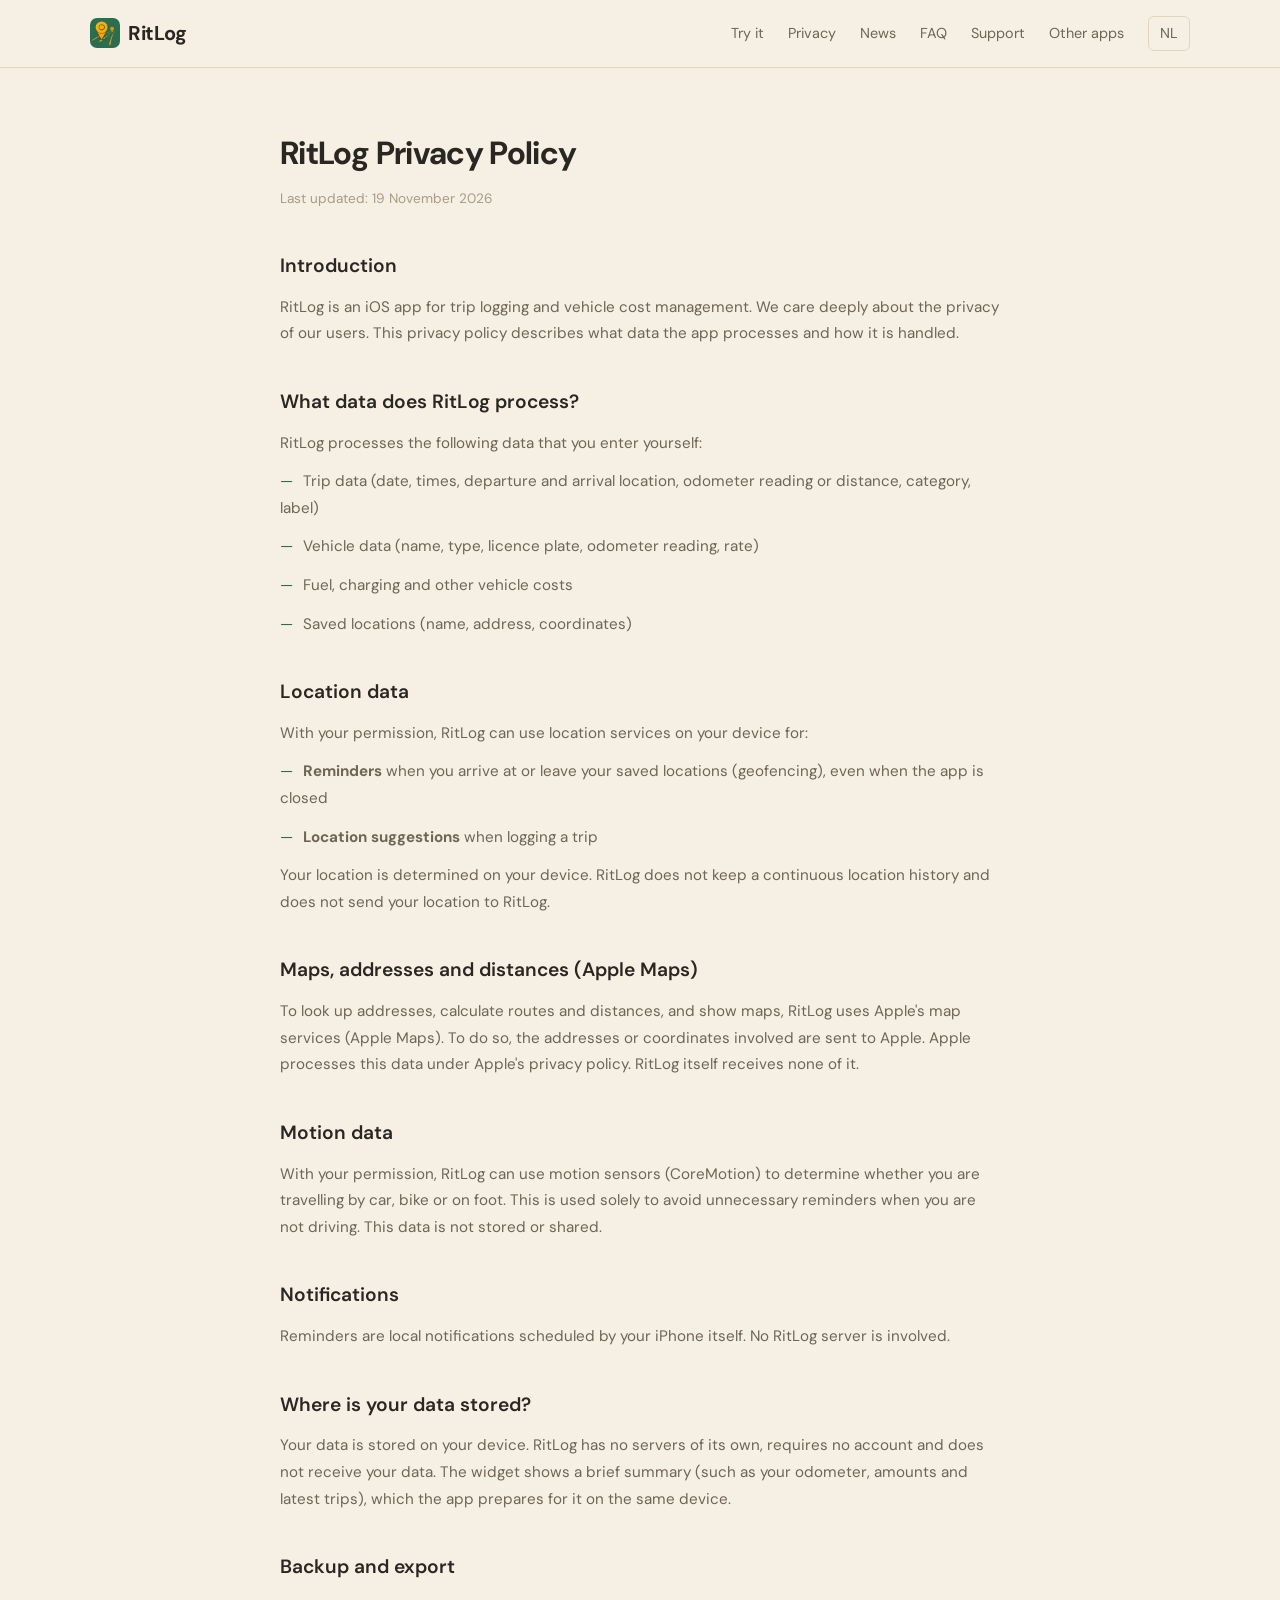
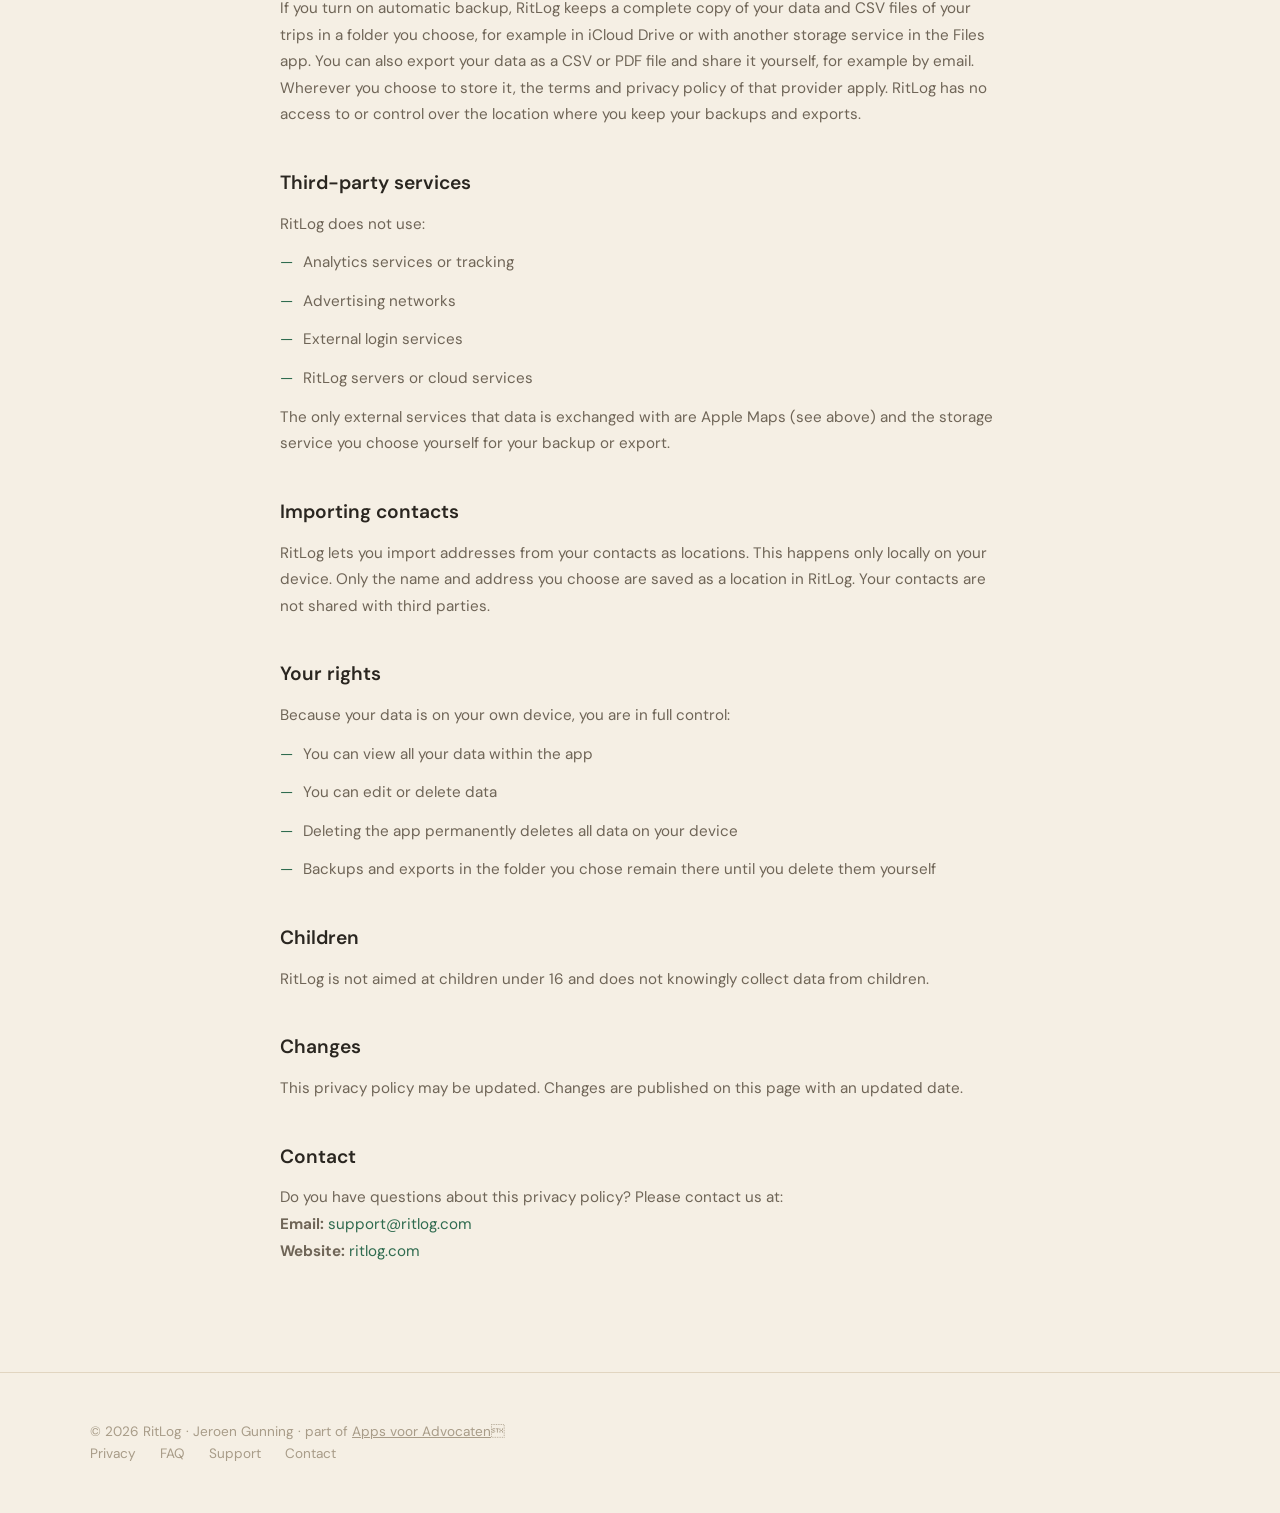
<file: en/privacy.html>
<!DOCTYPE html>
<html lang="en">
<head>
  <meta charset="UTF-8">
  <link rel="icon" type="image/png" href="/icon.png?v=3">
  <link rel="apple-touch-icon" href="/apple-touch-icon.png?v=3">
  <meta name="viewport" content="width=device-width, initial-scale=1.0">
  <title>Privacy Policy — RitLog</title>
  <link rel="canonical" href="https://ritlog.com/en/privacy.html">
  <link rel="alternate" hreflang="nl" href="https://ritlog.com/privacy.html">
  <link rel="alternate" hreflang="en" href="https://ritlog.com/en/privacy.html">
  <link rel="alternate" hreflang="x-default" href="https://ritlog.com/privacy.html">
  <meta name="theme-color" content="#f5efe4">
  <link rel="preconnect" href="https://fonts.googleapis.com">
  <link rel="preconnect" href="https://fonts.gstatic.com" crossorigin>
  <link href="https://fonts.googleapis.com/css2?family=DM+Sans:ital,opsz,wght@0,9..40,300;0,9..40,400;0,9..40,500;0,9..40,600;0,9..40,700&family=JetBrains+Mono:wght@400&display=swap" rel="stylesheet">
  <style>
    *,*::before,*::after{margin:0;padding:0;box-sizing:border-box}
    :root{--bg:#f5efe4;--card:#ffffff;--card-h:#fbf6ec;--brd:#e1d5c0;--brd-g:#d4c5a8;--t1:#2a2620;--t2:#6f6557;--t3:#a89c88;--acc:#2f6b4f;--acc-g:rgba(47,107,79,0.28);--acc-s:rgba(47,107,79,0.12);--green:#2f6b4f;--pink:#c07b5b;--blue:#2f6b4f;--amber:#e0982f}
    html{scroll-behavior:smooth}
    body{font-family:'DM Sans',-apple-system,BlinkMacSystemFont,sans-serif;background:var(--bg);color:var(--t1);line-height:1.6;-webkit-font-smoothing:antialiased;overflow-x:hidden}
    @keyframes dr{0%,100%{transform:translate(0,0)}50%{transform:translate(40px,20px)}}
    nav{position:fixed;top:0;left:0;right:0;z-index:100;padding:1rem 2rem;background:rgba(245,239,228,0.85);backdrop-filter:blur(20px);-webkit-backdrop-filter:blur(20px);border-bottom:1px solid var(--brd)}
    .ni{max-width:1100px;margin:0 auto;display:flex;align-items:center;justify-content:space-between}
    .nl{font-size:1.25rem;font-weight:700;letter-spacing:-0.02em;color:var(--t1);text-decoration:none;display:flex;align-items:center;gap:0.5rem;cursor:pointer}
    .li{width:32px;height:32px;background:linear-gradient(135deg,var(--acc),var(--amber));border-radius:8px;display:flex;align-items:center;justify-content:center;font-size:0.85rem}
    .nk{display:flex;gap:1.5rem;align-items:center}
    .nk a{color:var(--t2);text-decoration:none;font-size:0.9rem;font-weight:400;transition:color 0.2s;cursor:pointer}
    .nk a:hover{color:var(--t1)}
    .lb{color:var(--t3);font-size:0.8rem;cursor:pointer;padding:0.3rem 0.7rem;border:1px solid var(--brd);border-radius:6px;transition:all 0.2s;background:transparent;font-family:inherit}
    .lb:hover{color:var(--t2);border-color:var(--brd-g)}
    section{padding:6rem 2rem}.con{max-width:1100px;margin:0 auto}
    .hero{min-height:100vh;display:flex;align-items:center;padding-top:5rem}
    .hc{display:grid;grid-template-columns:1fr 1fr;gap:4rem;align-items:center}
    .ht{max-width:540px}

    .hero h1{font-size:clamp(2.5rem,5vw,3.8rem);font-weight:700;letter-spacing:-0.03em;line-height:1.1;margin-bottom:1.5rem}
    .hero h1 span{background:linear-gradient(135deg,var(--acc),#f0a060);-webkit-background-clip:text;-webkit-text-fill-color:transparent;background-clip:text}
    .hero p{font-size:1.15rem;color:var(--t2);line-height:1.7;margin-bottom:2rem;max-width:460px}
    .cta{display:inline-flex;align-items:center;gap:0.6rem;padding:0.9rem 2rem;background:var(--blue);color:white;text-decoration:none;border-radius:12px;font-weight:600;font-size:1rem;transition:all 0.3s ease;box-shadow:0 4px 20px rgba(0,122,255,0.3)}
    .cta:hover{transform:translateY(-2px);box-shadow:0 8px 30px rgba(0,122,255,0.35)}
    .hv{display:flex;justify-content:center;align-items:center}
    .pm{width:280px;height:560px;background:linear-gradient(145deg,#2c2c2e,#1c1c1e);border-radius:40px;border:2px solid var(--brd-g);padding:12px;position:relative;box-shadow:0 20px 60px rgba(0,0,0,0.4),0 0 0 1px rgba(255,255,255,0.08),inset 0 1px 0 rgba(255,255,255,0.08)}
    .ps{width:100%;height:100%;background:linear-gradient(180deg,#1c1c1e 0%,#2c2c2e 50%,#1c1c1e 100%);border-radius:30px;overflow:hidden;display:flex;flex-direction:column;padding:2.5rem 1.2rem 1.2rem}
    .pn{position:absolute;top:12px;left:50%;transform:translateX(-50%);width:100px;height:28px;background:#000;border-radius:0 0 16px 16px;z-index:2}
    .mh{text-align:center;margin-bottom:1.2rem}.mh h3{font-size:1.1rem;font-weight:600;margin-bottom:0.2rem}.mh p{font-size:0.65rem;color:var(--t3)}
    .msr{display:grid;grid-template-columns:1fr 1fr;gap:0.5rem;margin-bottom:0.8rem}
    .ms{background:var(--card);border:1px solid var(--brd);border-radius:12px;padding:0.7rem;text-align:center}
    .ms .v{font-size:1.1rem;font-weight:700;color:var(--acc)}.ms .l{font-size:0.55rem;color:var(--t3);text-transform:uppercase;letter-spacing:0.05em}
    .mt{background:var(--card);border:1px solid var(--brd);border-radius:12px;padding:0.7rem;margin-bottom:0.5rem}
    .mr{display:flex;align-items:center;gap:0.5rem;margin-bottom:0.3rem}
    .md{width:6px;height:6px;border-radius:50%;background:var(--green);flex-shrink:0}.md.ho{background:transparent;border:1.5px solid var(--pink)}
    .mn{font-size:0.72rem;font-weight:500}.mm{font-size:0.58rem;color:var(--t3);padding-left:1rem}
    .tb{margin-top:auto;display:flex;justify-content:space-around;padding:0.6rem 0 0.2rem;border-top:1px solid var(--brd)}
    .ta{font-size:0.5rem;color:var(--t3);text-align:center}.ta.ac{color:var(--acc)}
    .ti{width:18px;height:18px;margin:0 auto 2px;border-radius:4px;background:var(--brd)}.ta.ac .ti{background:var(--acc-s)}
    .fg{display:grid;grid-template-columns:repeat(3,1fr);gap:1.5rem;margin-top:3rem}
    .fc{background:var(--card);border:1px solid var(--brd);border-radius:16px;padding:2rem;transition:all 0.3s ease}
    .fc:hover{background:var(--card-h);border-color:var(--brd-g);transform:translateY(-2px)}
    .fi{width:44px;height:44px;border-radius:12px;background:var(--acc-s);display:flex;align-items:center;justify-content:center;font-size:1.3rem;margin-bottom:1.2rem}
    .fc h3{font-size:1.05rem;font-weight:600;margin-bottom:0.6rem}.fc p{font-size:0.9rem;color:var(--t2);line-height:1.6}
    .sl{font-size:0.8rem;font-weight:500;color:var(--acc);text-transform:uppercase;letter-spacing:0.08em;margin-bottom:0.75rem}
    .st{font-size:clamp(1.8rem,3vw,2.4rem);font-weight:700;letter-spacing:-0.02em;margin-bottom:1rem}
    .sd{font-size:1.05rem;color:var(--t2);max-width:600px;line-height:1.7}
    .stp{display:grid;grid-template-columns:repeat(3,1fr);gap:2rem;margin-top:3rem}
    .sp{text-align:center;padding:2rem}
    .sn{font-family:'JetBrains Mono',monospace;font-size:3rem;font-weight:400;color:var(--acc);opacity:0.3;margin-bottom:1rem}
    .sp h3{font-size:1.1rem;font-weight:600;margin-bottom:0.5rem}.sp p{font-size:0.9rem;color:var(--t2);line-height:1.6}
    .lp{padding-top:8rem}.lc{max-width:720px;margin:0 auto}
    .lc h1{font-size:2rem;font-weight:700;margin-bottom:0.5rem;letter-spacing:-0.02em}
    .lc .lu{font-size:0.85rem;color:var(--t3);margin-bottom:2.5rem}
    .lc h2{font-size:1.2rem;font-weight:600;margin-top:2.5rem;margin-bottom:0.75rem}
    .lc h3{font-size:1.05rem;font-weight:600;margin-top:1.5rem;margin-bottom:0.5rem;color:var(--t1)}
    .lc p,.lc li{font-size:0.95rem;color:var(--t2);line-height:1.75;margin-bottom:0.75rem}
    .lc ul{list-style:none;padding-left:0}.lc ul li::before{content:'—';color:var(--acc);margin-right:0.6rem}
    .lc a{color:var(--acc);text-decoration:none;cursor:pointer}.lc a:hover{text-decoration:underline}
    .sc{background:var(--card);border:1px solid var(--brd);border-radius:16px;padding:2.5rem;max-width:600px;margin-top:2rem}
    .sc a{color:var(--acc);text-decoration:none;font-weight:500}.sc a:hover{text-decoration:underline}
    footer{padding:3rem 2rem;border-top:1px solid var(--brd)}
    .fti{max-width:1100px;margin:0 auto;display:flex;justify-content:space-between;align-items:center}
    .ftl{font-size:0.85rem;color:var(--t3)}
    .fk{display:flex;gap:1.5rem}.fk a{font-size:0.85rem;color:var(--t3);text-decoration:none;transition:color 0.2s;cursor:pointer}.fk a:hover{color:var(--t2)}
    .pg{display:none}.pg.ac{display:block}
    .faq-section{margin-top:1.5rem}
    .faq-section h2{font-size:1.1rem;font-weight:600;margin-top:2rem;margin-bottom:0.5rem;color:var(--acc);padding-bottom:0.3rem;border-bottom:1px solid var(--brd)}
    .faq-item{border-bottom:1px solid var(--brd)}
    .faq-q{display:flex;justify-content:space-between;align-items:center;padding:0.9rem 0;cursor:pointer;font-size:0.95rem;font-weight:500;color:var(--t1);gap:1rem}
    .faq-q:hover{color:var(--acc)}
    .faq-q::after{content:'+';font-size:1.2rem;color:var(--t3);flex-shrink:0;transition:transform 0.2s}
    .faq-item.open .faq-q::after{content:'−'}
    .faq-a{max-height:0;overflow:hidden;transition:max-height 0.3s ease}
    .faq-item.open .faq-a{max-height:500px}
    .faq-a p{font-size:0.9rem;color:var(--t2);line-height:1.7;padding:0 0 0.9rem 0;margin:0}
    .cta-wrap{display:flex;flex-direction:column;align-items:center}
    .scroll-hint{display:flex;flex-direction:column;align-items:center;gap:0.3rem;margin-top:2.5rem;cursor:pointer;animation:hintFade 2.5s ease-in-out infinite;color:var(--t2);transition:color 0.2s}
    .scroll-hint:hover{color:var(--t2)}
    .scroll-hint-text{font-size:0.85rem;font-weight:500;letter-spacing:0.1em;text-transform:uppercase}
    .scroll-hint-arrow{animation:bounce 2s ease-in-out infinite}
    @keyframes hintFade{0%,100%{opacity:0.5}50%{opacity:1}}
    @keyframes bounce{0%,100%{transform:translateY(0)}50%{transform:translateY(4px)}}
    .carousel{position:relative;display:flex;flex-direction:column;align-items:center}
    .car-slide{display:none}
    .car-slide.car-active{display:block}
    .screen-img{width:280px;height:auto;border-radius:32px;box-shadow:0 20px 60px rgba(0,0,0,0.4),0 0 0 1px rgba(255,255,255,0.08)}
    .car-dots{display:flex;gap:0.5rem;margin-top:1.2rem;justify-content:center}
    .car-dot{width:8px;height:8px;border-radius:50%;background:rgba(255,255,255,0.2);cursor:pointer;transition:all 0.2s}
    .car-dot.car-dot-active{background:var(--blue);width:20px;border-radius:4px}
    @media(max-width:768px){.hc{grid-template-columns:1fr;gap:3rem;text-align:center}.hero p{margin-left:auto;margin-right:auto}.fg{grid-template-columns:1fr}.stp{grid-template-columns:1fr;gap:1rem}.nk{gap:1rem}.nk a{font-size:0.8rem}.fti{flex-direction:column;gap:1rem;text-align:center}section{padding:4rem 1.5rem}.screen-img{width:240px}}
    @media(max-width:480px){.nk{gap:0.7rem}.screen-img{width:200px}}
  </style>
<style id="nav-mobile">@media(max-width:600px){nav{padding:0.7rem 1rem}.ni{flex-direction:column;gap:0.45rem}.nk{flex-wrap:wrap;justify-content:center;gap:0.35rem 0.9rem}.nk a{white-space:nowrap;font-size:0.82rem}.hero{padding-top:7.5rem}.lp{padding-top:9.5rem}}</style>
</head>
<body>
<div class="amb"></div>
<nav><div class="ni">
  <a class="nl" href="/en/"><img src="/icon.png" alt="" style="width:30px;height:30px;border-radius:7px"><span>RitLog</span></a>
  <div class="nk">
    <a href="/en/try/">Try it</a>
    <a href="/en/privacy.html">Privacy</a>
    <a href="/en/news.html">News</a><a href="/en/faq.html">FAQ</a>
    <a href="/en/support.html">Support</a>
    <a href="https://appsvooradvocaten.nl/en/">Other apps</a>
    <a class="lb" href="/privacy.html">NL</a>
  </div>
</div></nav>
<section class="lp"><div class="con"><div class="lc">
<h1>RitLog Privacy Policy</h1><p class="lu">Last updated: 19 November 2026</p><h2>Introduction</h2><p>RitLog is an iOS app for trip logging and vehicle cost management. We care deeply about the privacy of our users. This privacy policy describes what data the app processes and how it is handled.</p><h2>What data does RitLog process?</h2><p>RitLog processes the following data that you enter yourself:</p><ul><li>Trip data (date, times, departure and arrival location, odometer reading or distance, category, label)</li><li>Vehicle data (name, type, licence plate, odometer reading, rate)</li><li>Fuel, charging and other vehicle costs</li><li>Saved locations (name, address, coordinates)</li></ul><h2>Location data</h2><p>With your permission, RitLog can use location services on your device for:</p><ul><li><strong>Reminders</strong> when you arrive at or leave your saved locations (geofencing), even when the app is closed</li><li><strong>Location suggestions</strong> when logging a trip</li></ul><p>Your location is determined on your device. RitLog does not keep a continuous location history and does not send your location to RitLog.</p><h2>Maps, addresses and distances (Apple Maps)</h2><p>To look up addresses, calculate routes and distances, and show maps, RitLog uses Apple's map services (Apple Maps). To do so, the addresses or coordinates involved are sent to Apple. Apple processes this data under Apple's privacy policy. RitLog itself receives none of it.</p><h2>Motion data</h2><p>With your permission, RitLog can use motion sensors (CoreMotion) to determine whether you are travelling by car, bike or on foot. This is used solely to avoid unnecessary reminders when you are not driving. This data is not stored or shared.</p><h2>Notifications</h2><p>Reminders are local notifications scheduled by your iPhone itself. No RitLog server is involved.</p><h2>Where is your data stored?</h2><p>Your data is stored on your device. RitLog has no servers of its own, requires no account and does not receive your data. The widget shows a brief summary (such as your odometer, amounts and latest trips), which the app prepares for it on the same device.</p><h2>Backup and export</h2><p>If you turn on automatic backup, RitLog keeps a complete copy of your data and CSV files of your trips in a folder you choose, for example in iCloud Drive or with another storage service in the Files app. You can also export your data as a CSV or PDF file and share it yourself, for example by email. Wherever you choose to store it, the terms and privacy policy of that provider apply. RitLog has no access to or control over the location where you keep your backups and exports.</p><h2>Third-party services</h2><p>RitLog does not use:</p><ul><li>Analytics services or tracking</li><li>Advertising networks</li><li>External login services</li><li>RitLog servers or cloud services</li></ul><p>The only external services that data is exchanged with are Apple Maps (see above) and the storage service you choose yourself for your backup or export.</p><h2>Importing contacts</h2><p>RitLog lets you import addresses from your contacts as locations. This happens only locally on your device. Only the name and address you choose are saved as a location in RitLog. Your contacts are not shared with third parties.</p><h2>Your rights</h2><p>Because your data is on your own device, you are in full control:</p><ul><li>You can view all your data within the app</li><li>You can edit or delete data</li><li>Deleting the app permanently deletes all data on your device</li><li>Backups and exports in the folder you chose remain there until you delete them yourself</li></ul><h2>Children</h2><p>RitLog is not aimed at children under 16 and does not knowingly collect data from children.</p><h2>Changes</h2><p>This privacy policy may be updated. Changes are published on this page with an updated date.</p><h2>Contact</h2><p>Do you have questions about this privacy policy? Please contact us at:<br><strong>Email:</strong> <a href="mailto:support@ritlog.com">support@ritlog.com</a><br><strong>Website:</strong> <a href="https://ritlog.com">ritlog.com</a></p>
</div></div></section>
<footer><div class="fti">
  <div class="ftl">&copy; 2026 RitLog · Jeroen Gunning · part of <a href="https://appsvooradvocaten.nl/en/" style="color:inherit;text-decoration:underline">Apps voor Advocaten</a>
  <div class="fk">
    <a href="/en/privacy.html">Privacy</a>
    <a href="/en/faq.html">FAQ</a>
    <a href="/en/support.html">Support</a>
    <a href="mailto:support@ritlog.com">Contact</a>
  </div>
</div></footer>

</body>
</html>
</file>
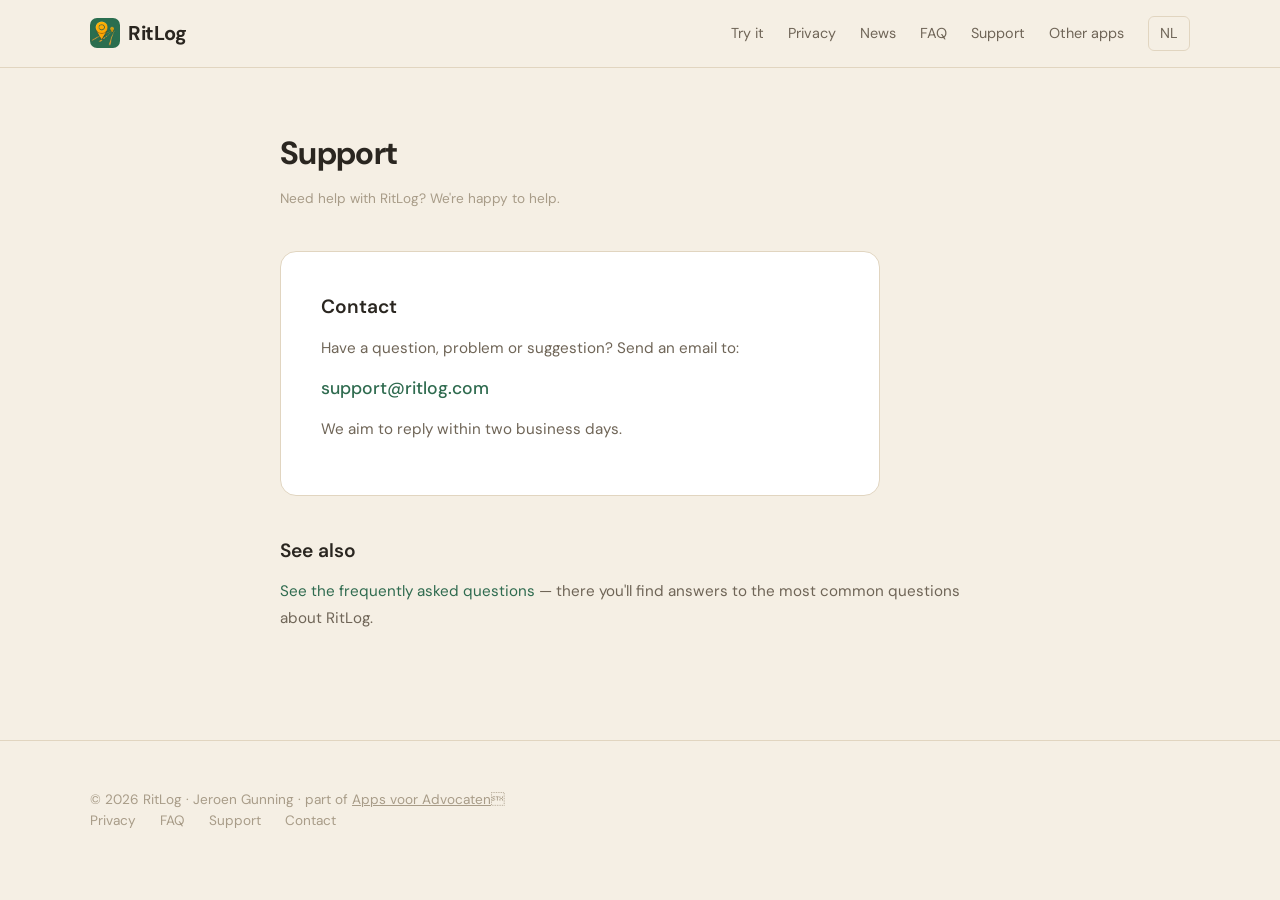
<file: en/support.html>
<!DOCTYPE html>
<html lang="en">
<head>
  <meta charset="UTF-8">
  <link rel="icon" type="image/png" href="/icon.png?v=3">
  <link rel="apple-touch-icon" href="/apple-touch-icon.png?v=3">
  <meta name="viewport" content="width=device-width, initial-scale=1.0">
  <title>Support — RitLog</title>
  <link rel="canonical" href="https://ritlog.com/en/support.html">
  <link rel="alternate" hreflang="nl" href="https://ritlog.com/support.html">
  <link rel="alternate" hreflang="en" href="https://ritlog.com/en/support.html">
  <link rel="alternate" hreflang="x-default" href="https://ritlog.com/support.html">
  <meta name="theme-color" content="#f5efe4">
  <link rel="preconnect" href="https://fonts.googleapis.com">
  <link rel="preconnect" href="https://fonts.gstatic.com" crossorigin>
  <link href="https://fonts.googleapis.com/css2?family=DM+Sans:ital,opsz,wght@0,9..40,300;0,9..40,400;0,9..40,500;0,9..40,600;0,9..40,700&family=JetBrains+Mono:wght@400&display=swap" rel="stylesheet">
  <style>
    *,*::before,*::after{margin:0;padding:0;box-sizing:border-box}
    :root{--bg:#f5efe4;--card:#ffffff;--card-h:#fbf6ec;--brd:#e1d5c0;--brd-g:#d4c5a8;--t1:#2a2620;--t2:#6f6557;--t3:#a89c88;--acc:#2f6b4f;--acc-g:rgba(47,107,79,0.28);--acc-s:rgba(47,107,79,0.12);--green:#2f6b4f;--pink:#c07b5b;--blue:#2f6b4f;--amber:#e0982f}
    html{scroll-behavior:smooth}
    body{font-family:'DM Sans',-apple-system,BlinkMacSystemFont,sans-serif;background:var(--bg);color:var(--t1);line-height:1.6;-webkit-font-smoothing:antialiased;overflow-x:hidden}
    @keyframes dr{0%,100%{transform:translate(0,0)}50%{transform:translate(40px,20px)}}
    nav{position:fixed;top:0;left:0;right:0;z-index:100;padding:1rem 2rem;background:rgba(245,239,228,0.85);backdrop-filter:blur(20px);-webkit-backdrop-filter:blur(20px);border-bottom:1px solid var(--brd)}
    .ni{max-width:1100px;margin:0 auto;display:flex;align-items:center;justify-content:space-between}
    .nl{font-size:1.25rem;font-weight:700;letter-spacing:-0.02em;color:var(--t1);text-decoration:none;display:flex;align-items:center;gap:0.5rem;cursor:pointer}
    .li{width:32px;height:32px;background:linear-gradient(135deg,var(--acc),var(--amber));border-radius:8px;display:flex;align-items:center;justify-content:center;font-size:0.85rem}
    .nk{display:flex;gap:1.5rem;align-items:center}
    .nk a{color:var(--t2);text-decoration:none;font-size:0.9rem;font-weight:400;transition:color 0.2s;cursor:pointer}
    .nk a:hover{color:var(--t1)}
    .lb{color:var(--t3);font-size:0.8rem;cursor:pointer;padding:0.3rem 0.7rem;border:1px solid var(--brd);border-radius:6px;transition:all 0.2s;background:transparent;font-family:inherit}
    .lb:hover{color:var(--t2);border-color:var(--brd-g)}
    section{padding:6rem 2rem}.con{max-width:1100px;margin:0 auto}
    .hero{min-height:100vh;display:flex;align-items:center;padding-top:5rem}
    .hc{display:grid;grid-template-columns:1fr 1fr;gap:4rem;align-items:center}
    .ht{max-width:540px}

    .hero h1{font-size:clamp(2.5rem,5vw,3.8rem);font-weight:700;letter-spacing:-0.03em;line-height:1.1;margin-bottom:1.5rem}
    .hero h1 span{background:linear-gradient(135deg,var(--acc),#f0a060);-webkit-background-clip:text;-webkit-text-fill-color:transparent;background-clip:text}
    .hero p{font-size:1.15rem;color:var(--t2);line-height:1.7;margin-bottom:2rem;max-width:460px}
    .cta{display:inline-flex;align-items:center;gap:0.6rem;padding:0.9rem 2rem;background:var(--blue);color:white;text-decoration:none;border-radius:12px;font-weight:600;font-size:1rem;transition:all 0.3s ease;box-shadow:0 4px 20px rgba(0,122,255,0.3)}
    .cta:hover{transform:translateY(-2px);box-shadow:0 8px 30px rgba(0,122,255,0.35)}
    .hv{display:flex;justify-content:center;align-items:center}
    .pm{width:280px;height:560px;background:linear-gradient(145deg,#2c2c2e,#1c1c1e);border-radius:40px;border:2px solid var(--brd-g);padding:12px;position:relative;box-shadow:0 20px 60px rgba(0,0,0,0.4),0 0 0 1px rgba(255,255,255,0.08),inset 0 1px 0 rgba(255,255,255,0.08)}
    .ps{width:100%;height:100%;background:linear-gradient(180deg,#1c1c1e 0%,#2c2c2e 50%,#1c1c1e 100%);border-radius:30px;overflow:hidden;display:flex;flex-direction:column;padding:2.5rem 1.2rem 1.2rem}
    .pn{position:absolute;top:12px;left:50%;transform:translateX(-50%);width:100px;height:28px;background:#000;border-radius:0 0 16px 16px;z-index:2}
    .mh{text-align:center;margin-bottom:1.2rem}.mh h3{font-size:1.1rem;font-weight:600;margin-bottom:0.2rem}.mh p{font-size:0.65rem;color:var(--t3)}
    .msr{display:grid;grid-template-columns:1fr 1fr;gap:0.5rem;margin-bottom:0.8rem}
    .ms{background:var(--card);border:1px solid var(--brd);border-radius:12px;padding:0.7rem;text-align:center}
    .ms .v{font-size:1.1rem;font-weight:700;color:var(--acc)}.ms .l{font-size:0.55rem;color:var(--t3);text-transform:uppercase;letter-spacing:0.05em}
    .mt{background:var(--card);border:1px solid var(--brd);border-radius:12px;padding:0.7rem;margin-bottom:0.5rem}
    .mr{display:flex;align-items:center;gap:0.5rem;margin-bottom:0.3rem}
    .md{width:6px;height:6px;border-radius:50%;background:var(--green);flex-shrink:0}.md.ho{background:transparent;border:1.5px solid var(--pink)}
    .mn{font-size:0.72rem;font-weight:500}.mm{font-size:0.58rem;color:var(--t3);padding-left:1rem}
    .tb{margin-top:auto;display:flex;justify-content:space-around;padding:0.6rem 0 0.2rem;border-top:1px solid var(--brd)}
    .ta{font-size:0.5rem;color:var(--t3);text-align:center}.ta.ac{color:var(--acc)}
    .ti{width:18px;height:18px;margin:0 auto 2px;border-radius:4px;background:var(--brd)}.ta.ac .ti{background:var(--acc-s)}
    .fg{display:grid;grid-template-columns:repeat(3,1fr);gap:1.5rem;margin-top:3rem}
    .fc{background:var(--card);border:1px solid var(--brd);border-radius:16px;padding:2rem;transition:all 0.3s ease}
    .fc:hover{background:var(--card-h);border-color:var(--brd-g);transform:translateY(-2px)}
    .fi{width:44px;height:44px;border-radius:12px;background:var(--acc-s);display:flex;align-items:center;justify-content:center;font-size:1.3rem;margin-bottom:1.2rem}
    .fc h3{font-size:1.05rem;font-weight:600;margin-bottom:0.6rem}.fc p{font-size:0.9rem;color:var(--t2);line-height:1.6}
    .sl{font-size:0.8rem;font-weight:500;color:var(--acc);text-transform:uppercase;letter-spacing:0.08em;margin-bottom:0.75rem}
    .st{font-size:clamp(1.8rem,3vw,2.4rem);font-weight:700;letter-spacing:-0.02em;margin-bottom:1rem}
    .sd{font-size:1.05rem;color:var(--t2);max-width:600px;line-height:1.7}
    .stp{display:grid;grid-template-columns:repeat(3,1fr);gap:2rem;margin-top:3rem}
    .sp{text-align:center;padding:2rem}
    .sn{font-family:'JetBrains Mono',monospace;font-size:3rem;font-weight:400;color:var(--acc);opacity:0.3;margin-bottom:1rem}
    .sp h3{font-size:1.1rem;font-weight:600;margin-bottom:0.5rem}.sp p{font-size:0.9rem;color:var(--t2);line-height:1.6}
    .lp{padding-top:8rem}.lc{max-width:720px;margin:0 auto}
    .lc h1{font-size:2rem;font-weight:700;margin-bottom:0.5rem;letter-spacing:-0.02em}
    .lc .lu{font-size:0.85rem;color:var(--t3);margin-bottom:2.5rem}
    .lc h2{font-size:1.2rem;font-weight:600;margin-top:2.5rem;margin-bottom:0.75rem}
    .lc h3{font-size:1.05rem;font-weight:600;margin-top:1.5rem;margin-bottom:0.5rem;color:var(--t1)}
    .lc p,.lc li{font-size:0.95rem;color:var(--t2);line-height:1.75;margin-bottom:0.75rem}
    .lc ul{list-style:none;padding-left:0}.lc ul li::before{content:'—';color:var(--acc);margin-right:0.6rem}
    .lc a{color:var(--acc);text-decoration:none;cursor:pointer}.lc a:hover{text-decoration:underline}
    .sc{background:var(--card);border:1px solid var(--brd);border-radius:16px;padding:2.5rem;max-width:600px;margin-top:2rem}
    .sc a{color:var(--acc);text-decoration:none;font-weight:500}.sc a:hover{text-decoration:underline}
    footer{padding:3rem 2rem;border-top:1px solid var(--brd)}
    .fti{max-width:1100px;margin:0 auto;display:flex;justify-content:space-between;align-items:center}
    .ftl{font-size:0.85rem;color:var(--t3)}
    .fk{display:flex;gap:1.5rem}.fk a{font-size:0.85rem;color:var(--t3);text-decoration:none;transition:color 0.2s;cursor:pointer}.fk a:hover{color:var(--t2)}
    .pg{display:none}.pg.ac{display:block}
    .faq-section{margin-top:1.5rem}
    .faq-section h2{font-size:1.1rem;font-weight:600;margin-top:2rem;margin-bottom:0.5rem;color:var(--acc);padding-bottom:0.3rem;border-bottom:1px solid var(--brd)}
    .faq-item{border-bottom:1px solid var(--brd)}
    .faq-q{display:flex;justify-content:space-between;align-items:center;padding:0.9rem 0;cursor:pointer;font-size:0.95rem;font-weight:500;color:var(--t1);gap:1rem}
    .faq-q:hover{color:var(--acc)}
    .faq-q::after{content:'+';font-size:1.2rem;color:var(--t3);flex-shrink:0;transition:transform 0.2s}
    .faq-item.open .faq-q::after{content:'−'}
    .faq-a{max-height:0;overflow:hidden;transition:max-height 0.3s ease}
    .faq-item.open .faq-a{max-height:500px}
    .faq-a p{font-size:0.9rem;color:var(--t2);line-height:1.7;padding:0 0 0.9rem 0;margin:0}
    .cta-wrap{display:flex;flex-direction:column;align-items:center}
    .scroll-hint{display:flex;flex-direction:column;align-items:center;gap:0.3rem;margin-top:2.5rem;cursor:pointer;animation:hintFade 2.5s ease-in-out infinite;color:var(--t2);transition:color 0.2s}
    .scroll-hint:hover{color:var(--t2)}
    .scroll-hint-text{font-size:0.85rem;font-weight:500;letter-spacing:0.1em;text-transform:uppercase}
    .scroll-hint-arrow{animation:bounce 2s ease-in-out infinite}
    @keyframes hintFade{0%,100%{opacity:0.5}50%{opacity:1}}
    @keyframes bounce{0%,100%{transform:translateY(0)}50%{transform:translateY(4px)}}
    .carousel{position:relative;display:flex;flex-direction:column;align-items:center}
    .car-slide{display:none}
    .car-slide.car-active{display:block}
    .screen-img{width:280px;height:auto;border-radius:32px;box-shadow:0 20px 60px rgba(0,0,0,0.4),0 0 0 1px rgba(255,255,255,0.08)}
    .car-dots{display:flex;gap:0.5rem;margin-top:1.2rem;justify-content:center}
    .car-dot{width:8px;height:8px;border-radius:50%;background:rgba(255,255,255,0.2);cursor:pointer;transition:all 0.2s}
    .car-dot.car-dot-active{background:var(--blue);width:20px;border-radius:4px}
    @media(max-width:768px){.hc{grid-template-columns:1fr;gap:3rem;text-align:center}.hero p{margin-left:auto;margin-right:auto}.fg{grid-template-columns:1fr}.stp{grid-template-columns:1fr;gap:1rem}.nk{gap:1rem}.nk a{font-size:0.8rem}.fti{flex-direction:column;gap:1rem;text-align:center}section{padding:4rem 1.5rem}.screen-img{width:240px}}
    @media(max-width:480px){.nk{gap:0.7rem}.screen-img{width:200px}}
  </style>
<style id="nav-mobile">@media(max-width:600px){nav{padding:0.7rem 1rem}.ni{flex-direction:column;gap:0.45rem}.nk{flex-wrap:wrap;justify-content:center;gap:0.35rem 0.9rem}.nk a{white-space:nowrap;font-size:0.82rem}.hero{padding-top:7.5rem}.lp{padding-top:9.5rem}}</style>
</head>
<body>
<div class="amb"></div>
<nav><div class="ni">
  <a class="nl" href="/en/"><img src="/icon.png" alt="" style="width:30px;height:30px;border-radius:7px"><span>RitLog</span></a>
  <div class="nk">
    <a href="/en/try/">Try it</a>
    <a href="/en/privacy.html">Privacy</a>
    <a href="/en/news.html">News</a><a href="/en/faq.html">FAQ</a>
    <a href="/en/support.html">Support</a>
    <a href="https://appsvooradvocaten.nl/en/">Other apps</a>
    <a class="lb" href="/support.html">NL</a>
  </div>
</div></nav>
<section class="lp"><div class="con"><div class="lc">

  <h1 id="i-supt">Support</h1>
  <p class="lu" id="i-subs">Need help with RitLog? We're happy to help.</p>
  <div class="sc">
    <h2 style="margin-top:0" id="i-supc">Contact</h2>
    <p id="i-supd">Have a question, problem or suggestion? Send an email to:</p>
    <p><a href="mailto:support@ritlog.com" style="font-size:1.1rem">support@ritlog.com</a></p>
    <p id="i-supr">We aim to reply within two business days.</p>
  </div>
  <h2 id="i-supa">See also</h2>
  <p><a href="/en/faq.html" id="i-supfl">See the frequently asked questions</a> — <span id="i-supfd">there you'll find answers to the most common questions about RitLog.</span></p>

</div></div></section>
<footer><div class="fti">
  <div class="ftl">&copy; 2026 RitLog · Jeroen Gunning · part of <a href="https://appsvooradvocaten.nl/en/" style="color:inherit;text-decoration:underline">Apps voor Advocaten</a>
  <div class="fk">
    <a href="/en/privacy.html">Privacy</a>
    <a href="/en/faq.html">FAQ</a>
    <a href="/en/support.html">Support</a>
    <a href="mailto:support@ritlog.com">Contact</a>
  </div>
</div></footer>

</body>
</html>
</file>
<file: demo/demo.css>
:root{
  --bg:#f5efe4; --card:#fff; --brd:#e1d5c0; --t1:#2a2620; --t2:#6f6557; --t3:#a89c88;
  --acc:#2f6b4f; --acc-s:rgba(47,107,79,.12);
  /* breedte van het scherm in de telefoon; 1 iOS-punt = var(--w) / 402 */
  --w:min(340px, calc((100svh - 150px) * 402 / 874), calc(100vw - 72px));
}
*{box-sizing:border-box}
body{margin:0;background:var(--bg);color:var(--t1);font-family:'DM Sans',-apple-system,BlinkMacSystemFont,sans-serif;-webkit-font-smoothing:antialiased}
.wrap{max-width:1040px;margin:0 auto;padding:28px 16px 40px;display:flex;gap:56px;align-items:center;justify-content:center}
.side{max-width:380px}
.side h1{font-size:clamp(28px,4vw,40px);line-height:1.1;margin:0 0 12px;letter-spacing:-.02em}
.side p.lead{color:var(--t2);font-size:17px;line-height:1.5;margin:0 0 22px}
.steps{list-style:none;margin:0 0 22px;padding:0;display:grid;gap:8px}
.steps button{all:unset;box-sizing:border-box;width:100%;display:flex;gap:12px;align-items:center;padding:11px 14px;border-radius:14px;
  background:var(--card);border:1px solid var(--brd);cursor:pointer;font-size:15px;color:var(--t2);transition:border-color .2s,background .2s,color .2s}
.steps button:hover{border-color:var(--acc)}
.steps button:focus-visible{outline:2px solid var(--acc);outline-offset:2px}
.steps .n{flex:none;width:26px;height:26px;border-radius:50%;display:grid;place-items:center;background:var(--acc-s);color:var(--acc);font-weight:600;font-size:13px}
.steps button[aria-current="step"]{background:var(--acc);border-color:var(--acc);color:#fff}
.steps button[aria-current="step"] .n{background:rgba(255,255,255,.2);color:#fff}
.note{font-size:13px;color:var(--t3);line-height:1.45;margin:0}

/* ---------- telefoon ---------- */
.stage{display:flex;flex-direction:column;align-items:center;gap:14px}
.phone{position:relative;padding:calc(var(--w) * 14 / 402);border-radius:calc(var(--w) * 69 / 402);
  background:#1a1a1c;box-shadow:0 0 0 calc(var(--w) * 3 / 402) #5c5c62,0 30px 60px -20px rgba(60,45,25,.45),0 12px 24px -12px rgba(60,45,25,.3)}
.phone::before,.phone::after{content:"";position:absolute;width:4px;border-radius:3px;background:#4a4a4e}
.phone::before{left:-6px;top:22%;height:13%}
.phone::after{right:-6px;top:27%;height:10%}
.screen{position:relative;width:var(--w);aspect-ratio:402/874;border-radius:calc(var(--w) * 55 / 402);overflow:hidden;background:var(--bg);
  touch-action:pan-x;user-select:none;-webkit-user-select:none}
.layer{position:absolute;inset:0;width:100%;height:100%;display:block;pointer-events:none}
.island{position:absolute;left:50%;top:calc(var(--w) * 11 / 402);width:calc(var(--w) * 124 / 402);height:calc(var(--w) * 37 / 402);
  transform:translateX(-50%);background:#000;border-radius:999px;z-index:5}

/* overgangen */
.in-fade{animation:inFade .22s ease-out both}
.in-type{animation:inFade .14s linear both}
.in-sheet{animation:inFade .28s ease-out both}
.out-sheet{animation:outFade .26s ease-in both;z-index:2}
.in-scrollup{animation:inFade .25s ease-out both}
.in-scrolldown{animation:inFade .25s ease-out both}
@keyframes inFade{from{opacity:0}}
@keyframes outFade{to{opacity:0}}

/* melding */
.notif{position:absolute;z-index:6;left:calc(var(--w) * 9 / 402);right:calc(var(--w) * 9 / 402);top:calc(var(--w) * 58 / 402);
  display:flex;gap:calc(var(--w) * 11 / 402);align-items:center;padding:calc(var(--w) * 13 / 402) calc(var(--w) * 15 / 402);
  border-radius:calc(var(--w) * 26 / 402);background:rgba(252,250,246,.86);backdrop-filter:blur(18px) saturate(1.6);-webkit-backdrop-filter:blur(18px) saturate(1.6);
  box-shadow:0 8px 28px rgba(60,45,25,.22);border:1px solid rgba(225,213,192,.8);cursor:pointer;
  font-family:-apple-system,BlinkMacSystemFont,'SF Pro Text','DM Sans',sans-serif;
  transform:translateY(-160%);opacity:0;transition:transform .5s cubic-bezier(.2,.9,.25,1.05),opacity .3s}
.notif.on{transform:none;opacity:1}
.notif img{width:calc(var(--w) * 38 / 402);height:calc(var(--w) * 38 / 402);border-radius:calc(var(--w) * 9 / 402);flex:none}
.notif .tx{flex:1;min-width:0;font-size:calc(var(--w) * 14 / 402);line-height:1.28;color:#1d1b18}
.notif .top{display:flex;justify-content:space-between;gap:8px}
.notif b{font-weight:600}
.notif .tm{color:#8a8278;font-size:calc(var(--w) * 13 / 402)}

/* klikvlakken en hint */
.hot{position:absolute;z-index:4;background:transparent;border:0;padding:0;margin:0;cursor:pointer;border-radius:calc(var(--w) * 12 / 402)}
.hot:focus-visible{outline:2px solid var(--acc);outline-offset:1px}
.ring{position:absolute;z-index:7;pointer-events:none;border-radius:calc(var(--w) * 14 / 402);border:3px solid rgba(224,152,47,.95);
  box-shadow:0 0 0 0 rgba(224,152,47,.5);opacity:0}
.ring.on{animation:ring 1.1s ease-out 2}
@keyframes ring{0%{opacity:1;box-shadow:0 0 0 0 rgba(224,152,47,.55)}70%{opacity:1;box-shadow:0 0 0 14px rgba(224,152,47,0)}100%{opacity:0}}
.tap{position:absolute;z-index:8;pointer-events:none;width:calc(var(--w) * 44 / 402);height:calc(var(--w) * 44 / 402);margin:calc(var(--w) * -22 / 402) 0 0 calc(var(--w) * -22 / 402);
  border-radius:50%;background:rgba(42,38,32,.28);animation:tap .45s ease-out forwards}
@keyframes tap{from{transform:scale(.4);opacity:1}to{transform:scale(1.2);opacity:0}}

.caption{height:calc(1.45em * 4);overflow:hidden;width:calc(var(--w) + 60px);max-width:100%;margin:0;text-align:center;font-size:15px;line-height:1.45;color:var(--t2)}
.reset{all:unset;cursor:pointer;font-size:14px;font-weight:500;color:var(--acc);padding:6px 12px;border-radius:10px}
.reset:hover{background:var(--acc-s)}
.reset:focus-visible{outline:2px solid var(--acc)}

@media (max-width:820px){
  .wrap{flex-direction:column;gap:24px;padding-top:20px}
  .side{text-align:center}
  .steps{grid-template-columns:repeat(3,1fr);gap:6px}
  .steps button{flex-direction:column;gap:4px;padding:8px 4px;font-size:12px;text-align:center}
  .side .lead{font-size:15px}
  .note{display:none}
}
@media (prefers-reduced-motion:reduce){
  .in-fade,.in-type,.in-sheet,.out-sheet,.in-scrollup,.in-scrolldown{animation-duration:.01s}
  .notif{transition:opacity .2s}
}
.note.lang{margin-top:12px}
.note.lang a{color:var(--acc);font-weight:500;text-decoration:none}
.note.lang a:hover{text-decoration:underline}
@media (max-width:820px){.note.lang{display:block}}
</file>
